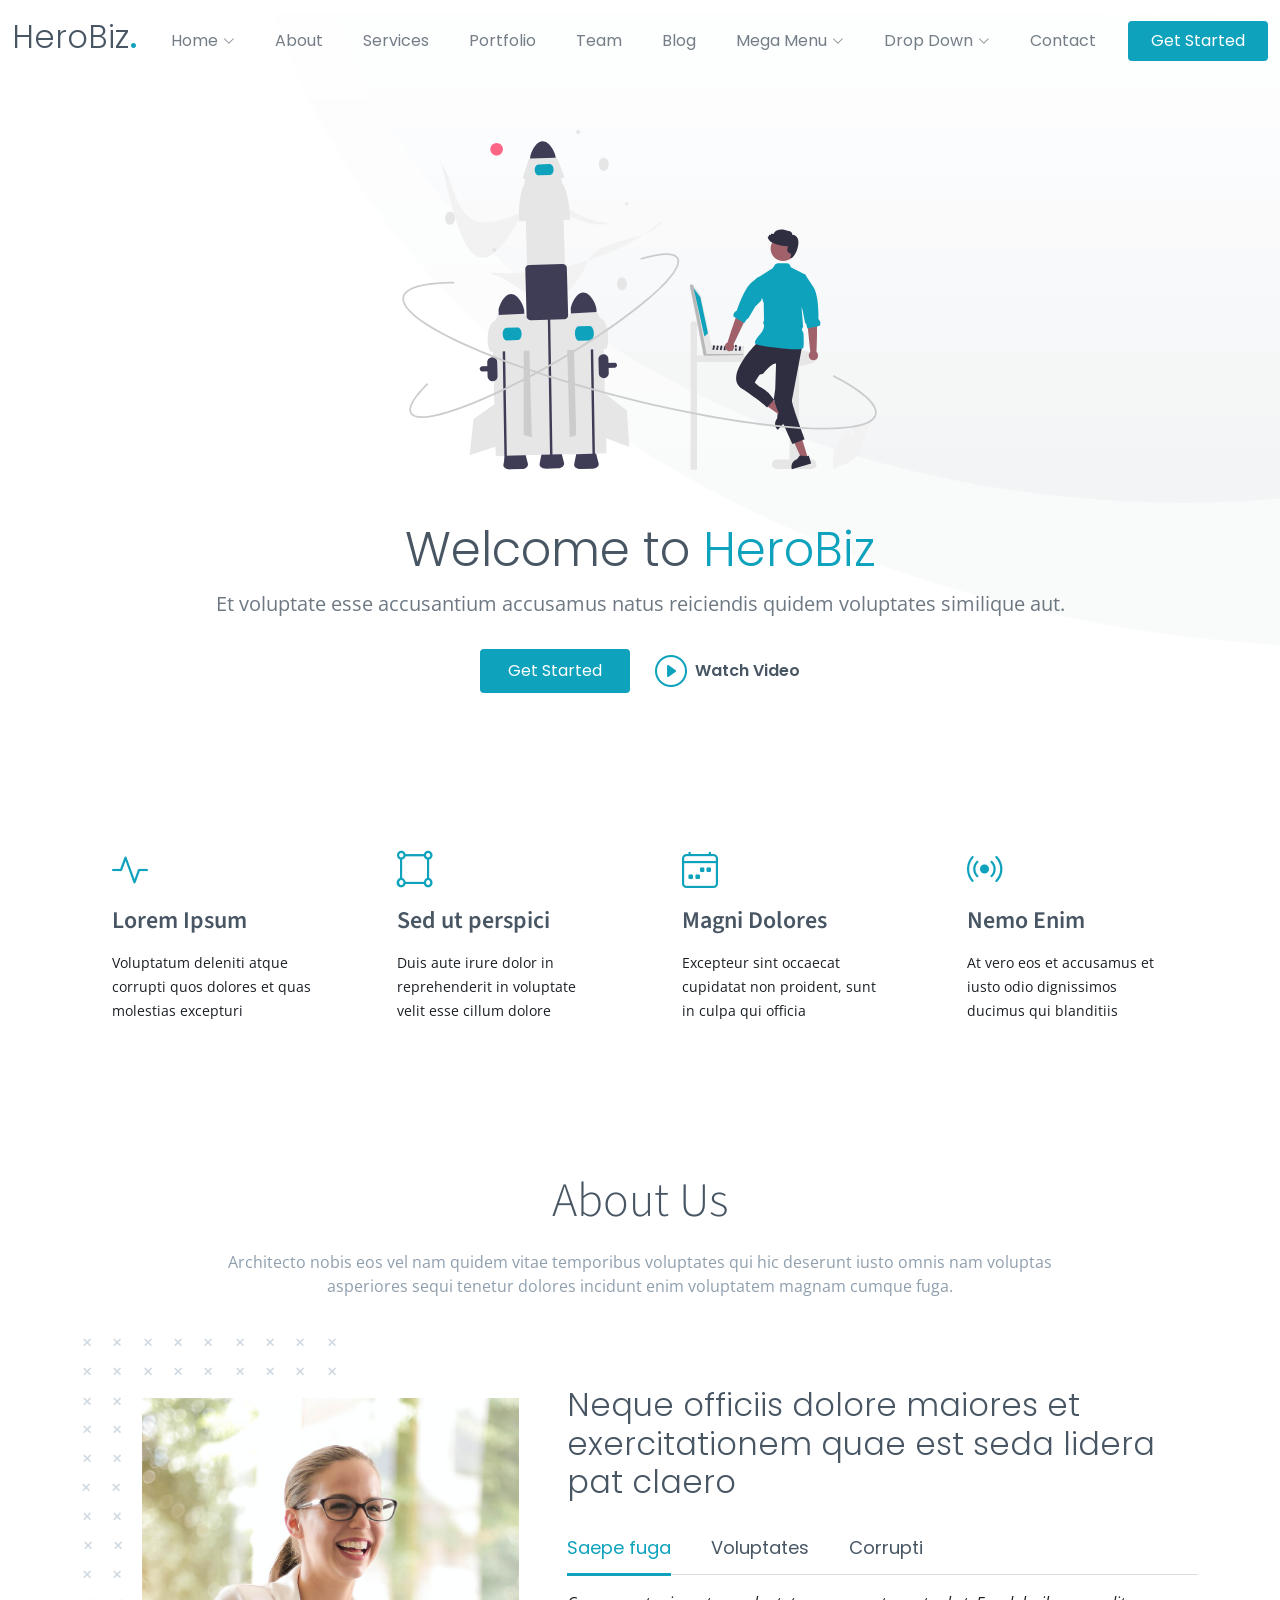
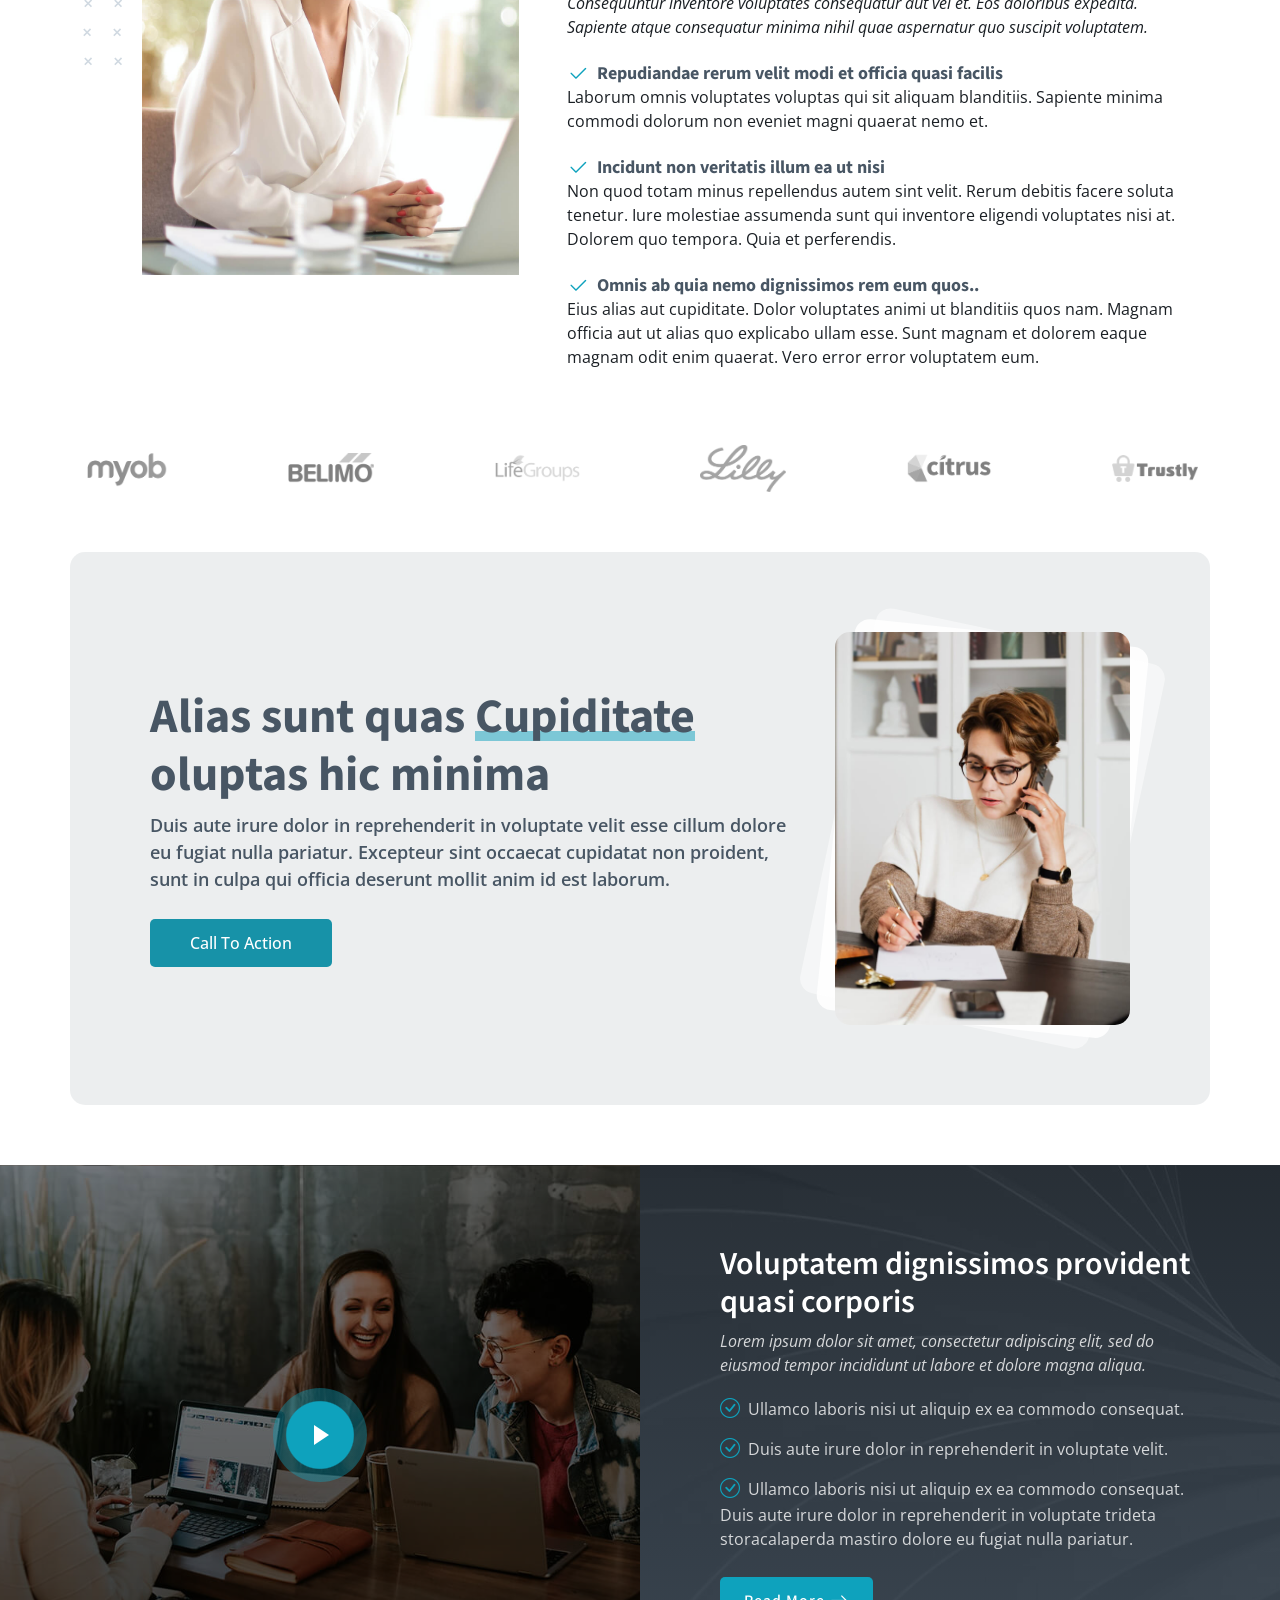
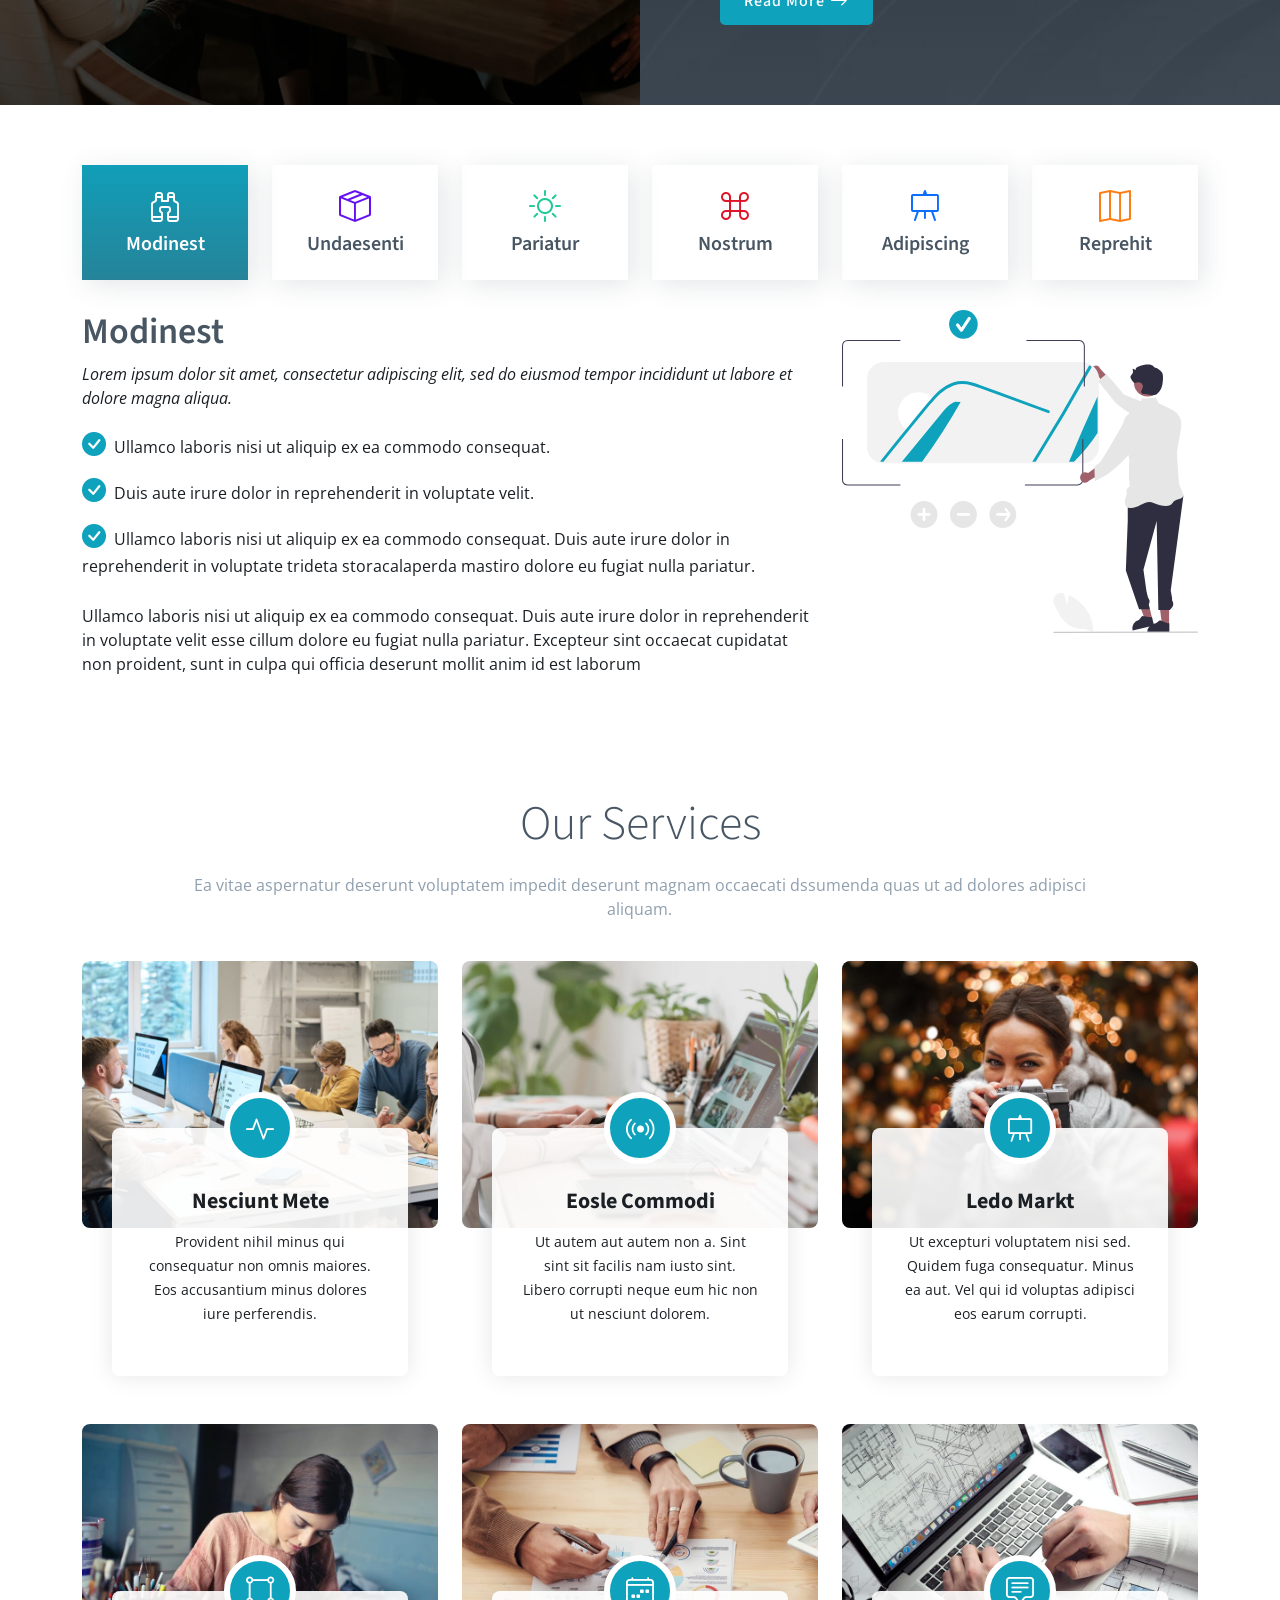
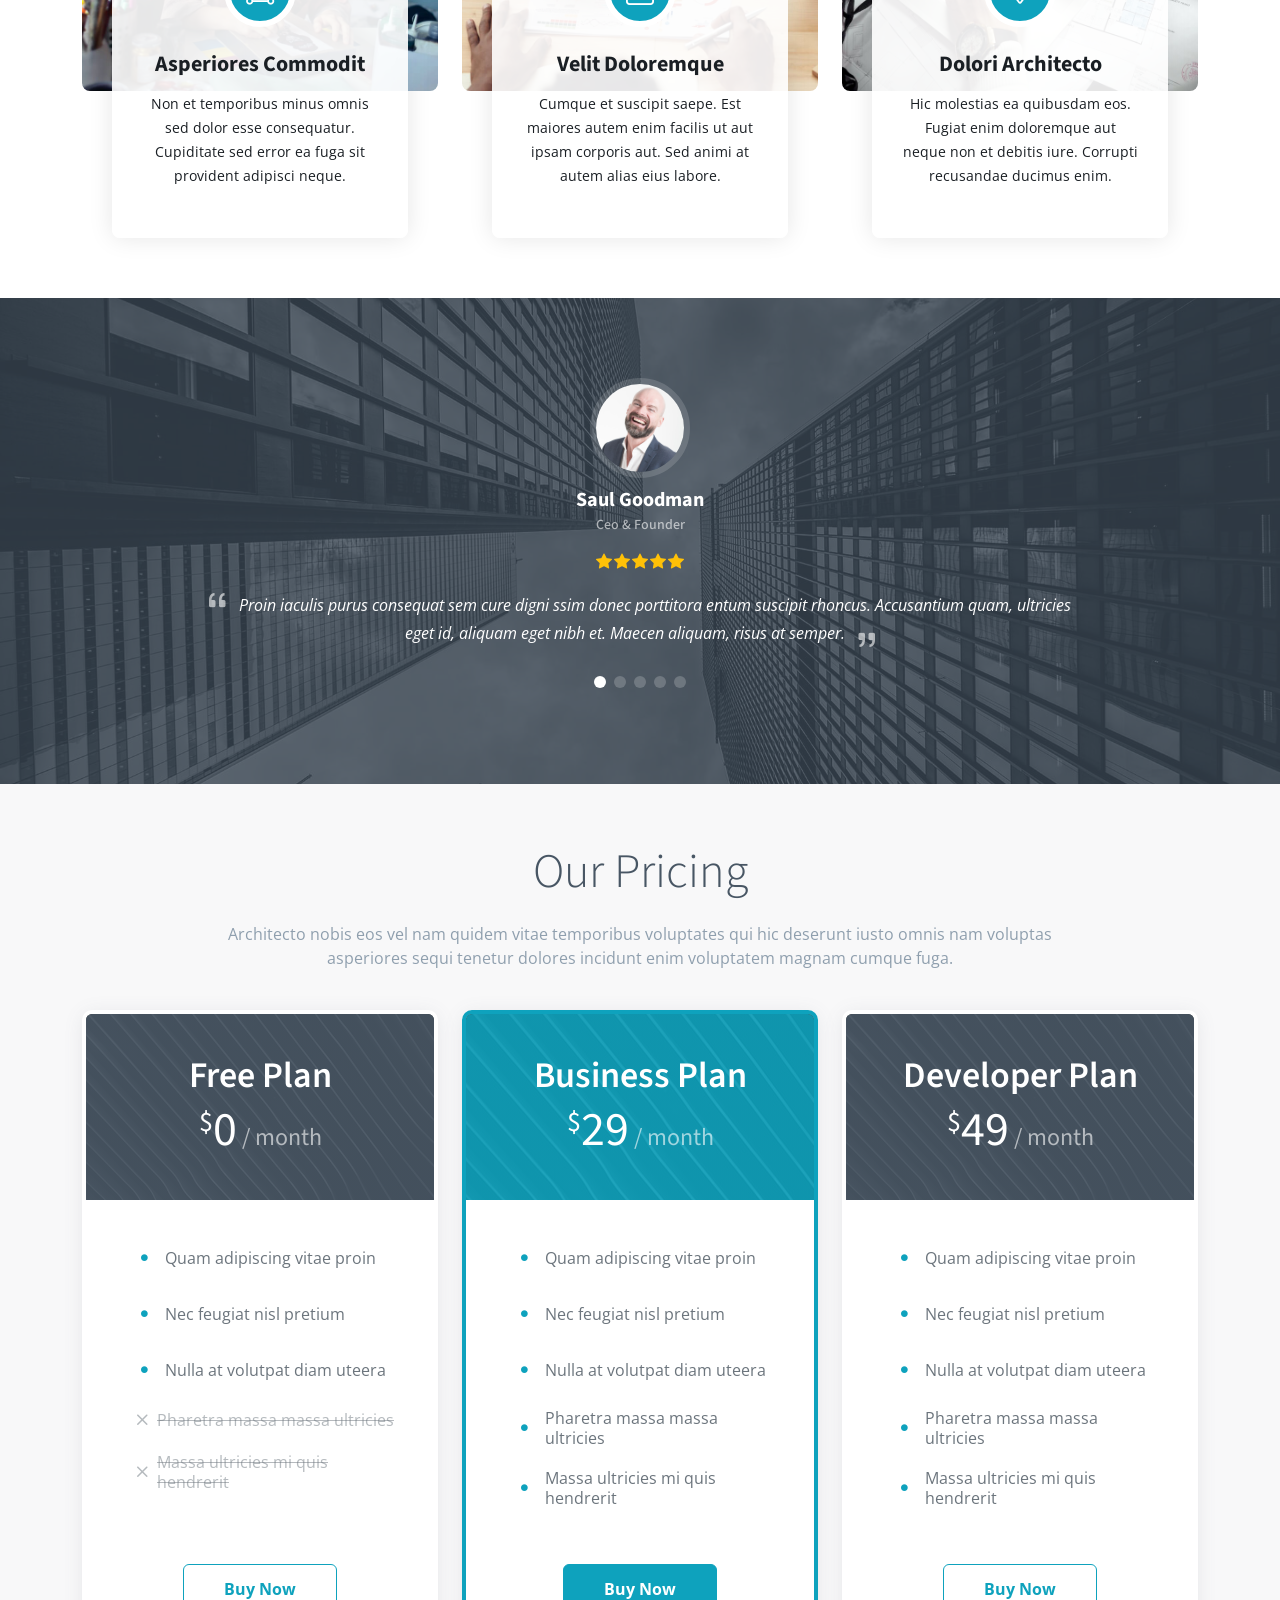
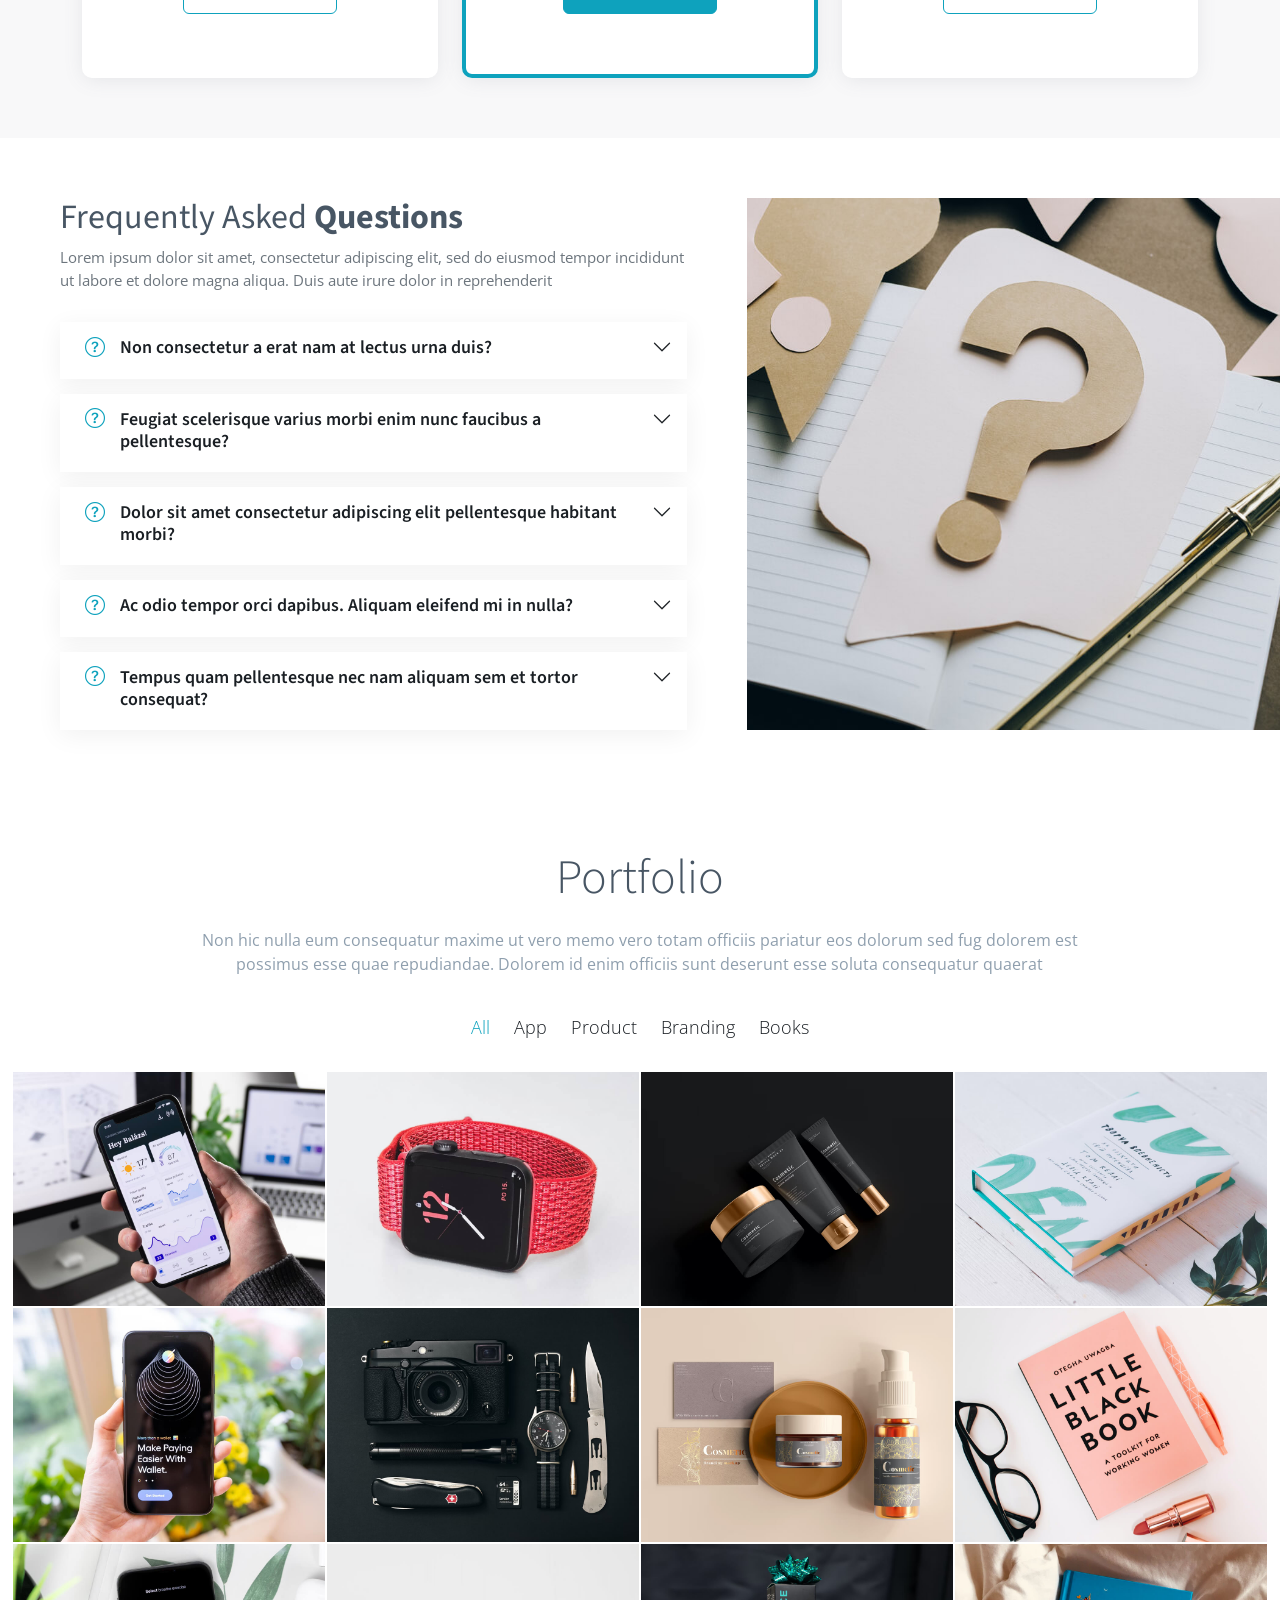
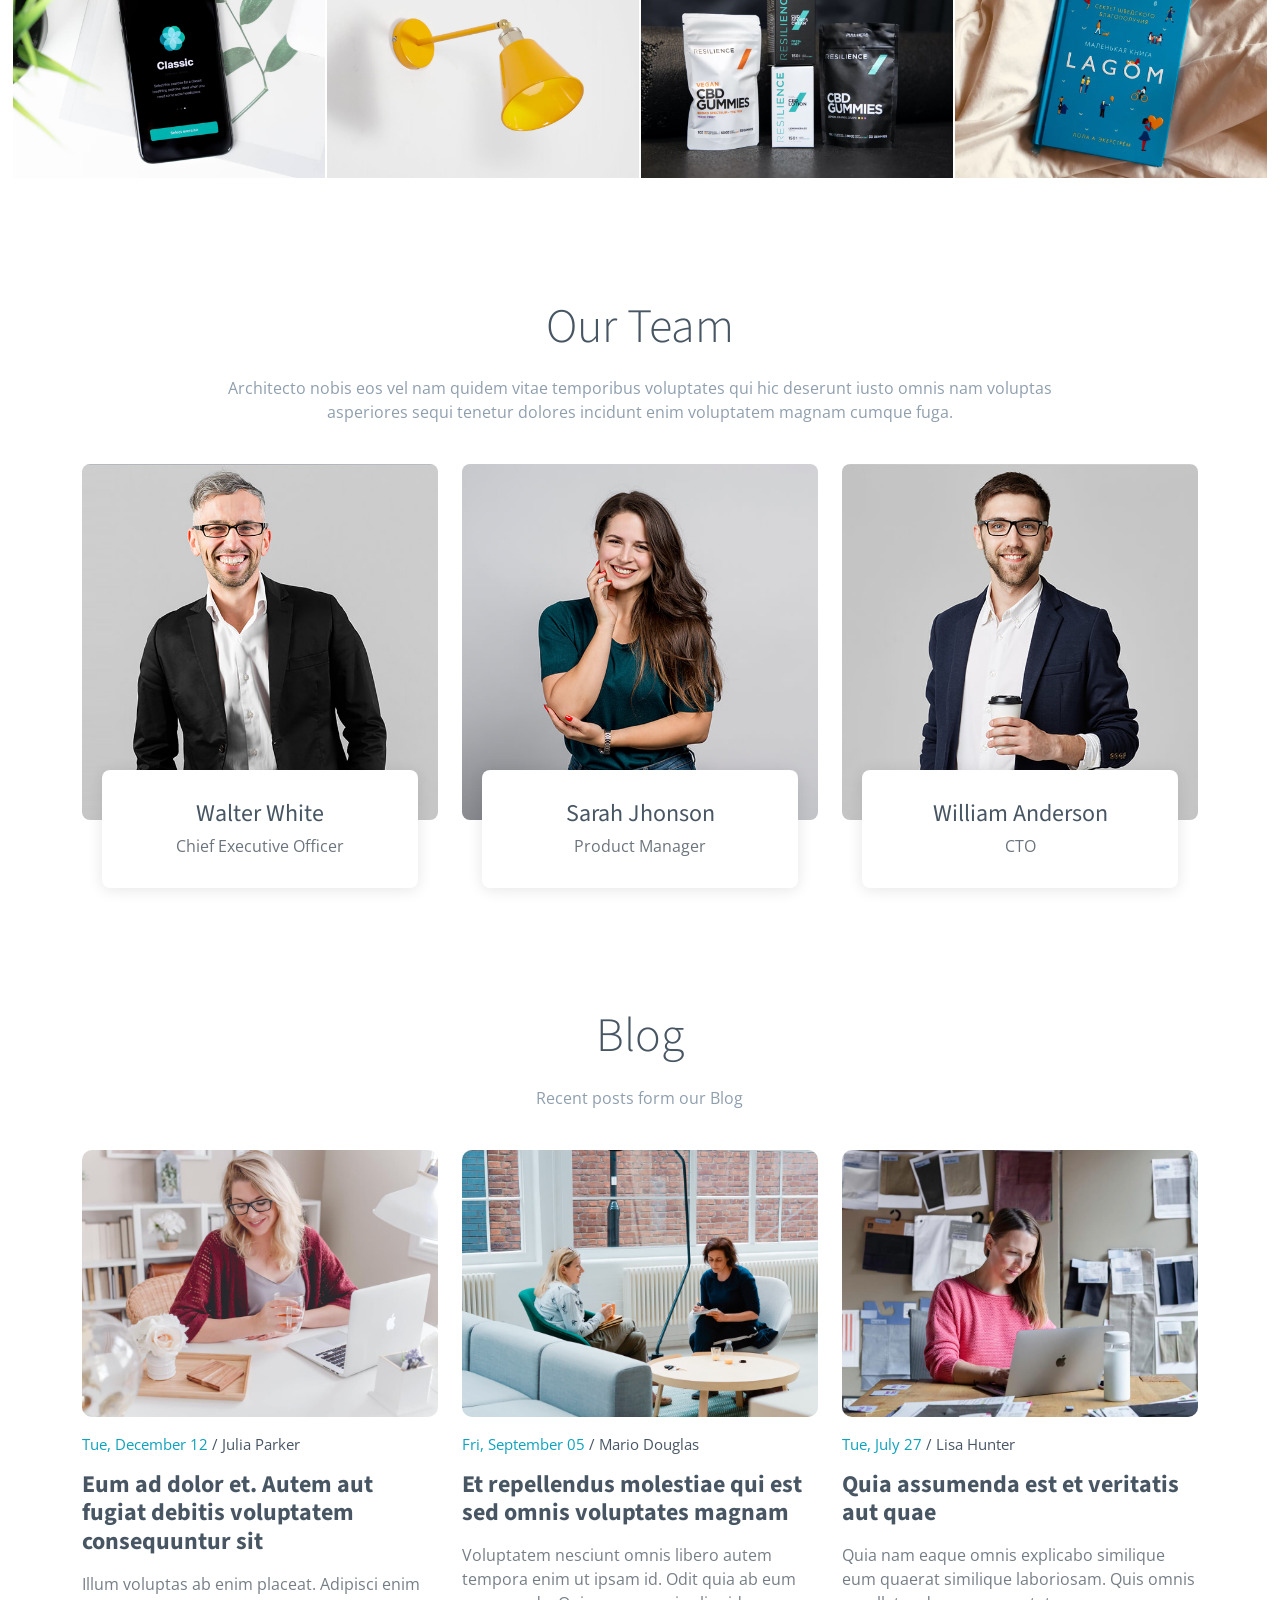
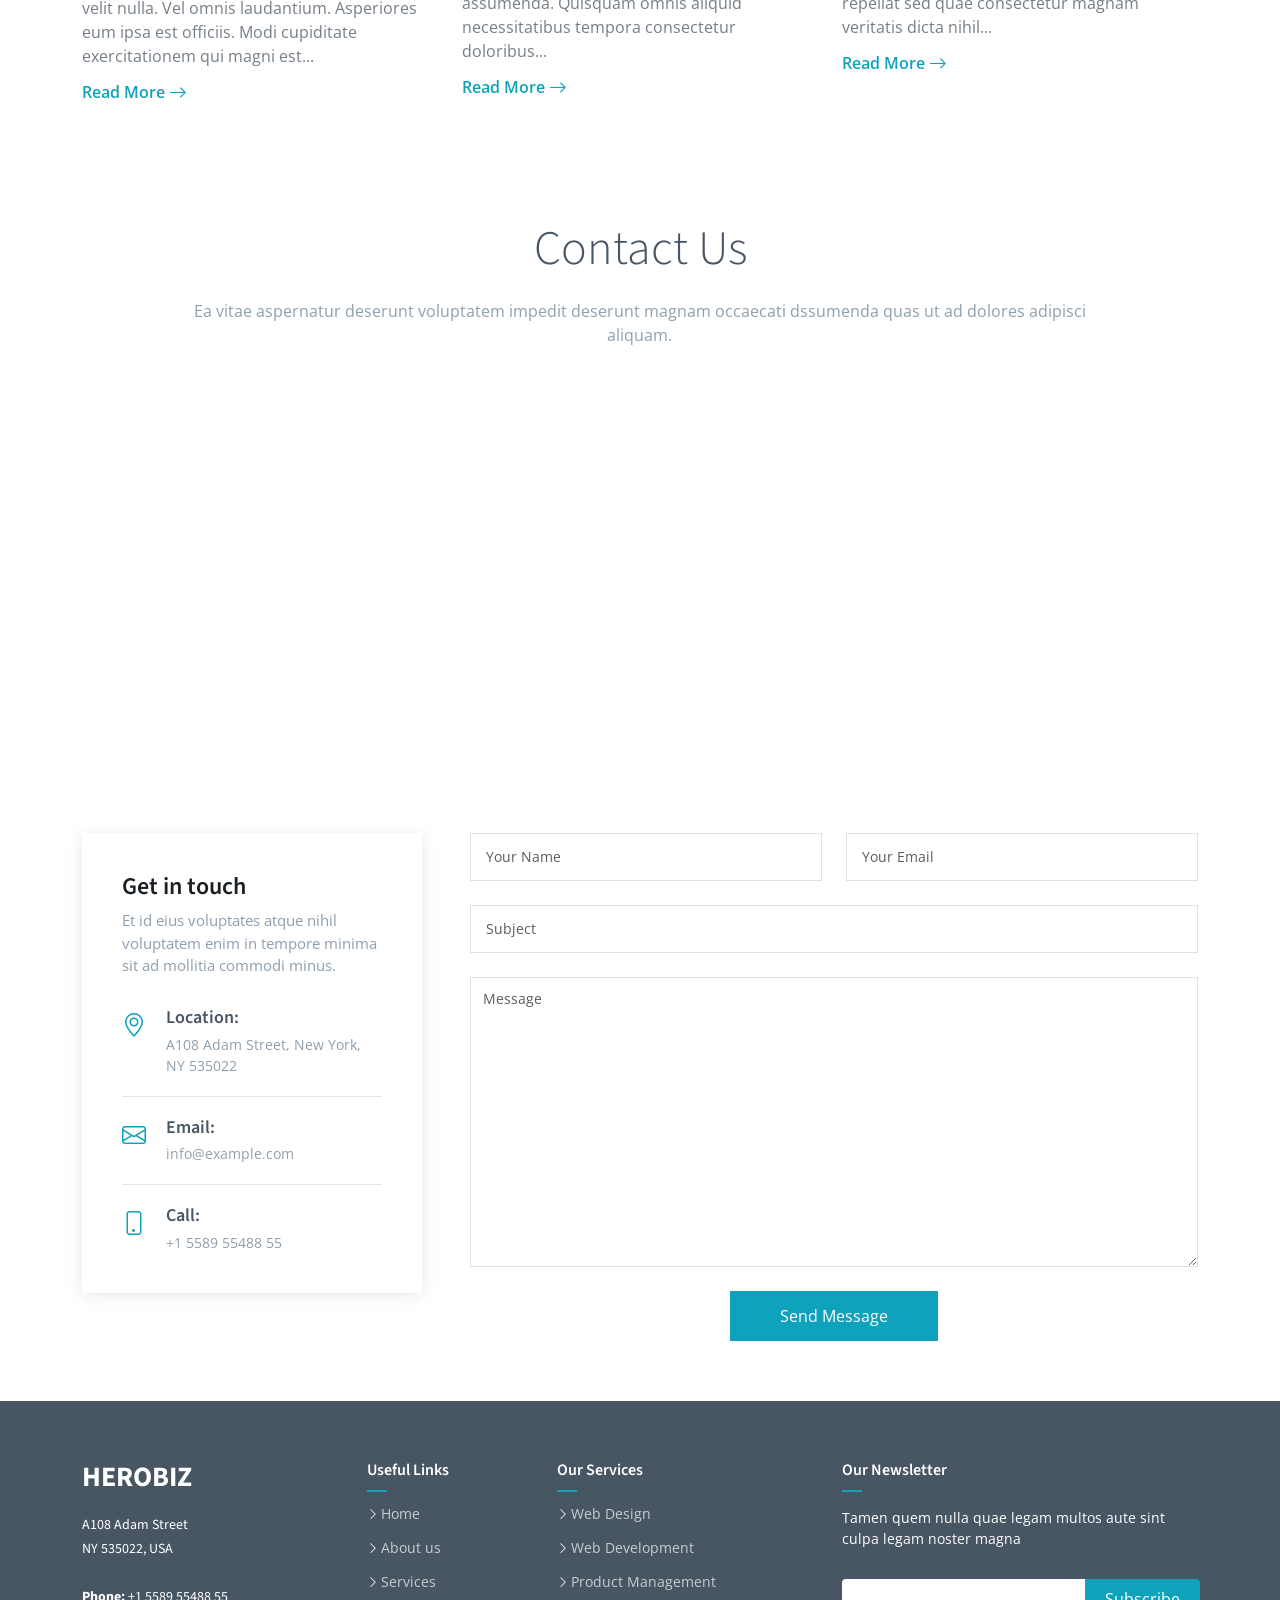
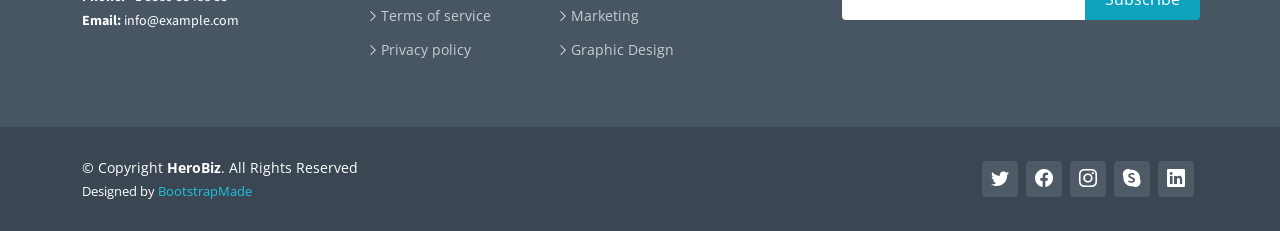
<file: files/HeroBiz/index.html>
<!DOCTYPE html>
<html lang="en">

<head>
  <meta charset="utf-8">
  <meta content="width=device-width, initial-scale=1.0" name="viewport">

  <title>HeroBiz Bootstrap Template - Home 1</title>
  <meta content="" name="description">
  <meta content="" name="keywords">

  <!-- Favicons -->
  <link href="assets/img/favicon.png" rel="icon">
  <link href="assets/img/apple-touch-icon.png" rel="apple-touch-icon">

  <!-- Google Fonts -->
  <link rel="preconnect" href="https://fonts.googleapis.com">
  <link rel="preconnect" href="https://fonts.gstatic.com" crossorigin>
  <link href="https://fonts.googleapis.com/css2?family=Open+Sans:ital,wght@0,300;0,400;0,500;0,600;0,700;1,300;1,400;1,500;1,600;1,700&family=Poppins:ital,wght@0,300;0,400;0,500;0,600;0,700;1,300;1,400;1,500;1,600;1,700&family=Source+Sans+Pro:ital,wght@0,300;0,400;0,600;0,700;1,300;1,400;1,600;1,700&display=swap" rel="stylesheet">

  <!-- Vendor CSS Files -->
  <link href="assets/vendor/bootstrap/css/bootstrap.min.css" rel="stylesheet">
  <link href="assets/vendor/bootstrap-icons/bootstrap-icons.css" rel="stylesheet">
  <link href="assets/vendor/aos/aos.css" rel="stylesheet">
  <link href="assets/vendor/glightbox/css/glightbox.min.css" rel="stylesheet">
  <link href="assets/vendor/swiper/swiper-bundle.min.css" rel="stylesheet">

  <!-- Variables CSS Files. Uncomment your preferred color scheme -->
  <link href="assets/css/variables.css" rel="stylesheet">
  <!-- <link href="assets/css/variables-blue.css" rel="stylesheet"> -->
  <!-- <link href="assets/css/variables-green.css" rel="stylesheet"> -->
  <!-- <link href="assets/css/variables-orange.css" rel="stylesheet"> -->
  <!-- <link href="assets/css/variables-purple.css" rel="stylesheet"> -->
  <!-- <link href="assets/css/variables-red.css" rel="stylesheet"> -->
  <!-- <link href="assets/css/variables-pink.css" rel="stylesheet"> -->

  <!-- Template Main CSS File -->
  <link href="assets/css/main.css" rel="stylesheet">

  <!-- =======================================================
  * Template Name: HeroBiz
  * Updated: May 30 2023 with Bootstrap v5.3.0
  * Template URL: https://bootstrapmade.com/herobiz-bootstrap-business-template/
  * Author: BootstrapMade.com
  * License: https://bootstrapmade.com/license/
  ======================================================== -->
</head>

<body>

  <!-- ======= Header ======= -->
  <header id="header" class="header fixed-top" data-scrollto-offset="0">
    <div class="container-fluid d-flex align-items-center justify-content-between">

      <a href="index.html" class="logo d-flex align-items-center scrollto me-auto me-lg-0">
        <!-- Uncomment the line below if you also wish to use an image logo -->
        <!-- <img src="assets/img/logo.png" alt=""> -->
        <h1>HeroBiz<span>.</span></h1>
      </a>

      <nav id="navbar" class="navbar">
        <ul>

          <li class="dropdown"><a href="#"><span>Home</span> <i class="bi bi-chevron-down dropdown-indicator"></i></a>
            <ul>
              <li><a href="index.html" class="active">Home 1 - index.html</a></li>
              <li><a href="index-2.html">Home 2 - index-2.html</a></li>
              <li><a href="index-3.html">Home 3 - index-3.html</a></li>
              <li><a href="index-4.html">Home 4 - index-4.html</a></li>
            </ul>
          </li>

          <li><a class="nav-link scrollto" href="index.html#about">About</a></li>
          <li><a class="nav-link scrollto" href="index.html#services">Services</a></li>
          <li><a class="nav-link scrollto" href="index.html#portfolio">Portfolio</a></li>
          <li><a class="nav-link scrollto" href="index.html#team">Team</a></li>
          <li><a href="blog.html">Blog</a></li>
          <li class="dropdown megamenu"><a href="#"><span>Mega Menu</span> <i class="bi bi-chevron-down dropdown-indicator"></i></a>
            <ul>
              <li>
                <a href="#">Column 1 link 1</a>
                <a href="#">Column 1 link 2</a>
                <a href="#">Column 1 link 3</a>
              </li>
              <li>
                <a href="#">Column 2 link 1</a>
                <a href="#">Column 2 link 2</a>
                <a href="#">Column 3 link 3</a>
              </li>
              <li>
                <a href="#">Column 3 link 1</a>
                <a href="#">Column 3 link 2</a>
                <a href="#">Column 3 link 3</a>
              </li>
              <li>
                <a href="#">Column 4 link 1</a>
                <a href="#">Column 4 link 2</a>
                <a href="#">Column 4 link 3</a>
              </li>
            </ul>
          </li>
          <li class="dropdown"><a href="#"><span>Drop Down</span> <i class="bi bi-chevron-down dropdown-indicator"></i></a>
            <ul>
              <li><a href="#">Drop Down 1</a></li>
              <li class="dropdown"><a href="#"><span>Deep Drop Down</span> <i class="bi bi-chevron-down dropdown-indicator"></i></a>
                <ul>
                  <li><a href="#">Deep Drop Down 1</a></li>
                  <li><a href="#">Deep Drop Down 2</a></li>
                  <li><a href="#">Deep Drop Down 3</a></li>
                  <li><a href="#">Deep Drop Down 4</a></li>
                  <li><a href="#">Deep Drop Down 5</a></li>
                </ul>
              </li>
              <li><a href="#">Drop Down 2</a></li>
              <li><a href="#">Drop Down 3</a></li>
              <li><a href="#">Drop Down 4</a></li>
            </ul>
          </li>
          <li><a class="nav-link scrollto" href="index.html#contact">Contact</a></li>
        </ul>
        <i class="bi bi-list mobile-nav-toggle d-none"></i>
      </nav><!-- .navbar -->

      <a class="btn-getstarted scrollto" href="index.html#about">Get Started</a>

    </div>
  </header><!-- End Header -->

  <section id="hero-animated" class="hero-animated d-flex align-items-center">
    <div class="container d-flex flex-column justify-content-center align-items-center text-center position-relative" data-aos="zoom-out">
      <img src="assets/img/hero-carousel/hero-carousel-3.svg" class="img-fluid animated">
      <h2>Welcome to <span>HeroBiz</span></h2>
      <p>Et voluptate esse accusantium accusamus natus reiciendis quidem voluptates similique aut.</p>
      <div class="d-flex">
        <a href="#about" class="btn-get-started scrollto">Get Started</a>
        <a href="https://www.youtube.com/watch?v=LXb3EKWsInQ" class="glightbox btn-watch-video d-flex align-items-center"><i class="bi bi-play-circle"></i><span>Watch Video</span></a>
      </div>
    </div>
  </section>

  <main id="main">

    <!-- ======= Featured Services Section ======= -->
    <section id="featured-services" class="featured-services">
      <div class="container">

        <div class="row gy-4">

          <div class="col-xl-3 col-md-6 d-flex" data-aos="zoom-out">
            <div class="service-item position-relative">
              <div class="icon"><i class="bi bi-activity icon"></i></div>
              <h4><a href="" class="stretched-link">Lorem Ipsum</a></h4>
              <p>Voluptatum deleniti atque corrupti quos dolores et quas molestias excepturi</p>
            </div>
          </div><!-- End Service Item -->

          <div class="col-xl-3 col-md-6 d-flex" data-aos="zoom-out" data-aos-delay="200">
            <div class="service-item position-relative">
              <div class="icon"><i class="bi bi-bounding-box-circles icon"></i></div>
              <h4><a href="" class="stretched-link">Sed ut perspici</a></h4>
              <p>Duis aute irure dolor in reprehenderit in voluptate velit esse cillum dolore</p>
            </div>
          </div><!-- End Service Item -->

          <div class="col-xl-3 col-md-6 d-flex" data-aos="zoom-out" data-aos-delay="400">
            <div class="service-item position-relative">
              <div class="icon"><i class="bi bi-calendar4-week icon"></i></div>
              <h4><a href="" class="stretched-link">Magni Dolores</a></h4>
              <p>Excepteur sint occaecat cupidatat non proident, sunt in culpa qui officia</p>
            </div>
          </div><!-- End Service Item -->

          <div class="col-xl-3 col-md-6 d-flex" data-aos="zoom-out" data-aos-delay="600">
            <div class="service-item position-relative">
              <div class="icon"><i class="bi bi-broadcast icon"></i></div>
              <h4><a href="" class="stretched-link">Nemo Enim</a></h4>
              <p>At vero eos et accusamus et iusto odio dignissimos ducimus qui blanditiis</p>
            </div>
          </div><!-- End Service Item -->

        </div>

      </div>
    </section><!-- End Featured Services Section -->

    <!-- ======= About Section ======= -->
    <section id="about" class="about">
      <div class="container" data-aos="fade-up">

        <div class="section-header">
          <h2>About Us</h2>
          <p>Architecto nobis eos vel nam quidem vitae temporibus voluptates qui hic deserunt iusto omnis nam voluptas asperiores sequi tenetur dolores incidunt enim voluptatem magnam cumque fuga.</p>
        </div>

        <div class="row g-4 g-lg-5" data-aos="fade-up" data-aos-delay="200">

          <div class="col-lg-5">
            <div class="about-img">
              <img src="assets/img/about.jpg" class="img-fluid" alt="">
            </div>
          </div>

          <div class="col-lg-7">
            <h3 class="pt-0 pt-lg-5">Neque officiis dolore maiores et exercitationem quae est seda lidera pat claero</h3>

            <!-- Tabs -->
            <ul class="nav nav-pills mb-3">
              <li><a class="nav-link active" data-bs-toggle="pill" href="#tab1">Saepe fuga</a></li>
              <li><a class="nav-link" data-bs-toggle="pill" href="#tab2">Voluptates</a></li>
              <li><a class="nav-link" data-bs-toggle="pill" href="#tab3">Corrupti</a></li>
            </ul><!-- End Tabs -->

            <!-- Tab Content -->
            <div class="tab-content">

              <div class="tab-pane fade show active" id="tab1">

                <p class="fst-italic">Consequuntur inventore voluptates consequatur aut vel et. Eos doloribus expedita. Sapiente atque consequatur minima nihil quae aspernatur quo suscipit voluptatem.</p>

                <div class="d-flex align-items-center mt-4">
                  <i class="bi bi-check2"></i>
                  <h4>Repudiandae rerum velit modi et officia quasi facilis</h4>
                </div>
                <p>Laborum omnis voluptates voluptas qui sit aliquam blanditiis. Sapiente minima commodi dolorum non eveniet magni quaerat nemo et.</p>

                <div class="d-flex align-items-center mt-4">
                  <i class="bi bi-check2"></i>
                  <h4>Incidunt non veritatis illum ea ut nisi</h4>
                </div>
                <p>Non quod totam minus repellendus autem sint velit. Rerum debitis facere soluta tenetur. Iure molestiae assumenda sunt qui inventore eligendi voluptates nisi at. Dolorem quo tempora. Quia et perferendis.</p>

                <div class="d-flex align-items-center mt-4">
                  <i class="bi bi-check2"></i>
                  <h4>Omnis ab quia nemo dignissimos rem eum quos..</h4>
                </div>
                <p>Eius alias aut cupiditate. Dolor voluptates animi ut blanditiis quos nam. Magnam officia aut ut alias quo explicabo ullam esse. Sunt magnam et dolorem eaque magnam odit enim quaerat. Vero error error voluptatem eum.</p>

              </div><!-- End Tab 1 Content -->

              <div class="tab-pane fade show" id="tab2">

                <p class="fst-italic">Consequuntur inventore voluptates consequatur aut vel et. Eos doloribus expedita. Sapiente atque consequatur minima nihil quae aspernatur quo suscipit voluptatem.</p>

                <div class="d-flex align-items-center mt-4">
                  <i class="bi bi-check2"></i>
                  <h4>Repudiandae rerum velit modi et officia quasi facilis</h4>
                </div>
                <p>Laborum omnis voluptates voluptas qui sit aliquam blanditiis. Sapiente minima commodi dolorum non eveniet magni quaerat nemo et.</p>

                <div class="d-flex align-items-center mt-4">
                  <i class="bi bi-check2"></i>
                  <h4>Incidunt non veritatis illum ea ut nisi</h4>
                </div>
                <p>Non quod totam minus repellendus autem sint velit. Rerum debitis facere soluta tenetur. Iure molestiae assumenda sunt qui inventore eligendi voluptates nisi at. Dolorem quo tempora. Quia et perferendis.</p>

                <div class="d-flex align-items-center mt-4">
                  <i class="bi bi-check2"></i>
                  <h4>Omnis ab quia nemo dignissimos rem eum quos..</h4>
                </div>
                <p>Eius alias aut cupiditate. Dolor voluptates animi ut blanditiis quos nam. Magnam officia aut ut alias quo explicabo ullam esse. Sunt magnam et dolorem eaque magnam odit enim quaerat. Vero error error voluptatem eum.</p>

              </div><!-- End Tab 2 Content -->

              <div class="tab-pane fade show" id="tab3">

                <p class="fst-italic">Consequuntur inventore voluptates consequatur aut vel et. Eos doloribus expedita. Sapiente atque consequatur minima nihil quae aspernatur quo suscipit voluptatem.</p>

                <div class="d-flex align-items-center mt-4">
                  <i class="bi bi-check2"></i>
                  <h4>Repudiandae rerum velit modi et officia quasi facilis</h4>
                </div>
                <p>Laborum omnis voluptates voluptas qui sit aliquam blanditiis. Sapiente minima commodi dolorum non eveniet magni quaerat nemo et.</p>

                <div class="d-flex align-items-center mt-4">
                  <i class="bi bi-check2"></i>
                  <h4>Incidunt non veritatis illum ea ut nisi</h4>
                </div>
                <p>Non quod totam minus repellendus autem sint velit. Rerum debitis facere soluta tenetur. Iure molestiae assumenda sunt qui inventore eligendi voluptates nisi at. Dolorem quo tempora. Quia et perferendis.</p>

                <div class="d-flex align-items-center mt-4">
                  <i class="bi bi-check2"></i>
                  <h4>Omnis ab quia nemo dignissimos rem eum quos..</h4>
                </div>
                <p>Eius alias aut cupiditate. Dolor voluptates animi ut blanditiis quos nam. Magnam officia aut ut alias quo explicabo ullam esse. Sunt magnam et dolorem eaque magnam odit enim quaerat. Vero error error voluptatem eum.</p>

              </div><!-- End Tab 3 Content -->

            </div>

          </div>

        </div>

      </div>
    </section><!-- End About Section -->

    <!-- ======= Clients Section ======= -->
    <section id="clients" class="clients">
      <div class="container" data-aos="zoom-out">

        <div class="clients-slider swiper">
          <div class="swiper-wrapper align-items-center">
            <div class="swiper-slide"><img src="assets/img/clients/client-1.png" class="img-fluid" alt=""></div>
            <div class="swiper-slide"><img src="assets/img/clients/client-2.png" class="img-fluid" alt=""></div>
            <div class="swiper-slide"><img src="assets/img/clients/client-3.png" class="img-fluid" alt=""></div>
            <div class="swiper-slide"><img src="assets/img/clients/client-4.png" class="img-fluid" alt=""></div>
            <div class="swiper-slide"><img src="assets/img/clients/client-5.png" class="img-fluid" alt=""></div>
            <div class="swiper-slide"><img src="assets/img/clients/client-6.png" class="img-fluid" alt=""></div>
            <div class="swiper-slide"><img src="assets/img/clients/client-7.png" class="img-fluid" alt=""></div>
            <div class="swiper-slide"><img src="assets/img/clients/client-8.png" class="img-fluid" alt=""></div>
          </div>
        </div>

      </div>
    </section><!-- End Clients Section -->

    <!-- ======= Call To Action Section ======= -->
    <section id="cta" class="cta">
      <div class="container" data-aos="zoom-out">

        <div class="row g-5">

          <div class="col-lg-8 col-md-6 content d-flex flex-column justify-content-center order-last order-md-first">
            <h3>Alias sunt quas <em>Cupiditate</em> oluptas hic minima</h3>
            <p> Duis aute irure dolor in reprehenderit in voluptate velit esse cillum dolore eu fugiat nulla pariatur. Excepteur sint occaecat cupidatat non proident, sunt in culpa qui officia deserunt mollit anim id est laborum.</p>
            <a class="cta-btn align-self-start" href="#">Call To Action</a>
          </div>

          <div class="col-lg-4 col-md-6 order-first order-md-last d-flex align-items-center">
            <div class="img">
              <img src="assets/img/cta.jpg" alt="" class="img-fluid">
            </div>
          </div>

        </div>

      </div>
    </section><!-- End Call To Action Section -->

    <!-- ======= On Focus Section ======= -->
    <section id="onfocus" class="onfocus">
      <div class="container-fluid p-0" data-aos="fade-up">

        <div class="row g-0">
          <div class="col-lg-6 video-play position-relative">
            <a href="https://www.youtube.com/watch?v=LXb3EKWsInQ" class="glightbox play-btn"></a>
          </div>
          <div class="col-lg-6">
            <div class="content d-flex flex-column justify-content-center h-100">
              <h3>Voluptatem dignissimos provident quasi corporis</h3>
              <p class="fst-italic">
                Lorem ipsum dolor sit amet, consectetur adipiscing elit, sed do eiusmod tempor incididunt ut labore et dolore
                magna aliqua.
              </p>
              <ul>
                <li><i class="bi bi-check-circle"></i> Ullamco laboris nisi ut aliquip ex ea commodo consequat.</li>
                <li><i class="bi bi-check-circle"></i> Duis aute irure dolor in reprehenderit in voluptate velit.</li>
                <li><i class="bi bi-check-circle"></i> Ullamco laboris nisi ut aliquip ex ea commodo consequat. Duis aute irure dolor in reprehenderit in voluptate trideta storacalaperda mastiro dolore eu fugiat nulla pariatur.</li>
              </ul>
              <a href="#" class="read-more align-self-start"><span>Read More</span><i class="bi bi-arrow-right"></i></a>
            </div>
          </div>
        </div>

      </div>
    </section><!-- End On Focus Section -->

    <!-- ======= Features Section ======= -->
    <section id="features" class="features">
      <div class="container" data-aos="fade-up">

        <ul class="nav nav-tabs row gy-4 d-flex">

          <li class="nav-item col-6 col-md-4 col-lg-2">
            <a class="nav-link active show" data-bs-toggle="tab" data-bs-target="#tab-1">
              <i class="bi bi-binoculars color-cyan"></i>
              <h4>Modinest</h4>
            </a>
          </li><!-- End Tab 1 Nav -->

          <li class="nav-item col-6 col-md-4 col-lg-2">
            <a class="nav-link" data-bs-toggle="tab" data-bs-target="#tab-2">
              <i class="bi bi-box-seam color-indigo"></i>
              <h4>Undaesenti</h4>
            </a>
          </li><!-- End Tab 2 Nav -->

          <li class="nav-item col-6 col-md-4 col-lg-2">
            <a class="nav-link" data-bs-toggle="tab" data-bs-target="#tab-3">
              <i class="bi bi-brightness-high color-teal"></i>
              <h4>Pariatur</h4>
            </a>
          </li><!-- End Tab 3 Nav -->

          <li class="nav-item col-6 col-md-4 col-lg-2">
            <a class="nav-link" data-bs-toggle="tab" data-bs-target="#tab-4">
              <i class="bi bi-command color-red"></i>
              <h4>Nostrum</h4>
            </a>
          </li><!-- End Tab 4 Nav -->

          <li class="nav-item col-6 col-md-4 col-lg-2">
            <a class="nav-link" data-bs-toggle="tab" data-bs-target="#tab-5">
              <i class="bi bi-easel color-blue"></i>
              <h4>Adipiscing</h4>
            </a>
          </li><!-- End Tab 5 Nav -->

          <li class="nav-item col-6 col-md-4 col-lg-2">
            <a class="nav-link" data-bs-toggle="tab" data-bs-target="#tab-6">
              <i class="bi bi-map color-orange"></i>
              <h4>Reprehit</h4>
            </a>
          </li><!-- End Tab 6 Nav -->

        </ul>

        <div class="tab-content">

          <div class="tab-pane active show" id="tab-1">
            <div class="row gy-4">
              <div class="col-lg-8 order-2 order-lg-1" data-aos="fade-up" data-aos-delay="100">
                <h3>Modinest</h3>
                <p class="fst-italic">
                  Lorem ipsum dolor sit amet, consectetur adipiscing elit, sed do eiusmod tempor incididunt ut labore et dolore
                  magna aliqua.
                </p>
                <ul>
                  <li><i class="bi bi-check-circle-fill"></i> Ullamco laboris nisi ut aliquip ex ea commodo consequat.</li>
                  <li><i class="bi bi-check-circle-fill"></i> Duis aute irure dolor in reprehenderit in voluptate velit.</li>
                  <li><i class="bi bi-check-circle-fill"></i> Ullamco laboris nisi ut aliquip ex ea commodo consequat. Duis aute irure dolor in reprehenderit in voluptate trideta storacalaperda mastiro dolore eu fugiat nulla pariatur.</li>
                </ul>
                <p>
                  Ullamco laboris nisi ut aliquip ex ea commodo consequat. Duis aute irure dolor in reprehenderit in voluptate
                  velit esse cillum dolore eu fugiat nulla pariatur. Excepteur sint occaecat cupidatat non proident, sunt in
                  culpa qui officia deserunt mollit anim id est laborum
                </p>
              </div>
              <div class="col-lg-4 order-1 order-lg-2 text-center" data-aos="fade-up" data-aos-delay="200">
                <img src="assets/img/features-1.svg" alt="" class="img-fluid">
              </div>
            </div>
          </div><!-- End Tab Content 1 -->

          <div class="tab-pane" id="tab-2">
            <div class="row gy-4">
              <div class="col-lg-8 order-2 order-lg-1">
                <h3>Undaesenti</h3>
                <p>
                  Ullamco laboris nisi ut aliquip ex ea commodo consequat. Duis aute irure dolor in reprehenderit in voluptate
                  velit esse cillum dolore eu fugiat nulla pariatur. Excepteur sint occaecat cupidatat non proident, sunt in
                  culpa qui officia deserunt mollit anim id est laborum
                </p>
                <p class="fst-italic">
                  Lorem ipsum dolor sit amet, consectetur adipiscing elit, sed do eiusmod tempor incididunt ut labore et dolore
                  magna aliqua.
                </p>
                <ul>
                  <li><i class="bi bi-check-circle-fill"></i> Ullamco laboris nisi ut aliquip ex ea commodo consequat.</li>
                  <li><i class="bi bi-check-circle-fill"></i> Duis aute irure dolor in reprehenderit in voluptate velit.</li>
                  <li><i class="bi bi-check-circle-fill"></i> Provident mollitia neque rerum asperiores dolores quos qui a. Ipsum neque dolor voluptate nisi sed.</li>
                  <li><i class="bi bi-check-circle-fill"></i> Ullamco laboris nisi ut aliquip ex ea commodo consequat. Duis aute irure dolor in reprehenderit in voluptate trideta storacalaperda mastiro dolore eu fugiat nulla pariatur.</li>
                </ul>
              </div>
              <div class="col-lg-4 order-1 order-lg-2 text-center">
                <img src="assets/img/features-2.svg" alt="" class="img-fluid">
              </div>
            </div>
          </div><!-- End Tab Content 2 -->

          <div class="tab-pane" id="tab-3">
            <div class="row gy-4">
              <div class="col-lg-8 order-2 order-lg-1">
                <h3>Pariatur</h3>
                <p>
                  Ullamco laboris nisi ut aliquip ex ea commodo consequat. Duis aute irure dolor in reprehenderit in voluptate
                  velit esse cillum dolore eu fugiat nulla pariatur. Excepteur sint occaecat cupidatat non proident, sunt in
                  culpa qui officia deserunt mollit anim id est laborum
                </p>
                <ul>
                  <li><i class="bi bi-check-circle-fill"></i> Ullamco laboris nisi ut aliquip ex ea commodo consequat.</li>
                  <li><i class="bi bi-check-circle-fill"></i> Duis aute irure dolor in reprehenderit in voluptate velit.</li>
                  <li><i class="bi bi-check-circle-fill"></i> Provident mollitia neque rerum asperiores dolores quos qui a. Ipsum neque dolor voluptate nisi sed.</li>
                </ul>
                <p class="fst-italic">
                  Lorem ipsum dolor sit amet, consectetur adipiscing elit, sed do eiusmod tempor incididunt ut labore et dolore
                  magna aliqua.
                </p>
              </div>
              <div class="col-lg-4 order-1 order-lg-2 text-center">
                <img src="assets/img/features-3.svg" alt="" class="img-fluid">
              </div>
            </div>
          </div><!-- End Tab Content 3 -->

          <div class="tab-pane" id="tab-4">
            <div class="row gy-4">
              <div class="col-lg-8 order-2 order-lg-1">
                <h3>Nostrum</h3>
                <p>
                  Ullamco laboris nisi ut aliquip ex ea commodo consequat. Duis aute irure dolor in reprehenderit in voluptate
                  velit esse cillum dolore eu fugiat nulla pariatur. Excepteur sint occaecat cupidatat non proident, sunt in
                  culpa qui officia deserunt mollit anim id est laborum
                </p>
                <p class="fst-italic">
                  Lorem ipsum dolor sit amet, consectetur adipiscing elit, sed do eiusmod tempor incididunt ut labore et dolore
                  magna aliqua.
                </p>
                <ul>
                  <li><i class="bi bi-check-circle-fill"></i> Ullamco laboris nisi ut aliquip ex ea commodo consequat.</li>
                  <li><i class="bi bi-check-circle-fill"></i> Duis aute irure dolor in reprehenderit in voluptate velit.</li>
                  <li><i class="bi bi-check-circle-fill"></i> Ullamco laboris nisi ut aliquip ex ea commodo consequat. Duis aute irure dolor in reprehenderit in voluptate trideta storacalaperda mastiro dolore eu fugiat nulla pariatur.</li>
                </ul>
              </div>
              <div class="col-lg-4 order-1 order-lg-2 text-center">
                <img src="assets/img/features-4.svg" alt="" class="img-fluid">
              </div>
            </div>
          </div><!-- End Tab Content 4 -->

          <div class="tab-pane" id="tab-5">
            <div class="row gy-4">
              <div class="col-lg-8 order-2 order-lg-1">
                <h3>Adipiscing</h3>
                <p>
                  Ullamco laboris nisi ut aliquip ex ea commodo consequat. Duis aute irure dolor in reprehenderit in voluptate
                  velit esse cillum dolore eu fugiat nulla pariatur. Excepteur sint occaecat cupidatat non proident, sunt in
                  culpa qui officia deserunt mollit anim id est laborum
                </p>
                <p class="fst-italic">
                  Lorem ipsum dolor sit amet, consectetur adipiscing elit, sed do eiusmod tempor incididunt ut labore et dolore
                  magna aliqua.
                </p>
                <ul>
                  <li><i class="bi bi-check-circle-fill"></i> Ullamco laboris nisi ut aliquip ex ea commodo consequat.</li>
                  <li><i class="bi bi-check-circle-fill"></i> Duis aute irure dolor in reprehenderit in voluptate velit.</li>
                  <li><i class="bi bi-check-circle-fill"></i> Ullamco laboris nisi ut aliquip ex ea commodo consequat. Duis aute irure dolor in reprehenderit in voluptate trideta storacalaperda mastiro dolore eu fugiat nulla pariatur.</li>
                </ul>
              </div>
              <div class="col-lg-4 order-1 order-lg-2 text-center">
                <img src="assets/img/features-5.svg" alt="" class="img-fluid">
              </div>
            </div>
          </div><!-- End Tab Content 5 -->

          <div class="tab-pane" id="tab-6">
            <div class="row gy-4">
              <div class="col-lg-8 order-2 order-lg-1">
                <h3>Reprehit</h3>
                <p>
                  Ullamco laboris nisi ut aliquip ex ea commodo consequat. Duis aute irure dolor in reprehenderit in voluptate
                  velit esse cillum dolore eu fugiat nulla pariatur. Excepteur sint occaecat cupidatat non proident, sunt in
                  culpa qui officia deserunt mollit anim id est laborum
                </p>
                <p class="fst-italic">
                  Lorem ipsum dolor sit amet, consectetur adipiscing elit, sed do eiusmod tempor incididunt ut labore et dolore
                  magna aliqua.
                </p>
                <ul>
                  <li><i class="bi bi-check-circle-fill"></i> Ullamco laboris nisi ut aliquip ex ea commodo consequat.</li>
                  <li><i class="bi bi-check-circle-fill"></i> Duis aute irure dolor in reprehenderit in voluptate velit.</li>
                  <li><i class="bi bi-check-circle-fill"></i> Ullamco laboris nisi ut aliquip ex ea commodo consequat. Duis aute irure dolor in reprehenderit in voluptate trideta storacalaperda mastiro dolore eu fugiat nulla pariatur.</li>
                </ul>
              </div>
              <div class="col-lg-4 order-1 order-lg-2 text-center">
                <img src="assets/img/features-6.svg" alt="" class="img-fluid">
              </div>
            </div>
          </div><!-- End Tab Content 6 -->

        </div>

      </div>
    </section><!-- End Features Section -->

    <!-- ======= Services Section ======= -->
    <section id="services" class="services">
      <div class="container" data-aos="fade-up">

        <div class="section-header">
          <h2>Our Services</h2>
          <p>Ea vitae aspernatur deserunt voluptatem impedit deserunt magnam occaecati dssumenda quas ut ad dolores adipisci aliquam.</p>
        </div>

        <div class="row gy-5">

          <div class="col-xl-4 col-md-6" data-aos="zoom-in" data-aos-delay="200">
            <div class="service-item">
              <div class="img">
                <img src="assets/img/services-1.jpg" class="img-fluid" alt="">
              </div>
              <div class="details position-relative">
                <div class="icon">
                  <i class="bi bi-activity"></i>
                </div>
                <a href="#" class="stretched-link">
                  <h3>Nesciunt Mete</h3>
                </a>
                <p>Provident nihil minus qui consequatur non omnis maiores. Eos accusantium minus dolores iure perferendis.</p>
              </div>
            </div>
          </div><!-- End Service Item -->

          <div class="col-xl-4 col-md-6" data-aos="zoom-in" data-aos-delay="300">
            <div class="service-item">
              <div class="img">
                <img src="assets/img/services-2.jpg" class="img-fluid" alt="">
              </div>
              <div class="details position-relative">
                <div class="icon">
                  <i class="bi bi-broadcast"></i>
                </div>
                <a href="#" class="stretched-link">
                  <h3>Eosle Commodi</h3>
                </a>
                <p>Ut autem aut autem non a. Sint sint sit facilis nam iusto sint. Libero corrupti neque eum hic non ut nesciunt dolorem.</p>
              </div>
            </div>
          </div><!-- End Service Item -->

          <div class="col-xl-4 col-md-6" data-aos="zoom-in" data-aos-delay="400">
            <div class="service-item">
              <div class="img">
                <img src="assets/img/services-3.jpg" class="img-fluid" alt="">
              </div>
              <div class="details position-relative">
                <div class="icon">
                  <i class="bi bi-easel"></i>
                </div>
                <a href="#" class="stretched-link">
                  <h3>Ledo Markt</h3>
                </a>
                <p>Ut excepturi voluptatem nisi sed. Quidem fuga consequatur. Minus ea aut. Vel qui id voluptas adipisci eos earum corrupti.</p>
              </div>
            </div>
          </div><!-- End Service Item -->

          <div class="col-xl-4 col-md-6" data-aos="zoom-in" data-aos-delay="500">
            <div class="service-item">
              <div class="img">
                <img src="assets/img/services-4.jpg" class="img-fluid" alt="">
              </div>
              <div class="details position-relative">
                <div class="icon">
                  <i class="bi bi-bounding-box-circles"></i>
                </div>
                <a href="#" class="stretched-link">
                  <h3>Asperiores Commodit</h3>
                </a>
                <p>Non et temporibus minus omnis sed dolor esse consequatur. Cupiditate sed error ea fuga sit provident adipisci neque.</p>
                <a href="#" class="stretched-link"></a>
              </div>
            </div>
          </div><!-- End Service Item -->

          <div class="col-xl-4 col-md-6" data-aos="zoom-in" data-aos-delay="600">
            <div class="service-item">
              <div class="img">
                <img src="assets/img/services-5.jpg" class="img-fluid" alt="">
              </div>
              <div class="details position-relative">
                <div class="icon">
                  <i class="bi bi-calendar4-week"></i>
                </div>
                <a href="#" class="stretched-link">
                  <h3>Velit Doloremque</h3>
                </a>
                <p>Cumque et suscipit saepe. Est maiores autem enim facilis ut aut ipsam corporis aut. Sed animi at autem alias eius labore.</p>
                <a href="#" class="stretched-link"></a>
              </div>
            </div>
          </div><!-- End Service Item -->

          <div class="col-xl-4 col-md-6" data-aos="zoom-in" data-aos-delay="700">
            <div class="service-item">
              <div class="img">
                <img src="assets/img/services-6.jpg" class="img-fluid" alt="">
              </div>
              <div class="details position-relative">
                <div class="icon">
                  <i class="bi bi-chat-square-text"></i>
                </div>
                <a href="#" class="stretched-link">
                  <h3>Dolori Architecto</h3>
                </a>
                <p>Hic molestias ea quibusdam eos. Fugiat enim doloremque aut neque non et debitis iure. Corrupti recusandae ducimus enim.</p>
                <a href="#" class="stretched-link"></a>
              </div>
            </div>
          </div><!-- End Service Item -->

        </div>

      </div>
    </section><!-- End Services Section -->

    <!-- ======= Testimonials Section ======= -->
    <section id="testimonials" class="testimonials">
      <div class="container" data-aos="fade-up">

        <div class="testimonials-slider swiper">
          <div class="swiper-wrapper">

            <div class="swiper-slide">
              <div class="testimonial-item">
                <img src="assets/img/testimonials/testimonials-1.jpg" class="testimonial-img" alt="">
                <h3>Saul Goodman</h3>
                <h4>Ceo &amp; Founder</h4>
                <div class="stars">
                  <i class="bi bi-star-fill"></i><i class="bi bi-star-fill"></i><i class="bi bi-star-fill"></i><i class="bi bi-star-fill"></i><i class="bi bi-star-fill"></i>
                </div>
                <p>
                  <i class="bi bi-quote quote-icon-left"></i>
                  Proin iaculis purus consequat sem cure digni ssim donec porttitora entum suscipit rhoncus. Accusantium quam, ultricies eget id, aliquam eget nibh et. Maecen aliquam, risus at semper.
                  <i class="bi bi-quote quote-icon-right"></i>
                </p>
              </div>
            </div><!-- End testimonial item -->

            <div class="swiper-slide">
              <div class="testimonial-item">
                <img src="assets/img/testimonials/testimonials-2.jpg" class="testimonial-img" alt="">
                <h3>Sara Wilsson</h3>
                <h4>Designer</h4>
                <div class="stars">
                  <i class="bi bi-star-fill"></i><i class="bi bi-star-fill"></i><i class="bi bi-star-fill"></i><i class="bi bi-star-fill"></i><i class="bi bi-star-fill"></i>
                </div>
                <p>
                  <i class="bi bi-quote quote-icon-left"></i>
                  Export tempor illum tamen malis malis eram quae irure esse labore quem cillum quid cillum eram malis quorum velit fore eram velit sunt aliqua noster fugiat irure amet legam anim culpa.
                  <i class="bi bi-quote quote-icon-right"></i>
                </p>
              </div>
            </div><!-- End testimonial item -->

            <div class="swiper-slide">
              <div class="testimonial-item">
                <img src="assets/img/testimonials/testimonials-3.jpg" class="testimonial-img" alt="">
                <h3>Jena Karlis</h3>
                <h4>Store Owner</h4>
                <div class="stars">
                  <i class="bi bi-star-fill"></i><i class="bi bi-star-fill"></i><i class="bi bi-star-fill"></i><i class="bi bi-star-fill"></i><i class="bi bi-star-fill"></i>
                </div>
                <p>
                  <i class="bi bi-quote quote-icon-left"></i>
                  Enim nisi quem export duis labore cillum quae magna enim sint quorum nulla quem veniam duis minim tempor labore quem eram duis noster aute amet eram fore quis sint minim.
                  <i class="bi bi-quote quote-icon-right"></i>
                </p>
              </div>
            </div><!-- End testimonial item -->

            <div class="swiper-slide">
              <div class="testimonial-item">
                <img src="assets/img/testimonials/testimonials-4.jpg" class="testimonial-img" alt="">
                <h3>Matt Brandon</h3>
                <h4>Freelancer</h4>
                <div class="stars">
                  <i class="bi bi-star-fill"></i><i class="bi bi-star-fill"></i><i class="bi bi-star-fill"></i><i class="bi bi-star-fill"></i><i class="bi bi-star-fill"></i>
                </div>
                <p>
                  <i class="bi bi-quote quote-icon-left"></i>
                  Fugiat enim eram quae cillum dolore dolor amet nulla culpa multos export minim fugiat minim velit minim dolor enim duis veniam ipsum anim magna sunt elit fore quem dolore labore illum veniam.
                  <i class="bi bi-quote quote-icon-right"></i>
                </p>
              </div>
            </div><!-- End testimonial item -->

            <div class="swiper-slide">
              <div class="testimonial-item">
                <img src="assets/img/testimonials/testimonials-5.jpg" class="testimonial-img" alt="">
                <h3>John Larson</h3>
                <h4>Entrepreneur</h4>
                <div class="stars">
                  <i class="bi bi-star-fill"></i><i class="bi bi-star-fill"></i><i class="bi bi-star-fill"></i><i class="bi bi-star-fill"></i><i class="bi bi-star-fill"></i>
                </div>
                <p>
                  <i class="bi bi-quote quote-icon-left"></i>
                  Quis quorum aliqua sint quem legam fore sunt eram irure aliqua veniam tempor noster veniam enim culpa labore duis sunt culpa nulla illum cillum fugiat legam esse veniam culpa fore nisi cillum quid.
                  <i class="bi bi-quote quote-icon-right"></i>
                </p>
              </div>
            </div><!-- End testimonial item -->

          </div>
          <div class="swiper-pagination"></div>
        </div>

      </div>
    </section><!-- End Testimonials Section -->

    <!-- ======= Pricing Section ======= -->
    <section id="pricing" class="pricing">
      <div class="container" data-aos="fade-up">

        <div class="section-header">
          <h2>Our Pricing</h2>
          <p>Architecto nobis eos vel nam quidem vitae temporibus voluptates qui hic deserunt iusto omnis nam voluptas asperiores sequi tenetur dolores incidunt enim voluptatem magnam cumque fuga.</p>
        </div>

        <div class="row gy-4">

          <div class="col-lg-4" data-aos="zoom-in" data-aos-delay="200">
            <div class="pricing-item">

              <div class="pricing-header">
                <h3>Free Plan</h3>
                <h4><sup>$</sup>0<span> / month</span></h4>
              </div>

              <ul>
                <li><i class="bi bi-dot"></i> <span>Quam adipiscing vitae proin</span></li>
                <li><i class="bi bi-dot"></i> <span>Nec feugiat nisl pretium</span></li>
                <li><i class="bi bi-dot"></i> <span>Nulla at volutpat diam uteera</span></li>
                <li class="na"><i class="bi bi-x"></i> <span>Pharetra massa massa ultricies</span></li>
                <li class="na"><i class="bi bi-x"></i> <span>Massa ultricies mi quis hendrerit</span></li>
              </ul>

              <div class="text-center mt-auto">
                <a href="#" class="buy-btn">Buy Now</a>
              </div>

            </div>
          </div><!-- End Pricing Item -->

          <div class="col-lg-4" data-aos="zoom-in" data-aos-delay="400">
            <div class="pricing-item featured">

              <div class="pricing-header">
                <h3>Business Plan</h3>
                <h4><sup>$</sup>29<span> / month</span></h4>
              </div>

              <ul>
                <li><i class="bi bi-dot"></i> <span>Quam adipiscing vitae proin</span></li>
                <li><i class="bi bi-dot"></i> <span>Nec feugiat nisl pretium</span></li>
                <li><i class="bi bi-dot"></i> <span>Nulla at volutpat diam uteera</spa>
                </li>
                <li><i class="bi bi-dot"></i> <span>Pharetra massa massa ultricies</spa>
                </li>
                <li><i class="bi bi-dot"></i> <span>Massa ultricies mi quis hendrerit</span></li>
              </ul>

              <div class="text-center mt-auto">
                <a href="#" class="buy-btn">Buy Now</a>
              </div>

            </div>
          </div><!-- End Pricing Item -->

          <div class="col-lg-4" data-aos="zoom-in" data-aos-delay="600">
            <div class="pricing-item">

              <div class="pricing-header">
                <h3>Developer Plan</h3>
                <h4><sup>$</sup>49<span> / month</span></h4>
              </div>

              <ul>
                <li><i class="bi bi-dot"></i> <span>Quam adipiscing vitae proin</span></li>
                <li><i class="bi bi-dot"></i> <span>Nec feugiat nisl pretium</span></li>
                <li><i class="bi bi-dot"></i> <span>Nulla at volutpat diam uteera</span></li>
                <li><i class="bi bi-dot"></i> <span>Pharetra massa massa ultricies</span></li>
                <li><i class="bi bi-dot"></i> <span>Massa ultricies mi quis hendrerit</span></li>
              </ul>

              <div class="text-center mt-auto">
                <a href="#" class="buy-btn">Buy Now</a>
              </div>

            </div>
          </div><!-- End Pricing Item -->

        </div>

      </div>
    </section><!-- End Pricing Section -->

    <!-- ======= F.A.Q Section ======= -->
    <section id="faq" class="faq">
      <div class="container-fluid" data-aos="fade-up">

        <div class="row gy-4">

          <div class="col-lg-7 d-flex flex-column justify-content-center align-items-stretch  order-2 order-lg-1">

            <div class="content px-xl-5">
              <h3>Frequently Asked <strong>Questions</strong></h3>
              <p>
                Lorem ipsum dolor sit amet, consectetur adipiscing elit, sed do eiusmod tempor incididunt ut labore et dolore magna aliqua. Duis aute irure dolor in reprehenderit
              </p>
            </div>

            <div class="accordion accordion-flush px-xl-5" id="faqlist">

              <div class="accordion-item" data-aos="fade-up" data-aos-delay="200">
                <h3 class="accordion-header">
                  <button class="accordion-button collapsed" type="button" data-bs-toggle="collapse" data-bs-target="#faq-content-1">
                    <i class="bi bi-question-circle question-icon"></i>
                    Non consectetur a erat nam at lectus urna duis?
                  </button>
                </h3>
                <div id="faq-content-1" class="accordion-collapse collapse" data-bs-parent="#faqlist">
                  <div class="accordion-body">
                    Feugiat pretium nibh ipsum consequat. Tempus iaculis urna id volutpat lacus laoreet non curabitur gravida. Venenatis lectus magna fringilla urna porttitor rhoncus dolor purus non.
                  </div>
                </div>
              </div><!-- # Faq item-->

              <div class="accordion-item" data-aos="fade-up" data-aos-delay="300">
                <h3 class="accordion-header">
                  <button class="accordion-button collapsed" type="button" data-bs-toggle="collapse" data-bs-target="#faq-content-2">
                    <i class="bi bi-question-circle question-icon"></i>
                    Feugiat scelerisque varius morbi enim nunc faucibus a pellentesque?
                  </button>
                </h3>
                <div id="faq-content-2" class="accordion-collapse collapse" data-bs-parent="#faqlist">
                  <div class="accordion-body">
                    Dolor sit amet consectetur adipiscing elit pellentesque habitant morbi. Id interdum velit laoreet id donec ultrices. Fringilla phasellus faucibus scelerisque eleifend donec pretium. Est pellentesque elit ullamcorper dignissim. Mauris ultrices eros in cursus turpis massa tincidunt dui.
                  </div>
                </div>
              </div><!-- # Faq item-->

              <div class="accordion-item" data-aos="fade-up" data-aos-delay="400">
                <h3 class="accordion-header">
                  <button class="accordion-button collapsed" type="button" data-bs-toggle="collapse" data-bs-target="#faq-content-3">
                    <i class="bi bi-question-circle question-icon"></i>
                    Dolor sit amet consectetur adipiscing elit pellentesque habitant morbi?
                  </button>
                </h3>
                <div id="faq-content-3" class="accordion-collapse collapse" data-bs-parent="#faqlist">
                  <div class="accordion-body">
                    Eleifend mi in nulla posuere sollicitudin aliquam ultrices sagittis orci. Faucibus pulvinar elementum integer enim. Sem nulla pharetra diam sit amet nisl suscipit. Rutrum tellus pellentesque eu tincidunt. Lectus urna duis convallis convallis tellus. Urna molestie at elementum eu facilisis sed odio morbi quis
                  </div>
                </div>
              </div><!-- # Faq item-->

              <div class="accordion-item" data-aos="fade-up" data-aos-delay="500">
                <h3 class="accordion-header">
                  <button class="accordion-button collapsed" type="button" data-bs-toggle="collapse" data-bs-target="#faq-content-4">
                    <i class="bi bi-question-circle question-icon"></i>
                    Ac odio tempor orci dapibus. Aliquam eleifend mi in nulla?
                  </button>
                </h3>
                <div id="faq-content-4" class="accordion-collapse collapse" data-bs-parent="#faqlist">
                  <div class="accordion-body">
                    <i class="bi bi-question-circle question-icon"></i>
                    Dolor sit amet consectetur adipiscing elit pellentesque habitant morbi. Id interdum velit laoreet id donec ultrices. Fringilla phasellus faucibus scelerisque eleifend donec pretium. Est pellentesque elit ullamcorper dignissim. Mauris ultrices eros in cursus turpis massa tincidunt dui.
                  </div>
                </div>
              </div><!-- # Faq item-->

              <div class="accordion-item" data-aos="fade-up" data-aos-delay="600">
                <h3 class="accordion-header">
                  <button class="accordion-button collapsed" type="button" data-bs-toggle="collapse" data-bs-target="#faq-content-5">
                    <i class="bi bi-question-circle question-icon"></i>
                    Tempus quam pellentesque nec nam aliquam sem et tortor consequat?
                  </button>
                </h3>
                <div id="faq-content-5" class="accordion-collapse collapse" data-bs-parent="#faqlist">
                  <div class="accordion-body">
                    Molestie a iaculis at erat pellentesque adipiscing commodo. Dignissim suspendisse in est ante in. Nunc vel risus commodo viverra maecenas accumsan. Sit amet nisl suscipit adipiscing bibendum est. Purus gravida quis blandit turpis cursus in
                  </div>
                </div>
              </div><!-- # Faq item-->

            </div>

          </div>

          <div class="col-lg-5 align-items-stretch order-1 order-lg-2 img" style='background-image: url("assets/img/faq.jpg");'>&nbsp;</div>
        </div>

      </div>
    </section><!-- End F.A.Q Section -->

    <!-- ======= Portfolio Section ======= -->
    <section id="portfolio" class="portfolio" data-aos="fade-up">

      <div class="container">

        <div class="section-header">
          <h2>Portfolio</h2>
          <p>Non hic nulla eum consequatur maxime ut vero memo vero totam officiis pariatur eos dolorum sed fug dolorem est possimus esse quae repudiandae. Dolorem id enim officiis sunt deserunt esse soluta consequatur quaerat</p>
        </div>

      </div>

      <div class="container-fluid" data-aos="fade-up" data-aos-delay="200">

        <div class="portfolio-isotope" data-portfolio-filter="*" data-portfolio-layout="masonry" data-portfolio-sort="original-order">

          <ul class="portfolio-flters">
            <li data-filter="*" class="filter-active">All</li>
            <li data-filter=".filter-app">App</li>
            <li data-filter=".filter-product">Product</li>
            <li data-filter=".filter-branding">Branding</li>
            <li data-filter=".filter-books">Books</li>
          </ul><!-- End Portfolio Filters -->

          <div class="row g-0 portfolio-container">

            <div class="col-xl-3 col-lg-4 col-md-6 portfolio-item filter-app">
              <img src="assets/img/portfolio/app-1.jpg" class="img-fluid" alt="">
              <div class="portfolio-info">
                <h4>App 1</h4>
                <a href="assets/img/portfolio/app-1.jpg" title="App 1" data-gallery="portfolio-gallery" class="glightbox preview-link"><i class="bi bi-zoom-in"></i></a>
                <a href="portfolio-details.html" title="More Details" class="details-link"><i class="bi bi-link-45deg"></i></a>
              </div>
            </div><!-- End Portfolio Item -->

            <div class="col-xl-3 col-lg-4 col-md-6 portfolio-item filter-product">
              <img src="assets/img/portfolio/product-1.jpg" class="img-fluid" alt="">
              <div class="portfolio-info">
                <h4>Product 1</h4>
                <a href="assets/img/portfolio/product-1.jpg" title="Product 1" data-gallery="portfolio-gallery" class="glightbox preview-link"><i class="bi bi-zoom-in"></i></a>
                <a href="portfolio-details.html" title="More Details" class="details-link"><i class="bi bi-link-45deg"></i></a>
              </div>
            </div><!-- End Portfolio Item -->

            <div class="col-xl-3 col-lg-4 col-md-6 portfolio-item filter-branding">
              <img src="assets/img/portfolio/branding-1.jpg" class="img-fluid" alt="">
              <div class="portfolio-info">
                <h4>Branding 1</h4>
                <a href="assets/img/portfolio/branding-1.jpg" title="Branding 1" data-gallery="portfolio-gallery" class="glightbox preview-link"><i class="bi bi-zoom-in"></i></a>
                <a href="portfolio-details.html" title="More Details" class="details-link"><i class="bi bi-link-45deg"></i></a>
              </div>
            </div><!-- End Portfolio Item -->

            <div class="col-xl-3 col-lg-4 col-md-6 portfolio-item filter-books">
              <img src="assets/img/portfolio/books-1.jpg" class="img-fluid" alt="">
              <div class="portfolio-info">
                <h4>Books 1</h4>
                <a href="assets/img/portfolio/books-1.jpg" title="Branding 1" data-gallery="portfolio-gallery" class="glightbox preview-link"><i class="bi bi-zoom-in"></i></a>
                <a href="portfolio-details.html" title="More Details" class="details-link"><i class="bi bi-link-45deg"></i></a>
              </div>
            </div><!-- End Portfolio Item -->

            <div class="col-xl-3 col-lg-4 col-md-6 portfolio-item filter-app">
              <img src="assets/img/portfolio/app-2.jpg" class="img-fluid" alt="">
              <div class="portfolio-info">
                <h4>App 2</h4>
                <a href="assets/img/portfolio/app-2.jpg" title="App 2" data-gallery="portfolio-gallery" class="glightbox preview-link"><i class="bi bi-zoom-in"></i></a>
                <a href="portfolio-details.html" title="More Details" class="details-link"><i class="bi bi-link-45deg"></i></a>
              </div>
            </div><!-- End Portfolio Item -->

            <div class="col-xl-3 col-lg-4 col-md-6 portfolio-item filter-product">
              <img src="assets/img/portfolio/product-2.jpg" class="img-fluid" alt="">
              <div class="portfolio-info">
                <h4>Product 2</h4>
                <a href="assets/img/portfolio/product-2.jpg" title="Product 2" data-gallery="portfolio-gallery" class="glightbox preview-link"><i class="bi bi-zoom-in"></i></a>
                <a href="portfolio-details.html" title="More Details" class="details-link"><i class="bi bi-link-45deg"></i></a>
              </div>
            </div><!-- End Portfolio Item -->

            <div class="col-xl-3 col-lg-4 col-md-6 portfolio-item filter-branding">
              <img src="assets/img/portfolio/branding-2.jpg" class="img-fluid" alt="">
              <div class="portfolio-info">
                <h4>Branding 2</h4>
                <a href="assets/img/portfolio/branding-2.jpg" title="Branding 2" data-gallery="portfolio-gallery" class="glightbox preview-link"><i class="bi bi-zoom-in"></i></a>
                <a href="portfolio-details.html" title="More Details" class="details-link"><i class="bi bi-link-45deg"></i></a>
              </div>
            </div><!-- End Portfolio Item -->

            <div class="col-xl-3 col-lg-4 col-md-6 portfolio-item filter-books">
              <img src="assets/img/portfolio/books-2.jpg" class="img-fluid" alt="">
              <div class="portfolio-info">
                <h4>Books 2</h4>
                <a href="assets/img/portfolio/books-2.jpg" title="Branding 2" data-gallery="portfolio-gallery" class="glightbox preview-link"><i class="bi bi-zoom-in"></i></a>
                <a href="portfolio-details.html" title="More Details" class="details-link"><i class="bi bi-link-45deg"></i></a>
              </div>
            </div><!-- End Portfolio Item -->

            <div class="col-xl-3 col-lg-4 col-md-6 portfolio-item filter-app">
              <img src="assets/img/portfolio/app-3.jpg" class="img-fluid" alt="">
              <div class="portfolio-info">
                <h4>App 3</h4>
                <a href="assets/img/portfolio/app-3.jpg" title="App 3" data-gallery="portfolio-gallery" class="glightbox preview-link"><i class="bi bi-zoom-in"></i></a>
                <a href="portfolio-details.html" title="More Details" class="details-link"><i class="bi bi-link-45deg"></i></a>
              </div>
            </div><!-- End Portfolio Item -->

            <div class="col-xl-3 col-lg-4 col-md-6 portfolio-item filter-product">
              <img src="assets/img/portfolio/product-3.jpg" class="img-fluid" alt="">
              <div class="portfolio-info">
                <h4>Product 3</h4>
                <a href="assets/img/portfolio/product-3.jpg" title="Product 3" data-gallery="portfolio-gallery" class="glightbox preview-link"><i class="bi bi-zoom-in"></i></a>
                <a href="portfolio-details.html" title="More Details" class="details-link"><i class="bi bi-link-45deg"></i></a>
              </div>
            </div><!-- End Portfolio Item -->

            <div class="col-xl-3 col-lg-4 col-md-6 portfolio-item filter-branding">
              <img src="assets/img/portfolio/branding-3.jpg" class="img-fluid" alt="">
              <div class="portfolio-info">
                <h4>Branding 3</h4>
                <a href="assets/img/portfolio/branding-3.jpg" title="Branding 2" data-gallery="portfolio-gallery" class="glightbox preview-link"><i class="bi bi-zoom-in"></i></a>
                <a href="portfolio-details.html" title="More Details" class="details-link"><i class="bi bi-link-45deg"></i></a>
              </div>
            </div><!-- End Portfolio Item -->

            <div class="col-xl-3 col-lg-4 col-md-6 portfolio-item filter-books">
              <img src="assets/img/portfolio/books-3.jpg" class="img-fluid" alt="">
              <div class="portfolio-info">
                <h4>Books 3</h4>
                <a href="assets/img/portfolio/books-3.jpg" title="Branding 3" data-gallery="portfolio-gallery" class="glightbox preview-link"><i class="bi bi-zoom-in"></i></a>
                <a href="portfolio-details.html" title="More Details" class="details-link"><i class="bi bi-link-45deg"></i></a>
              </div>
            </div><!-- End Portfolio Item -->

          </div><!-- End Portfolio Container -->

        </div>

      </div>
    </section><!-- End Portfolio Section -->

    <!-- ======= Team Section ======= -->
    <section id="team" class="team">
      <div class="container" data-aos="fade-up">

        <div class="section-header">
          <h2>Our Team</h2>
          <p>Architecto nobis eos vel nam quidem vitae temporibus voluptates qui hic deserunt iusto omnis nam voluptas asperiores sequi tenetur dolores incidunt enim voluptatem magnam cumque fuga.</p>
        </div>

        <div class="row gy-5">

          <div class="col-xl-4 col-md-6 d-flex" data-aos="zoom-in" data-aos-delay="200">
            <div class="team-member">
              <div class="member-img">
                <img src="assets/img/team/team-1.jpg" class="img-fluid" alt="">
              </div>
              <div class="member-info">
                <div class="social">
                  <a href=""><i class="bi bi-twitter"></i></a>
                  <a href=""><i class="bi bi-facebook"></i></a>
                  <a href=""><i class="bi bi-instagram"></i></a>
                  <a href=""><i class="bi bi-linkedin"></i></a>
                </div>
                <h4>Walter White</h4>
                <span>Chief Executive Officer</span>
              </div>
            </div>
          </div><!-- End Team Member -->

          <div class="col-xl-4 col-md-6 d-flex" data-aos="zoom-in" data-aos-delay="400">
            <div class="team-member">
              <div class="member-img">
                <img src="assets/img/team/team-2.jpg" class="img-fluid" alt="">
              </div>
              <div class="member-info">
                <div class="social">
                  <a href=""><i class="bi bi-twitter"></i></a>
                  <a href=""><i class="bi bi-facebook"></i></a>
                  <a href=""><i class="bi bi-instagram"></i></a>
                  <a href=""><i class="bi bi-linkedin"></i></a>
                </div>
                <h4>Sarah Jhonson</h4>
                <span>Product Manager</span>
              </div>
            </div>
          </div><!-- End Team Member -->

          <div class="col-xl-4 col-md-6 d-flex" data-aos="zoom-in" data-aos-delay="600">
            <div class="team-member">
              <div class="member-img">
                <img src="assets/img/team/team-3.jpg" class="img-fluid" alt="">
              </div>
              <div class="member-info">
                <div class="social">
                  <a href=""><i class="bi bi-twitter"></i></a>
                  <a href=""><i class="bi bi-facebook"></i></a>
                  <a href=""><i class="bi bi-instagram"></i></a>
                  <a href=""><i class="bi bi-linkedin"></i></a>
                </div>
                <h4>William Anderson</h4>
                <span>CTO</span>
              </div>
            </div>
          </div><!-- End Team Member -->

        </div>

      </div>
    </section><!-- End Team Section -->

    <!-- ======= Recent Blog Posts Section ======= -->
    <section id="recent-blog-posts" class="recent-blog-posts">

      <div class="container" data-aos="fade-up">

        <div class="section-header">
          <h2>Blog</h2>
          <p>Recent posts form our Blog</p>
        </div>

        <div class="row">

          <div class="col-lg-4" data-aos="fade-up" data-aos-delay="200">
            <div class="post-box">
              <div class="post-img"><img src="assets/img/blog/blog-1.jpg" class="img-fluid" alt=""></div>
              <div class="meta">
                <span class="post-date">Tue, December 12</span>
                <span class="post-author"> / Julia Parker</span>
              </div>
              <h3 class="post-title">Eum ad dolor et. Autem aut fugiat debitis voluptatem consequuntur sit</h3>
              <p>Illum voluptas ab enim placeat. Adipisci enim velit nulla. Vel omnis laudantium. Asperiores eum ipsa est officiis. Modi cupiditate exercitationem qui magni est...</p>
              <a href="blog-details.html" class="readmore stretched-link"><span>Read More</span><i class="bi bi-arrow-right"></i></a>
            </div>
          </div>

          <div class="col-lg-4" data-aos="fade-up" data-aos-delay="400">
            <div class="post-box">
              <div class="post-img"><img src="assets/img/blog/blog-2.jpg" class="img-fluid" alt=""></div>
              <div class="meta">
                <span class="post-date">Fri, September 05</span>
                <span class="post-author"> / Mario Douglas</span>
              </div>
              <h3 class="post-title">Et repellendus molestiae qui est sed omnis voluptates magnam</h3>
              <p>Voluptatem nesciunt omnis libero autem tempora enim ut ipsam id. Odit quia ab eum assumenda. Quisquam omnis aliquid necessitatibus tempora consectetur doloribus...</p>
              <a href="blog-details.html" class="readmore stretched-link"><span>Read More</span><i class="bi bi-arrow-right"></i></a>
            </div>
          </div>

          <div class="col-lg-4" data-aos="fade-up" data-aos-delay="600">
            <div class="post-box">
              <div class="post-img"><img src="assets/img/blog/blog-3.jpg" class="img-fluid" alt=""></div>
              <div class="meta">
                <span class="post-date">Tue, July 27</span>
                <span class="post-author"> / Lisa Hunter</span>
              </div>
              <h3 class="post-title">Quia assumenda est et veritatis aut quae</h3>
              <p>Quia nam eaque omnis explicabo similique eum quaerat similique laboriosam. Quis omnis repellat sed quae consectetur magnam veritatis dicta nihil...</p>
              <a href="blog-details.html" class="readmore stretched-link"><span>Read More</span><i class="bi bi-arrow-right"></i></a>
            </div>
          </div>

        </div>

      </div>

    </section><!-- End Recent Blog Posts Section -->

    <!-- ======= Contact Section ======= -->
    <section id="contact" class="contact">
      <div class="container">

        <div class="section-header">
          <h2>Contact Us</h2>
          <p>Ea vitae aspernatur deserunt voluptatem impedit deserunt magnam occaecati dssumenda quas ut ad dolores adipisci aliquam.</p>
        </div>

      </div>

      <div class="map">
        <iframe src="https://www.google.com/maps/embed?pb=!1m14!1m8!1m3!1d12097.433213460943!2d-74.0062269!3d40.7101282!3m2!1i1024!2i768!4f13.1!3m3!1m2!1s0x0%3A0xb89d1fe6bc499443!2sDowntown+Conference+Center!5e0!3m2!1smk!2sbg!4v1539943755621" frameborder="0" allowfullscreen></iframe>
      </div><!-- End Google Maps -->

      <div class="container">

        <div class="row gy-5 gx-lg-5">

          <div class="col-lg-4">

            <div class="info">
              <h3>Get in touch</h3>
              <p>Et id eius voluptates atque nihil voluptatem enim in tempore minima sit ad mollitia commodi minus.</p>

              <div class="info-item d-flex">
                <i class="bi bi-geo-alt flex-shrink-0"></i>
                <div>
                  <h4>Location:</h4>
                  <p>A108 Adam Street, New York, NY 535022</p>
                </div>
              </div><!-- End Info Item -->

              <div class="info-item d-flex">
                <i class="bi bi-envelope flex-shrink-0"></i>
                <div>
                  <h4>Email:</h4>
                  <p>info@example.com</p>
                </div>
              </div><!-- End Info Item -->

              <div class="info-item d-flex">
                <i class="bi bi-phone flex-shrink-0"></i>
                <div>
                  <h4>Call:</h4>
                  <p>+1 5589 55488 55</p>
                </div>
              </div><!-- End Info Item -->

            </div>

          </div>

          <div class="col-lg-8">
            <form action="forms/contact.php" method="post" role="form" class="php-email-form">
              <div class="row">
                <div class="col-md-6 form-group">
                  <input type="text" name="name" class="form-control" id="name" placeholder="Your Name" required>
                </div>
                <div class="col-md-6 form-group mt-3 mt-md-0">
                  <input type="email" class="form-control" name="email" id="email" placeholder="Your Email" required>
                </div>
              </div>
              <div class="form-group mt-3">
                <input type="text" class="form-control" name="subject" id="subject" placeholder="Subject" required>
              </div>
              <div class="form-group mt-3">
                <textarea class="form-control" name="message" placeholder="Message" required></textarea>
              </div>
              <div class="my-3">
                <div class="loading">Loading</div>
                <div class="error-message"></div>
                <div class="sent-message">Your message has been sent. Thank you!</div>
              </div>
              <div class="text-center"><button type="submit">Send Message</button></div>
            </form>
          </div><!-- End Contact Form -->

        </div>

      </div>
    </section><!-- End Contact Section -->

  </main><!-- End #main -->

  <!-- ======= Footer ======= -->
  <footer id="footer" class="footer">

    <div class="footer-content">
      <div class="container">
        <div class="row">

          <div class="col-lg-3 col-md-6">
            <div class="footer-info">
              <h3>HeroBiz</h3>
              <p>
                A108 Adam Street <br>
                NY 535022, USA<br><br>
                <strong>Phone:</strong> +1 5589 55488 55<br>
                <strong>Email:</strong> info@example.com<br>
              </p>
            </div>
          </div>

          <div class="col-lg-2 col-md-6 footer-links">
            <h4>Useful Links</h4>
            <ul>
              <li><i class="bi bi-chevron-right"></i> <a href="#">Home</a></li>
              <li><i class="bi bi-chevron-right"></i> <a href="#">About us</a></li>
              <li><i class="bi bi-chevron-right"></i> <a href="#">Services</a></li>
              <li><i class="bi bi-chevron-right"></i> <a href="#">Terms of service</a></li>
              <li><i class="bi bi-chevron-right"></i> <a href="#">Privacy policy</a></li>
            </ul>
          </div>

          <div class="col-lg-3 col-md-6 footer-links">
            <h4>Our Services</h4>
            <ul>
              <li><i class="bi bi-chevron-right"></i> <a href="#">Web Design</a></li>
              <li><i class="bi bi-chevron-right"></i> <a href="#">Web Development</a></li>
              <li><i class="bi bi-chevron-right"></i> <a href="#">Product Management</a></li>
              <li><i class="bi bi-chevron-right"></i> <a href="#">Marketing</a></li>
              <li><i class="bi bi-chevron-right"></i> <a href="#">Graphic Design</a></li>
            </ul>
          </div>

          <div class="col-lg-4 col-md-6 footer-newsletter">
            <h4>Our Newsletter</h4>
            <p>Tamen quem nulla quae legam multos aute sint culpa legam noster magna</p>
            <form action="" method="post">
              <input type="email" name="email"><input type="submit" value="Subscribe">
            </form>

          </div>

        </div>
      </div>
    </div>

    <div class="footer-legal text-center">
      <div class="container d-flex flex-column flex-lg-row justify-content-center justify-content-lg-between align-items-center">

        <div class="d-flex flex-column align-items-center align-items-lg-start">
          <div class="copyright">
            &copy; Copyright <strong><span>HeroBiz</span></strong>. All Rights Reserved
          </div>
          <div class="credits">
            <!-- All the links in the footer should remain intact. -->
            <!-- You can delete the links only if you purchased the pro version. -->
            <!-- Licensing information: https://bootstrapmade.com/license/ -->
            <!-- Purchase the pro version with working PHP/AJAX contact form: https://bootstrapmade.com/herobiz-bootstrap-business-template/ -->
            Designed by <a href="https://bootstrapmade.com/">BootstrapMade</a>
          </div>
        </div>

        <div class="social-links order-first order-lg-last mb-3 mb-lg-0">
          <a href="#" class="twitter"><i class="bi bi-twitter"></i></a>
          <a href="#" class="facebook"><i class="bi bi-facebook"></i></a>
          <a href="#" class="instagram"><i class="bi bi-instagram"></i></a>
          <a href="#" class="google-plus"><i class="bi bi-skype"></i></a>
          <a href="#" class="linkedin"><i class="bi bi-linkedin"></i></a>
        </div>

      </div>
    </div>

  </footer><!-- End Footer -->

  <a href="#" class="scroll-top d-flex align-items-center justify-content-center"><i class="bi bi-arrow-up-short"></i></a>

  <div id="preloader"></div>

  <!-- Vendor JS Files -->
  <script src="assets/vendor/bootstrap/js/bootstrap.bundle.min.js"></script>
  <script src="assets/vendor/aos/aos.js"></script>
  <script src="assets/vendor/glightbox/js/glightbox.min.js"></script>
  <script src="assets/vendor/isotope-layout/isotope.pkgd.min.js"></script>
  <script src="assets/vendor/swiper/swiper-bundle.min.js"></script>
  <script src="assets/vendor/php-email-form/validate.js"></script>

  <!-- Template Main JS File -->
  <script src="assets/js/main.js"></script>

</body>

</html>
</file>
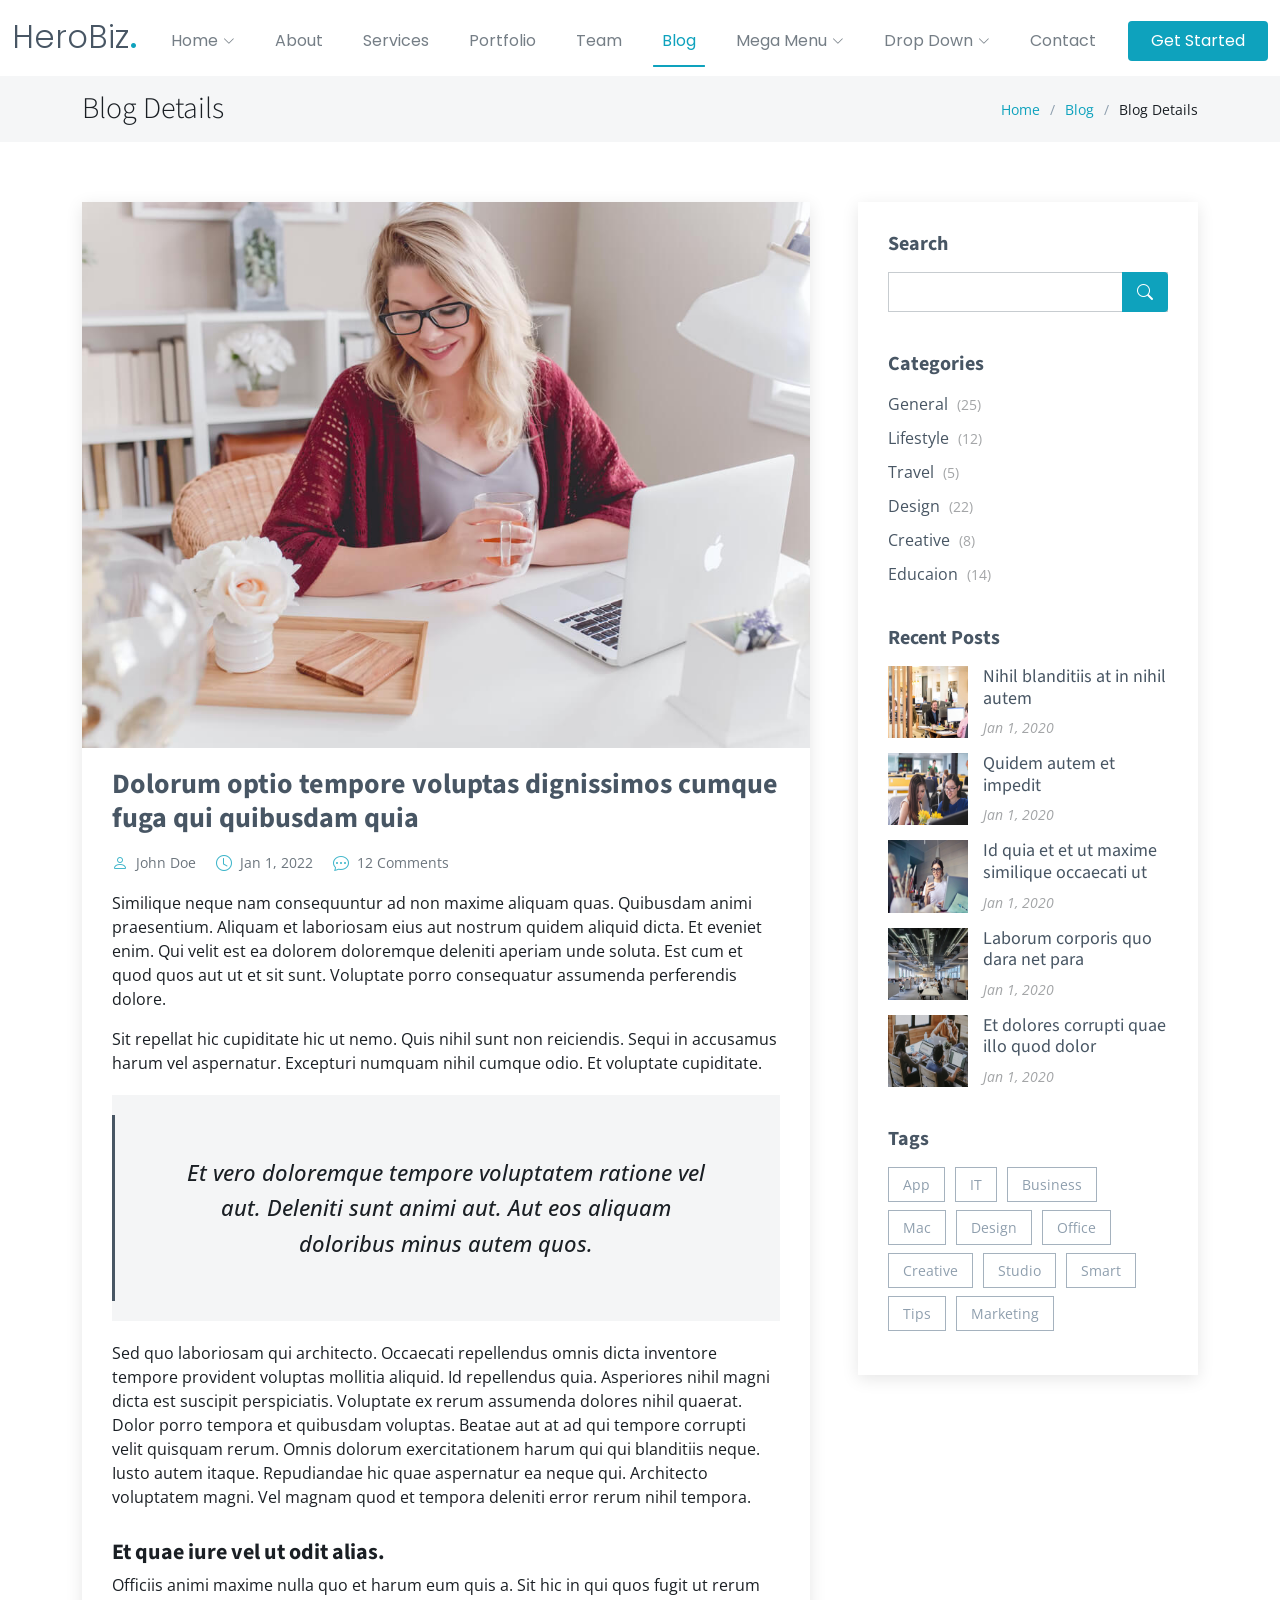
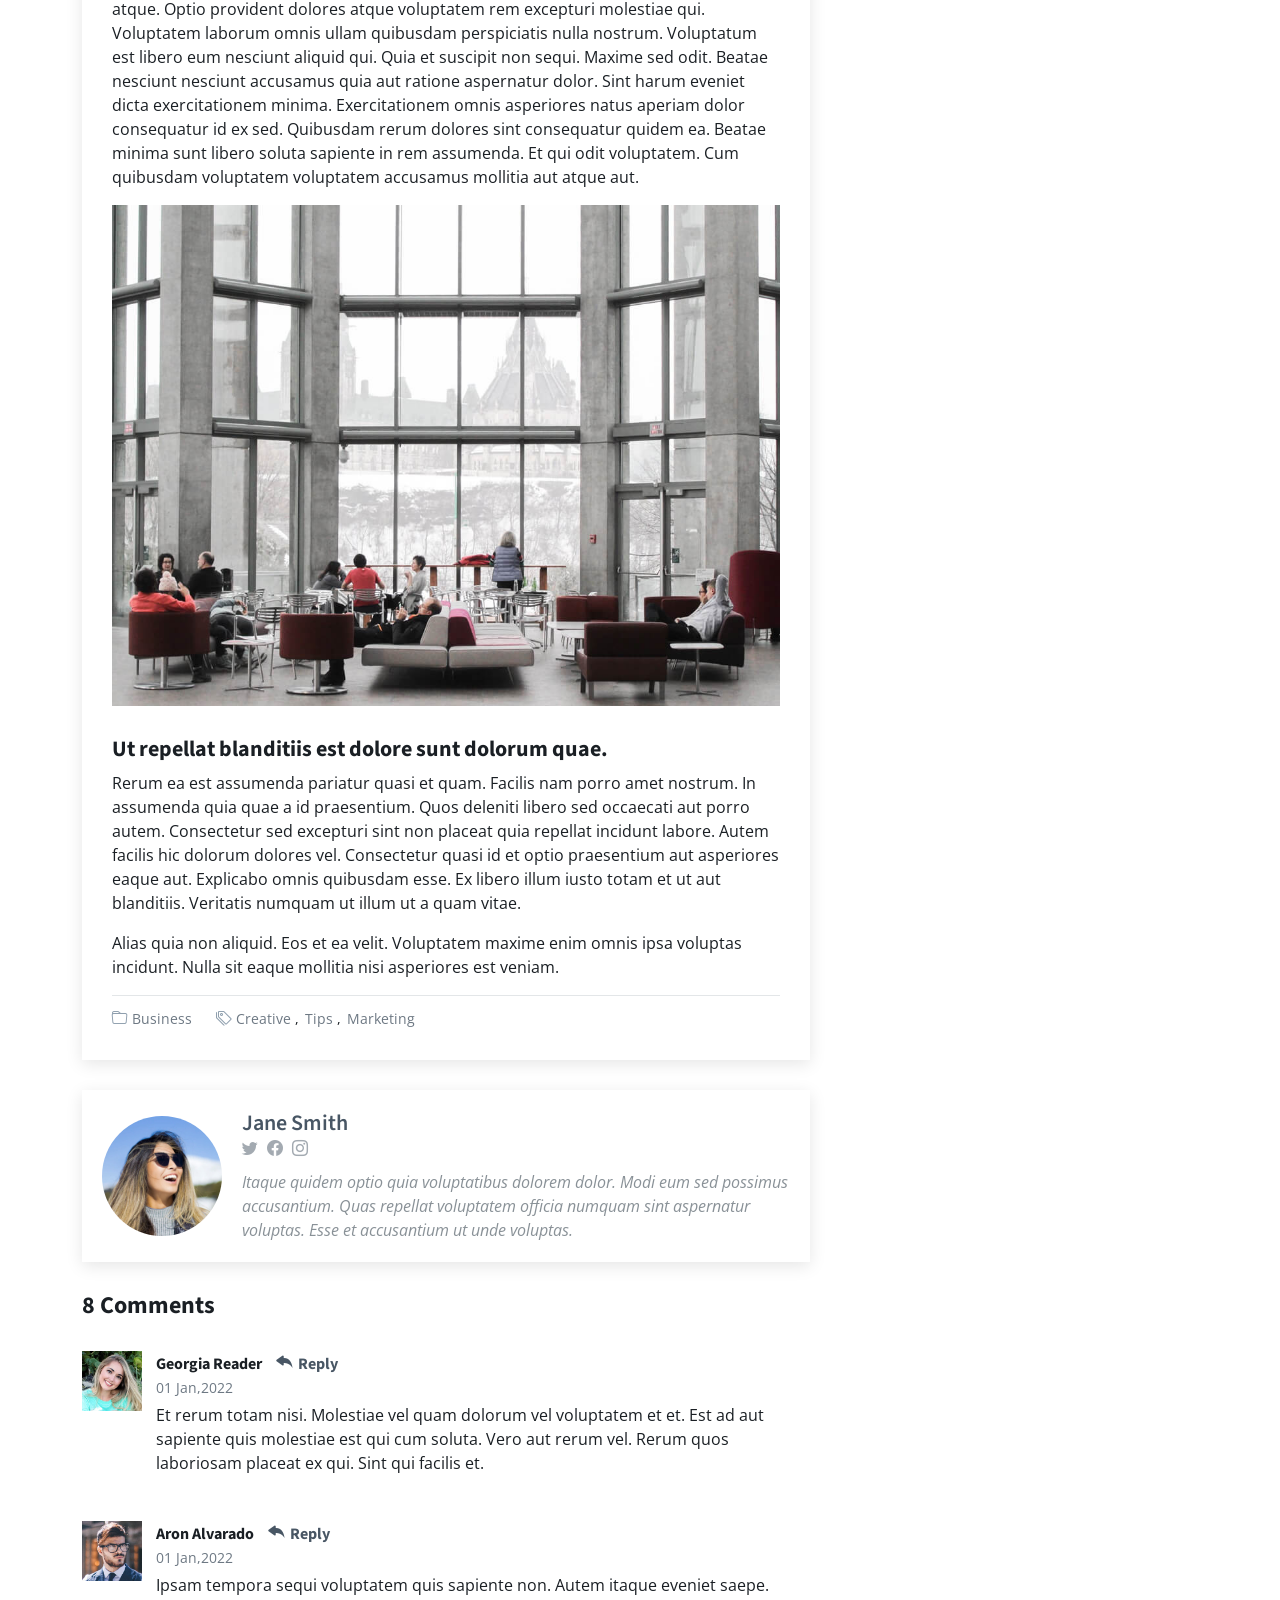
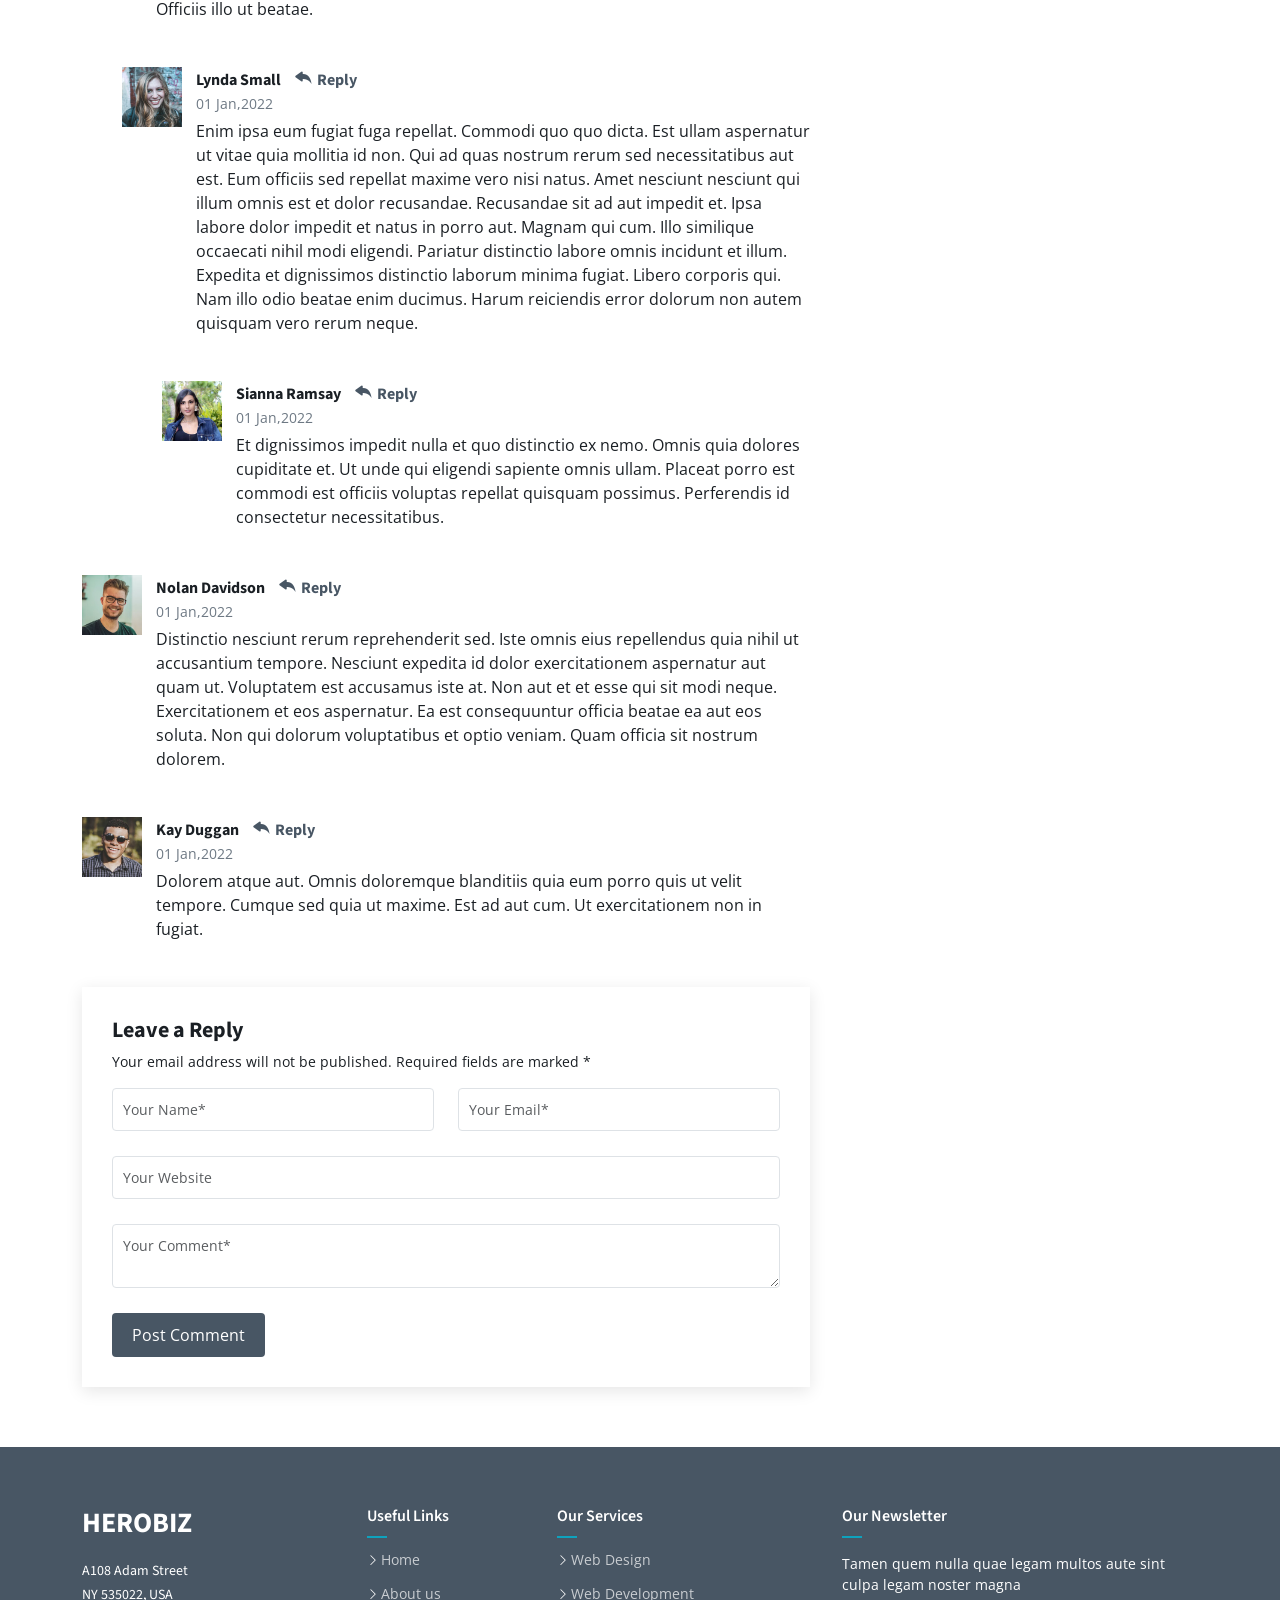
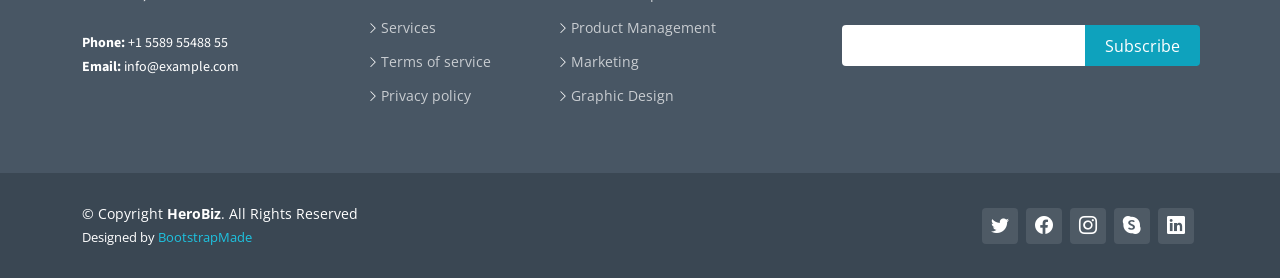
<file: files/HeroBiz/blog-details.html>
<!DOCTYPE html>
<html lang="en">

<head>
  <meta charset="utf-8">
  <meta content="width=device-width, initial-scale=1.0" name="viewport">

  <title>Blog Details - HeroBiz Bootstrap Template</title>
  <meta content="" name="description">
  <meta content="" name="keywords">

  <!-- Favicons -->
  <link href="assets/img/favicon.png" rel="icon">
  <link href="assets/img/apple-touch-icon.png" rel="apple-touch-icon">

  <!-- Google Fonts -->
  <link rel="preconnect" href="https://fonts.googleapis.com">
  <link rel="preconnect" href="https://fonts.gstatic.com" crossorigin>
  <link href="https://fonts.googleapis.com/css2?family=Open+Sans:ital,wght@0,300;0,400;0,500;0,600;0,700;1,300;1,400;1,500;1,600;1,700&family=Poppins:ital,wght@0,300;0,400;0,500;0,600;0,700;1,300;1,400;1,500;1,600;1,700&family=Source+Sans+Pro:ital,wght@0,300;0,400;0,600;0,700;1,300;1,400;1,600;1,700&display=swap" rel="stylesheet">

  <!-- Vendor CSS Files -->
  <link href="assets/vendor/bootstrap/css/bootstrap.min.css" rel="stylesheet">
  <link href="assets/vendor/bootstrap-icons/bootstrap-icons.css" rel="stylesheet">
  <link href="assets/vendor/aos/aos.css" rel="stylesheet">
  <link href="assets/vendor/glightbox/css/glightbox.min.css" rel="stylesheet">
  <link href="assets/vendor/swiper/swiper-bundle.min.css" rel="stylesheet">

  <!-- Variables CSS Files. Uncomment your preferred color scheme -->
  <link href="assets/css/variables.css" rel="stylesheet">
  <!-- <link href="assets/css/variables-blue.css" rel="stylesheet"> -->
  <!-- <link href="assets/css/variables-green.css" rel="stylesheet"> -->
  <!-- <link href="assets/css/variables-orange.css" rel="stylesheet"> -->
  <!-- <link href="assets/css/variables-purple.css" rel="stylesheet"> -->
  <!-- <link href="assets/css/variables-red.css" rel="stylesheet"> -->
  <!-- <link href="assets/css/variables-pink.css" rel="stylesheet"> -->

  <!-- Template Main CSS File -->
  <link href="assets/css/main.css" rel="stylesheet">

  <!-- =======================================================
  * Template Name: HeroBiz
  * Updated: May 30 2023 with Bootstrap v5.3.0
  * Template URL: https://bootstrapmade.com/herobiz-bootstrap-business-template/
  * Author: BootstrapMade.com
  * License: https://bootstrapmade.com/license/
  ======================================================== -->
</head>

<body>

  <!-- ======= Header ======= -->
  <header id="header" class="header fixed-top" data-scrollto-offset="0">
    <div class="container-fluid d-flex align-items-center justify-content-between">

      <a href="index.html" class="logo d-flex align-items-center scrollto me-auto me-lg-0">
        <!-- Uncomment the line below if you also wish to use an image logo -->
        <!-- <img src="assets/img/logo.png" alt=""> -->
        <h1>HeroBiz<span>.</span></h1>
      </a>

      <nav id="navbar" class="navbar">
        <ul>

          <li class="dropdown"><a href="#"><span>Home</span> <i class="bi bi-chevron-down dropdown-indicator"></i></a>
            <ul>
              <li><a href="index.html">Home 1 - index.html</a></li>
              <li><a href="index-2.html">Home 2 - index-2.html</a></li>
              <li><a href="index-3.html">Home 3 - index-3.html</a></li>
              <li><a href="index-4.html">Home 4 - index-4.html</a></li>
            </ul>
          </li>

          <li><a class="nav-link scrollto" href="index.html#about">About</a></li>
          <li><a class="nav-link scrollto" href="index.html#services">Services</a></li>
          <li><a class="nav-link scrollto" href="index.html#portfolio">Portfolio</a></li>
          <li><a class="nav-link scrollto" href="index.html#team">Team</a></li>
          <li><a href="blog.html" class="active">Blog</a></li>
          <li class="dropdown megamenu"><a href="#"><span>Mega Menu</span> <i class="bi bi-chevron-down dropdown-indicator"></i></a>
            <ul>
              <li>
                <a href="#">Column 1 link 1</a>
                <a href="#">Column 1 link 2</a>
                <a href="#">Column 1 link 3</a>
              </li>
              <li>
                <a href="#">Column 2 link 1</a>
                <a href="#">Column 2 link 2</a>
                <a href="#">Column 3 link 3</a>
              </li>
              <li>
                <a href="#">Column 3 link 1</a>
                <a href="#">Column 3 link 2</a>
                <a href="#">Column 3 link 3</a>
              </li>
              <li>
                <a href="#">Column 4 link 1</a>
                <a href="#">Column 4 link 2</a>
                <a href="#">Column 4 link 3</a>
              </li>
            </ul>
          </li>
          <li class="dropdown"><a href="#"><span>Drop Down</span> <i class="bi bi-chevron-down dropdown-indicator"></i></a>
            <ul>
              <li><a href="#">Drop Down 1</a></li>
              <li class="dropdown"><a href="#"><span>Deep Drop Down</span> <i class="bi bi-chevron-down dropdown-indicator"></i></a>
                <ul>
                  <li><a href="#">Deep Drop Down 1</a></li>
                  <li><a href="#">Deep Drop Down 2</a></li>
                  <li><a href="#">Deep Drop Down 3</a></li>
                  <li><a href="#">Deep Drop Down 4</a></li>
                  <li><a href="#">Deep Drop Down 5</a></li>
                </ul>
              </li>
              <li><a href="#">Drop Down 2</a></li>
              <li><a href="#">Drop Down 3</a></li>
              <li><a href="#">Drop Down 4</a></li>
            </ul>
          </li>
          <li><a class="nav-link scrollto" href="index.html#contact">Contact</a></li>
        </ul>
        <i class="bi bi-list mobile-nav-toggle d-none"></i>
      </nav><!-- .navbar -->

      <a class="btn-getstarted scrollto" href="index.html#about">Get Started</a>

    </div>
  </header><!-- End Header -->

  <main id="main">

    <!-- ======= Breadcrumbs ======= -->
    <div class="breadcrumbs">
      <div class="container">

        <div class="d-flex justify-content-between align-items-center">
          <h2>Blog Details</h2>
          <ol>
            <li><a href="index.html">Home</a></li>
            <li><a href="blog.html">Blog</a></li>
            <li>Blog Details</li>
          </ol>
        </div>

      </div>
    </div><!-- End Breadcrumbs -->

    <!-- ======= Blog Details Section ======= -->
    <section id="blog" class="blog">
      <div class="container" data-aos="fade-up">

        <div class="row g-5">

          <div class="col-lg-8">

            <article class="blog-details">

              <div class="post-img">
                <img src="assets/img/blog/blog-1.jpg" alt="" class="img-fluid">
              </div>

              <h2 class="title">Dolorum optio tempore voluptas dignissimos cumque fuga qui quibusdam quia</h2>

              <div class="meta-top">
                <ul>
                  <li class="d-flex align-items-center"><i class="bi bi-person"></i> <a href="blog-details.html">John Doe</a></li>
                  <li class="d-flex align-items-center"><i class="bi bi-clock"></i> <a href="blog-details.html"><time datetime="2020-01-01">Jan 1, 2022</time></a></li>
                  <li class="d-flex align-items-center"><i class="bi bi-chat-dots"></i> <a href="blog-details.html">12 Comments</a></li>
                </ul>
              </div><!-- End meta top -->

              <div class="content">
                <p>
                  Similique neque nam consequuntur ad non maxime aliquam quas. Quibusdam animi praesentium. Aliquam et laboriosam eius aut nostrum quidem aliquid dicta.
                  Et eveniet enim. Qui velit est ea dolorem doloremque deleniti aperiam unde soluta. Est cum et quod quos aut ut et sit sunt. Voluptate porro consequatur assumenda perferendis dolore.
                </p>

                <p>
                  Sit repellat hic cupiditate hic ut nemo. Quis nihil sunt non reiciendis. Sequi in accusamus harum vel aspernatur. Excepturi numquam nihil cumque odio. Et voluptate cupiditate.
                </p>

                <blockquote>
                  <p>
                    Et vero doloremque tempore voluptatem ratione vel aut. Deleniti sunt animi aut. Aut eos aliquam doloribus minus autem quos.
                  </p>
                </blockquote>

                <p>
                  Sed quo laboriosam qui architecto. Occaecati repellendus omnis dicta inventore tempore provident voluptas mollitia aliquid. Id repellendus quia. Asperiores nihil magni dicta est suscipit perspiciatis. Voluptate ex rerum assumenda dolores nihil quaerat.
                  Dolor porro tempora et quibusdam voluptas. Beatae aut at ad qui tempore corrupti velit quisquam rerum. Omnis dolorum exercitationem harum qui qui blanditiis neque.
                  Iusto autem itaque. Repudiandae hic quae aspernatur ea neque qui. Architecto voluptatem magni. Vel magnam quod et tempora deleniti error rerum nihil tempora.
                </p>

                <h3>Et quae iure vel ut odit alias.</h3>
                <p>
                  Officiis animi maxime nulla quo et harum eum quis a. Sit hic in qui quos fugit ut rerum atque. Optio provident dolores atque voluptatem rem excepturi molestiae qui. Voluptatem laborum omnis ullam quibusdam perspiciatis nulla nostrum. Voluptatum est libero eum nesciunt aliquid qui.
                  Quia et suscipit non sequi. Maxime sed odit. Beatae nesciunt nesciunt accusamus quia aut ratione aspernatur dolor. Sint harum eveniet dicta exercitationem minima. Exercitationem omnis asperiores natus aperiam dolor consequatur id ex sed. Quibusdam rerum dolores sint consequatur quidem ea.
                  Beatae minima sunt libero soluta sapiente in rem assumenda. Et qui odit voluptatem. Cum quibusdam voluptatem voluptatem accusamus mollitia aut atque aut.
                </p>
                <img src="assets/img/blog/blog-inside-post.jpg" class="img-fluid" alt="">

                <h3>Ut repellat blanditiis est dolore sunt dolorum quae.</h3>
                <p>
                  Rerum ea est assumenda pariatur quasi et quam. Facilis nam porro amet nostrum. In assumenda quia quae a id praesentium. Quos deleniti libero sed occaecati aut porro autem. Consectetur sed excepturi sint non placeat quia repellat incidunt labore. Autem facilis hic dolorum dolores vel.
                  Consectetur quasi id et optio praesentium aut asperiores eaque aut. Explicabo omnis quibusdam esse. Ex libero illum iusto totam et ut aut blanditiis. Veritatis numquam ut illum ut a quam vitae.
                </p>
                <p>
                  Alias quia non aliquid. Eos et ea velit. Voluptatem maxime enim omnis ipsa voluptas incidunt. Nulla sit eaque mollitia nisi asperiores est veniam.
                </p>

              </div><!-- End post content -->

              <div class="meta-bottom">
                <i class="bi bi-folder"></i>
                <ul class="cats">
                  <li><a href="#">Business</a></li>
                </ul>

                <i class="bi bi-tags"></i>
                <ul class="tags">
                  <li><a href="#">Creative</a></li>
                  <li><a href="#">Tips</a></li>
                  <li><a href="#">Marketing</a></li>
                </ul>
              </div><!-- End meta bottom -->

            </article><!-- End blog post -->

            <div class="post-author d-flex align-items-center">
              <img src="assets/img/blog/blog-author.jpg" class="rounded-circle flex-shrink-0" alt="">
              <div>
                <h4>Jane Smith</h4>
                <div class="social-links">
                  <a href="https://twitters.com/#"><i class="bi bi-twitter"></i></a>
                  <a href="https://facebook.com/#"><i class="bi bi-facebook"></i></a>
                  <a href="https://instagram.com/#"><i class="biu bi-instagram"></i></a>
                </div>
                <p>
                  Itaque quidem optio quia voluptatibus dolorem dolor. Modi eum sed possimus accusantium. Quas repellat voluptatem officia numquam sint aspernatur voluptas. Esse et accusantium ut unde voluptas.
                </p>
              </div>
            </div><!-- End post author -->

            <div class="comments">

              <h4 class="comments-count">8 Comments</h4>

              <div id="comment-1" class="comment">
                <div class="d-flex">
                  <div class="comment-img"><img src="assets/img/blog/comments-1.jpg" alt=""></div>
                  <div>
                    <h5><a href="">Georgia Reader</a> <a href="#" class="reply"><i class="bi bi-reply-fill"></i> Reply</a></h5>
                    <time datetime="2020-01-01">01 Jan,2022</time>
                    <p>
                      Et rerum totam nisi. Molestiae vel quam dolorum vel voluptatem et et. Est ad aut sapiente quis molestiae est qui cum soluta.
                      Vero aut rerum vel. Rerum quos laboriosam placeat ex qui. Sint qui facilis et.
                    </p>
                  </div>
                </div>
              </div><!-- End comment #1 -->

              <div id="comment-2" class="comment">
                <div class="d-flex">
                  <div class="comment-img"><img src="assets/img/blog/comments-2.jpg" alt=""></div>
                  <div>
                    <h5><a href="">Aron Alvarado</a> <a href="#" class="reply"><i class="bi bi-reply-fill"></i> Reply</a></h5>
                    <time datetime="2020-01-01">01 Jan,2022</time>
                    <p>
                      Ipsam tempora sequi voluptatem quis sapiente non. Autem itaque eveniet saepe. Officiis illo ut beatae.
                    </p>
                  </div>
                </div>

                <div id="comment-reply-1" class="comment comment-reply">
                  <div class="d-flex">
                    <div class="comment-img"><img src="assets/img/blog/comments-3.jpg" alt=""></div>
                    <div>
                      <h5><a href="">Lynda Small</a> <a href="#" class="reply"><i class="bi bi-reply-fill"></i> Reply</a></h5>
                      <time datetime="2020-01-01">01 Jan,2022</time>
                      <p>
                        Enim ipsa eum fugiat fuga repellat. Commodi quo quo dicta. Est ullam aspernatur ut vitae quia mollitia id non. Qui ad quas nostrum rerum sed necessitatibus aut est. Eum officiis sed repellat maxime vero nisi natus. Amet nesciunt nesciunt qui illum omnis est et dolor recusandae.

                        Recusandae sit ad aut impedit et. Ipsa labore dolor impedit et natus in porro aut. Magnam qui cum. Illo similique occaecati nihil modi eligendi. Pariatur distinctio labore omnis incidunt et illum. Expedita et dignissimos distinctio laborum minima fugiat.

                        Libero corporis qui. Nam illo odio beatae enim ducimus. Harum reiciendis error dolorum non autem quisquam vero rerum neque.
                      </p>
                    </div>
                  </div>

                  <div id="comment-reply-2" class="comment comment-reply">
                    <div class="d-flex">
                      <div class="comment-img"><img src="assets/img/blog/comments-4.jpg" alt=""></div>
                      <div>
                        <h5><a href="">Sianna Ramsay</a> <a href="#" class="reply"><i class="bi bi-reply-fill"></i> Reply</a></h5>
                        <time datetime="2020-01-01">01 Jan,2022</time>
                        <p>
                          Et dignissimos impedit nulla et quo distinctio ex nemo. Omnis quia dolores cupiditate et. Ut unde qui eligendi sapiente omnis ullam. Placeat porro est commodi est officiis voluptas repellat quisquam possimus. Perferendis id consectetur necessitatibus.
                        </p>
                      </div>
                    </div>

                  </div><!-- End comment reply #2-->

                </div><!-- End comment reply #1-->

              </div><!-- End comment #2-->

              <div id="comment-3" class="comment">
                <div class="d-flex">
                  <div class="comment-img"><img src="assets/img/blog/comments-5.jpg" alt=""></div>
                  <div>
                    <h5><a href="">Nolan Davidson</a> <a href="#" class="reply"><i class="bi bi-reply-fill"></i> Reply</a></h5>
                    <time datetime="2020-01-01">01 Jan,2022</time>
                    <p>
                      Distinctio nesciunt rerum reprehenderit sed. Iste omnis eius repellendus quia nihil ut accusantium tempore. Nesciunt expedita id dolor exercitationem aspernatur aut quam ut. Voluptatem est accusamus iste at.
                      Non aut et et esse qui sit modi neque. Exercitationem et eos aspernatur. Ea est consequuntur officia beatae ea aut eos soluta. Non qui dolorum voluptatibus et optio veniam. Quam officia sit nostrum dolorem.
                    </p>
                  </div>
                </div>

              </div><!-- End comment #3 -->

              <div id="comment-4" class="comment">
                <div class="d-flex">
                  <div class="comment-img"><img src="assets/img/blog/comments-6.jpg" alt=""></div>
                  <div>
                    <h5><a href="">Kay Duggan</a> <a href="#" class="reply"><i class="bi bi-reply-fill"></i> Reply</a></h5>
                    <time datetime="2020-01-01">01 Jan,2022</time>
                    <p>
                      Dolorem atque aut. Omnis doloremque blanditiis quia eum porro quis ut velit tempore. Cumque sed quia ut maxime. Est ad aut cum. Ut exercitationem non in fugiat.
                    </p>
                  </div>
                </div>

              </div><!-- End comment #4 -->

              <div class="reply-form">

                <h4>Leave a Reply</h4>
                <p>Your email address will not be published. Required fields are marked * </p>
                <form action="">
                  <div class="row">
                    <div class="col-md-6 form-group">
                      <input name="name" type="text" class="form-control" placeholder="Your Name*">
                    </div>
                    <div class="col-md-6 form-group">
                      <input name="email" type="text" class="form-control" placeholder="Your Email*">
                    </div>
                  </div>
                  <div class="row">
                    <div class="col form-group">
                      <input name="website" type="text" class="form-control" placeholder="Your Website">
                    </div>
                  </div>
                  <div class="row">
                    <div class="col form-group">
                      <textarea name="comment" class="form-control" placeholder="Your Comment*"></textarea>
                    </div>
                  </div>
                  <button type="submit" class="btn btn-primary">Post Comment</button>

                </form>

              </div>

            </div><!-- End blog comments -->

          </div>

          <div class="col-lg-4">

            <div class="sidebar">

              <div class="sidebar-item search-form">
                <h3 class="sidebar-title">Search</h3>
                <form action="" class="mt-3">
                  <input type="text">
                  <button type="submit"><i class="bi bi-search"></i></button>
                </form>
              </div><!-- End sidebar search formn-->

              <div class="sidebar-item categories">
                <h3 class="sidebar-title">Categories</h3>
                <ul class="mt-3">
                  <li><a href="#">General <span>(25)</span></a></li>
                  <li><a href="#">Lifestyle <span>(12)</span></a></li>
                  <li><a href="#">Travel <span>(5)</span></a></li>
                  <li><a href="#">Design <span>(22)</span></a></li>
                  <li><a href="#">Creative <span>(8)</span></a></li>
                  <li><a href="#">Educaion <span>(14)</span></a></li>
                </ul>
              </div><!-- End sidebar categories-->

              <div class="sidebar-item recent-posts">
                <h3 class="sidebar-title">Recent Posts</h3>

                <div class="mt-3">

                  <div class="post-item mt-3">
                    <img src="assets/img/blog/blog-recent-1.jpg" alt="" class="flex-shrink-0">
                    <div>
                      <h4><a href="blog-post.html">Nihil blanditiis at in nihil autem</a></h4>
                      <time datetime="2020-01-01">Jan 1, 2020</time>
                    </div>
                  </div><!-- End recent post item-->

                  <div class="post-item">
                    <img src="assets/img/blog/blog-recent-2.jpg" alt="" class="flex-shrink-0">
                    <div>
                      <h4><a href="blog-post.html">Quidem autem et impedit</a></h4>
                      <time datetime="2020-01-01">Jan 1, 2020</time>
                    </div>
                  </div><!-- End recent post item-->

                  <div class="post-item">
                    <img src="assets/img/blog/blog-recent-3.jpg" alt="" class="flex-shrink-0">
                    <div>
                      <h4><a href="blog-post.html">Id quia et et ut maxime similique occaecati ut</a></h4>
                      <time datetime="2020-01-01">Jan 1, 2020</time>
                    </div>
                  </div><!-- End recent post item-->

                  <div class="post-item">
                    <img src="assets/img/blog/blog-recent-4.jpg" alt="" class="flex-shrink-0">
                    <div>
                      <h4><a href="blog-post.html">Laborum corporis quo dara net para</a></h4>
                      <time datetime="2020-01-01">Jan 1, 2020</time>
                    </div>
                  </div><!-- End recent post item-->

                  <div class="post-item">
                    <img src="assets/img/blog/blog-recent-5.jpg" alt="" class="flex-shrink-0">
                    <div>
                      <h4><a href="blog-post.html">Et dolores corrupti quae illo quod dolor</a></h4>
                      <time datetime="2020-01-01">Jan 1, 2020</time>
                    </div>
                  </div><!-- End recent post item-->

                </div>

              </div><!-- End sidebar recent posts-->

              <div class="sidebar-item tags">
                <h3 class="sidebar-title">Tags</h3>
                <ul class="mt-3">
                  <li><a href="#">App</a></li>
                  <li><a href="#">IT</a></li>
                  <li><a href="#">Business</a></li>
                  <li><a href="#">Mac</a></li>
                  <li><a href="#">Design</a></li>
                  <li><a href="#">Office</a></li>
                  <li><a href="#">Creative</a></li>
                  <li><a href="#">Studio</a></li>
                  <li><a href="#">Smart</a></li>
                  <li><a href="#">Tips</a></li>
                  <li><a href="#">Marketing</a></li>
                </ul>
              </div><!-- End sidebar tags-->

            </div><!-- End Blog Sidebar -->

          </div>
        </div>

      </div>
    </section><!-- End Blog Details Section -->

  </main><!-- End #main -->

  <!-- ======= Footer ======= -->
  <footer id="footer" class="footer">

    <div class="footer-content">
      <div class="container">
        <div class="row">

          <div class="col-lg-3 col-md-6">
            <div class="footer-info">
              <h3>HeroBiz</h3>
              <p>
                A108 Adam Street <br>
                NY 535022, USA<br><br>
                <strong>Phone:</strong> +1 5589 55488 55<br>
                <strong>Email:</strong> info@example.com<br>
              </p>
            </div>
          </div>

          <div class="col-lg-2 col-md-6 footer-links">
            <h4>Useful Links</h4>
            <ul>
              <li><i class="bi bi-chevron-right"></i> <a href="#">Home</a></li>
              <li><i class="bi bi-chevron-right"></i> <a href="#">About us</a></li>
              <li><i class="bi bi-chevron-right"></i> <a href="#">Services</a></li>
              <li><i class="bi bi-chevron-right"></i> <a href="#">Terms of service</a></li>
              <li><i class="bi bi-chevron-right"></i> <a href="#">Privacy policy</a></li>
            </ul>
          </div>

          <div class="col-lg-3 col-md-6 footer-links">
            <h4>Our Services</h4>
            <ul>
              <li><i class="bi bi-chevron-right"></i> <a href="#">Web Design</a></li>
              <li><i class="bi bi-chevron-right"></i> <a href="#">Web Development</a></li>
              <li><i class="bi bi-chevron-right"></i> <a href="#">Product Management</a></li>
              <li><i class="bi bi-chevron-right"></i> <a href="#">Marketing</a></li>
              <li><i class="bi bi-chevron-right"></i> <a href="#">Graphic Design</a></li>
            </ul>
          </div>

          <div class="col-lg-4 col-md-6 footer-newsletter">
            <h4>Our Newsletter</h4>
            <p>Tamen quem nulla quae legam multos aute sint culpa legam noster magna</p>
            <form action="" method="post">
              <input type="email" name="email"><input type="submit" value="Subscribe">
            </form>

          </div>

        </div>
      </div>
    </div>

    <div class="footer-legal text-center">
      <div class="container d-flex flex-column flex-lg-row justify-content-center justify-content-lg-between align-items-center">

        <div class="d-flex flex-column align-items-center align-items-lg-start">
          <div class="copyright">
            &copy; Copyright <strong><span>HeroBiz</span></strong>. All Rights Reserved
          </div>
          <div class="credits">
            <!-- All the links in the footer should remain intact. -->
            <!-- You can delete the links only if you purchased the pro version. -->
            <!-- Licensing information: https://bootstrapmade.com/license/ -->
            <!-- Purchase the pro version with working PHP/AJAX contact form: https://bootstrapmade.com/herobiz-bootstrap-business-template/ -->
            Designed by <a href="https://bootstrapmade.com/">BootstrapMade</a>
          </div>
        </div>

        <div class="social-links order-first order-lg-last mb-3 mb-lg-0">
          <a href="#" class="twitter"><i class="bi bi-twitter"></i></a>
          <a href="#" class="facebook"><i class="bi bi-facebook"></i></a>
          <a href="#" class="instagram"><i class="bi bi-instagram"></i></a>
          <a href="#" class="google-plus"><i class="bi bi-skype"></i></a>
          <a href="#" class="linkedin"><i class="bi bi-linkedin"></i></a>
        </div>

      </div>
    </div>

  </footer><!-- End Footer -->

  <a href="#" class="scroll-top d-flex align-items-center justify-content-center"><i class="bi bi-arrow-up-short"></i></a>

  <div id="preloader"></div>

  <!-- Vendor JS Files -->
  <script src="assets/vendor/bootstrap/js/bootstrap.bundle.min.js"></script>
  <script src="assets/vendor/aos/aos.js"></script>
  <script src="assets/vendor/glightbox/js/glightbox.min.js"></script>
  <script src="assets/vendor/isotope-layout/isotope.pkgd.min.js"></script>
  <script src="assets/vendor/swiper/swiper-bundle.min.js"></script>
  <script src="assets/vendor/php-email-form/validate.js"></script>

  <!-- Template Main JS File -->
  <script src="assets/js/main.js"></script>

</body>

</html>
</file>
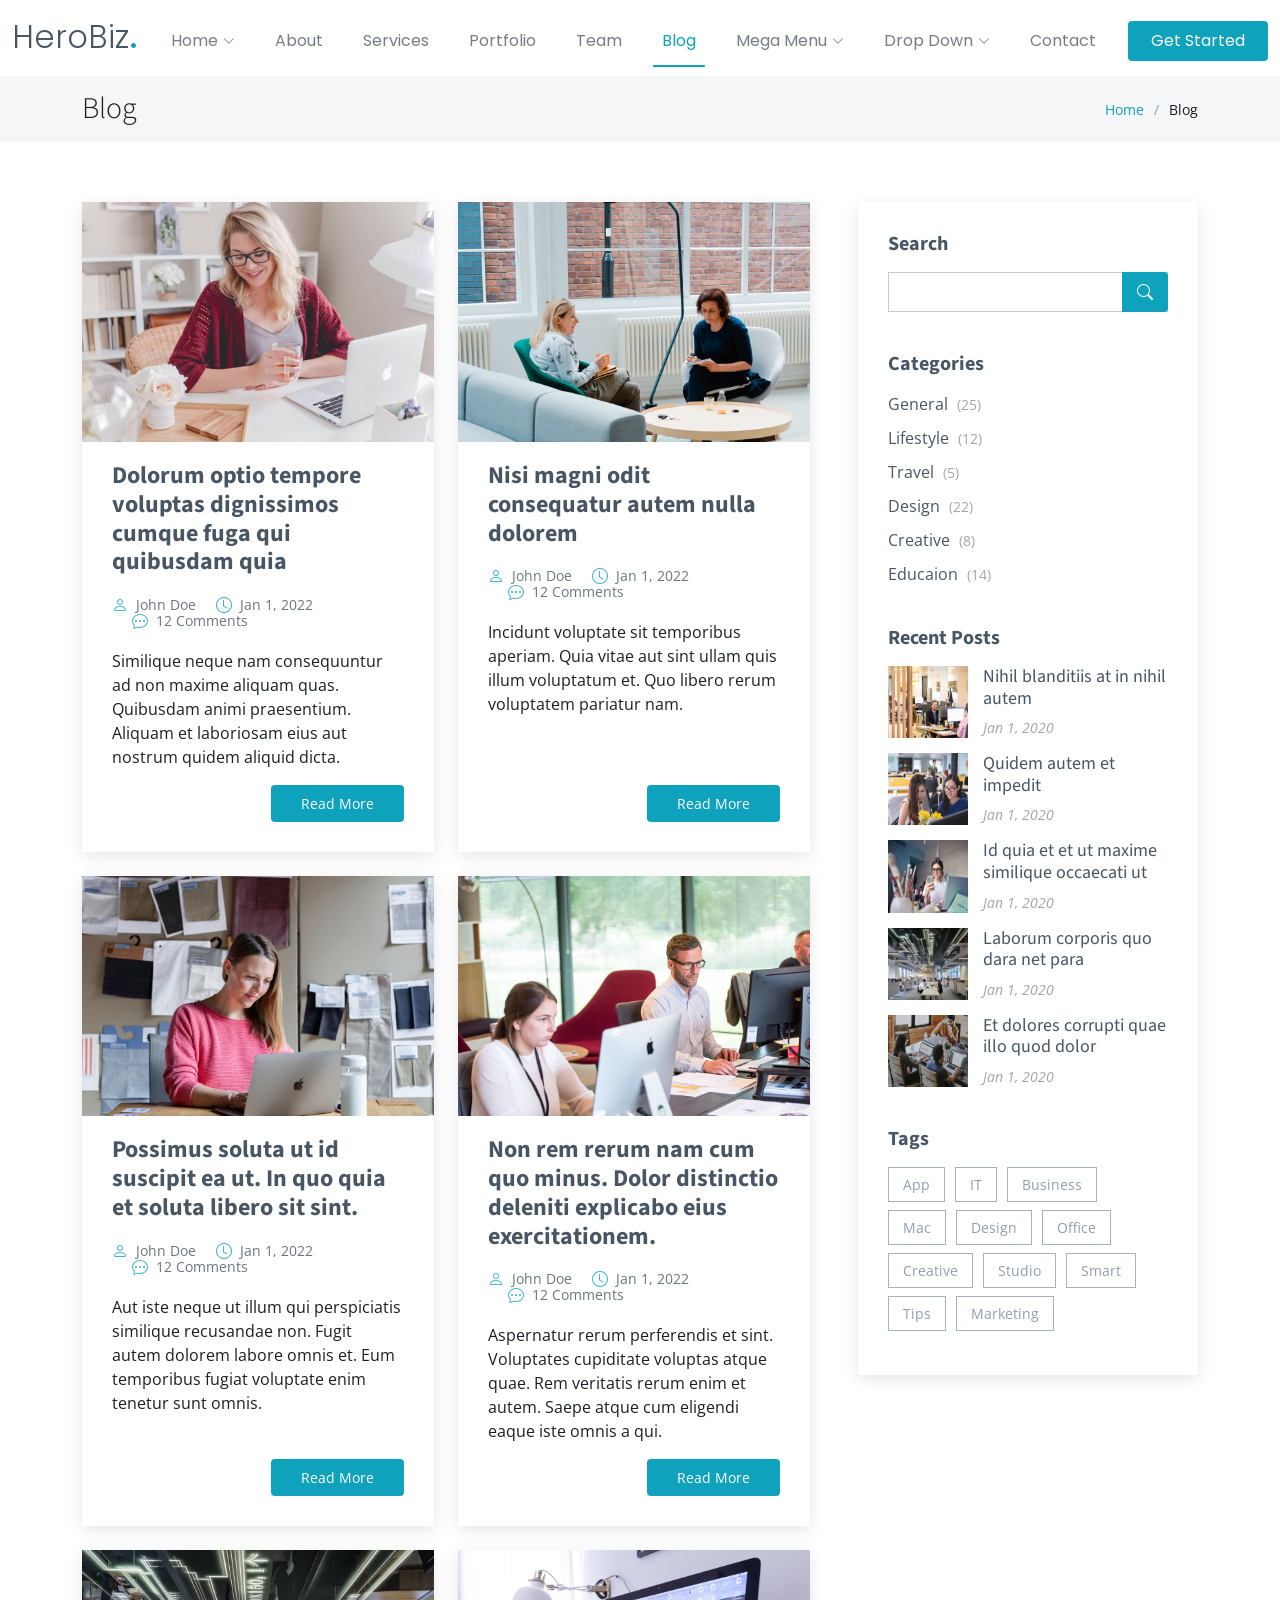
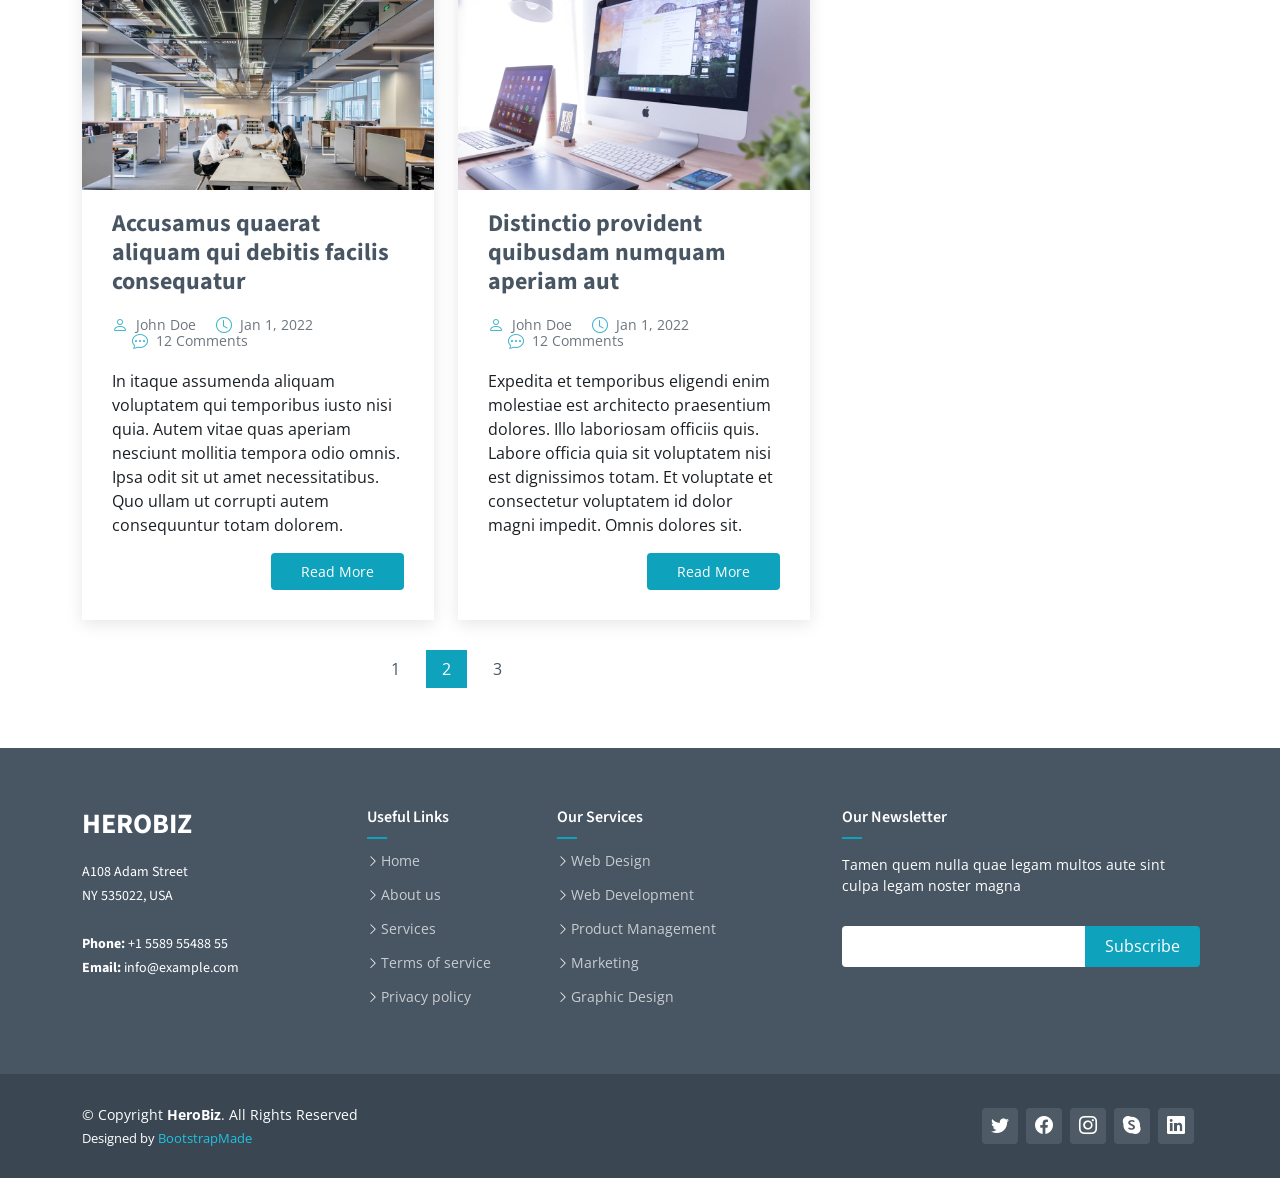
<file: files/HeroBiz/blog.html>
<!DOCTYPE html>
<html lang="en">

<head>
  <meta charset="utf-8">
  <meta content="width=device-width, initial-scale=1.0" name="viewport">

  <title>Blog - HeroBiz Bootstrap Template</title>
  <meta content="" name="description">
  <meta content="" name="keywords">

  <!-- Favicons -->
  <link href="assets/img/favicon.png" rel="icon">
  <link href="assets/img/apple-touch-icon.png" rel="apple-touch-icon">

  <!-- Google Fonts -->
  <link rel="preconnect" href="https://fonts.googleapis.com">
  <link rel="preconnect" href="https://fonts.gstatic.com" crossorigin>
  <link href="https://fonts.googleapis.com/css2?family=Open+Sans:ital,wght@0,300;0,400;0,500;0,600;0,700;1,300;1,400;1,500;1,600;1,700&family=Poppins:ital,wght@0,300;0,400;0,500;0,600;0,700;1,300;1,400;1,500;1,600;1,700&family=Source+Sans+Pro:ital,wght@0,300;0,400;0,600;0,700;1,300;1,400;1,600;1,700&display=swap" rel="stylesheet">

  <!-- Vendor CSS Files -->
  <link href="assets/vendor/bootstrap/css/bootstrap.min.css" rel="stylesheet">
  <link href="assets/vendor/bootstrap-icons/bootstrap-icons.css" rel="stylesheet">
  <link href="assets/vendor/aos/aos.css" rel="stylesheet">
  <link href="assets/vendor/glightbox/css/glightbox.min.css" rel="stylesheet">
  <link href="assets/vendor/swiper/swiper-bundle.min.css" rel="stylesheet">

  <!-- Variables CSS Files. Uncomment your preferred color scheme -->
  <link href="assets/css/variables.css" rel="stylesheet">
  <!-- <link href="assets/css/variables-blue.css" rel="stylesheet"> -->
  <!-- <link href="assets/css/variables-green.css" rel="stylesheet"> -->
  <!-- <link href="assets/css/variables-orange.css" rel="stylesheet"> -->
  <!-- <link href="assets/css/variables-purple.css" rel="stylesheet"> -->
  <!-- <link href="assets/css/variables-red.css" rel="stylesheet"> -->
  <!-- <link href="assets/css/variables-pink.css" rel="stylesheet"> -->

  <!-- Template Main CSS File -->
  <link href="assets/css/main.css" rel="stylesheet">

  <!-- =======================================================
  * Template Name: HeroBiz
  * Updated: May 30 2023 with Bootstrap v5.3.0
  * Template URL: https://bootstrapmade.com/herobiz-bootstrap-business-template/
  * Author: BootstrapMade.com
  * License: https://bootstrapmade.com/license/
  ======================================================== -->
</head>

<body>

  <!-- ======= Header ======= -->
  <header id="header" class="header fixed-top" data-scrollto-offset="0">
    <div class="container-fluid d-flex align-items-center justify-content-between">

      <a href="index.html" class="logo d-flex align-items-center scrollto me-auto me-lg-0">
        <!-- Uncomment the line below if you also wish to use an image logo -->
        <!-- <img src="assets/img/logo.png" alt=""> -->
        <h1>HeroBiz<span>.</span></h1>
      </a>

      <nav id="navbar" class="navbar">
        <ul>

          <li class="dropdown"><a href="#"><span>Home</span> <i class="bi bi-chevron-down dropdown-indicator"></i></a>
            <ul>
              <li><a href="index.html">Home 1 - index.html</a></li>
              <li><a href="index-2.html">Home 2 - index-2.html</a></li>
              <li><a href="index-3.html">Home 3 - index-3.html</a></li>
              <li><a href="index-4.html">Home 4 - index-4.html</a></li>
            </ul>
          </li>

          <li><a class="nav-link scrollto" href="index.html#about">About</a></li>
          <li><a class="nav-link scrollto" href="index.html#services">Services</a></li>
          <li><a class="nav-link scrollto" href="index.html#portfolio">Portfolio</a></li>
          <li><a class="nav-link scrollto" href="index.html#team">Team</a></li>
          <li><a href="blog.html" class="active">Blog</a></li>
          <li class="dropdown megamenu"><a href="#"><span>Mega Menu</span> <i class="bi bi-chevron-down dropdown-indicator"></i></a>
            <ul>
              <li>
                <a href="#">Column 1 link 1</a>
                <a href="#">Column 1 link 2</a>
                <a href="#">Column 1 link 3</a>
              </li>
              <li>
                <a href="#">Column 2 link 1</a>
                <a href="#">Column 2 link 2</a>
                <a href="#">Column 3 link 3</a>
              </li>
              <li>
                <a href="#">Column 3 link 1</a>
                <a href="#">Column 3 link 2</a>
                <a href="#">Column 3 link 3</a>
              </li>
              <li>
                <a href="#">Column 4 link 1</a>
                <a href="#">Column 4 link 2</a>
                <a href="#">Column 4 link 3</a>
              </li>
            </ul>
          </li>
          <li class="dropdown"><a href="#"><span>Drop Down</span> <i class="bi bi-chevron-down dropdown-indicator"></i></a>
            <ul>
              <li><a href="#">Drop Down 1</a></li>
              <li class="dropdown"><a href="#"><span>Deep Drop Down</span> <i class="bi bi-chevron-down dropdown-indicator"></i></a>
                <ul>
                  <li><a href="#">Deep Drop Down 1</a></li>
                  <li><a href="#">Deep Drop Down 2</a></li>
                  <li><a href="#">Deep Drop Down 3</a></li>
                  <li><a href="#">Deep Drop Down 4</a></li>
                  <li><a href="#">Deep Drop Down 5</a></li>
                </ul>
              </li>
              <li><a href="#">Drop Down 2</a></li>
              <li><a href="#">Drop Down 3</a></li>
              <li><a href="#">Drop Down 4</a></li>
            </ul>
          </li>
          <li><a class="nav-link scrollto" href="index.html#contact">Contact</a></li>
        </ul>
        <i class="bi bi-list mobile-nav-toggle d-none"></i>
      </nav><!-- .navbar -->

      <a class="btn-getstarted scrollto" href="index.html#about">Get Started</a>

    </div>
  </header><!-- End Header -->

  <main id="main">

    <!-- ======= Breadcrumbs ======= -->
    <div class="breadcrumbs">
      <div class="container">

        <div class="d-flex justify-content-between align-items-center">
          <h2>Blog</h2>
          <ol>
            <li><a href="index.html">Home</a></li>
            <li>Blog</li>
          </ol>
        </div>

      </div>
    </div><!-- End Breadcrumbs -->

    <!-- ======= Blog Section ======= -->
    <section id="blog" class="blog">
      <div class="container" data-aos="fade-up">

        <div class="row g-5">

          <div class="col-lg-8">

            <div class="row gy-4 posts-list">

              <div class="col-lg-6">
                <article class="d-flex flex-column">

                  <div class="post-img">
                    <img src="assets/img/blog/blog-1.jpg" alt="" class="img-fluid">
                  </div>

                  <h2 class="title">
                    <a href="blog-details.html">Dolorum optio tempore voluptas dignissimos cumque fuga qui quibusdam quia</a>
                  </h2>

                  <div class="meta-top">
                    <ul>
                      <li class="d-flex align-items-center"><i class="bi bi-person"></i> <a href="blog-details.html">John Doe</a></li>
                      <li class="d-flex align-items-center"><i class="bi bi-clock"></i> <a href="blog-details.html"><time datetime="2022-01-01">Jan 1, 2022</time></a></li>
                      <li class="d-flex align-items-center"><i class="bi bi-chat-dots"></i> <a href="blog-details.html">12 Comments</a></li>
                    </ul>
                  </div>

                  <div class="content">
                    <p>
                      Similique neque nam consequuntur ad non maxime aliquam quas. Quibusdam animi praesentium. Aliquam et laboriosam eius aut nostrum quidem aliquid dicta.
                    </p>
                  </div>

                  <div class="read-more mt-auto align-self-end">
                    <a href="blog-details.html">Read More</a>
                  </div>

                </article>
              </div><!-- End post list item -->

              <div class="col-lg-6">
                <article class="d-flex flex-column">

                  <div class="post-img">
                    <img src="assets/img/blog/blog-2.jpg" alt="" class="img-fluid">
                  </div>

                  <h2 class="title">
                    <a href="blog-details.html">Nisi magni odit consequatur autem nulla dolorem</a>
                  </h2>

                  <div class="meta-top">
                    <ul>
                      <li class="d-flex align-items-center"><i class="bi bi-person"></i> <a href="blog-details.html">John Doe</a></li>
                      <li class="d-flex align-items-center"><i class="bi bi-clock"></i> <a href="blog-details.html"><time datetime="2022-01-01">Jan 1, 2022</time></a></li>
                      <li class="d-flex align-items-center"><i class="bi bi-chat-dots"></i> <a href="blog-details.html">12 Comments</a></li>
                    </ul>
                  </div>

                  <div class="content">
                    <p>
                      Incidunt voluptate sit temporibus aperiam. Quia vitae aut sint ullam quis illum voluptatum et. Quo libero rerum voluptatem pariatur nam.
                    </p>
                  </div>

                  <div class="read-more mt-auto align-self-end">
                    <a href="blog-details.html">Read More</a>
                  </div>

                </article>
              </div><!-- End post list item -->

              <div class="col-lg-6">
                <article class="d-flex flex-column">

                  <div class="post-img">
                    <img src="assets/img/blog/blog-3.jpg" alt="" class="img-fluid">
                  </div>

                  <h2 class="title">
                    <a href="blog-details.html">Possimus soluta ut id suscipit ea ut. In quo quia et soluta libero sit sint.</a>
                  </h2>

                  <div class="meta-top">
                    <ul>
                      <li class="d-flex align-items-center"><i class="bi bi-person"></i> <a href="blog-details.html">John Doe</a></li>
                      <li class="d-flex align-items-center"><i class="bi bi-clock"></i> <a href="blog-details.html"><time datetime="2022-01-01">Jan 1, 2022</time></a></li>
                      <li class="d-flex align-items-center"><i class="bi bi-chat-dots"></i> <a href="blog-details.html">12 Comments</a></li>
                    </ul>
                  </div>

                  <div class="content">
                    <p>
                      Aut iste neque ut illum qui perspiciatis similique recusandae non. Fugit autem dolorem labore omnis et. Eum temporibus fugiat voluptate enim tenetur sunt omnis.
                    </p>
                  </div>

                  <div class="read-more mt-auto align-self-end">
                    <a href="blog-details.html">Read More</a>
                  </div>

                </article>
              </div><!-- End post list item -->

              <div class="col-lg-6">
                <article class="d-flex flex-column">

                  <div class="post-img">
                    <img src="assets/img/blog/blog-4.jpg" alt="" class="img-fluid">
                  </div>

                  <h2 class="title">
                    <a href="blog-details.html">Non rem rerum nam cum quo minus. Dolor distinctio deleniti explicabo eius exercitationem.</a>
                  </h2>

                  <div class="meta-top">
                    <ul>
                      <li class="d-flex align-items-center"><i class="bi bi-person"></i> <a href="blog-details.html">John Doe</a></li>
                      <li class="d-flex align-items-center"><i class="bi bi-clock"></i> <a href="blog-details.html"><time datetime="2022-01-01">Jan 1, 2022</time></a></li>
                      <li class="d-flex align-items-center"><i class="bi bi-chat-dots"></i> <a href="blog-details.html">12 Comments</a></li>
                    </ul>
                  </div>

                  <div class="content">
                    <p>
                      Aspernatur rerum perferendis et sint. Voluptates cupiditate voluptas atque quae. Rem veritatis rerum enim et autem. Saepe atque cum eligendi eaque iste omnis a qui.
                    </p>
                  </div>

                  <div class="read-more mt-auto align-self-end">
                    <a href="blog-details.html">Read More</a>
                  </div>

                </article>
              </div><!-- End post list item -->

              <div class="col-lg-6">
                <article class="d-flex flex-column">

                  <div class="post-img">
                    <img src="assets/img/blog/blog-5.jpg" alt="" class="img-fluid">
                  </div>

                  <h2 class="title">
                    <a href="blog-details.html">Accusamus quaerat aliquam qui debitis facilis consequatur</a>
                  </h2>

                  <div class="meta-top">
                    <ul>
                      <li class="d-flex align-items-center"><i class="bi bi-person"></i> <a href="blog-details.html">John Doe</a></li>
                      <li class="d-flex align-items-center"><i class="bi bi-clock"></i> <a href="blog-details.html"><time datetime="2022-01-01">Jan 1, 2022</time></a></li>
                      <li class="d-flex align-items-center"><i class="bi bi-chat-dots"></i> <a href="blog-details.html">12 Comments</a></li>
                    </ul>
                  </div>

                  <div class="content">
                    <p>
                      In itaque assumenda aliquam voluptatem qui temporibus iusto nisi quia. Autem vitae quas aperiam nesciunt mollitia tempora odio omnis. Ipsa odit sit ut amet necessitatibus. Quo ullam ut corrupti autem consequuntur totam dolorem.
                    </p>
                  </div>

                  <div class="read-more mt-auto align-self-end">
                    <a href="blog-details.html">Read More</a>
                  </div>

                </article>
              </div><!-- End post list item -->

              <div class="col-lg-6">
                <article class="d-flex flex-column">

                  <div class="post-img">
                    <img src="assets/img/blog/blog-6.jpg" alt="" class="img-fluid">
                  </div>

                  <h2 class="title">
                    <a href="blog-details.html">Distinctio provident quibusdam numquam aperiam aut</a>
                  </h2>

                  <div class="meta-top">
                    <ul>
                      <li class="d-flex align-items-center"><i class="bi bi-person"></i> <a href="blog-details.html">John Doe</a></li>
                      <li class="d-flex align-items-center"><i class="bi bi-clock"></i> <a href="blog-details.html"><time datetime="2022-01-01">Jan 1, 2022</time></a></li>
                      <li class="d-flex align-items-center"><i class="bi bi-chat-dots"></i> <a href="blog-details.html">12 Comments</a></li>
                    </ul>
                  </div>

                  <div class="content">
                    <p>
                      Expedita et temporibus eligendi enim molestiae est architecto praesentium dolores. Illo laboriosam officiis quis. Labore officia quia sit voluptatem nisi est dignissimos totam. Et voluptate et consectetur voluptatem id dolor magni impedit. Omnis dolores sit.
                    </p>
                  </div>

                  <div class="read-more mt-auto align-self-end">
                    <a href="blog-details.html">Read More</a>
                  </div>

                </article>
              </div><!-- End post list item -->

            </div><!-- End blog posts list -->

            <div class="blog-pagination">
              <ul class="justify-content-center">
                <li><a href="#">1</a></li>
                <li class="active"><a href="#">2</a></li>
                <li><a href="#">3</a></li>
              </ul>
            </div><!-- End blog pagination -->

          </div>

          <div class="col-lg-4">

            <div class="sidebar">

              <div class="sidebar-item search-form">
                <h3 class="sidebar-title">Search</h3>
                <form action="" class="mt-3">
                  <input type="text">
                  <button type="submit"><i class="bi bi-search"></i></button>
                </form>
              </div><!-- End sidebar search formn-->

              <div class="sidebar-item categories">
                <h3 class="sidebar-title">Categories</h3>
                <ul class="mt-3">
                  <li><a href="#">General <span>(25)</span></a></li>
                  <li><a href="#">Lifestyle <span>(12)</span></a></li>
                  <li><a href="#">Travel <span>(5)</span></a></li>
                  <li><a href="#">Design <span>(22)</span></a></li>
                  <li><a href="#">Creative <span>(8)</span></a></li>
                  <li><a href="#">Educaion <span>(14)</span></a></li>
                </ul>
              </div><!-- End sidebar categories-->

              <div class="sidebar-item recent-posts">
                <h3 class="sidebar-title">Recent Posts</h3>

                <div class="mt-3">

                  <div class="post-item mt-3">
                    <img src="assets/img/blog/blog-recent-1.jpg" alt="" class="flex-shrink-0">
                    <div>
                      <h4><a href="blog-post.html">Nihil blanditiis at in nihil autem</a></h4>
                      <time datetime="2020-01-01">Jan 1, 2020</time>
                    </div>
                  </div><!-- End recent post item-->

                  <div class="post-item">
                    <img src="assets/img/blog/blog-recent-2.jpg" alt="" class="flex-shrink-0">
                    <div>
                      <h4><a href="blog-post.html">Quidem autem et impedit</a></h4>
                      <time datetime="2020-01-01">Jan 1, 2020</time>
                    </div>
                  </div><!-- End recent post item-->

                  <div class="post-item">
                    <img src="assets/img/blog/blog-recent-3.jpg" alt="" class="flex-shrink-0">
                    <div>
                      <h4><a href="blog-post.html">Id quia et et ut maxime similique occaecati ut</a></h4>
                      <time datetime="2020-01-01">Jan 1, 2020</time>
                    </div>
                  </div><!-- End recent post item-->

                  <div class="post-item">
                    <img src="assets/img/blog/blog-recent-4.jpg" alt="" class="flex-shrink-0">
                    <div>
                      <h4><a href="blog-post.html">Laborum corporis quo dara net para</a></h4>
                      <time datetime="2020-01-01">Jan 1, 2020</time>
                    </div>
                  </div><!-- End recent post item-->

                  <div class="post-item">
                    <img src="assets/img/blog/blog-recent-5.jpg" alt="" class="flex-shrink-0">
                    <div>
                      <h4><a href="blog-post.html">Et dolores corrupti quae illo quod dolor</a></h4>
                      <time datetime="2020-01-01">Jan 1, 2020</time>
                    </div>
                  </div><!-- End recent post item-->

                </div>

              </div><!-- End sidebar recent posts-->

              <div class="sidebar-item tags">
                <h3 class="sidebar-title">Tags</h3>
                <ul class="mt-3">
                  <li><a href="#">App</a></li>
                  <li><a href="#">IT</a></li>
                  <li><a href="#">Business</a></li>
                  <li><a href="#">Mac</a></li>
                  <li><a href="#">Design</a></li>
                  <li><a href="#">Office</a></li>
                  <li><a href="#">Creative</a></li>
                  <li><a href="#">Studio</a></li>
                  <li><a href="#">Smart</a></li>
                  <li><a href="#">Tips</a></li>
                  <li><a href="#">Marketing</a></li>
                </ul>
              </div><!-- End sidebar tags-->

            </div><!-- End Blog Sidebar -->

          </div>

        </div>

      </div>
    </section><!-- End Blog Section -->

  </main><!-- End #main -->

  <!-- ======= Footer ======= -->
  <footer id="footer" class="footer">

    <div class="footer-content">
      <div class="container">
        <div class="row">

          <div class="col-lg-3 col-md-6">
            <div class="footer-info">
              <h3>HeroBiz</h3>
              <p>
                A108 Adam Street <br>
                NY 535022, USA<br><br>
                <strong>Phone:</strong> +1 5589 55488 55<br>
                <strong>Email:</strong> info@example.com<br>
              </p>
            </div>
          </div>

          <div class="col-lg-2 col-md-6 footer-links">
            <h4>Useful Links</h4>
            <ul>
              <li><i class="bi bi-chevron-right"></i> <a href="#">Home</a></li>
              <li><i class="bi bi-chevron-right"></i> <a href="#">About us</a></li>
              <li><i class="bi bi-chevron-right"></i> <a href="#">Services</a></li>
              <li><i class="bi bi-chevron-right"></i> <a href="#">Terms of service</a></li>
              <li><i class="bi bi-chevron-right"></i> <a href="#">Privacy policy</a></li>
            </ul>
          </div>

          <div class="col-lg-3 col-md-6 footer-links">
            <h4>Our Services</h4>
            <ul>
              <li><i class="bi bi-chevron-right"></i> <a href="#">Web Design</a></li>
              <li><i class="bi bi-chevron-right"></i> <a href="#">Web Development</a></li>
              <li><i class="bi bi-chevron-right"></i> <a href="#">Product Management</a></li>
              <li><i class="bi bi-chevron-right"></i> <a href="#">Marketing</a></li>
              <li><i class="bi bi-chevron-right"></i> <a href="#">Graphic Design</a></li>
            </ul>
          </div>

          <div class="col-lg-4 col-md-6 footer-newsletter">
            <h4>Our Newsletter</h4>
            <p>Tamen quem nulla quae legam multos aute sint culpa legam noster magna</p>
            <form action="" method="post">
              <input type="email" name="email"><input type="submit" value="Subscribe">
            </form>

          </div>

        </div>
      </div>
    </div>

    <div class="footer-legal text-center">
      <div class="container d-flex flex-column flex-lg-row justify-content-center justify-content-lg-between align-items-center">

        <div class="d-flex flex-column align-items-center align-items-lg-start">
          <div class="copyright">
            &copy; Copyright <strong><span>HeroBiz</span></strong>. All Rights Reserved
          </div>
          <div class="credits">
            <!-- All the links in the footer should remain intact. -->
            <!-- You can delete the links only if you purchased the pro version. -->
            <!-- Licensing information: https://bootstrapmade.com/license/ -->
            <!-- Purchase the pro version with working PHP/AJAX contact form: https://bootstrapmade.com/herobiz-bootstrap-business-template/ -->
            Designed by <a href="https://bootstrapmade.com/">BootstrapMade</a>
          </div>
        </div>

        <div class="social-links order-first order-lg-last mb-3 mb-lg-0">
          <a href="#" class="twitter"><i class="bi bi-twitter"></i></a>
          <a href="#" class="facebook"><i class="bi bi-facebook"></i></a>
          <a href="#" class="instagram"><i class="bi bi-instagram"></i></a>
          <a href="#" class="google-plus"><i class="bi bi-skype"></i></a>
          <a href="#" class="linkedin"><i class="bi bi-linkedin"></i></a>
        </div>

      </div>
    </div>

  </footer><!-- End Footer -->

  <a href="#" class="scroll-top d-flex align-items-center justify-content-center"><i class="bi bi-arrow-up-short"></i></a>

  <div id="preloader"></div>

  <!-- Vendor JS Files -->
  <script src="assets/vendor/bootstrap/js/bootstrap.bundle.min.js"></script>
  <script src="assets/vendor/aos/aos.js"></script>
  <script src="assets/vendor/glightbox/js/glightbox.min.js"></script>
  <script src="assets/vendor/isotope-layout/isotope.pkgd.min.js"></script>
  <script src="assets/vendor/swiper/swiper-bundle.min.js"></script>
  <script src="assets/vendor/php-email-form/validate.js"></script>

  <!-- Template Main JS File -->
  <script src="assets/js/main.js"></script>

</body>

</html>
</file>
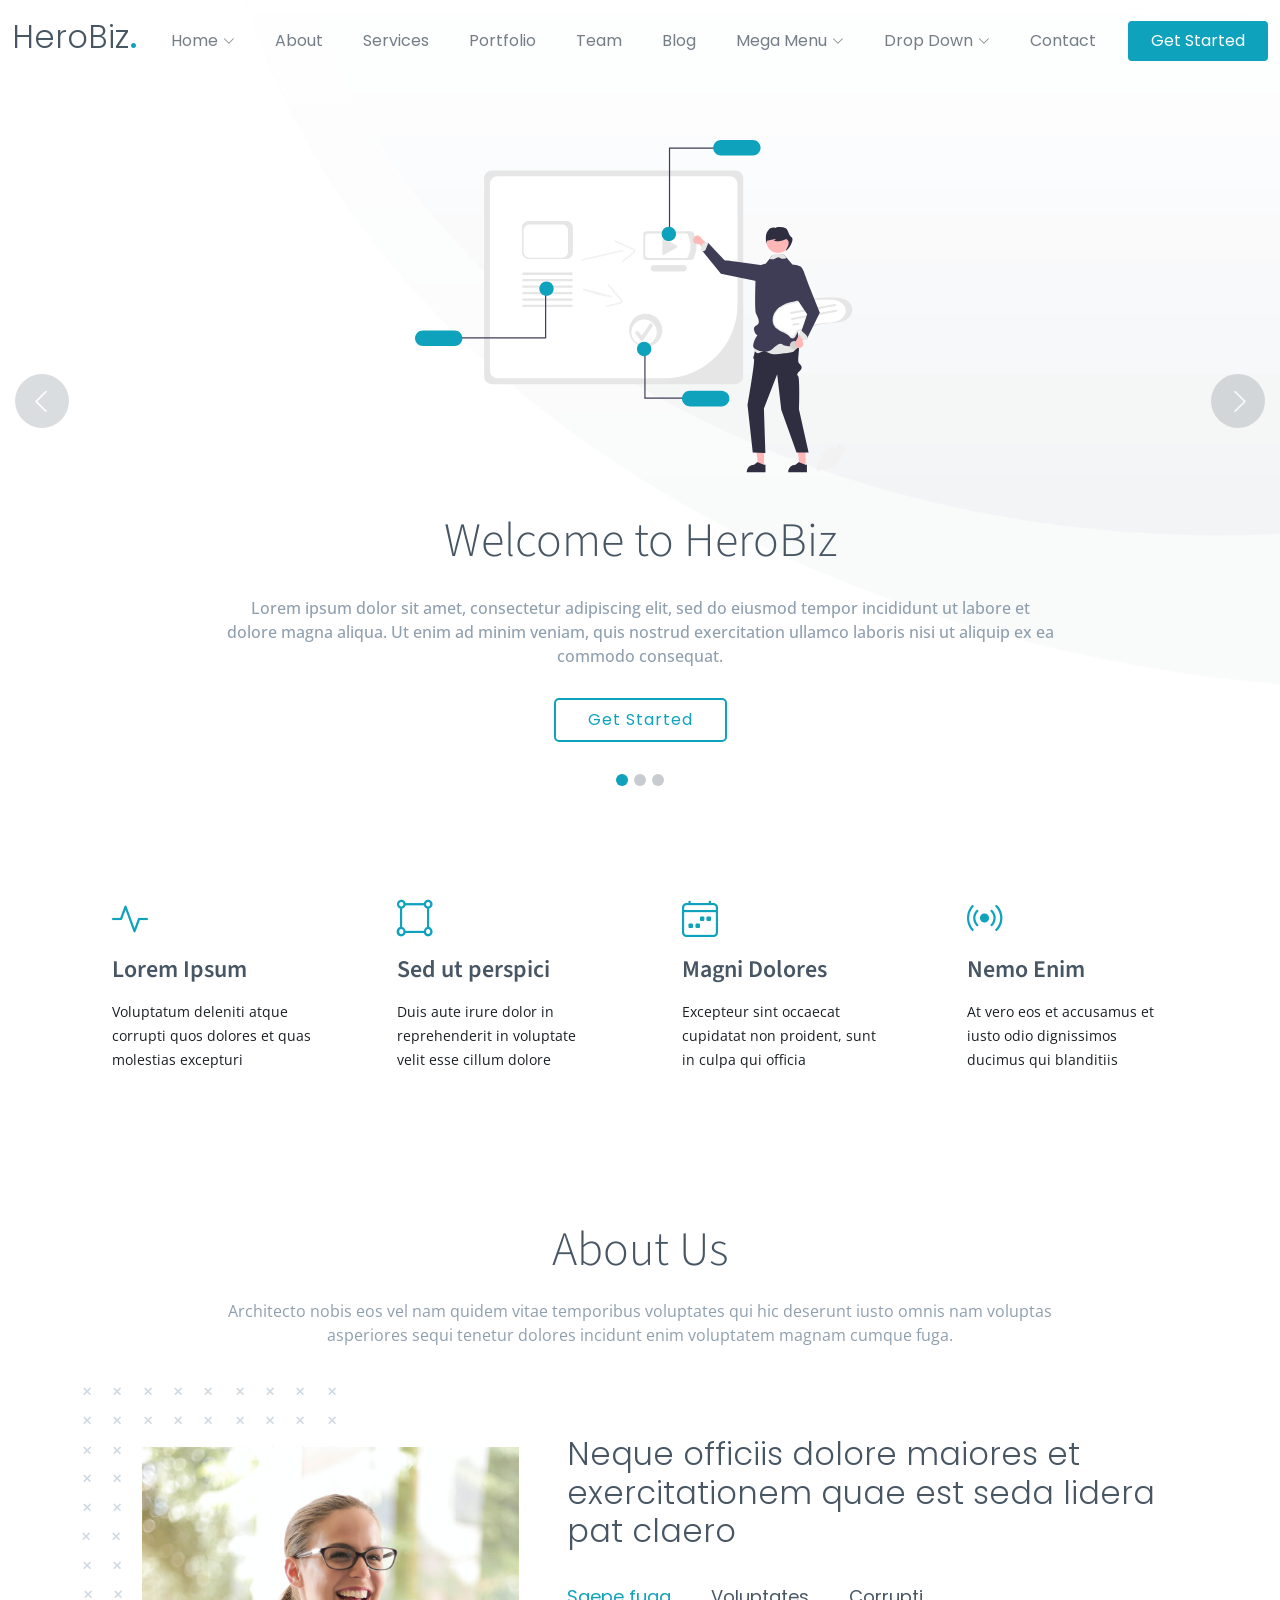
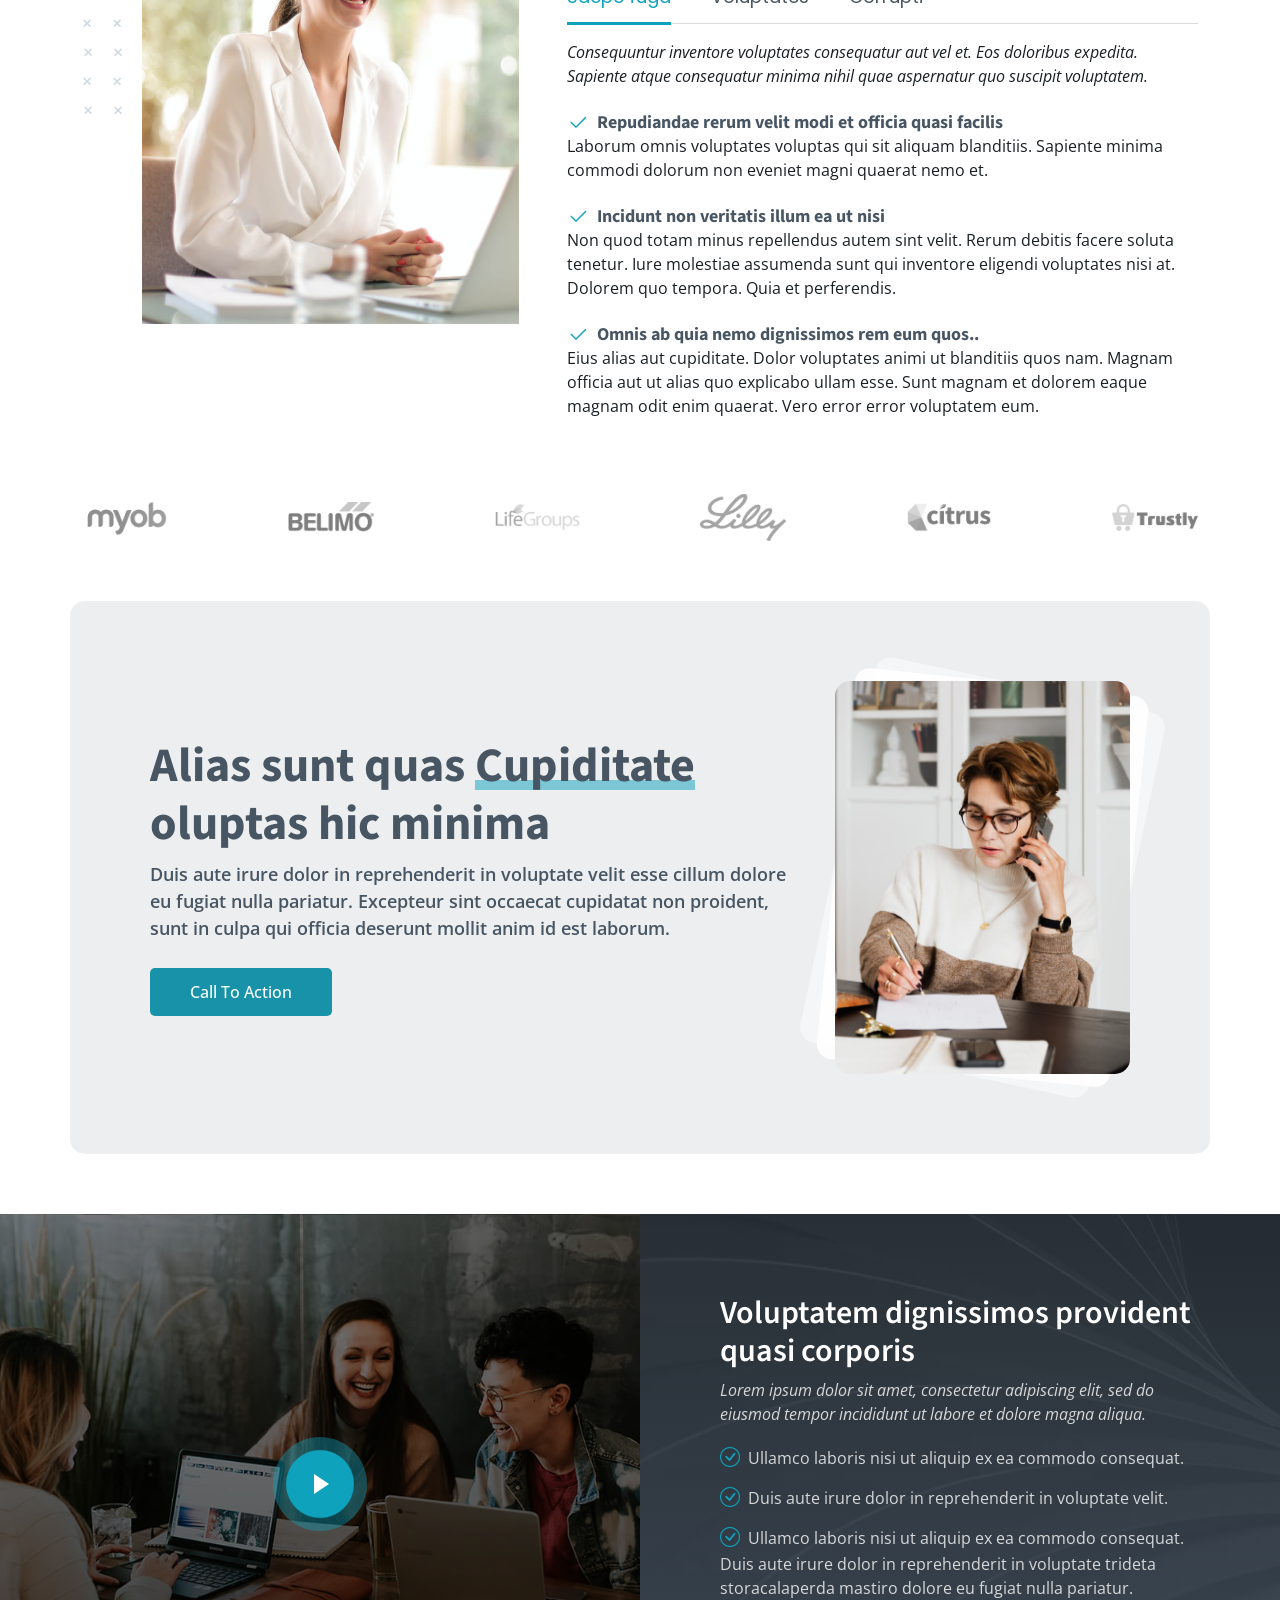
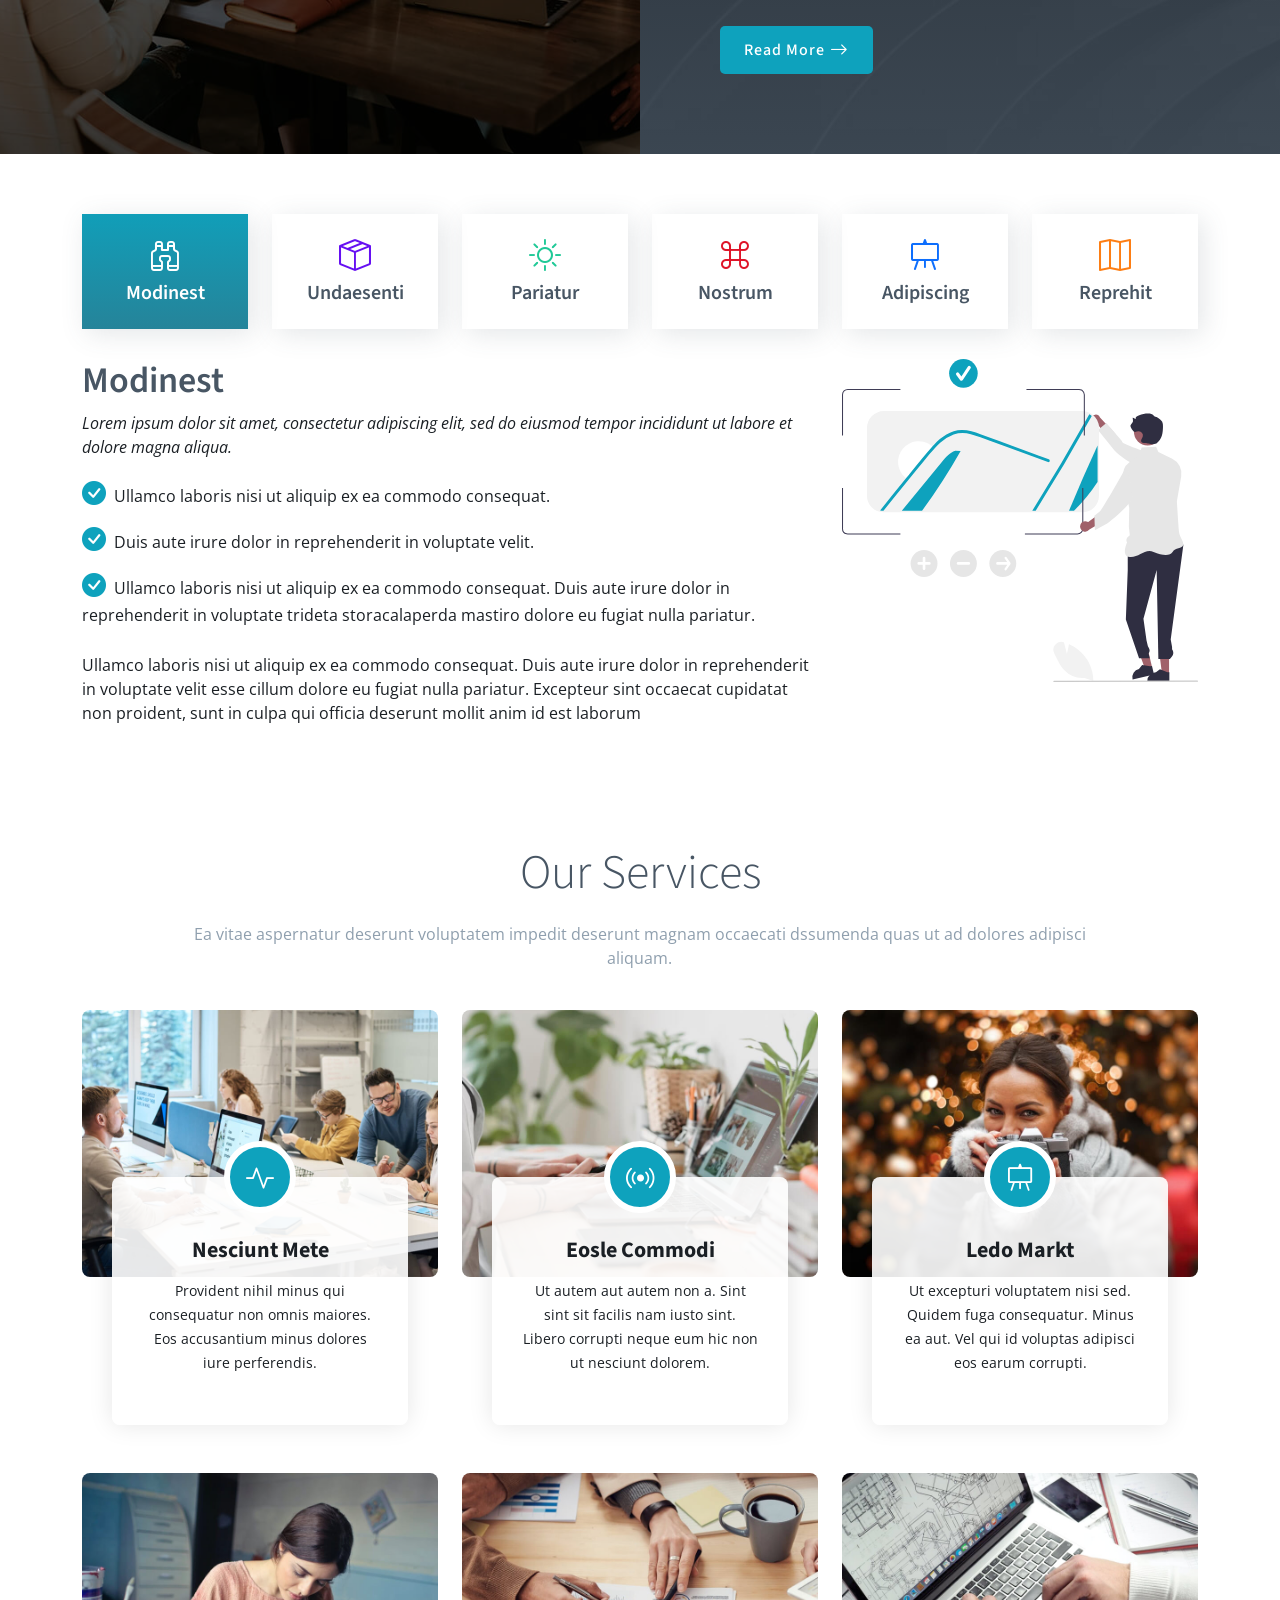
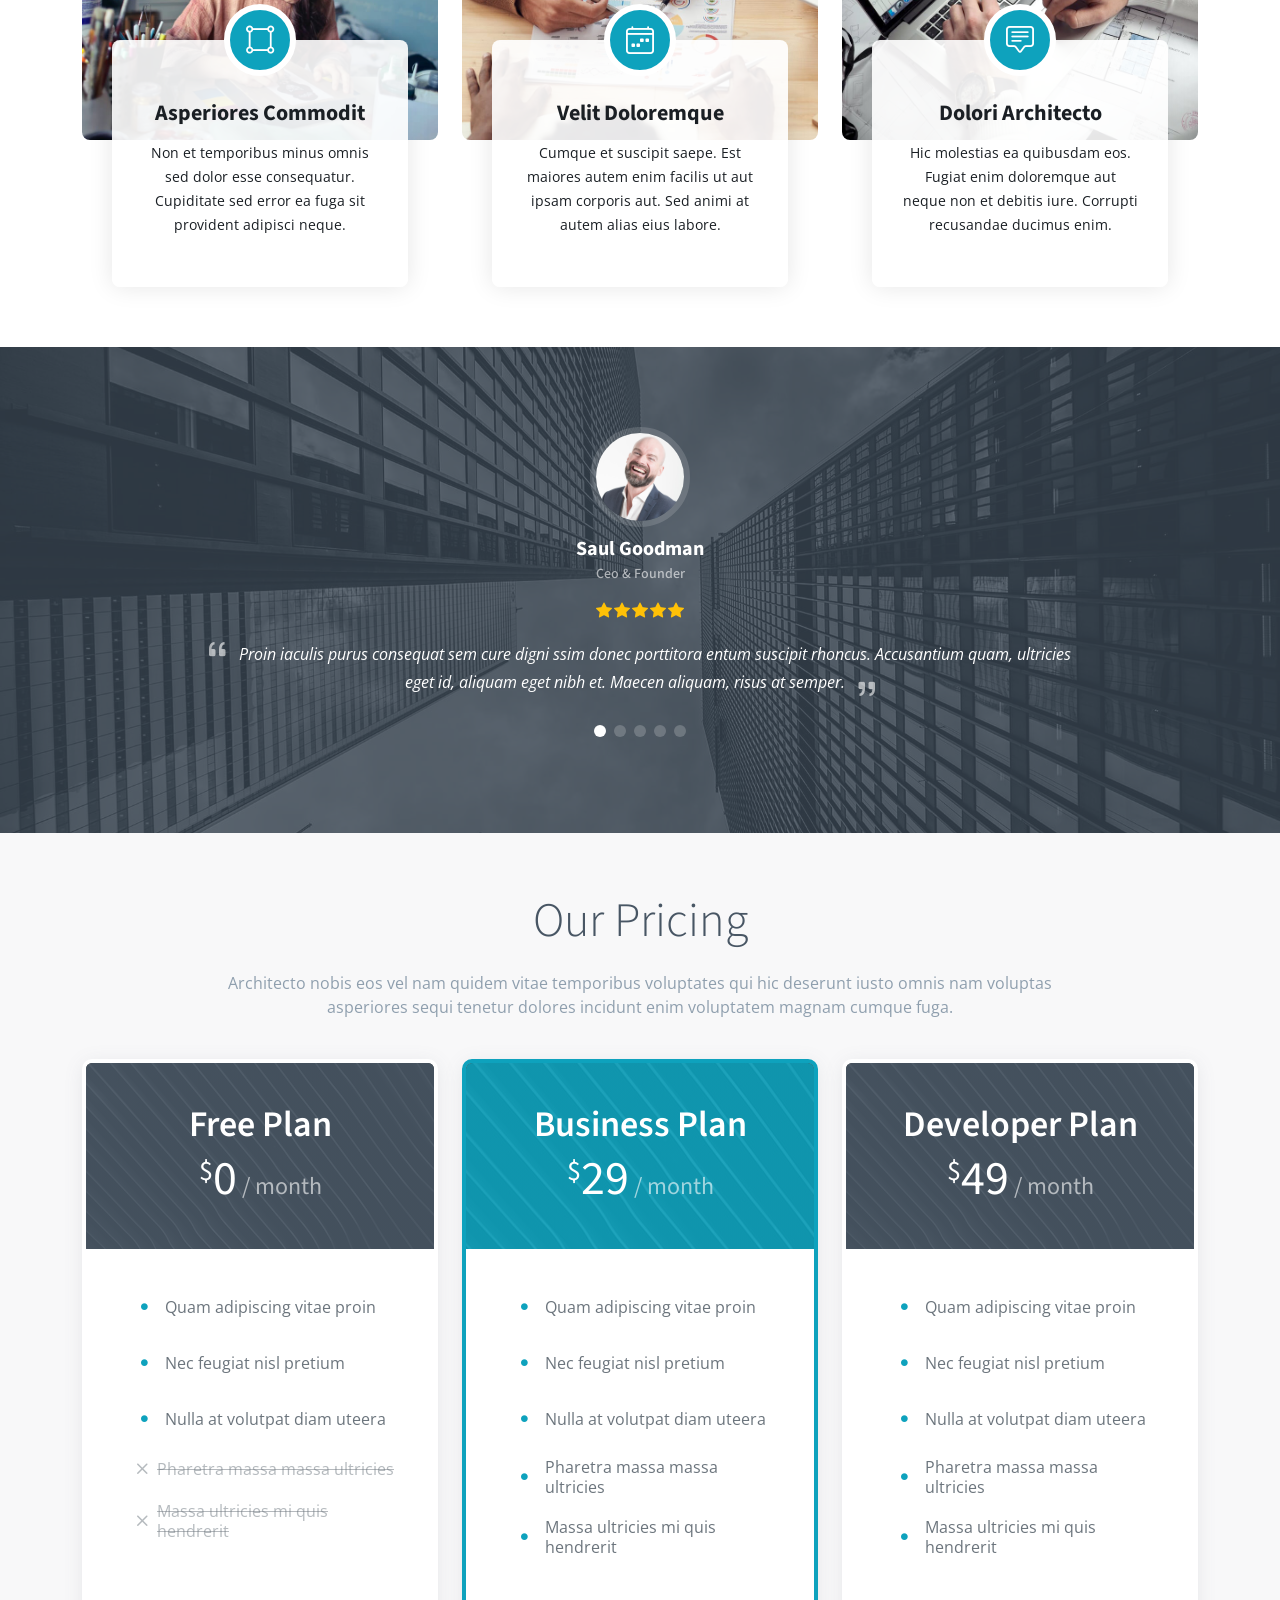
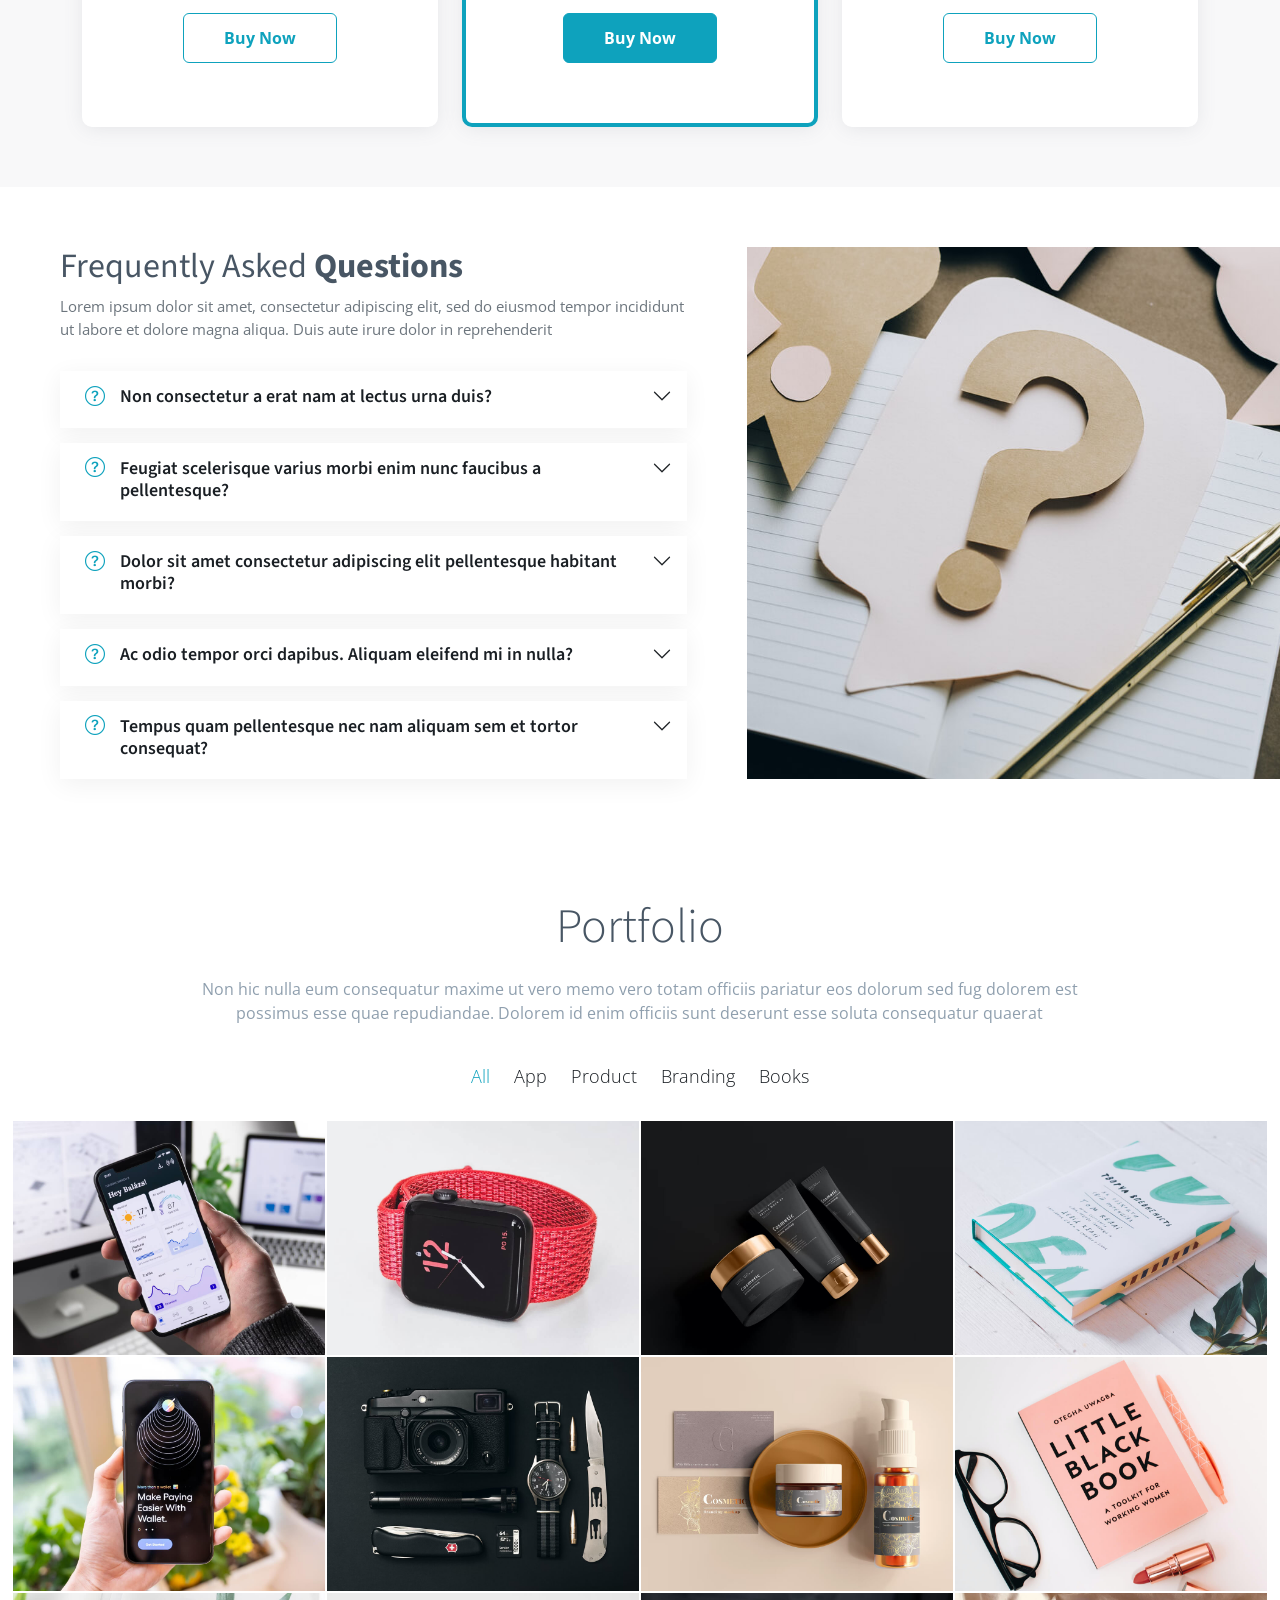
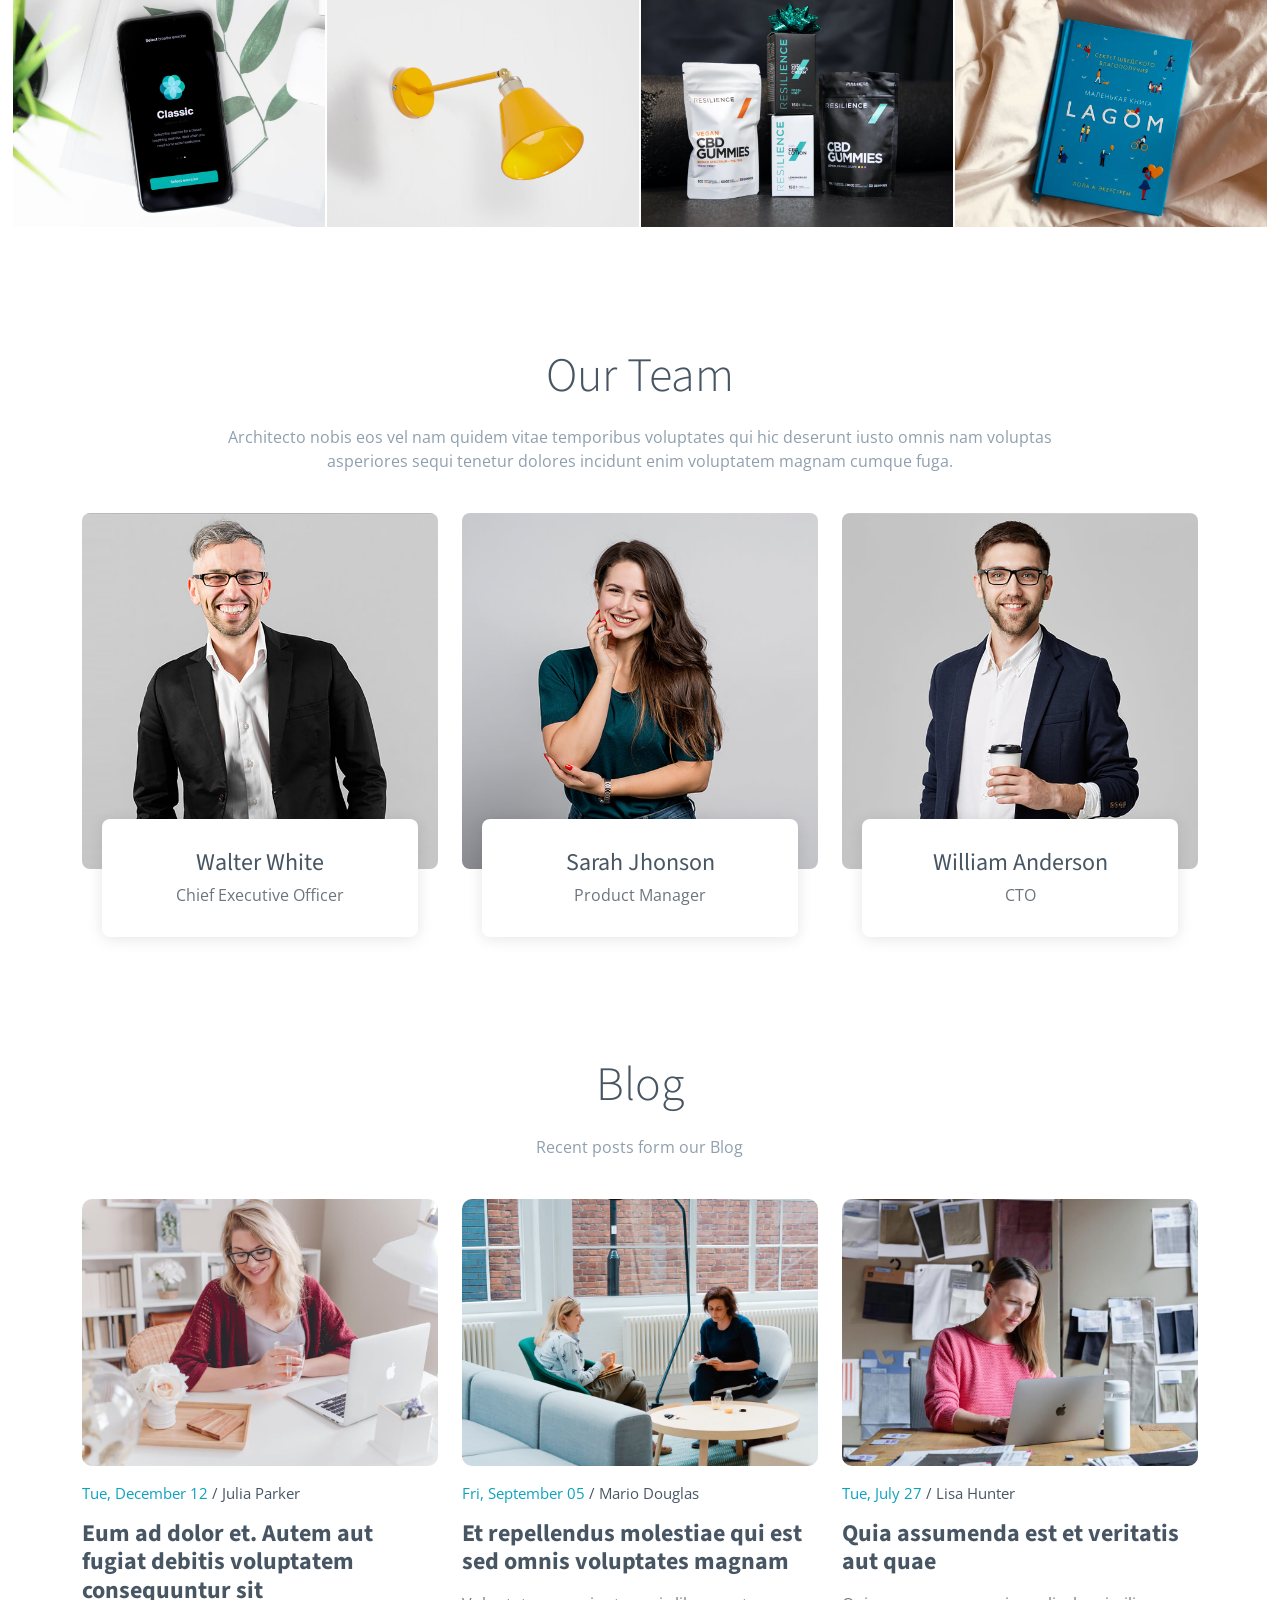
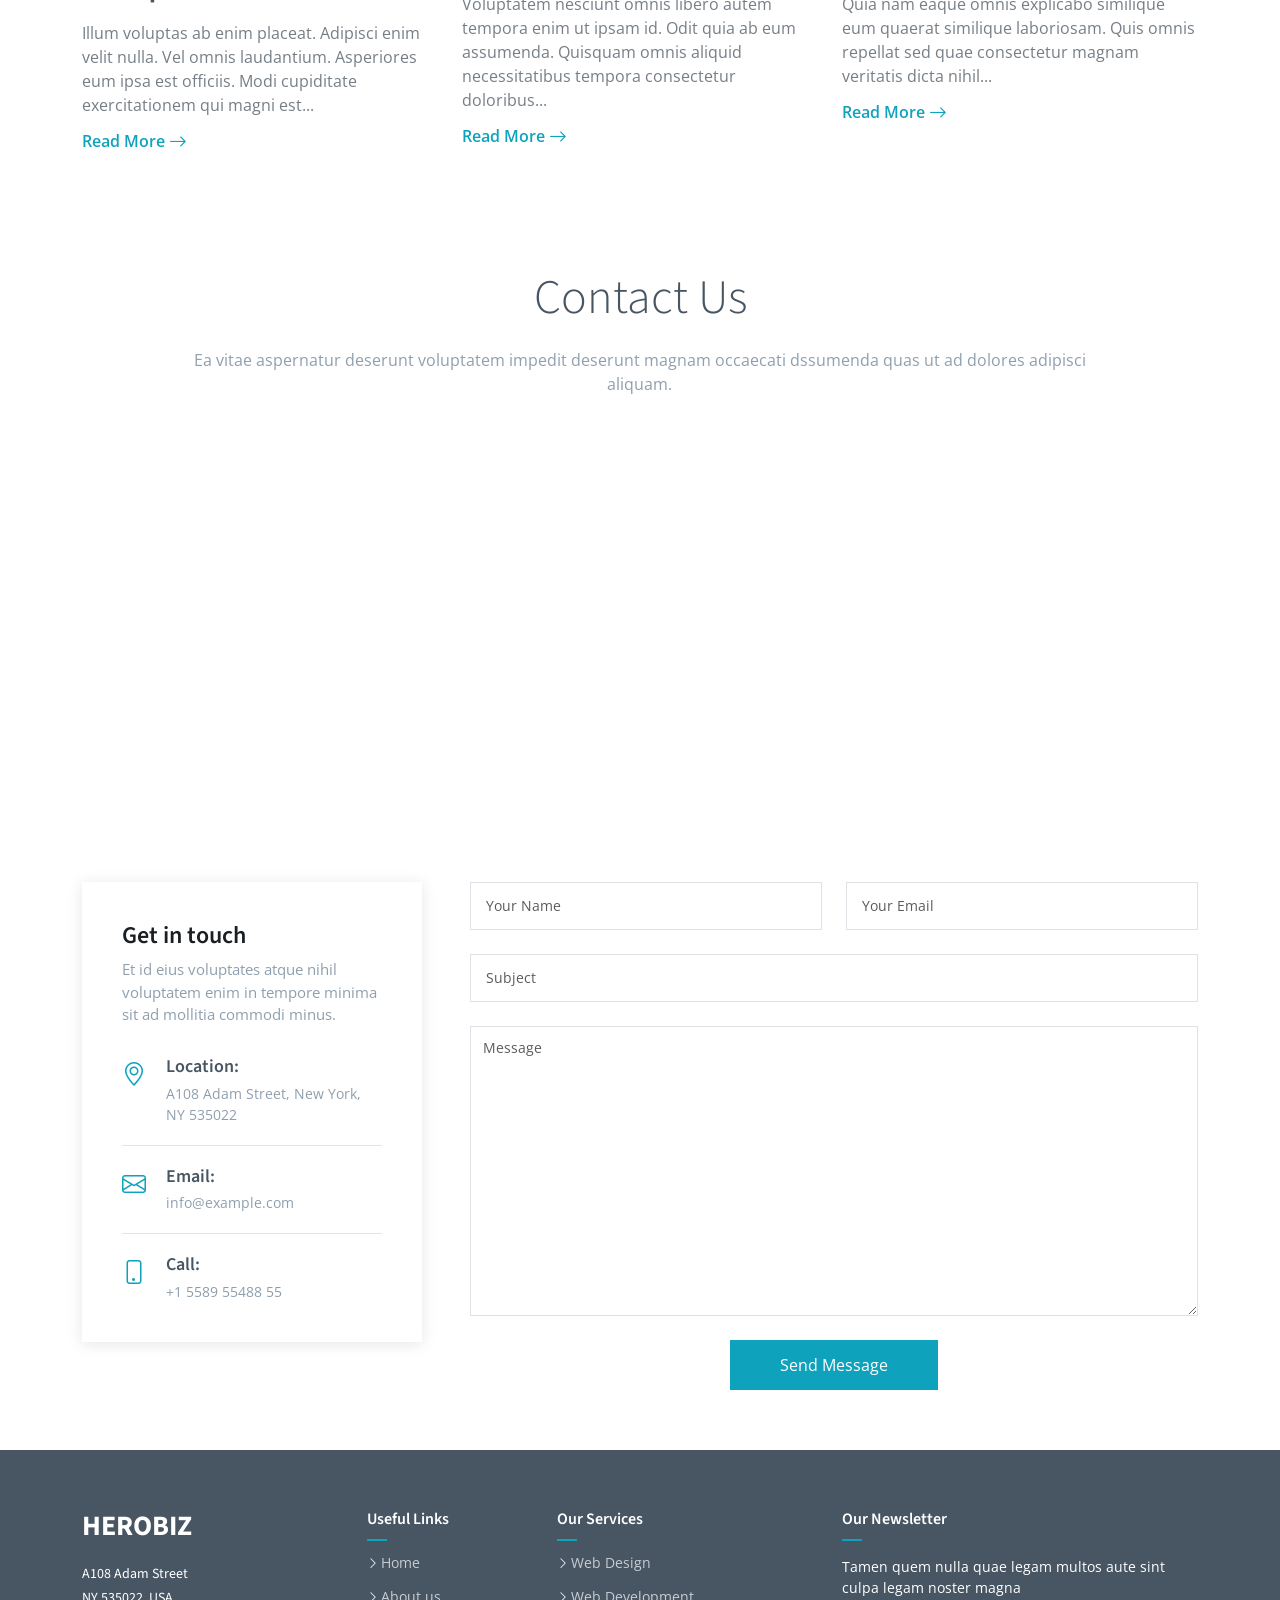
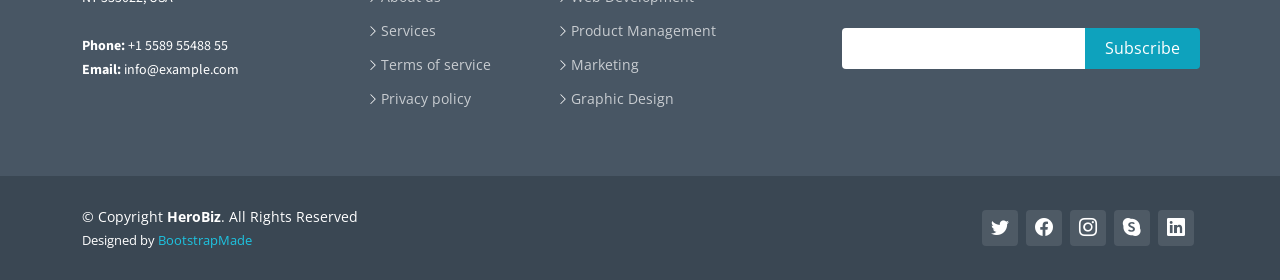
<file: files/HeroBiz/index-2.html>
<!DOCTYPE html>
<html lang="en">

<head>
  <meta charset="utf-8">
  <meta content="width=device-width, initial-scale=1.0" name="viewport">

  <title>HeroBiz Bootstrap Template - Home 2</title>
  <meta content="" name="description">
  <meta content="" name="keywords">

  <!-- Favicons -->
  <link href="assets/img/favicon.png" rel="icon">
  <link href="assets/img/apple-touch-icon.png" rel="apple-touch-icon">

  <!-- Google Fonts -->
  <link rel="preconnect" href="https://fonts.googleapis.com">
  <link rel="preconnect" href="https://fonts.gstatic.com" crossorigin>
  <link href="https://fonts.googleapis.com/css2?family=Open+Sans:ital,wght@0,300;0,400;0,500;0,600;0,700;1,300;1,400;1,500;1,600;1,700&family=Poppins:ital,wght@0,300;0,400;0,500;0,600;0,700;1,300;1,400;1,500;1,600;1,700&family=Source+Sans+Pro:ital,wght@0,300;0,400;0,600;0,700;1,300;1,400;1,600;1,700&display=swap" rel="stylesheet">

  <!-- Vendor CSS Files -->
  <link href="assets/vendor/bootstrap/css/bootstrap.min.css" rel="stylesheet">
  <link href="assets/vendor/bootstrap-icons/bootstrap-icons.css" rel="stylesheet">
  <link href="assets/vendor/aos/aos.css" rel="stylesheet">
  <link href="assets/vendor/glightbox/css/glightbox.min.css" rel="stylesheet">
  <link href="assets/vendor/swiper/swiper-bundle.min.css" rel="stylesheet">

  <!-- Variables CSS Files. Uncomment your preferred color scheme -->
  <link href="assets/css/variables.css" rel="stylesheet">
  <!-- <link href="assets/css/variables-blue.css" rel="stylesheet"> -->
  <!-- <link href="assets/css/variables-green.css" rel="stylesheet"> -->
  <!-- <link href="assets/css/variables-orange.css" rel="stylesheet"> -->
  <!-- <link href="assets/css/variables-purple.css" rel="stylesheet"> -->
  <!-- <link href="assets/css/variables-red.css" rel="stylesheet"> -->
  <!-- <link href="assets/css/variables-pink.css" rel="stylesheet"> -->

  <!-- Template Main CSS File -->
  <link href="assets/css/main.css" rel="stylesheet">

  <!-- =======================================================
  * Template Name: HeroBiz
  * Updated: May 30 2023 with Bootstrap v5.3.0
  * Template URL: https://bootstrapmade.com/herobiz-bootstrap-business-template/
  * Author: BootstrapMade.com
  * License: https://bootstrapmade.com/license/
  ======================================================== -->
</head>

<body>

  <!-- ======= Header ======= -->
  <header id="header" class="header fixed-top" data-scrollto-offset="0">
    <div class="container-fluid d-flex align-items-center justify-content-between">

      <a href="index.html" class="logo d-flex align-items-center scrollto me-auto me-lg-0">
        <!-- Uncomment the line below if you also wish to use an image logo -->
        <!-- <img src="assets/img/logo.png" alt=""> -->
        <h1>HeroBiz<span>.</span></h1>
      </a>

      <nav id="navbar" class="navbar">
        <ul>

          <li class="dropdown"><a href="#"><span>Home</span> <i class="bi bi-chevron-down dropdown-indicator"></i></a>
            <ul>
              <li><a href="index.html">Home 1 - index.html</a></li>
              <li><a href="index-2.html" class="active">Home 2 - index-2.html</a></li>
              <li><a href="index-3.html">Home 3 - index-3.html</a></li>
              <li><a href="index-4.html">Home 4 - index-4.html</a></li>
            </ul>
          </li>

          <li><a class="nav-link scrollto" href="index.html#about">About</a></li>
          <li><a class="nav-link scrollto" href="index.html#services">Services</a></li>
          <li><a class="nav-link scrollto" href="index.html#portfolio">Portfolio</a></li>
          <li><a class="nav-link scrollto" href="index.html#team">Team</a></li>
          <li><a href="blog.html">Blog</a></li>
          <li class="dropdown megamenu"><a href="#"><span>Mega Menu</span> <i class="bi bi-chevron-down dropdown-indicator"></i></a>
            <ul>
              <li>
                <a href="#">Column 1 link 1</a>
                <a href="#">Column 1 link 2</a>
                <a href="#">Column 1 link 3</a>
              </li>
              <li>
                <a href="#">Column 2 link 1</a>
                <a href="#">Column 2 link 2</a>
                <a href="#">Column 3 link 3</a>
              </li>
              <li>
                <a href="#">Column 3 link 1</a>
                <a href="#">Column 3 link 2</a>
                <a href="#">Column 3 link 3</a>
              </li>
              <li>
                <a href="#">Column 4 link 1</a>
                <a href="#">Column 4 link 2</a>
                <a href="#">Column 4 link 3</a>
              </li>
            </ul>
          </li>
          <li class="dropdown"><a href="#"><span>Drop Down</span> <i class="bi bi-chevron-down dropdown-indicator"></i></a>
            <ul>
              <li><a href="#">Drop Down 1</a></li>
              <li class="dropdown"><a href="#"><span>Deep Drop Down</span> <i class="bi bi-chevron-down dropdown-indicator"></i></a>
                <ul>
                  <li><a href="#">Deep Drop Down 1</a></li>
                  <li><a href="#">Deep Drop Down 2</a></li>
                  <li><a href="#">Deep Drop Down 3</a></li>
                  <li><a href="#">Deep Drop Down 4</a></li>
                  <li><a href="#">Deep Drop Down 5</a></li>
                </ul>
              </li>
              <li><a href="#">Drop Down 2</a></li>
              <li><a href="#">Drop Down 3</a></li>
              <li><a href="#">Drop Down 4</a></li>
            </ul>
          </li>
          <li><a class="nav-link scrollto" href="index.html#contact">Contact</a></li>
        </ul>
        <i class="bi bi-list mobile-nav-toggle d-none"></i>
      </nav><!-- .navbar -->

      <a class="btn-getstarted scrollto" href="index.html#about">Get Started</a>

    </div>
  </header><!-- End Header -->

  <!-- ======= Hero Section ======= -->
  <section id="hero" class="hero carousel  carousel-fade" data-bs-ride="carousel" data-bs-interval="5000">

    <div class="carousel-inner">
      <div class="carousel-item active">
        <div class="container">
          <div class="row justify-content-center gy-6">

            <div class="col-lg-5 col-md-8">
              <img src="assets/img/hero-carousel/hero-carousel-1.svg" alt="" class="img-fluid img">
            </div>

            <div class="col-lg-9 text-center">
              <h2>Welcome to HeroBiz</h2>
              <p>Lorem ipsum dolor sit amet, consectetur adipiscing elit, sed do eiusmod tempor incididunt ut labore et dolore magna aliqua. Ut enim ad minim veniam, quis nostrud exercitation ullamco laboris nisi ut aliquip ex ea commodo consequat.</p>
              <a href="#featured-services" class="btn-get-started scrollto ">Get Started</a>
            </div>

          </div>
        </div>
      </div><!-- End Carousel Item -->

      <div class="carousel-item">
        <div class="container">
          <div class="row justify-content-center gy-6">

            <div class="col-lg-5 col-md-8">
              <img src="assets/img/hero-carousel/hero-carousel-2.svg" alt="" class="img-fluid img">
            </div>

            <div class="col-lg-9 text-center">
              <h2>At vero eos et accusamus</h2>
              <p>Nam libero tempore, cum soluta nobis est eligendi optio cumque nihil impedit quo minus id quod maxime placeat facere possimus, omnis voluptas assumenda est, omnis dolor repellendus. Temporibus autem quibusdam et aut officiis debitis aut.</p>
              <a href="#featured-services" class="btn-get-started scrollto ">Get Started</a>
            </div>

          </div>
        </div>
      </div><!-- End Carousel Item -->

      <div class="carousel-item">
        <div class="container">
          <div class="row justify-content-center gy-6">

            <div class="col-lg-5 col-md-8">
              <img src="assets/img/hero-carousel/hero-carousel-3.svg" alt="" class="img-fluid img">
            </div>

            <div class="col-lg-9 text-center">
              <h2>Temporibus autem quibusdam</h2>
              <p>Beatae vitae dicta sunt explicabo. Nemo enim ipsam voluptatem quia voluptas sit aspernatur aut odit aut fugit, sed quia consequuntur magni dolores eos qui ratione voluptatem sequi nesciunt omnis iste natus error sit voluptatem accusantium.</p>
              <a href="#featured-services" class="btn-get-started scrollto ">Get Started</a>
            </div>

          </div>
        </div>
      </div><!-- End Carousel Item -->
    </div>

    <a class="carousel-control-prev" href="#hero" role="button" data-bs-slide="prev">
      <span class="carousel-control-prev-icon bi bi-chevron-left" aria-hidden="true"></span>
    </a>

    <a class="carousel-control-next" href="#hero" role="button" data-bs-slide="next">
      <span class="carousel-control-next-icon bi bi-chevron-right" aria-hidden="true"></span>
    </a>

    <ol class="carousel-indicators"></ol>

  </section><!-- End Hero Section -->

  <main id="main">

    <!-- ======= Featured Services Section ======= -->
    <section id="featured-services" class="featured-services">
      <div class="container">

        <div class="row gy-4">

          <div class="col-xl-3 col-md-6 d-flex" data-aos="zoom-out">
            <div class="service-item position-relative">
              <div class="icon"><i class="bi bi-activity icon"></i></div>
              <h4><a href="" class="stretched-link">Lorem Ipsum</a></h4>
              <p>Voluptatum deleniti atque corrupti quos dolores et quas molestias excepturi</p>
            </div>
          </div><!-- End Service Item -->

          <div class="col-xl-3 col-md-6 d-flex" data-aos="zoom-out" data-aos-delay="200">
            <div class="service-item position-relative">
              <div class="icon"><i class="bi bi-bounding-box-circles icon"></i></div>
              <h4><a href="" class="stretched-link">Sed ut perspici</a></h4>
              <p>Duis aute irure dolor in reprehenderit in voluptate velit esse cillum dolore</p>
            </div>
          </div><!-- End Service Item -->

          <div class="col-xl-3 col-md-6 d-flex" data-aos="zoom-out" data-aos-delay="400">
            <div class="service-item position-relative">
              <div class="icon"><i class="bi bi-calendar4-week icon"></i></div>
              <h4><a href="" class="stretched-link">Magni Dolores</a></h4>
              <p>Excepteur sint occaecat cupidatat non proident, sunt in culpa qui officia</p>
            </div>
          </div><!-- End Service Item -->

          <div class="col-xl-3 col-md-6 d-flex" data-aos="zoom-out" data-aos-delay="600">
            <div class="service-item position-relative">
              <div class="icon"><i class="bi bi-broadcast icon"></i></div>
              <h4><a href="" class="stretched-link">Nemo Enim</a></h4>
              <p>At vero eos et accusamus et iusto odio dignissimos ducimus qui blanditiis</p>
            </div>
          </div><!-- End Service Item -->

        </div>

      </div>
    </section><!-- End Featured Services Section -->

    <!-- ======= About Section ======= -->
    <section id="about" class="about">
      <div class="container" data-aos="fade-up">

        <div class="section-header">
          <h2>About Us</h2>
          <p>Architecto nobis eos vel nam quidem vitae temporibus voluptates qui hic deserunt iusto omnis nam voluptas asperiores sequi tenetur dolores incidunt enim voluptatem magnam cumque fuga.</p>
        </div>

        <div class="row g-4 g-lg-5" data-aos="fade-up" data-aos-delay="200">

          <div class="col-lg-5">
            <div class="about-img">
              <img src="assets/img/about.jpg" class="img-fluid" alt="">
            </div>
          </div>

          <div class="col-lg-7">
            <h3 class="pt-0 pt-lg-5">Neque officiis dolore maiores et exercitationem quae est seda lidera pat claero</h3>

            <!-- Tabs -->
            <ul class="nav nav-pills mb-3">
              <li><a class="nav-link active" data-bs-toggle="pill" href="#tab1">Saepe fuga</a></li>
              <li><a class="nav-link" data-bs-toggle="pill" href="#tab2">Voluptates</a></li>
              <li><a class="nav-link" data-bs-toggle="pill" href="#tab3">Corrupti</a></li>
            </ul><!-- End Tabs -->

            <!-- Tab Content -->
            <div class="tab-content">

              <div class="tab-pane fade show active" id="tab1">

                <p class="fst-italic">Consequuntur inventore voluptates consequatur aut vel et. Eos doloribus expedita. Sapiente atque consequatur minima nihil quae aspernatur quo suscipit voluptatem.</p>

                <div class="d-flex align-items-center mt-4">
                  <i class="bi bi-check2"></i>
                  <h4>Repudiandae rerum velit modi et officia quasi facilis</h4>
                </div>
                <p>Laborum omnis voluptates voluptas qui sit aliquam blanditiis. Sapiente minima commodi dolorum non eveniet magni quaerat nemo et.</p>

                <div class="d-flex align-items-center mt-4">
                  <i class="bi bi-check2"></i>
                  <h4>Incidunt non veritatis illum ea ut nisi</h4>
                </div>
                <p>Non quod totam minus repellendus autem sint velit. Rerum debitis facere soluta tenetur. Iure molestiae assumenda sunt qui inventore eligendi voluptates nisi at. Dolorem quo tempora. Quia et perferendis.</p>

                <div class="d-flex align-items-center mt-4">
                  <i class="bi bi-check2"></i>
                  <h4>Omnis ab quia nemo dignissimos rem eum quos..</h4>
                </div>
                <p>Eius alias aut cupiditate. Dolor voluptates animi ut blanditiis quos nam. Magnam officia aut ut alias quo explicabo ullam esse. Sunt magnam et dolorem eaque magnam odit enim quaerat. Vero error error voluptatem eum.</p>

              </div><!-- End Tab 1 Content -->

              <div class="tab-pane fade show" id="tab2">

                <p class="fst-italic">Consequuntur inventore voluptates consequatur aut vel et. Eos doloribus expedita. Sapiente atque consequatur minima nihil quae aspernatur quo suscipit voluptatem.</p>

                <div class="d-flex align-items-center mt-4">
                  <i class="bi bi-check2"></i>
                  <h4>Repudiandae rerum velit modi et officia quasi facilis</h4>
                </div>
                <p>Laborum omnis voluptates voluptas qui sit aliquam blanditiis. Sapiente minima commodi dolorum non eveniet magni quaerat nemo et.</p>

                <div class="d-flex align-items-center mt-4">
                  <i class="bi bi-check2"></i>
                  <h4>Incidunt non veritatis illum ea ut nisi</h4>
                </div>
                <p>Non quod totam minus repellendus autem sint velit. Rerum debitis facere soluta tenetur. Iure molestiae assumenda sunt qui inventore eligendi voluptates nisi at. Dolorem quo tempora. Quia et perferendis.</p>

                <div class="d-flex align-items-center mt-4">
                  <i class="bi bi-check2"></i>
                  <h4>Omnis ab quia nemo dignissimos rem eum quos..</h4>
                </div>
                <p>Eius alias aut cupiditate. Dolor voluptates animi ut blanditiis quos nam. Magnam officia aut ut alias quo explicabo ullam esse. Sunt magnam et dolorem eaque magnam odit enim quaerat. Vero error error voluptatem eum.</p>

              </div><!-- End Tab 2 Content -->

              <div class="tab-pane fade show" id="tab3">

                <p class="fst-italic">Consequuntur inventore voluptates consequatur aut vel et. Eos doloribus expedita. Sapiente atque consequatur minima nihil quae aspernatur quo suscipit voluptatem.</p>

                <div class="d-flex align-items-center mt-4">
                  <i class="bi bi-check2"></i>
                  <h4>Repudiandae rerum velit modi et officia quasi facilis</h4>
                </div>
                <p>Laborum omnis voluptates voluptas qui sit aliquam blanditiis. Sapiente minima commodi dolorum non eveniet magni quaerat nemo et.</p>

                <div class="d-flex align-items-center mt-4">
                  <i class="bi bi-check2"></i>
                  <h4>Incidunt non veritatis illum ea ut nisi</h4>
                </div>
                <p>Non quod totam minus repellendus autem sint velit. Rerum debitis facere soluta tenetur. Iure molestiae assumenda sunt qui inventore eligendi voluptates nisi at. Dolorem quo tempora. Quia et perferendis.</p>

                <div class="d-flex align-items-center mt-4">
                  <i class="bi bi-check2"></i>
                  <h4>Omnis ab quia nemo dignissimos rem eum quos..</h4>
                </div>
                <p>Eius alias aut cupiditate. Dolor voluptates animi ut blanditiis quos nam. Magnam officia aut ut alias quo explicabo ullam esse. Sunt magnam et dolorem eaque magnam odit enim quaerat. Vero error error voluptatem eum.</p>

              </div><!-- End Tab 3 Content -->

            </div>

          </div>

        </div>

      </div>
    </section><!-- End About Section -->

    <!-- ======= Clients Section ======= -->
    <section id="clients" class="clients">
      <div class="container" data-aos="zoom-out">

        <div class="clients-slider swiper">
          <div class="swiper-wrapper align-items-center">
            <div class="swiper-slide"><img src="assets/img/clients/client-1.png" class="img-fluid" alt=""></div>
            <div class="swiper-slide"><img src="assets/img/clients/client-2.png" class="img-fluid" alt=""></div>
            <div class="swiper-slide"><img src="assets/img/clients/client-3.png" class="img-fluid" alt=""></div>
            <div class="swiper-slide"><img src="assets/img/clients/client-4.png" class="img-fluid" alt=""></div>
            <div class="swiper-slide"><img src="assets/img/clients/client-5.png" class="img-fluid" alt=""></div>
            <div class="swiper-slide"><img src="assets/img/clients/client-6.png" class="img-fluid" alt=""></div>
            <div class="swiper-slide"><img src="assets/img/clients/client-7.png" class="img-fluid" alt=""></div>
            <div class="swiper-slide"><img src="assets/img/clients/client-8.png" class="img-fluid" alt=""></div>
          </div>
        </div>

      </div>
    </section><!-- End Clients Section -->

    <!-- ======= Call To Action Section ======= -->
    <section id="cta" class="cta">
      <div class="container" data-aos="zoom-out">

        <div class="row g-5">

          <div class="col-lg-8 col-md-6 content d-flex flex-column justify-content-center order-last order-md-first">
            <h3>Alias sunt quas <em>Cupiditate</em> oluptas hic minima</h3>
            <p> Duis aute irure dolor in reprehenderit in voluptate velit esse cillum dolore eu fugiat nulla pariatur. Excepteur sint occaecat cupidatat non proident, sunt in culpa qui officia deserunt mollit anim id est laborum.</p>
            <a class="cta-btn align-self-start" href="#">Call To Action</a>
          </div>

          <div class="col-lg-4 col-md-6 order-first order-md-last d-flex align-items-center">
            <div class="img">
              <img src="assets/img/cta.jpg" alt="" class="img-fluid">
            </div>
          </div>

        </div>

      </div>
    </section><!-- End Call To Action Section -->

    <!-- ======= On Focus Section ======= -->
    <section id="onfocus" class="onfocus">
      <div class="container-fluid p-0" data-aos="fade-up">

        <div class="row g-0">
          <div class="col-lg-6 video-play position-relative">
            <a href="https://www.youtube.com/watch?v=LXb3EKWsInQ" class="glightbox play-btn"></a>
          </div>
          <div class="col-lg-6">
            <div class="content d-flex flex-column justify-content-center h-100">
              <h3>Voluptatem dignissimos provident quasi corporis</h3>
              <p class="fst-italic">
                Lorem ipsum dolor sit amet, consectetur adipiscing elit, sed do eiusmod tempor incididunt ut labore et dolore
                magna aliqua.
              </p>
              <ul>
                <li><i class="bi bi-check-circle"></i> Ullamco laboris nisi ut aliquip ex ea commodo consequat.</li>
                <li><i class="bi bi-check-circle"></i> Duis aute irure dolor in reprehenderit in voluptate velit.</li>
                <li><i class="bi bi-check-circle"></i> Ullamco laboris nisi ut aliquip ex ea commodo consequat. Duis aute irure dolor in reprehenderit in voluptate trideta storacalaperda mastiro dolore eu fugiat nulla pariatur.</li>
              </ul>
              <a href="#" class="read-more align-self-start"><span>Read More</span><i class="bi bi-arrow-right"></i></a>
            </div>
          </div>
        </div>

      </div>
    </section><!-- End On Focus Section -->

    <!-- ======= Features Section ======= -->
    <section id="features" class="features">
      <div class="container" data-aos="fade-up">

        <ul class="nav nav-tabs row gy-4 d-flex">

          <li class="nav-item col-6 col-md-4 col-lg-2">
            <a class="nav-link active show" data-bs-toggle="tab" data-bs-target="#tab-1">
              <i class="bi bi-binoculars color-cyan"></i>
              <h4>Modinest</h4>
            </a>
          </li><!-- End Tab 1 Nav -->

          <li class="nav-item col-6 col-md-4 col-lg-2">
            <a class="nav-link" data-bs-toggle="tab" data-bs-target="#tab-2">
              <i class="bi bi-box-seam color-indigo"></i>
              <h4>Undaesenti</h4>
            </a>
          </li><!-- End Tab 2 Nav -->

          <li class="nav-item col-6 col-md-4 col-lg-2">
            <a class="nav-link" data-bs-toggle="tab" data-bs-target="#tab-3">
              <i class="bi bi-brightness-high color-teal"></i>
              <h4>Pariatur</h4>
            </a>
          </li><!-- End Tab 3 Nav -->

          <li class="nav-item col-6 col-md-4 col-lg-2">
            <a class="nav-link" data-bs-toggle="tab" data-bs-target="#tab-4">
              <i class="bi bi-command color-red"></i>
              <h4>Nostrum</h4>
            </a>
          </li><!-- End Tab 4 Nav -->

          <li class="nav-item col-6 col-md-4 col-lg-2">
            <a class="nav-link" data-bs-toggle="tab" data-bs-target="#tab-5">
              <i class="bi bi-easel color-blue"></i>
              <h4>Adipiscing</h4>
            </a>
          </li><!-- End Tab 5 Nav -->

          <li class="nav-item col-6 col-md-4 col-lg-2">
            <a class="nav-link" data-bs-toggle="tab" data-bs-target="#tab-6">
              <i class="bi bi-map color-orange"></i>
              <h4>Reprehit</h4>
            </a>
          </li><!-- End Tab 6 Nav -->

        </ul>

        <div class="tab-content">

          <div class="tab-pane active show" id="tab-1">
            <div class="row gy-4">
              <div class="col-lg-8 order-2 order-lg-1" data-aos="fade-up" data-aos-delay="100">
                <h3>Modinest</h3>
                <p class="fst-italic">
                  Lorem ipsum dolor sit amet, consectetur adipiscing elit, sed do eiusmod tempor incididunt ut labore et dolore
                  magna aliqua.
                </p>
                <ul>
                  <li><i class="bi bi-check-circle-fill"></i> Ullamco laboris nisi ut aliquip ex ea commodo consequat.</li>
                  <li><i class="bi bi-check-circle-fill"></i> Duis aute irure dolor in reprehenderit in voluptate velit.</li>
                  <li><i class="bi bi-check-circle-fill"></i> Ullamco laboris nisi ut aliquip ex ea commodo consequat. Duis aute irure dolor in reprehenderit in voluptate trideta storacalaperda mastiro dolore eu fugiat nulla pariatur.</li>
                </ul>
                <p>
                  Ullamco laboris nisi ut aliquip ex ea commodo consequat. Duis aute irure dolor in reprehenderit in voluptate
                  velit esse cillum dolore eu fugiat nulla pariatur. Excepteur sint occaecat cupidatat non proident, sunt in
                  culpa qui officia deserunt mollit anim id est laborum
                </p>
              </div>
              <div class="col-lg-4 order-1 order-lg-2 text-center" data-aos="fade-up" data-aos-delay="200">
                <img src="assets/img/features-1.svg" alt="" class="img-fluid">
              </div>
            </div>
          </div><!-- End Tab Content 1 -->

          <div class="tab-pane" id="tab-2">
            <div class="row gy-4">
              <div class="col-lg-8 order-2 order-lg-1">
                <h3>Undaesenti</h3>
                <p>
                  Ullamco laboris nisi ut aliquip ex ea commodo consequat. Duis aute irure dolor in reprehenderit in voluptate
                  velit esse cillum dolore eu fugiat nulla pariatur. Excepteur sint occaecat cupidatat non proident, sunt in
                  culpa qui officia deserunt mollit anim id est laborum
                </p>
                <p class="fst-italic">
                  Lorem ipsum dolor sit amet, consectetur adipiscing elit, sed do eiusmod tempor incididunt ut labore et dolore
                  magna aliqua.
                </p>
                <ul>
                  <li><i class="bi bi-check-circle-fill"></i> Ullamco laboris nisi ut aliquip ex ea commodo consequat.</li>
                  <li><i class="bi bi-check-circle-fill"></i> Duis aute irure dolor in reprehenderit in voluptate velit.</li>
                  <li><i class="bi bi-check-circle-fill"></i> Provident mollitia neque rerum asperiores dolores quos qui a. Ipsum neque dolor voluptate nisi sed.</li>
                  <li><i class="bi bi-check-circle-fill"></i> Ullamco laboris nisi ut aliquip ex ea commodo consequat. Duis aute irure dolor in reprehenderit in voluptate trideta storacalaperda mastiro dolore eu fugiat nulla pariatur.</li>
                </ul>
              </div>
              <div class="col-lg-4 order-1 order-lg-2 text-center">
                <img src="assets/img/features-2.svg" alt="" class="img-fluid">
              </div>
            </div>
          </div><!-- End Tab Content 2 -->

          <div class="tab-pane" id="tab-3">
            <div class="row gy-4">
              <div class="col-lg-8 order-2 order-lg-1">
                <h3>Pariatur</h3>
                <p>
                  Ullamco laboris nisi ut aliquip ex ea commodo consequat. Duis aute irure dolor in reprehenderit in voluptate
                  velit esse cillum dolore eu fugiat nulla pariatur. Excepteur sint occaecat cupidatat non proident, sunt in
                  culpa qui officia deserunt mollit anim id est laborum
                </p>
                <ul>
                  <li><i class="bi bi-check-circle-fill"></i> Ullamco laboris nisi ut aliquip ex ea commodo consequat.</li>
                  <li><i class="bi bi-check-circle-fill"></i> Duis aute irure dolor in reprehenderit in voluptate velit.</li>
                  <li><i class="bi bi-check-circle-fill"></i> Provident mollitia neque rerum asperiores dolores quos qui a. Ipsum neque dolor voluptate nisi sed.</li>
                </ul>
                <p class="fst-italic">
                  Lorem ipsum dolor sit amet, consectetur adipiscing elit, sed do eiusmod tempor incididunt ut labore et dolore
                  magna aliqua.
                </p>
              </div>
              <div class="col-lg-4 order-1 order-lg-2 text-center">
                <img src="assets/img/features-3.svg" alt="" class="img-fluid">
              </div>
            </div>
          </div><!-- End Tab Content 3 -->

          <div class="tab-pane" id="tab-4">
            <div class="row gy-4">
              <div class="col-lg-8 order-2 order-lg-1">
                <h3>Nostrum</h3>
                <p>
                  Ullamco laboris nisi ut aliquip ex ea commodo consequat. Duis aute irure dolor in reprehenderit in voluptate
                  velit esse cillum dolore eu fugiat nulla pariatur. Excepteur sint occaecat cupidatat non proident, sunt in
                  culpa qui officia deserunt mollit anim id est laborum
                </p>
                <p class="fst-italic">
                  Lorem ipsum dolor sit amet, consectetur adipiscing elit, sed do eiusmod tempor incididunt ut labore et dolore
                  magna aliqua.
                </p>
                <ul>
                  <li><i class="bi bi-check-circle-fill"></i> Ullamco laboris nisi ut aliquip ex ea commodo consequat.</li>
                  <li><i class="bi bi-check-circle-fill"></i> Duis aute irure dolor in reprehenderit in voluptate velit.</li>
                  <li><i class="bi bi-check-circle-fill"></i> Ullamco laboris nisi ut aliquip ex ea commodo consequat. Duis aute irure dolor in reprehenderit in voluptate trideta storacalaperda mastiro dolore eu fugiat nulla pariatur.</li>
                </ul>
              </div>
              <div class="col-lg-4 order-1 order-lg-2 text-center">
                <img src="assets/img/features-4.svg" alt="" class="img-fluid">
              </div>
            </div>
          </div><!-- End Tab Content 4 -->

          <div class="tab-pane" id="tab-5">
            <div class="row gy-4">
              <div class="col-lg-8 order-2 order-lg-1">
                <h3>Adipiscing</h3>
                <p>
                  Ullamco laboris nisi ut aliquip ex ea commodo consequat. Duis aute irure dolor in reprehenderit in voluptate
                  velit esse cillum dolore eu fugiat nulla pariatur. Excepteur sint occaecat cupidatat non proident, sunt in
                  culpa qui officia deserunt mollit anim id est laborum
                </p>
                <p class="fst-italic">
                  Lorem ipsum dolor sit amet, consectetur adipiscing elit, sed do eiusmod tempor incididunt ut labore et dolore
                  magna aliqua.
                </p>
                <ul>
                  <li><i class="bi bi-check-circle-fill"></i> Ullamco laboris nisi ut aliquip ex ea commodo consequat.</li>
                  <li><i class="bi bi-check-circle-fill"></i> Duis aute irure dolor in reprehenderit in voluptate velit.</li>
                  <li><i class="bi bi-check-circle-fill"></i> Ullamco laboris nisi ut aliquip ex ea commodo consequat. Duis aute irure dolor in reprehenderit in voluptate trideta storacalaperda mastiro dolore eu fugiat nulla pariatur.</li>
                </ul>
              </div>
              <div class="col-lg-4 order-1 order-lg-2 text-center">
                <img src="assets/img/features-5.svg" alt="" class="img-fluid">
              </div>
            </div>
          </div><!-- End Tab Content 5 -->

          <div class="tab-pane" id="tab-6">
            <div class="row gy-4">
              <div class="col-lg-8 order-2 order-lg-1">
                <h3>Reprehit</h3>
                <p>
                  Ullamco laboris nisi ut aliquip ex ea commodo consequat. Duis aute irure dolor in reprehenderit in voluptate
                  velit esse cillum dolore eu fugiat nulla pariatur. Excepteur sint occaecat cupidatat non proident, sunt in
                  culpa qui officia deserunt mollit anim id est laborum
                </p>
                <p class="fst-italic">
                  Lorem ipsum dolor sit amet, consectetur adipiscing elit, sed do eiusmod tempor incididunt ut labore et dolore
                  magna aliqua.
                </p>
                <ul>
                  <li><i class="bi bi-check-circle-fill"></i> Ullamco laboris nisi ut aliquip ex ea commodo consequat.</li>
                  <li><i class="bi bi-check-circle-fill"></i> Duis aute irure dolor in reprehenderit in voluptate velit.</li>
                  <li><i class="bi bi-check-circle-fill"></i> Ullamco laboris nisi ut aliquip ex ea commodo consequat. Duis aute irure dolor in reprehenderit in voluptate trideta storacalaperda mastiro dolore eu fugiat nulla pariatur.</li>
                </ul>
              </div>
              <div class="col-lg-4 order-1 order-lg-2 text-center">
                <img src="assets/img/features-6.svg" alt="" class="img-fluid">
              </div>
            </div>
          </div><!-- End Tab Content 6 -->

        </div>

      </div>
    </section><!-- End Features Section -->

    <!-- ======= Services Section ======= -->
    <section id="services" class="services">
      <div class="container" data-aos="fade-up">

        <div class="section-header">
          <h2>Our Services</h2>
          <p>Ea vitae aspernatur deserunt voluptatem impedit deserunt magnam occaecati dssumenda quas ut ad dolores adipisci aliquam.</p>
        </div>

        <div class="row gy-5">

          <div class="col-xl-4 col-md-6" data-aos="zoom-in" data-aos-delay="200">
            <div class="service-item">
              <div class="img">
                <img src="assets/img/services-1.jpg" class="img-fluid" alt="">
              </div>
              <div class="details position-relative">
                <div class="icon">
                  <i class="bi bi-activity"></i>
                </div>
                <a href="#" class="stretched-link">
                  <h3>Nesciunt Mete</h3>
                </a>
                <p>Provident nihil minus qui consequatur non omnis maiores. Eos accusantium minus dolores iure perferendis.</p>
              </div>
            </div>
          </div><!-- End Service Item -->

          <div class="col-xl-4 col-md-6" data-aos="zoom-in" data-aos-delay="300">
            <div class="service-item">
              <div class="img">
                <img src="assets/img/services-2.jpg" class="img-fluid" alt="">
              </div>
              <div class="details position-relative">
                <div class="icon">
                  <i class="bi bi-broadcast"></i>
                </div>
                <a href="#" class="stretched-link">
                  <h3>Eosle Commodi</h3>
                </a>
                <p>Ut autem aut autem non a. Sint sint sit facilis nam iusto sint. Libero corrupti neque eum hic non ut nesciunt dolorem.</p>
              </div>
            </div>
          </div><!-- End Service Item -->

          <div class="col-xl-4 col-md-6" data-aos="zoom-in" data-aos-delay="400">
            <div class="service-item">
              <div class="img">
                <img src="assets/img/services-3.jpg" class="img-fluid" alt="">
              </div>
              <div class="details position-relative">
                <div class="icon">
                  <i class="bi bi-easel"></i>
                </div>
                <a href="#" class="stretched-link">
                  <h3>Ledo Markt</h3>
                </a>
                <p>Ut excepturi voluptatem nisi sed. Quidem fuga consequatur. Minus ea aut. Vel qui id voluptas adipisci eos earum corrupti.</p>
              </div>
            </div>
          </div><!-- End Service Item -->

          <div class="col-xl-4 col-md-6" data-aos="zoom-in" data-aos-delay="500">
            <div class="service-item">
              <div class="img">
                <img src="assets/img/services-4.jpg" class="img-fluid" alt="">
              </div>
              <div class="details position-relative">
                <div class="icon">
                  <i class="bi bi-bounding-box-circles"></i>
                </div>
                <a href="#" class="stretched-link">
                  <h3>Asperiores Commodit</h3>
                </a>
                <p>Non et temporibus minus omnis sed dolor esse consequatur. Cupiditate sed error ea fuga sit provident adipisci neque.</p>
                <a href="#" class="stretched-link"></a>
              </div>
            </div>
          </div><!-- End Service Item -->

          <div class="col-xl-4 col-md-6" data-aos="zoom-in" data-aos-delay="600">
            <div class="service-item">
              <div class="img">
                <img src="assets/img/services-5.jpg" class="img-fluid" alt="">
              </div>
              <div class="details position-relative">
                <div class="icon">
                  <i class="bi bi-calendar4-week"></i>
                </div>
                <a href="#" class="stretched-link">
                  <h3>Velit Doloremque</h3>
                </a>
                <p>Cumque et suscipit saepe. Est maiores autem enim facilis ut aut ipsam corporis aut. Sed animi at autem alias eius labore.</p>
                <a href="#" class="stretched-link"></a>
              </div>
            </div>
          </div><!-- End Service Item -->

          <div class="col-xl-4 col-md-6" data-aos="zoom-in" data-aos-delay="700">
            <div class="service-item">
              <div class="img">
                <img src="assets/img/services-6.jpg" class="img-fluid" alt="">
              </div>
              <div class="details position-relative">
                <div class="icon">
                  <i class="bi bi-chat-square-text"></i>
                </div>
                <a href="#" class="stretched-link">
                  <h3>Dolori Architecto</h3>
                </a>
                <p>Hic molestias ea quibusdam eos. Fugiat enim doloremque aut neque non et debitis iure. Corrupti recusandae ducimus enim.</p>
                <a href="#" class="stretched-link"></a>
              </div>
            </div>
          </div><!-- End Service Item -->

        </div>

      </div>
    </section><!-- End Services Section -->

    <!-- ======= Testimonials Section ======= -->
    <section id="testimonials" class="testimonials">
      <div class="container" data-aos="fade-up">

        <div class="testimonials-slider swiper">
          <div class="swiper-wrapper">

            <div class="swiper-slide">
              <div class="testimonial-item">
                <img src="assets/img/testimonials/testimonials-1.jpg" class="testimonial-img" alt="">
                <h3>Saul Goodman</h3>
                <h4>Ceo &amp; Founder</h4>
                <div class="stars">
                  <i class="bi bi-star-fill"></i><i class="bi bi-star-fill"></i><i class="bi bi-star-fill"></i><i class="bi bi-star-fill"></i><i class="bi bi-star-fill"></i>
                </div>
                <p>
                  <i class="bi bi-quote quote-icon-left"></i>
                  Proin iaculis purus consequat sem cure digni ssim donec porttitora entum suscipit rhoncus. Accusantium quam, ultricies eget id, aliquam eget nibh et. Maecen aliquam, risus at semper.
                  <i class="bi bi-quote quote-icon-right"></i>
                </p>
              </div>
            </div><!-- End testimonial item -->

            <div class="swiper-slide">
              <div class="testimonial-item">
                <img src="assets/img/testimonials/testimonials-2.jpg" class="testimonial-img" alt="">
                <h3>Sara Wilsson</h3>
                <h4>Designer</h4>
                <div class="stars">
                  <i class="bi bi-star-fill"></i><i class="bi bi-star-fill"></i><i class="bi bi-star-fill"></i><i class="bi bi-star-fill"></i><i class="bi bi-star-fill"></i>
                </div>
                <p>
                  <i class="bi bi-quote quote-icon-left"></i>
                  Export tempor illum tamen malis malis eram quae irure esse labore quem cillum quid cillum eram malis quorum velit fore eram velit sunt aliqua noster fugiat irure amet legam anim culpa.
                  <i class="bi bi-quote quote-icon-right"></i>
                </p>
              </div>
            </div><!-- End testimonial item -->

            <div class="swiper-slide">
              <div class="testimonial-item">
                <img src="assets/img/testimonials/testimonials-3.jpg" class="testimonial-img" alt="">
                <h3>Jena Karlis</h3>
                <h4>Store Owner</h4>
                <div class="stars">
                  <i class="bi bi-star-fill"></i><i class="bi bi-star-fill"></i><i class="bi bi-star-fill"></i><i class="bi bi-star-fill"></i><i class="bi bi-star-fill"></i>
                </div>
                <p>
                  <i class="bi bi-quote quote-icon-left"></i>
                  Enim nisi quem export duis labore cillum quae magna enim sint quorum nulla quem veniam duis minim tempor labore quem eram duis noster aute amet eram fore quis sint minim.
                  <i class="bi bi-quote quote-icon-right"></i>
                </p>
              </div>
            </div><!-- End testimonial item -->

            <div class="swiper-slide">
              <div class="testimonial-item">
                <img src="assets/img/testimonials/testimonials-4.jpg" class="testimonial-img" alt="">
                <h3>Matt Brandon</h3>
                <h4>Freelancer</h4>
                <div class="stars">
                  <i class="bi bi-star-fill"></i><i class="bi bi-star-fill"></i><i class="bi bi-star-fill"></i><i class="bi bi-star-fill"></i><i class="bi bi-star-fill"></i>
                </div>
                <p>
                  <i class="bi bi-quote quote-icon-left"></i>
                  Fugiat enim eram quae cillum dolore dolor amet nulla culpa multos export minim fugiat minim velit minim dolor enim duis veniam ipsum anim magna sunt elit fore quem dolore labore illum veniam.
                  <i class="bi bi-quote quote-icon-right"></i>
                </p>
              </div>
            </div><!-- End testimonial item -->

            <div class="swiper-slide">
              <div class="testimonial-item">
                <img src="assets/img/testimonials/testimonials-5.jpg" class="testimonial-img" alt="">
                <h3>John Larson</h3>
                <h4>Entrepreneur</h4>
                <div class="stars">
                  <i class="bi bi-star-fill"></i><i class="bi bi-star-fill"></i><i class="bi bi-star-fill"></i><i class="bi bi-star-fill"></i><i class="bi bi-star-fill"></i>
                </div>
                <p>
                  <i class="bi bi-quote quote-icon-left"></i>
                  Quis quorum aliqua sint quem legam fore sunt eram irure aliqua veniam tempor noster veniam enim culpa labore duis sunt culpa nulla illum cillum fugiat legam esse veniam culpa fore nisi cillum quid.
                  <i class="bi bi-quote quote-icon-right"></i>
                </p>
              </div>
            </div><!-- End testimonial item -->

          </div>
          <div class="swiper-pagination"></div>
        </div>

      </div>
    </section><!-- End Testimonials Section -->

    <!-- ======= Pricing Section ======= -->
    <section id="pricing" class="pricing">
      <div class="container" data-aos="fade-up">

        <div class="section-header">
          <h2>Our Pricing</h2>
          <p>Architecto nobis eos vel nam quidem vitae temporibus voluptates qui hic deserunt iusto omnis nam voluptas asperiores sequi tenetur dolores incidunt enim voluptatem magnam cumque fuga.</p>
        </div>

        <div class="row gy-4">

          <div class="col-lg-4" data-aos="zoom-in" data-aos-delay="200">
            <div class="pricing-item">

              <div class="pricing-header">
                <h3>Free Plan</h3>
                <h4><sup>$</sup>0<span> / month</span></h4>
              </div>

              <ul>
                <li><i class="bi bi-dot"></i> <span>Quam adipiscing vitae proin</span></li>
                <li><i class="bi bi-dot"></i> <span>Nec feugiat nisl pretium</span></li>
                <li><i class="bi bi-dot"></i> <span>Nulla at volutpat diam uteera</span></li>
                <li class="na"><i class="bi bi-x"></i> <span>Pharetra massa massa ultricies</span></li>
                <li class="na"><i class="bi bi-x"></i> <span>Massa ultricies mi quis hendrerit</span></li>
              </ul>

              <div class="text-center mt-auto">
                <a href="#" class="buy-btn">Buy Now</a>
              </div>

            </div>
          </div><!-- End Pricing Item -->

          <div class="col-lg-4" data-aos="zoom-in" data-aos-delay="400">
            <div class="pricing-item featured">

              <div class="pricing-header">
                <h3>Business Plan</h3>
                <h4><sup>$</sup>29<span> / month</span></h4>
              </div>

              <ul>
                <li><i class="bi bi-dot"></i> <span>Quam adipiscing vitae proin</span></li>
                <li><i class="bi bi-dot"></i> <span>Nec feugiat nisl pretium</span></li>
                <li><i class="bi bi-dot"></i> <span>Nulla at volutpat diam uteera</spa>
                </li>
                <li><i class="bi bi-dot"></i> <span>Pharetra massa massa ultricies</spa>
                </li>
                <li><i class="bi bi-dot"></i> <span>Massa ultricies mi quis hendrerit</span></li>
              </ul>

              <div class="text-center mt-auto">
                <a href="#" class="buy-btn">Buy Now</a>
              </div>

            </div>
          </div><!-- End Pricing Item -->

          <div class="col-lg-4" data-aos="zoom-in" data-aos-delay="600">
            <div class="pricing-item">

              <div class="pricing-header">
                <h3>Developer Plan</h3>
                <h4><sup>$</sup>49<span> / month</span></h4>
              </div>

              <ul>
                <li><i class="bi bi-dot"></i> <span>Quam adipiscing vitae proin</span></li>
                <li><i class="bi bi-dot"></i> <span>Nec feugiat nisl pretium</span></li>
                <li><i class="bi bi-dot"></i> <span>Nulla at volutpat diam uteera</span></li>
                <li><i class="bi bi-dot"></i> <span>Pharetra massa massa ultricies</span></li>
                <li><i class="bi bi-dot"></i> <span>Massa ultricies mi quis hendrerit</span></li>
              </ul>

              <div class="text-center mt-auto">
                <a href="#" class="buy-btn">Buy Now</a>
              </div>

            </div>
          </div><!-- End Pricing Item -->

        </div>

      </div>
    </section><!-- End Pricing Section -->

    <!-- ======= F.A.Q Section ======= -->
    <section id="faq" class="faq">
      <div class="container-fluid" data-aos="fade-up">

        <div class="row gy-4">

          <div class="col-lg-7 d-flex flex-column justify-content-center align-items-stretch  order-2 order-lg-1">

            <div class="content px-xl-5">
              <h3>Frequently Asked <strong>Questions</strong></h3>
              <p>
                Lorem ipsum dolor sit amet, consectetur adipiscing elit, sed do eiusmod tempor incididunt ut labore et dolore magna aliqua. Duis aute irure dolor in reprehenderit
              </p>
            </div>

            <div class="accordion accordion-flush px-xl-5" id="faqlist">

              <div class="accordion-item" data-aos="fade-up" data-aos-delay="200">
                <h3 class="accordion-header">
                  <button class="accordion-button collapsed" type="button" data-bs-toggle="collapse" data-bs-target="#faq-content-1">
                    <i class="bi bi-question-circle question-icon"></i>
                    Non consectetur a erat nam at lectus urna duis?
                  </button>
                </h3>
                <div id="faq-content-1" class="accordion-collapse collapse" data-bs-parent="#faqlist">
                  <div class="accordion-body">
                    Feugiat pretium nibh ipsum consequat. Tempus iaculis urna id volutpat lacus laoreet non curabitur gravida. Venenatis lectus magna fringilla urna porttitor rhoncus dolor purus non.
                  </div>
                </div>
              </div><!-- # Faq item-->

              <div class="accordion-item" data-aos="fade-up" data-aos-delay="300">
                <h3 class="accordion-header">
                  <button class="accordion-button collapsed" type="button" data-bs-toggle="collapse" data-bs-target="#faq-content-2">
                    <i class="bi bi-question-circle question-icon"></i>
                    Feugiat scelerisque varius morbi enim nunc faucibus a pellentesque?
                  </button>
                </h3>
                <div id="faq-content-2" class="accordion-collapse collapse" data-bs-parent="#faqlist">
                  <div class="accordion-body">
                    Dolor sit amet consectetur adipiscing elit pellentesque habitant morbi. Id interdum velit laoreet id donec ultrices. Fringilla phasellus faucibus scelerisque eleifend donec pretium. Est pellentesque elit ullamcorper dignissim. Mauris ultrices eros in cursus turpis massa tincidunt dui.
                  </div>
                </div>
              </div><!-- # Faq item-->

              <div class="accordion-item" data-aos="fade-up" data-aos-delay="400">
                <h3 class="accordion-header">
                  <button class="accordion-button collapsed" type="button" data-bs-toggle="collapse" data-bs-target="#faq-content-3">
                    <i class="bi bi-question-circle question-icon"></i>
                    Dolor sit amet consectetur adipiscing elit pellentesque habitant morbi?
                  </button>
                </h3>
                <div id="faq-content-3" class="accordion-collapse collapse" data-bs-parent="#faqlist">
                  <div class="accordion-body">
                    Eleifend mi in nulla posuere sollicitudin aliquam ultrices sagittis orci. Faucibus pulvinar elementum integer enim. Sem nulla pharetra diam sit amet nisl suscipit. Rutrum tellus pellentesque eu tincidunt. Lectus urna duis convallis convallis tellus. Urna molestie at elementum eu facilisis sed odio morbi quis
                  </div>
                </div>
              </div><!-- # Faq item-->

              <div class="accordion-item" data-aos="fade-up" data-aos-delay="500">
                <h3 class="accordion-header">
                  <button class="accordion-button collapsed" type="button" data-bs-toggle="collapse" data-bs-target="#faq-content-4">
                    <i class="bi bi-question-circle question-icon"></i>
                    Ac odio tempor orci dapibus. Aliquam eleifend mi in nulla?
                  </button>
                </h3>
                <div id="faq-content-4" class="accordion-collapse collapse" data-bs-parent="#faqlist">
                  <div class="accordion-body">
                    <i class="bi bi-question-circle question-icon"></i>
                    Dolor sit amet consectetur adipiscing elit pellentesque habitant morbi. Id interdum velit laoreet id donec ultrices. Fringilla phasellus faucibus scelerisque eleifend donec pretium. Est pellentesque elit ullamcorper dignissim. Mauris ultrices eros in cursus turpis massa tincidunt dui.
                  </div>
                </div>
              </div><!-- # Faq item-->

              <div class="accordion-item" data-aos="fade-up" data-aos-delay="600">
                <h3 class="accordion-header">
                  <button class="accordion-button collapsed" type="button" data-bs-toggle="collapse" data-bs-target="#faq-content-5">
                    <i class="bi bi-question-circle question-icon"></i>
                    Tempus quam pellentesque nec nam aliquam sem et tortor consequat?
                  </button>
                </h3>
                <div id="faq-content-5" class="accordion-collapse collapse" data-bs-parent="#faqlist">
                  <div class="accordion-body">
                    Molestie a iaculis at erat pellentesque adipiscing commodo. Dignissim suspendisse in est ante in. Nunc vel risus commodo viverra maecenas accumsan. Sit amet nisl suscipit adipiscing bibendum est. Purus gravida quis blandit turpis cursus in
                  </div>
                </div>
              </div><!-- # Faq item-->

            </div>

          </div>

          <div class="col-lg-5 align-items-stretch order-1 order-lg-2 img" style='background-image: url("assets/img/faq.jpg");'>&nbsp;</div>
        </div>

      </div>
    </section><!-- End F.A.Q Section -->

    <!-- ======= Portfolio Section ======= -->
    <section id="portfolio" class="portfolio" data-aos="fade-up">

      <div class="container">

        <div class="section-header">
          <h2>Portfolio</h2>
          <p>Non hic nulla eum consequatur maxime ut vero memo vero totam officiis pariatur eos dolorum sed fug dolorem est possimus esse quae repudiandae. Dolorem id enim officiis sunt deserunt esse soluta consequatur quaerat</p>
        </div>

      </div>

      <div class="container-fluid" data-aos="fade-up" data-aos-delay="200">

        <div class="portfolio-isotope" data-portfolio-filter="*" data-portfolio-layout="masonry" data-portfolio-sort="original-order">

          <ul class="portfolio-flters">
            <li data-filter="*" class="filter-active">All</li>
            <li data-filter=".filter-app">App</li>
            <li data-filter=".filter-product">Product</li>
            <li data-filter=".filter-branding">Branding</li>
            <li data-filter=".filter-books">Books</li>
          </ul><!-- End Portfolio Filters -->

          <div class="row g-0 portfolio-container">

            <div class="col-xl-3 col-lg-4 col-md-6 portfolio-item filter-app">
              <img src="assets/img/portfolio/app-1.jpg" class="img-fluid" alt="">
              <div class="portfolio-info">
                <h4>App 1</h4>
                <a href="assets/img/portfolio/app-1.jpg" title="App 1" data-gallery="portfolio-gallery" class="glightbox preview-link"><i class="bi bi-zoom-in"></i></a>
                <a href="portfolio-details.html" title="More Details" class="details-link"><i class="bi bi-link-45deg"></i></a>
              </div>
            </div><!-- End Portfolio Item -->

            <div class="col-xl-3 col-lg-4 col-md-6 portfolio-item filter-product">
              <img src="assets/img/portfolio/product-1.jpg" class="img-fluid" alt="">
              <div class="portfolio-info">
                <h4>Product 1</h4>
                <a href="assets/img/portfolio/product-1.jpg" title="Product 1" data-gallery="portfolio-gallery" class="glightbox preview-link"><i class="bi bi-zoom-in"></i></a>
                <a href="portfolio-details.html" title="More Details" class="details-link"><i class="bi bi-link-45deg"></i></a>
              </div>
            </div><!-- End Portfolio Item -->

            <div class="col-xl-3 col-lg-4 col-md-6 portfolio-item filter-branding">
              <img src="assets/img/portfolio/branding-1.jpg" class="img-fluid" alt="">
              <div class="portfolio-info">
                <h4>Branding 1</h4>
                <a href="assets/img/portfolio/branding-1.jpg" title="Branding 1" data-gallery="portfolio-gallery" class="glightbox preview-link"><i class="bi bi-zoom-in"></i></a>
                <a href="portfolio-details.html" title="More Details" class="details-link"><i class="bi bi-link-45deg"></i></a>
              </div>
            </div><!-- End Portfolio Item -->

            <div class="col-xl-3 col-lg-4 col-md-6 portfolio-item filter-books">
              <img src="assets/img/portfolio/books-1.jpg" class="img-fluid" alt="">
              <div class="portfolio-info">
                <h4>Books 1</h4>
                <a href="assets/img/portfolio/books-1.jpg" title="Branding 1" data-gallery="portfolio-gallery" class="glightbox preview-link"><i class="bi bi-zoom-in"></i></a>
                <a href="portfolio-details.html" title="More Details" class="details-link"><i class="bi bi-link-45deg"></i></a>
              </div>
            </div><!-- End Portfolio Item -->

            <div class="col-xl-3 col-lg-4 col-md-6 portfolio-item filter-app">
              <img src="assets/img/portfolio/app-2.jpg" class="img-fluid" alt="">
              <div class="portfolio-info">
                <h4>App 2</h4>
                <a href="assets/img/portfolio/app-2.jpg" title="App 2" data-gallery="portfolio-gallery" class="glightbox preview-link"><i class="bi bi-zoom-in"></i></a>
                <a href="portfolio-details.html" title="More Details" class="details-link"><i class="bi bi-link-45deg"></i></a>
              </div>
            </div><!-- End Portfolio Item -->

            <div class="col-xl-3 col-lg-4 col-md-6 portfolio-item filter-product">
              <img src="assets/img/portfolio/product-2.jpg" class="img-fluid" alt="">
              <div class="portfolio-info">
                <h4>Product 2</h4>
                <a href="assets/img/portfolio/product-2.jpg" title="Product 2" data-gallery="portfolio-gallery" class="glightbox preview-link"><i class="bi bi-zoom-in"></i></a>
                <a href="portfolio-details.html" title="More Details" class="details-link"><i class="bi bi-link-45deg"></i></a>
              </div>
            </div><!-- End Portfolio Item -->

            <div class="col-xl-3 col-lg-4 col-md-6 portfolio-item filter-branding">
              <img src="assets/img/portfolio/branding-2.jpg" class="img-fluid" alt="">
              <div class="portfolio-info">
                <h4>Branding 2</h4>
                <a href="assets/img/portfolio/branding-2.jpg" title="Branding 2" data-gallery="portfolio-gallery" class="glightbox preview-link"><i class="bi bi-zoom-in"></i></a>
                <a href="portfolio-details.html" title="More Details" class="details-link"><i class="bi bi-link-45deg"></i></a>
              </div>
            </div><!-- End Portfolio Item -->

            <div class="col-xl-3 col-lg-4 col-md-6 portfolio-item filter-books">
              <img src="assets/img/portfolio/books-2.jpg" class="img-fluid" alt="">
              <div class="portfolio-info">
                <h4>Books 2</h4>
                <a href="assets/img/portfolio/books-2.jpg" title="Branding 2" data-gallery="portfolio-gallery" class="glightbox preview-link"><i class="bi bi-zoom-in"></i></a>
                <a href="portfolio-details.html" title="More Details" class="details-link"><i class="bi bi-link-45deg"></i></a>
              </div>
            </div><!-- End Portfolio Item -->

            <div class="col-xl-3 col-lg-4 col-md-6 portfolio-item filter-app">
              <img src="assets/img/portfolio/app-3.jpg" class="img-fluid" alt="">
              <div class="portfolio-info">
                <h4>App 3</h4>
                <a href="assets/img/portfolio/app-3.jpg" title="App 3" data-gallery="portfolio-gallery" class="glightbox preview-link"><i class="bi bi-zoom-in"></i></a>
                <a href="portfolio-details.html" title="More Details" class="details-link"><i class="bi bi-link-45deg"></i></a>
              </div>
            </div><!-- End Portfolio Item -->

            <div class="col-xl-3 col-lg-4 col-md-6 portfolio-item filter-product">
              <img src="assets/img/portfolio/product-3.jpg" class="img-fluid" alt="">
              <div class="portfolio-info">
                <h4>Product 3</h4>
                <a href="assets/img/portfolio/product-3.jpg" title="Product 3" data-gallery="portfolio-gallery" class="glightbox preview-link"><i class="bi bi-zoom-in"></i></a>
                <a href="portfolio-details.html" title="More Details" class="details-link"><i class="bi bi-link-45deg"></i></a>
              </div>
            </div><!-- End Portfolio Item -->

            <div class="col-xl-3 col-lg-4 col-md-6 portfolio-item filter-branding">
              <img src="assets/img/portfolio/branding-3.jpg" class="img-fluid" alt="">
              <div class="portfolio-info">
                <h4>Branding 3</h4>
                <a href="assets/img/portfolio/branding-3.jpg" title="Branding 2" data-gallery="portfolio-gallery" class="glightbox preview-link"><i class="bi bi-zoom-in"></i></a>
                <a href="portfolio-details.html" title="More Details" class="details-link"><i class="bi bi-link-45deg"></i></a>
              </div>
            </div><!-- End Portfolio Item -->

            <div class="col-xl-3 col-lg-4 col-md-6 portfolio-item filter-books">
              <img src="assets/img/portfolio/books-3.jpg" class="img-fluid" alt="">
              <div class="portfolio-info">
                <h4>Books 3</h4>
                <a href="assets/img/portfolio/books-3.jpg" title="Branding 3" data-gallery="portfolio-gallery" class="glightbox preview-link"><i class="bi bi-zoom-in"></i></a>
                <a href="portfolio-details.html" title="More Details" class="details-link"><i class="bi bi-link-45deg"></i></a>
              </div>
            </div><!-- End Portfolio Item -->

          </div><!-- End Portfolio Container -->

        </div>

      </div>
    </section><!-- End Portfolio Section -->

    <!-- ======= Team Section ======= -->
    <section id="team" class="team">
      <div class="container" data-aos="fade-up">

        <div class="section-header">
          <h2>Our Team</h2>
          <p>Architecto nobis eos vel nam quidem vitae temporibus voluptates qui hic deserunt iusto omnis nam voluptas asperiores sequi tenetur dolores incidunt enim voluptatem magnam cumque fuga.</p>
        </div>

        <div class="row gy-5">

          <div class="col-xl-4 col-md-6 d-flex" data-aos="zoom-in" data-aos-delay="200">
            <div class="team-member">
              <div class="member-img">
                <img src="assets/img/team/team-1.jpg" class="img-fluid" alt="">
              </div>
              <div class="member-info">
                <div class="social">
                  <a href=""><i class="bi bi-twitter"></i></a>
                  <a href=""><i class="bi bi-facebook"></i></a>
                  <a href=""><i class="bi bi-instagram"></i></a>
                  <a href=""><i class="bi bi-linkedin"></i></a>
                </div>
                <h4>Walter White</h4>
                <span>Chief Executive Officer</span>
              </div>
            </div>
          </div><!-- End Team Member -->

          <div class="col-xl-4 col-md-6 d-flex" data-aos="zoom-in" data-aos-delay="400">
            <div class="team-member">
              <div class="member-img">
                <img src="assets/img/team/team-2.jpg" class="img-fluid" alt="">
              </div>
              <div class="member-info">
                <div class="social">
                  <a href=""><i class="bi bi-twitter"></i></a>
                  <a href=""><i class="bi bi-facebook"></i></a>
                  <a href=""><i class="bi bi-instagram"></i></a>
                  <a href=""><i class="bi bi-linkedin"></i></a>
                </div>
                <h4>Sarah Jhonson</h4>
                <span>Product Manager</span>
              </div>
            </div>
          </div><!-- End Team Member -->

          <div class="col-xl-4 col-md-6 d-flex" data-aos="zoom-in" data-aos-delay="600">
            <div class="team-member">
              <div class="member-img">
                <img src="assets/img/team/team-3.jpg" class="img-fluid" alt="">
              </div>
              <div class="member-info">
                <div class="social">
                  <a href=""><i class="bi bi-twitter"></i></a>
                  <a href=""><i class="bi bi-facebook"></i></a>
                  <a href=""><i class="bi bi-instagram"></i></a>
                  <a href=""><i class="bi bi-linkedin"></i></a>
                </div>
                <h4>William Anderson</h4>
                <span>CTO</span>
              </div>
            </div>
          </div><!-- End Team Member -->

        </div>

      </div>
    </section><!-- End Team Section -->

    <!-- ======= Recent Blog Posts Section ======= -->
    <section id="recent-blog-posts" class="recent-blog-posts">

      <div class="container" data-aos="fade-up">

        <div class="section-header">
          <h2>Blog</h2>
          <p>Recent posts form our Blog</p>
        </div>

        <div class="row">

          <div class="col-lg-4" data-aos="fade-up" data-aos-delay="200">
            <div class="post-box">
              <div class="post-img"><img src="assets/img/blog/blog-1.jpg" class="img-fluid" alt=""></div>
              <div class="meta">
                <span class="post-date">Tue, December 12</span>
                <span class="post-author"> / Julia Parker</span>
              </div>
              <h3 class="post-title">Eum ad dolor et. Autem aut fugiat debitis voluptatem consequuntur sit</h3>
              <p>Illum voluptas ab enim placeat. Adipisci enim velit nulla. Vel omnis laudantium. Asperiores eum ipsa est officiis. Modi cupiditate exercitationem qui magni est...</p>
              <a href="blog-details.html" class="readmore stretched-link"><span>Read More</span><i class="bi bi-arrow-right"></i></a>
            </div>
          </div>

          <div class="col-lg-4" data-aos="fade-up" data-aos-delay="400">
            <div class="post-box">
              <div class="post-img"><img src="assets/img/blog/blog-2.jpg" class="img-fluid" alt=""></div>
              <div class="meta">
                <span class="post-date">Fri, September 05</span>
                <span class="post-author"> / Mario Douglas</span>
              </div>
              <h3 class="post-title">Et repellendus molestiae qui est sed omnis voluptates magnam</h3>
              <p>Voluptatem nesciunt omnis libero autem tempora enim ut ipsam id. Odit quia ab eum assumenda. Quisquam omnis aliquid necessitatibus tempora consectetur doloribus...</p>
              <a href="blog-details.html" class="readmore stretched-link"><span>Read More</span><i class="bi bi-arrow-right"></i></a>
            </div>
          </div>

          <div class="col-lg-4" data-aos="fade-up" data-aos-delay="600">
            <div class="post-box">
              <div class="post-img"><img src="assets/img/blog/blog-3.jpg" class="img-fluid" alt=""></div>
              <div class="meta">
                <span class="post-date">Tue, July 27</span>
                <span class="post-author"> / Lisa Hunter</span>
              </div>
              <h3 class="post-title">Quia assumenda est et veritatis aut quae</h3>
              <p>Quia nam eaque omnis explicabo similique eum quaerat similique laboriosam. Quis omnis repellat sed quae consectetur magnam veritatis dicta nihil...</p>
              <a href="blog-details.html" class="readmore stretched-link"><span>Read More</span><i class="bi bi-arrow-right"></i></a>
            </div>
          </div>

        </div>

      </div>

    </section><!-- End Recent Blog Posts Section -->

    <!-- ======= Contact Section ======= -->
    <section id="contact" class="contact">
      <div class="container">

        <div class="section-header">
          <h2>Contact Us</h2>
          <p>Ea vitae aspernatur deserunt voluptatem impedit deserunt magnam occaecati dssumenda quas ut ad dolores adipisci aliquam.</p>
        </div>

      </div>

      <div class="map">
        <iframe src="https://www.google.com/maps/embed?pb=!1m14!1m8!1m3!1d12097.433213460943!2d-74.0062269!3d40.7101282!3m2!1i1024!2i768!4f13.1!3m3!1m2!1s0x0%3A0xb89d1fe6bc499443!2sDowntown+Conference+Center!5e0!3m2!1smk!2sbg!4v1539943755621" frameborder="0" allowfullscreen></iframe>
      </div><!-- End Google Maps -->

      <div class="container">

        <div class="row gy-5 gx-lg-5">

          <div class="col-lg-4">

            <div class="info">
              <h3>Get in touch</h3>
              <p>Et id eius voluptates atque nihil voluptatem enim in tempore minima sit ad mollitia commodi minus.</p>

              <div class="info-item d-flex">
                <i class="bi bi-geo-alt flex-shrink-0"></i>
                <div>
                  <h4>Location:</h4>
                  <p>A108 Adam Street, New York, NY 535022</p>
                </div>
              </div><!-- End Info Item -->

              <div class="info-item d-flex">
                <i class="bi bi-envelope flex-shrink-0"></i>
                <div>
                  <h4>Email:</h4>
                  <p>info@example.com</p>
                </div>
              </div><!-- End Info Item -->

              <div class="info-item d-flex">
                <i class="bi bi-phone flex-shrink-0"></i>
                <div>
                  <h4>Call:</h4>
                  <p>+1 5589 55488 55</p>
                </div>
              </div><!-- End Info Item -->

            </div>

          </div>

          <div class="col-lg-8">
            <form action="forms/contact.php" method="post" role="form" class="php-email-form">
              <div class="row">
                <div class="col-md-6 form-group">
                  <input type="text" name="name" class="form-control" id="name" placeholder="Your Name" required>
                </div>
                <div class="col-md-6 form-group mt-3 mt-md-0">
                  <input type="email" class="form-control" name="email" id="email" placeholder="Your Email" required>
                </div>
              </div>
              <div class="form-group mt-3">
                <input type="text" class="form-control" name="subject" id="subject" placeholder="Subject" required>
              </div>
              <div class="form-group mt-3">
                <textarea class="form-control" name="message" placeholder="Message" required></textarea>
              </div>
              <div class="my-3">
                <div class="loading">Loading</div>
                <div class="error-message"></div>
                <div class="sent-message">Your message has been sent. Thank you!</div>
              </div>
              <div class="text-center"><button type="submit">Send Message</button></div>
            </form>
          </div><!-- End Contact Form -->

        </div>

      </div>
    </section><!-- End Contact Section -->

  </main><!-- End #main -->

  <!-- ======= Footer ======= -->
  <footer id="footer" class="footer">

    <div class="footer-content">
      <div class="container">
        <div class="row">

          <div class="col-lg-3 col-md-6">
            <div class="footer-info">
              <h3>HeroBiz</h3>
              <p>
                A108 Adam Street <br>
                NY 535022, USA<br><br>
                <strong>Phone:</strong> +1 5589 55488 55<br>
                <strong>Email:</strong> info@example.com<br>
              </p>
            </div>
          </div>

          <div class="col-lg-2 col-md-6 footer-links">
            <h4>Useful Links</h4>
            <ul>
              <li><i class="bi bi-chevron-right"></i> <a href="#">Home</a></li>
              <li><i class="bi bi-chevron-right"></i> <a href="#">About us</a></li>
              <li><i class="bi bi-chevron-right"></i> <a href="#">Services</a></li>
              <li><i class="bi bi-chevron-right"></i> <a href="#">Terms of service</a></li>
              <li><i class="bi bi-chevron-right"></i> <a href="#">Privacy policy</a></li>
            </ul>
          </div>

          <div class="col-lg-3 col-md-6 footer-links">
            <h4>Our Services</h4>
            <ul>
              <li><i class="bi bi-chevron-right"></i> <a href="#">Web Design</a></li>
              <li><i class="bi bi-chevron-right"></i> <a href="#">Web Development</a></li>
              <li><i class="bi bi-chevron-right"></i> <a href="#">Product Management</a></li>
              <li><i class="bi bi-chevron-right"></i> <a href="#">Marketing</a></li>
              <li><i class="bi bi-chevron-right"></i> <a href="#">Graphic Design</a></li>
            </ul>
          </div>

          <div class="col-lg-4 col-md-6 footer-newsletter">
            <h4>Our Newsletter</h4>
            <p>Tamen quem nulla quae legam multos aute sint culpa legam noster magna</p>
            <form action="" method="post">
              <input type="email" name="email"><input type="submit" value="Subscribe">
            </form>

          </div>

        </div>
      </div>
    </div>

    <div class="footer-legal text-center">
      <div class="container d-flex flex-column flex-lg-row justify-content-center justify-content-lg-between align-items-center">

        <div class="d-flex flex-column align-items-center align-items-lg-start">
          <div class="copyright">
            &copy; Copyright <strong><span>HeroBiz</span></strong>. All Rights Reserved
          </div>
          <div class="credits">
            <!-- All the links in the footer should remain intact. -->
            <!-- You can delete the links only if you purchased the pro version. -->
            <!-- Licensing information: https://bootstrapmade.com/license/ -->
            <!-- Purchase the pro version with working PHP/AJAX contact form: https://bootstrapmade.com/herobiz-bootstrap-business-template/ -->
            Designed by <a href="https://bootstrapmade.com/">BootstrapMade</a>
          </div>
        </div>

        <div class="social-links order-first order-lg-last mb-3 mb-lg-0">
          <a href="#" class="twitter"><i class="bi bi-twitter"></i></a>
          <a href="#" class="facebook"><i class="bi bi-facebook"></i></a>
          <a href="#" class="instagram"><i class="bi bi-instagram"></i></a>
          <a href="#" class="google-plus"><i class="bi bi-skype"></i></a>
          <a href="#" class="linkedin"><i class="bi bi-linkedin"></i></a>
        </div>

      </div>
    </div>

  </footer><!-- End Footer -->

  <a href="#" class="scroll-top d-flex align-items-center justify-content-center"><i class="bi bi-arrow-up-short"></i></a>

  <div id="preloader"></div>

  <!-- Vendor JS Files -->
  <script src="assets/vendor/bootstrap/js/bootstrap.bundle.min.js"></script>
  <script src="assets/vendor/aos/aos.js"></script>
  <script src="assets/vendor/glightbox/js/glightbox.min.js"></script>
  <script src="assets/vendor/isotope-layout/isotope.pkgd.min.js"></script>
  <script src="assets/vendor/swiper/swiper-bundle.min.js"></script>
  <script src="assets/vendor/php-email-form/validate.js"></script>

  <!-- Template Main JS File -->
  <script src="assets/js/main.js"></script>

</body>

</html>
</file>
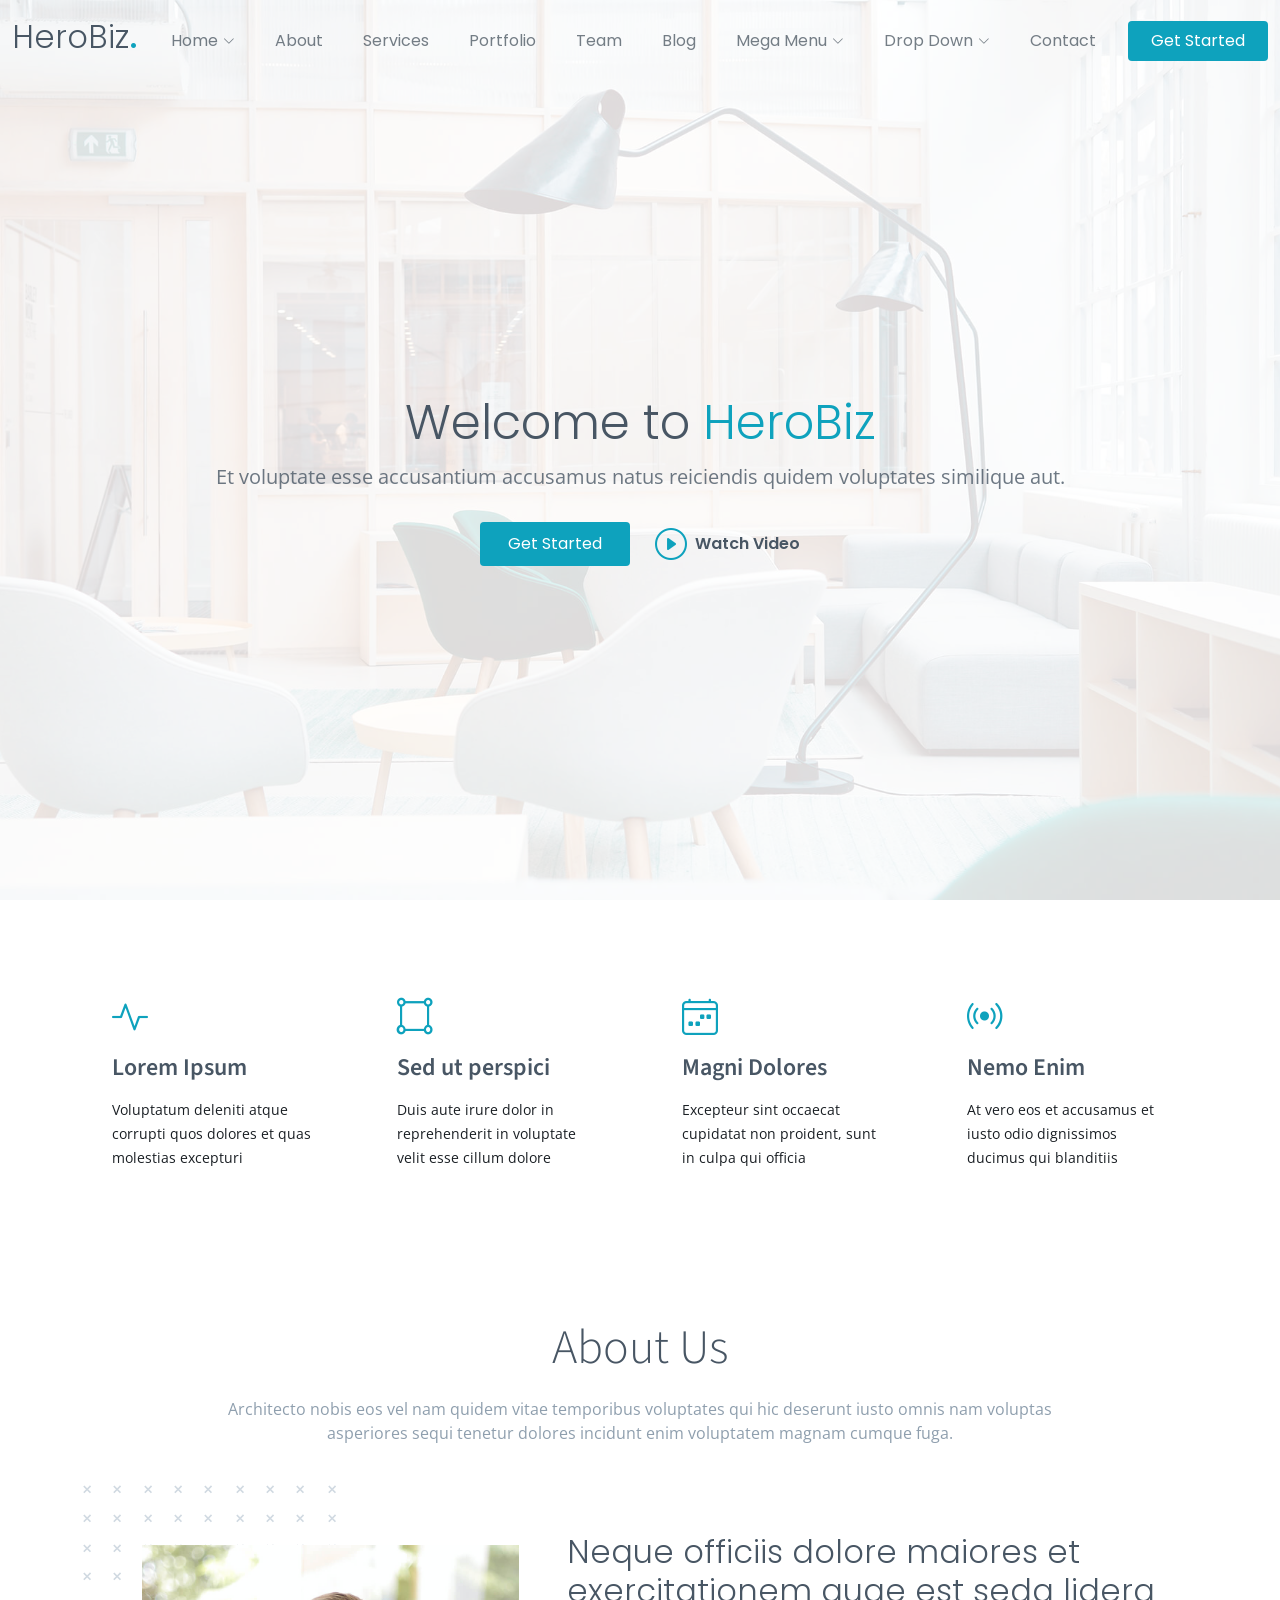
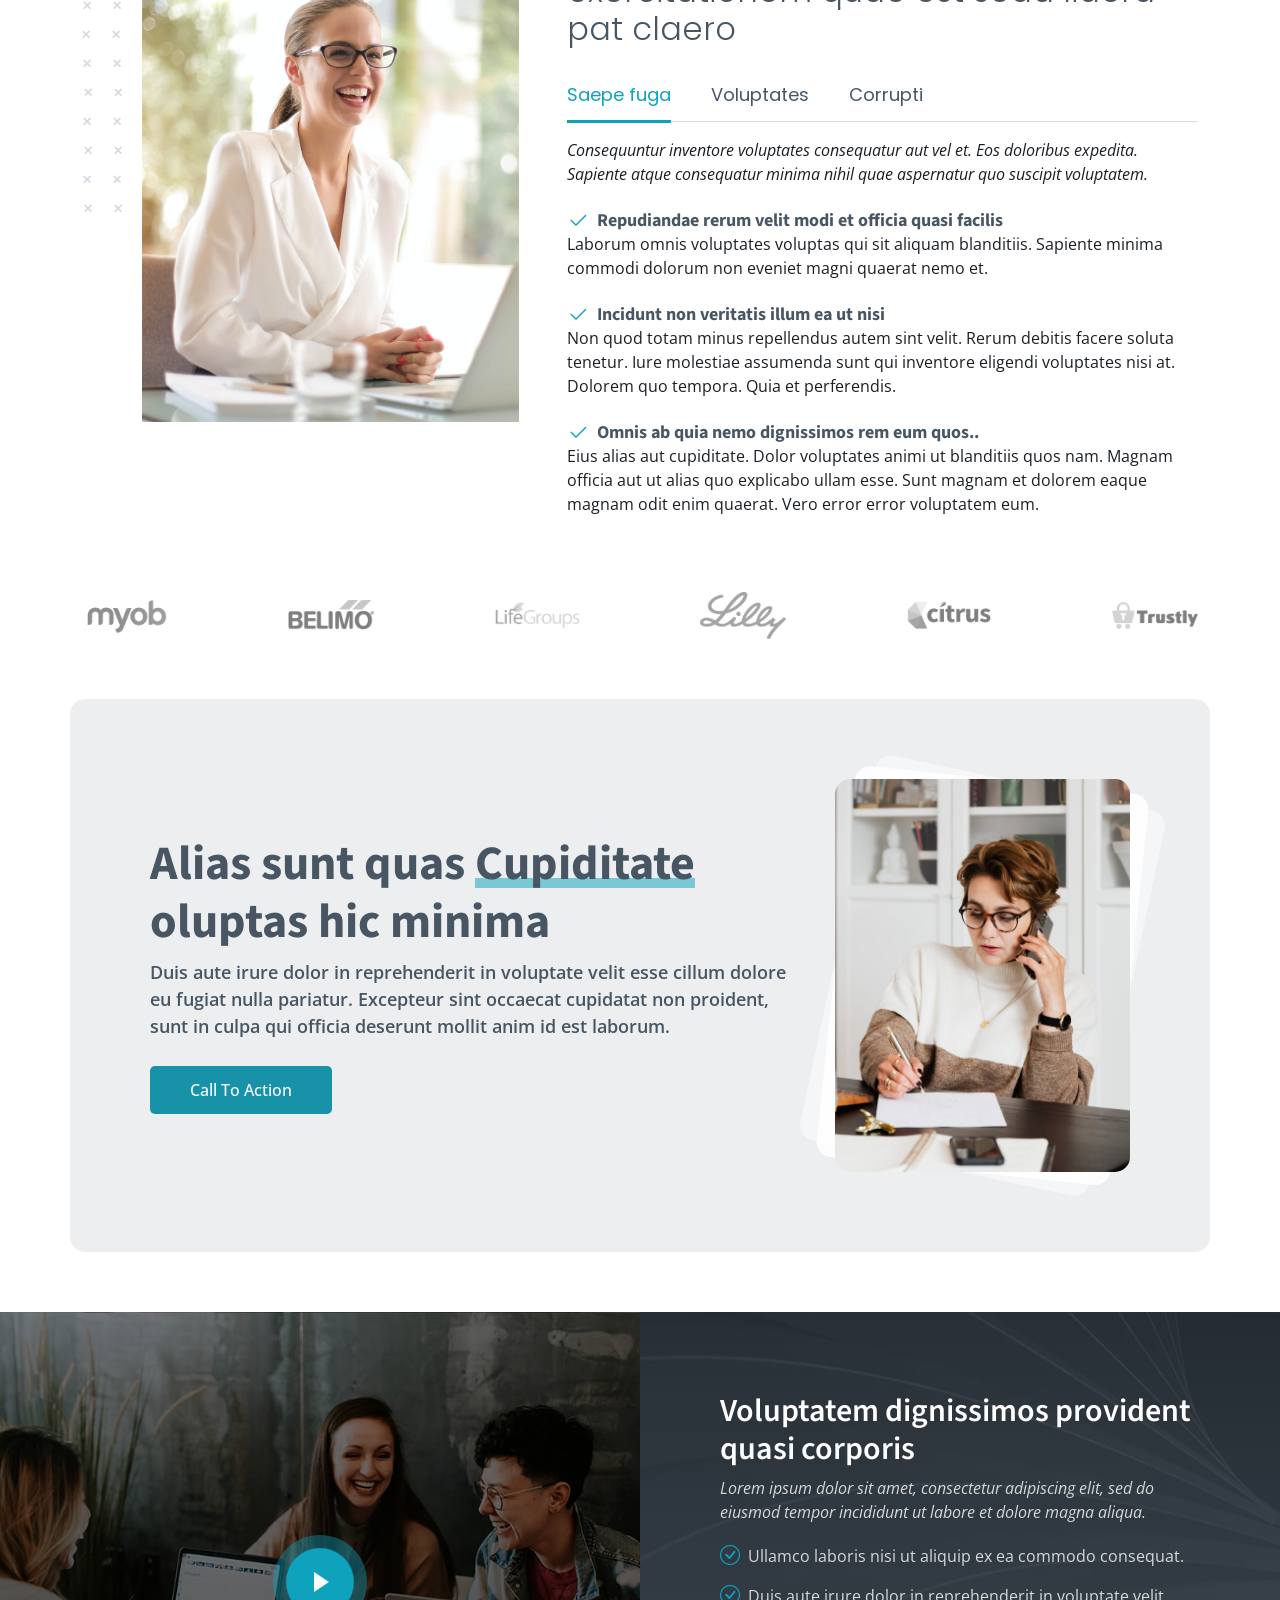
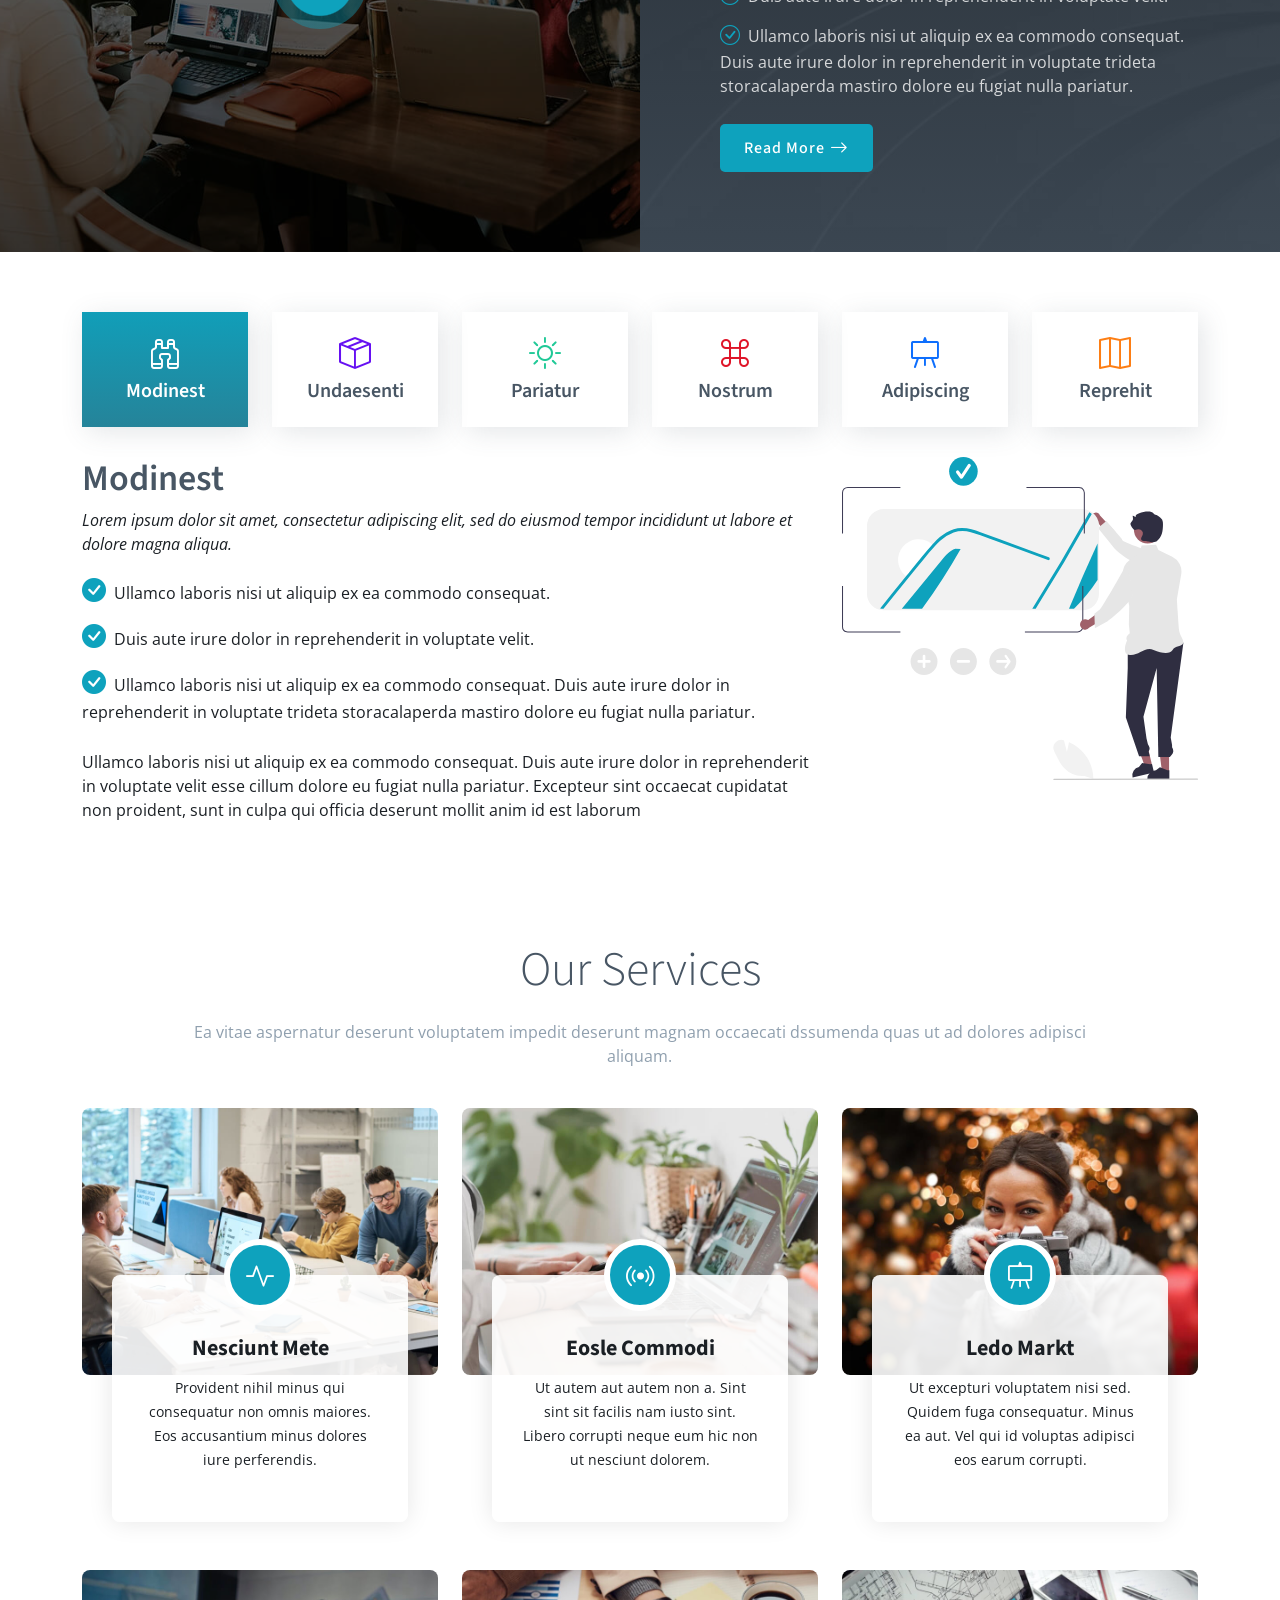
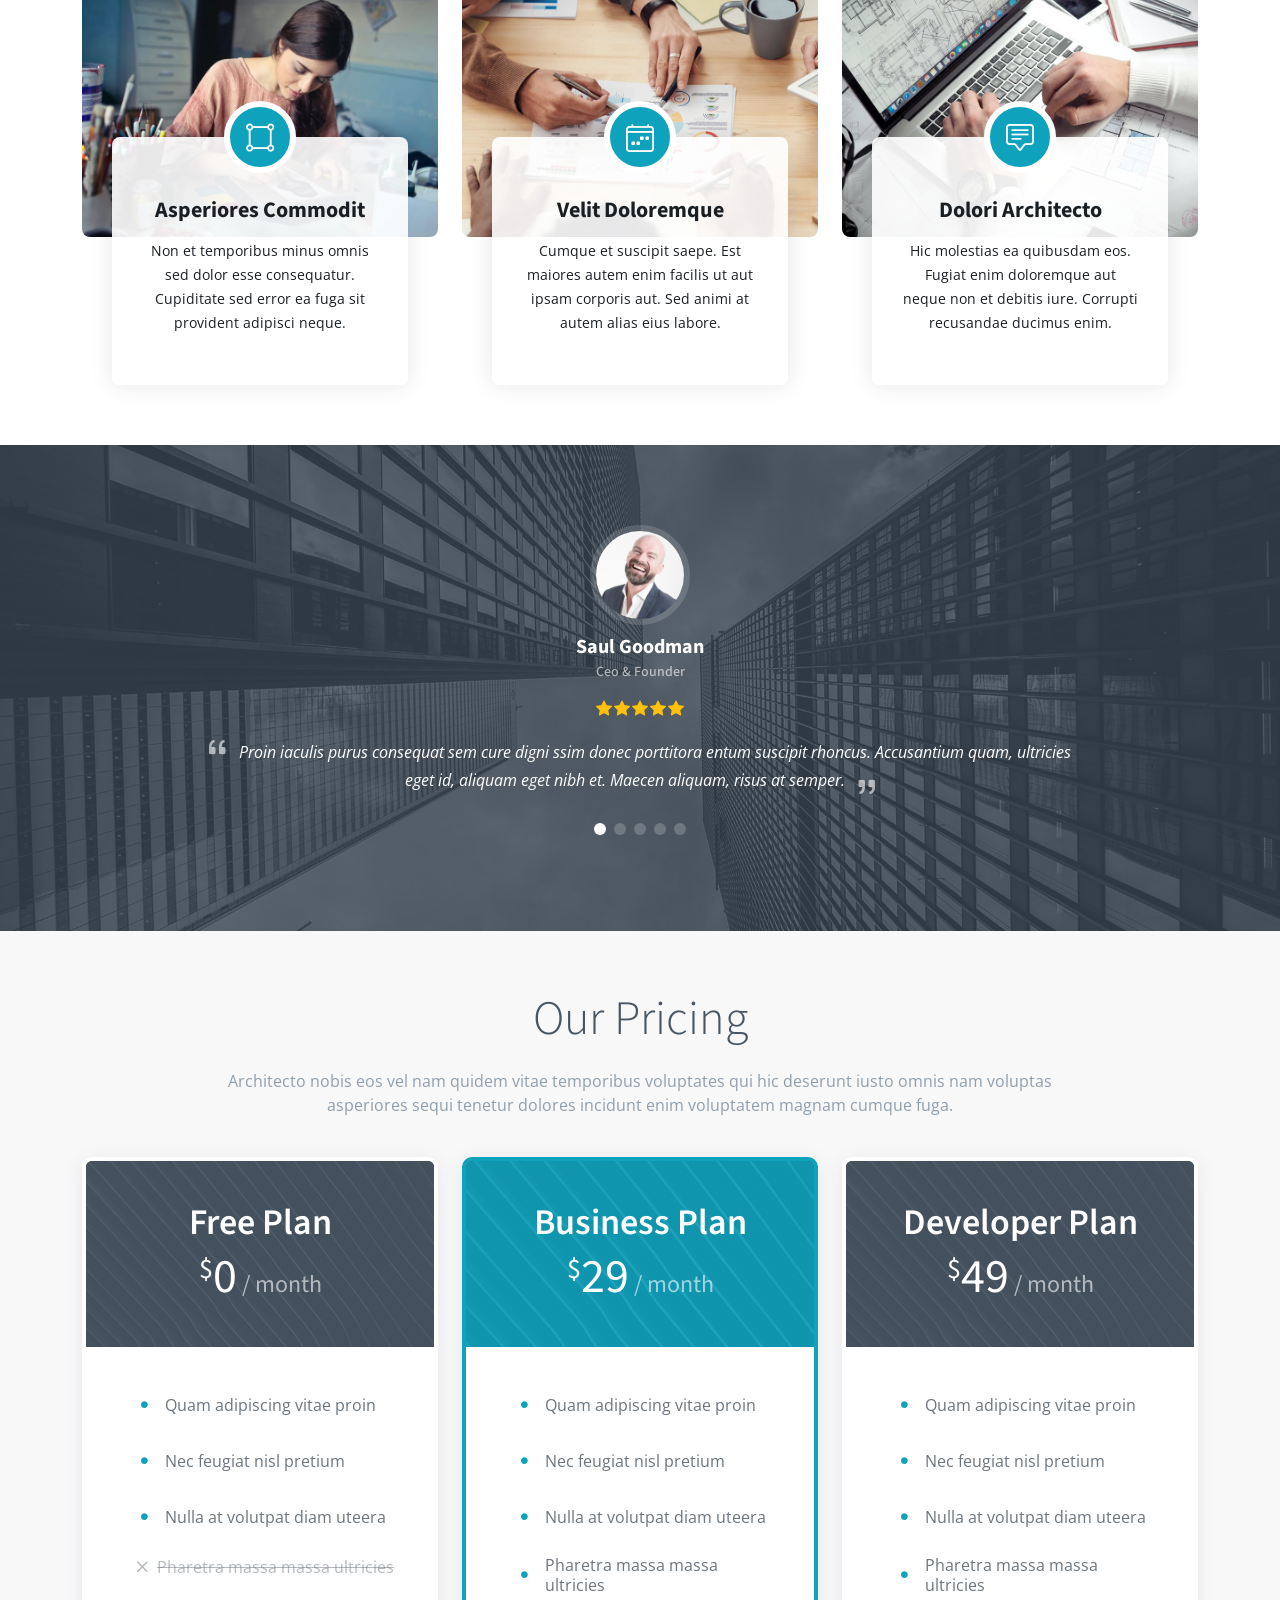
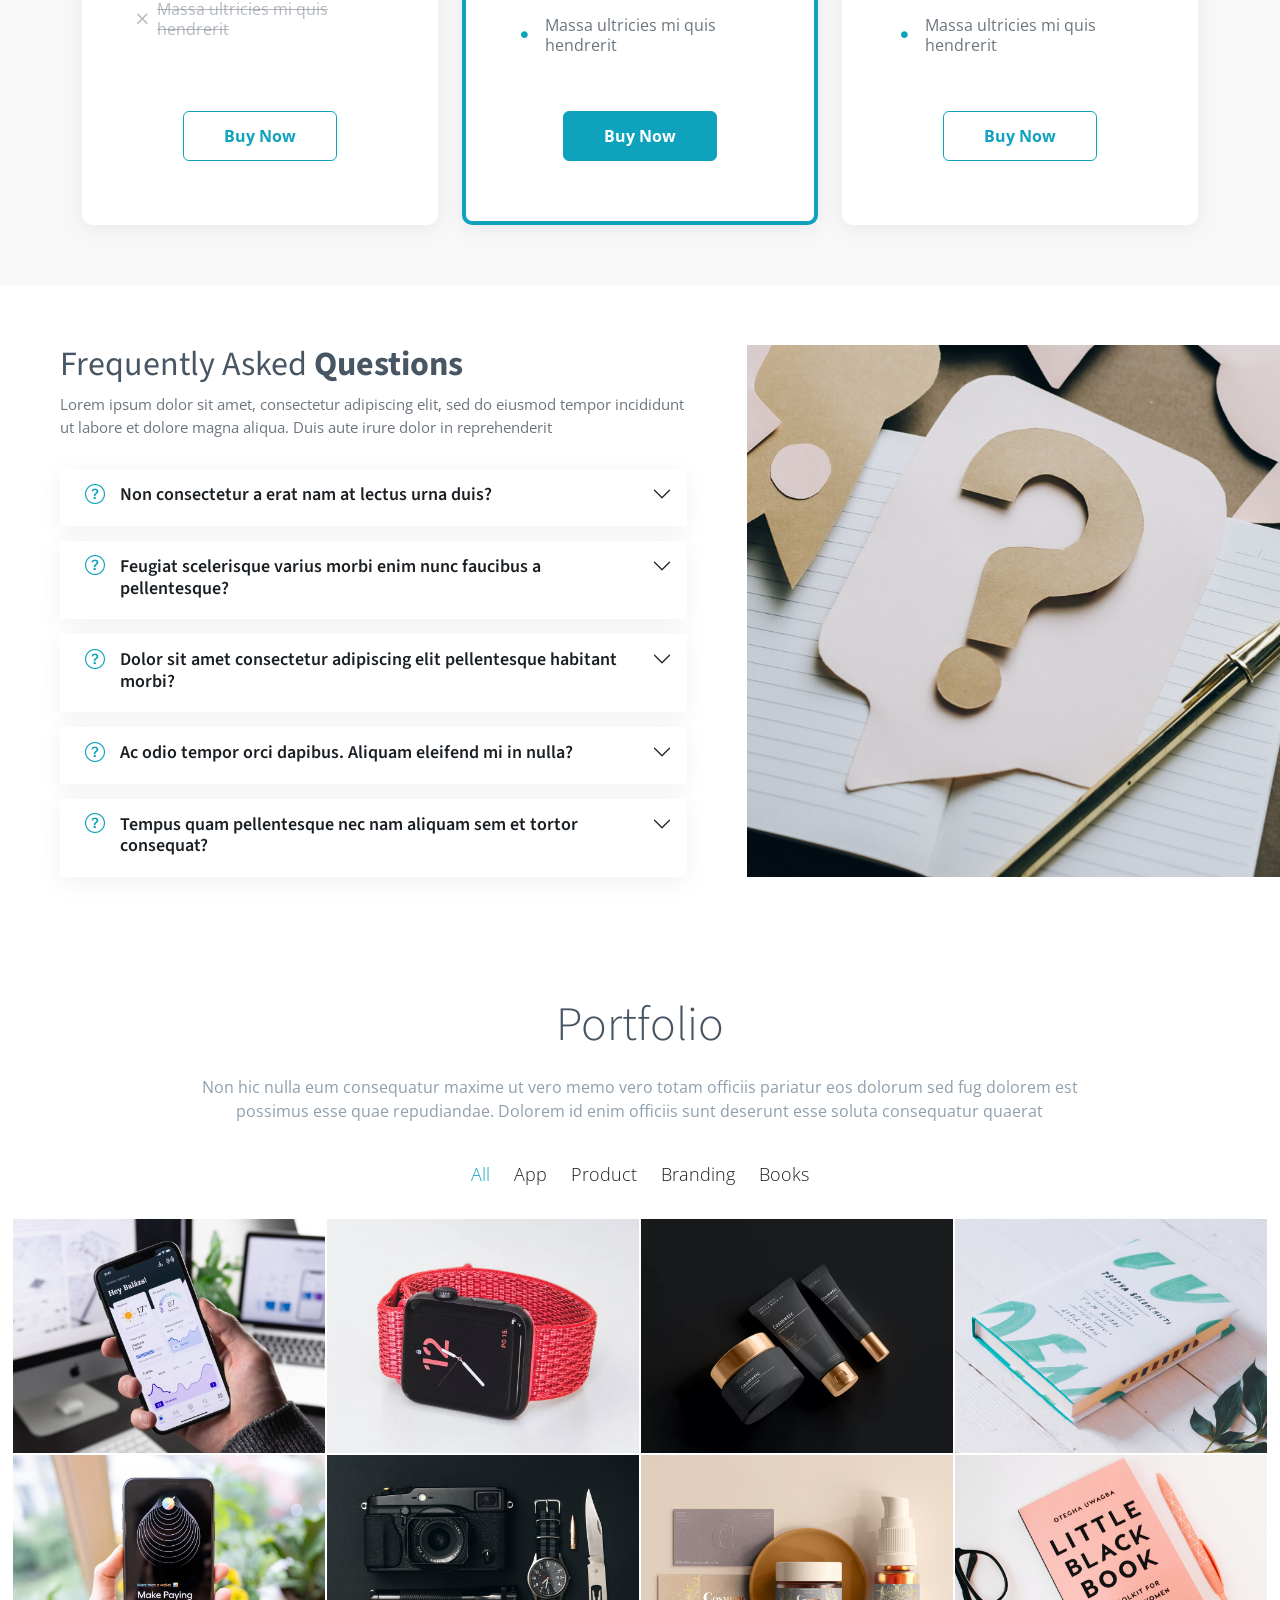
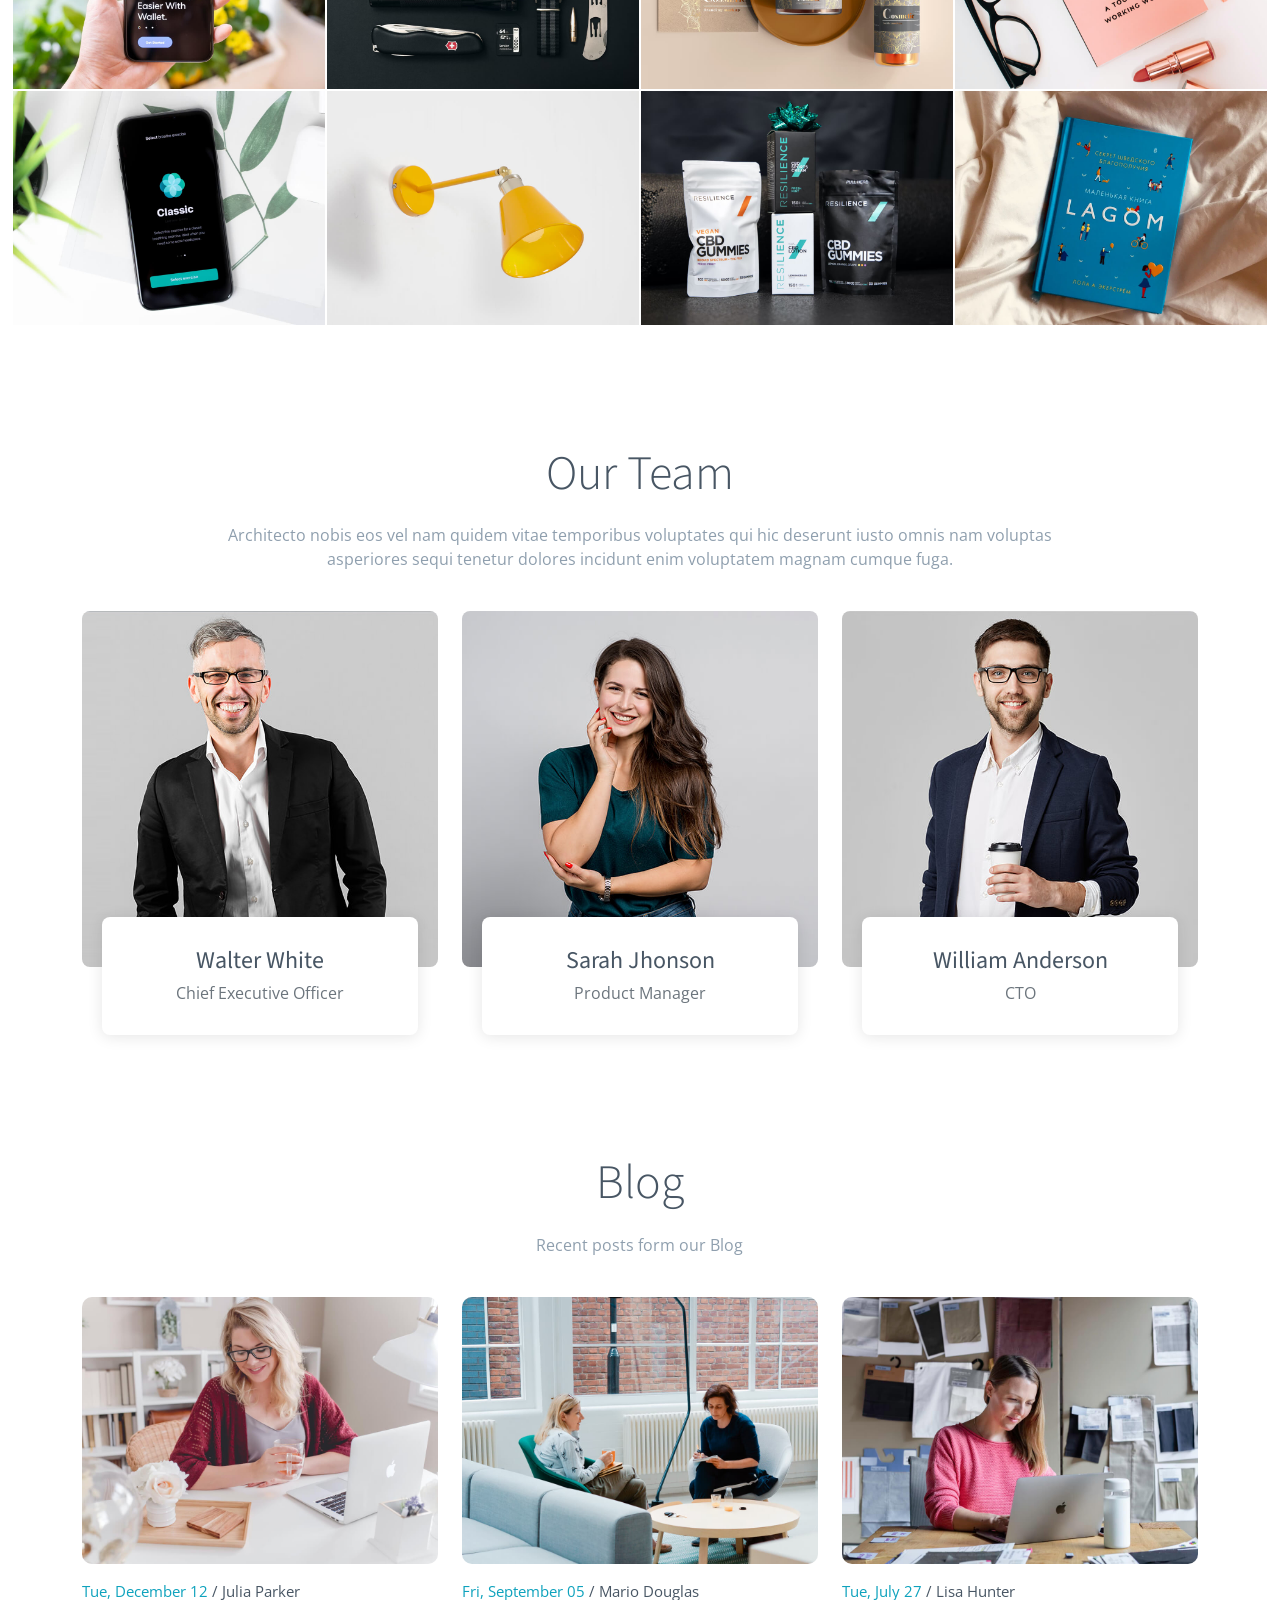
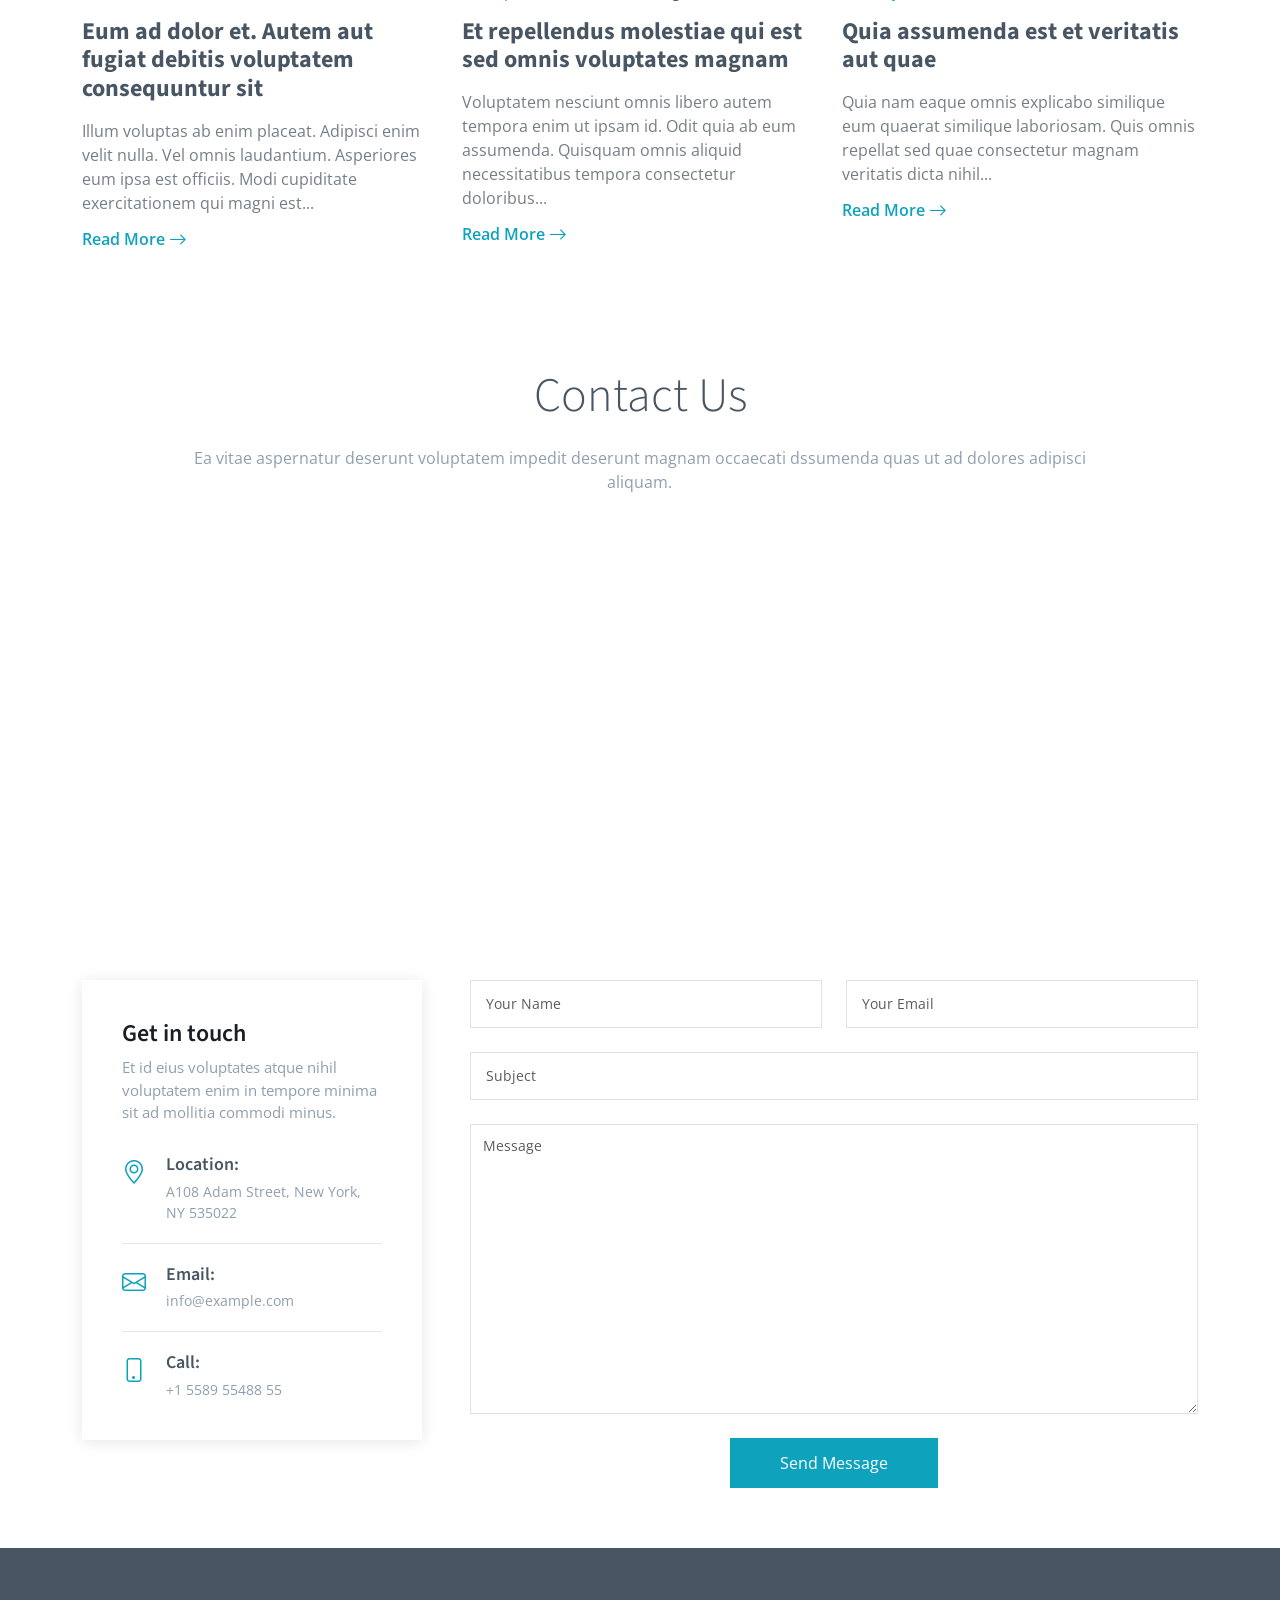
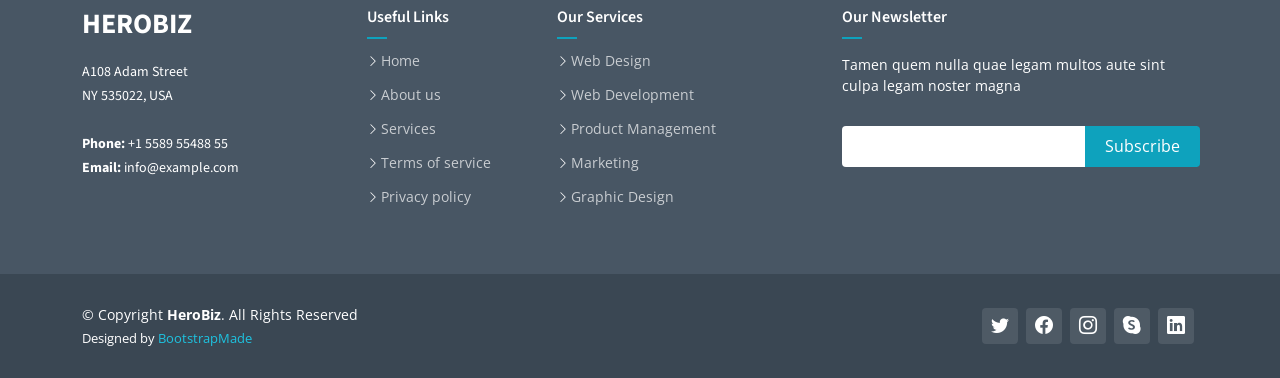
<file: files/HeroBiz/index-3.html>
<!DOCTYPE html>
<html lang="en">

<head>
  <meta charset="utf-8">
  <meta content="width=device-width, initial-scale=1.0" name="viewport">

  <title>HeroBiz Bootstrap Template - Home 3</title>
  <meta content="" name="description">
  <meta content="" name="keywords">

  <!-- Favicons -->
  <link href="assets/img/favicon.png" rel="icon">
  <link href="assets/img/apple-touch-icon.png" rel="apple-touch-icon">

  <!-- Google Fonts -->
  <link rel="preconnect" href="https://fonts.googleapis.com">
  <link rel="preconnect" href="https://fonts.gstatic.com" crossorigin>
  <link href="https://fonts.googleapis.com/css2?family=Open+Sans:ital,wght@0,300;0,400;0,500;0,600;0,700;1,300;1,400;1,500;1,600;1,700&family=Poppins:ital,wght@0,300;0,400;0,500;0,600;0,700;1,300;1,400;1,500;1,600;1,700&family=Source+Sans+Pro:ital,wght@0,300;0,400;0,600;0,700;1,300;1,400;1,600;1,700&display=swap" rel="stylesheet">

  <!-- Vendor CSS Files -->
  <link href="assets/vendor/bootstrap/css/bootstrap.min.css" rel="stylesheet">
  <link href="assets/vendor/bootstrap-icons/bootstrap-icons.css" rel="stylesheet">
  <link href="assets/vendor/aos/aos.css" rel="stylesheet">
  <link href="assets/vendor/glightbox/css/glightbox.min.css" rel="stylesheet">
  <link href="assets/vendor/swiper/swiper-bundle.min.css" rel="stylesheet">

  <!-- Variables CSS Files. Uncomment your preferred color scheme -->
  <link href="assets/css/variables.css" rel="stylesheet">
  <!-- <link href="assets/css/variables-blue.css" rel="stylesheet"> -->
  <!-- <link href="assets/css/variables-green.css" rel="stylesheet"> -->
  <!-- <link href="assets/css/variables-orange.css" rel="stylesheet"> -->
  <!-- <link href="assets/css/variables-purple.css" rel="stylesheet"> -->
  <!-- <link href="assets/css/variables-red.css" rel="stylesheet"> -->
  <!-- <link href="assets/css/variables-pink.css" rel="stylesheet"> -->

  <!-- Template Main CSS File -->
  <link href="assets/css/main.css" rel="stylesheet">

  <!-- =======================================================
  * Template Name: HeroBiz
  * Updated: May 30 2023 with Bootstrap v5.3.0
  * Template URL: https://bootstrapmade.com/herobiz-bootstrap-business-template/
  * Author: BootstrapMade.com
  * License: https://bootstrapmade.com/license/
  ======================================================== -->
</head>

<body>

  <!-- ======= Header ======= -->
  <header id="header" class="header fixed-top" data-scrollto-offset="0">
    <div class="container-fluid d-flex align-items-center justify-content-between">

      <a href="index.html" class="logo d-flex align-items-center scrollto me-auto me-lg-0">
        <!-- Uncomment the line below if you also wish to use an image logo -->
        <!-- <img src="assets/img/logo.png" alt=""> -->
        <h1>HeroBiz<span>.</span></h1>
      </a>

      <nav id="navbar" class="navbar">
        <ul>

          <li class="dropdown"><a href="#"><span>Home</span> <i class="bi bi-chevron-down dropdown-indicator"></i></a>
            <ul>
              <li><a href="index.html">Home 1 - index.html</a></li>
              <li><a href="index-2.html">Home 2 - index-2.html</a></li>
              <li><a href="index-3.html" class="active">Home 3 - index-3.html</a></li>
              <li><a href="index-4.html">Home 4 - index-4.html</a></li>
            </ul>
          </li>

          <li><a class="nav-link scrollto" href="index.html#about">About</a></li>
          <li><a class="nav-link scrollto" href="index.html#services">Services</a></li>
          <li><a class="nav-link scrollto" href="index.html#portfolio">Portfolio</a></li>
          <li><a class="nav-link scrollto" href="index.html#team">Team</a></li>
          <li><a href="blog.html">Blog</a></li>
          <li class="dropdown megamenu"><a href="#"><span>Mega Menu</span> <i class="bi bi-chevron-down dropdown-indicator"></i></a>
            <ul>
              <li>
                <a href="#">Column 1 link 1</a>
                <a href="#">Column 1 link 2</a>
                <a href="#">Column 1 link 3</a>
              </li>
              <li>
                <a href="#">Column 2 link 1</a>
                <a href="#">Column 2 link 2</a>
                <a href="#">Column 3 link 3</a>
              </li>
              <li>
                <a href="#">Column 3 link 1</a>
                <a href="#">Column 3 link 2</a>
                <a href="#">Column 3 link 3</a>
              </li>
              <li>
                <a href="#">Column 4 link 1</a>
                <a href="#">Column 4 link 2</a>
                <a href="#">Column 4 link 3</a>
              </li>
            </ul>
          </li>
          <li class="dropdown"><a href="#"><span>Drop Down</span> <i class="bi bi-chevron-down dropdown-indicator"></i></a>
            <ul>
              <li><a href="#">Drop Down 1</a></li>
              <li class="dropdown"><a href="#"><span>Deep Drop Down</span> <i class="bi bi-chevron-down dropdown-indicator"></i></a>
                <ul>
                  <li><a href="#">Deep Drop Down 1</a></li>
                  <li><a href="#">Deep Drop Down 2</a></li>
                  <li><a href="#">Deep Drop Down 3</a></li>
                  <li><a href="#">Deep Drop Down 4</a></li>
                  <li><a href="#">Deep Drop Down 5</a></li>
                </ul>
              </li>
              <li><a href="#">Drop Down 2</a></li>
              <li><a href="#">Drop Down 3</a></li>
              <li><a href="#">Drop Down 4</a></li>
            </ul>
          </li>
          <li><a class="nav-link scrollto" href="index.html#contact">Contact</a></li>
        </ul>
        <i class="bi bi-list mobile-nav-toggle d-none"></i>
      </nav><!-- .navbar -->

      <a class="btn-getstarted scrollto" href="index.html#about">Get Started</a>

    </div>
  </header><!-- End Header -->

  <section id="hero-fullscreen" class="hero-fullscreen d-flex align-items-center">
    <div class="container d-flex flex-column align-items-center position-relative" data-aos="zoom-out">
      <h2>Welcome to <span>HeroBiz</span></h2>
      <p>Et voluptate esse accusantium accusamus natus reiciendis quidem voluptates similique aut.</p>
      <div class="d-flex">
        <a href="#about" class="btn-get-started scrollto">Get Started</a>
        <a href="https://www.youtube.com/watch?v=LXb3EKWsInQ" class="glightbox btn-watch-video d-flex align-items-center"><i class="bi bi-play-circle"></i><span>Watch Video</span></a>
      </div>
    </div>
  </section>

  <main id="main">

    <!-- ======= Featured Services Section ======= -->
    <section id="featured-services" class="featured-services">
      <div class="container">

        <div class="row gy-4">

          <div class="col-xl-3 col-md-6 d-flex" data-aos="zoom-out">
            <div class="service-item position-relative">
              <div class="icon"><i class="bi bi-activity icon"></i></div>
              <h4><a href="" class="stretched-link">Lorem Ipsum</a></h4>
              <p>Voluptatum deleniti atque corrupti quos dolores et quas molestias excepturi</p>
            </div>
          </div><!-- End Service Item -->

          <div class="col-xl-3 col-md-6 d-flex" data-aos="zoom-out" data-aos-delay="200">
            <div class="service-item position-relative">
              <div class="icon"><i class="bi bi-bounding-box-circles icon"></i></div>
              <h4><a href="" class="stretched-link">Sed ut perspici</a></h4>
              <p>Duis aute irure dolor in reprehenderit in voluptate velit esse cillum dolore</p>
            </div>
          </div><!-- End Service Item -->

          <div class="col-xl-3 col-md-6 d-flex" data-aos="zoom-out" data-aos-delay="400">
            <div class="service-item position-relative">
              <div class="icon"><i class="bi bi-calendar4-week icon"></i></div>
              <h4><a href="" class="stretched-link">Magni Dolores</a></h4>
              <p>Excepteur sint occaecat cupidatat non proident, sunt in culpa qui officia</p>
            </div>
          </div><!-- End Service Item -->

          <div class="col-xl-3 col-md-6 d-flex" data-aos="zoom-out" data-aos-delay="600">
            <div class="service-item position-relative">
              <div class="icon"><i class="bi bi-broadcast icon"></i></div>
              <h4><a href="" class="stretched-link">Nemo Enim</a></h4>
              <p>At vero eos et accusamus et iusto odio dignissimos ducimus qui blanditiis</p>
            </div>
          </div><!-- End Service Item -->

        </div>

      </div>
    </section><!-- End Featured Services Section -->

    <!-- ======= About Section ======= -->
    <section id="about" class="about">
      <div class="container" data-aos="fade-up">

        <div class="section-header">
          <h2>About Us</h2>
          <p>Architecto nobis eos vel nam quidem vitae temporibus voluptates qui hic deserunt iusto omnis nam voluptas asperiores sequi tenetur dolores incidunt enim voluptatem magnam cumque fuga.</p>
        </div>

        <div class="row g-4 g-lg-5" data-aos="fade-up" data-aos-delay="200">

          <div class="col-lg-5">
            <div class="about-img">
              <img src="assets/img/about.jpg" class="img-fluid" alt="">
            </div>
          </div>

          <div class="col-lg-7">
            <h3 class="pt-0 pt-lg-5">Neque officiis dolore maiores et exercitationem quae est seda lidera pat claero</h3>

            <!-- Tabs -->
            <ul class="nav nav-pills mb-3">
              <li><a class="nav-link active" data-bs-toggle="pill" href="#tab1">Saepe fuga</a></li>
              <li><a class="nav-link" data-bs-toggle="pill" href="#tab2">Voluptates</a></li>
              <li><a class="nav-link" data-bs-toggle="pill" href="#tab3">Corrupti</a></li>
            </ul><!-- End Tabs -->

            <!-- Tab Content -->
            <div class="tab-content">

              <div class="tab-pane fade show active" id="tab1">

                <p class="fst-italic">Consequuntur inventore voluptates consequatur aut vel et. Eos doloribus expedita. Sapiente atque consequatur minima nihil quae aspernatur quo suscipit voluptatem.</p>

                <div class="d-flex align-items-center mt-4">
                  <i class="bi bi-check2"></i>
                  <h4>Repudiandae rerum velit modi et officia quasi facilis</h4>
                </div>
                <p>Laborum omnis voluptates voluptas qui sit aliquam blanditiis. Sapiente minima commodi dolorum non eveniet magni quaerat nemo et.</p>

                <div class="d-flex align-items-center mt-4">
                  <i class="bi bi-check2"></i>
                  <h4>Incidunt non veritatis illum ea ut nisi</h4>
                </div>
                <p>Non quod totam minus repellendus autem sint velit. Rerum debitis facere soluta tenetur. Iure molestiae assumenda sunt qui inventore eligendi voluptates nisi at. Dolorem quo tempora. Quia et perferendis.</p>

                <div class="d-flex align-items-center mt-4">
                  <i class="bi bi-check2"></i>
                  <h4>Omnis ab quia nemo dignissimos rem eum quos..</h4>
                </div>
                <p>Eius alias aut cupiditate. Dolor voluptates animi ut blanditiis quos nam. Magnam officia aut ut alias quo explicabo ullam esse. Sunt magnam et dolorem eaque magnam odit enim quaerat. Vero error error voluptatem eum.</p>

              </div><!-- End Tab 1 Content -->

              <div class="tab-pane fade show" id="tab2">

                <p class="fst-italic">Consequuntur inventore voluptates consequatur aut vel et. Eos doloribus expedita. Sapiente atque consequatur minima nihil quae aspernatur quo suscipit voluptatem.</p>

                <div class="d-flex align-items-center mt-4">
                  <i class="bi bi-check2"></i>
                  <h4>Repudiandae rerum velit modi et officia quasi facilis</h4>
                </div>
                <p>Laborum omnis voluptates voluptas qui sit aliquam blanditiis. Sapiente minima commodi dolorum non eveniet magni quaerat nemo et.</p>

                <div class="d-flex align-items-center mt-4">
                  <i class="bi bi-check2"></i>
                  <h4>Incidunt non veritatis illum ea ut nisi</h4>
                </div>
                <p>Non quod totam minus repellendus autem sint velit. Rerum debitis facere soluta tenetur. Iure molestiae assumenda sunt qui inventore eligendi voluptates nisi at. Dolorem quo tempora. Quia et perferendis.</p>

                <div class="d-flex align-items-center mt-4">
                  <i class="bi bi-check2"></i>
                  <h4>Omnis ab quia nemo dignissimos rem eum quos..</h4>
                </div>
                <p>Eius alias aut cupiditate. Dolor voluptates animi ut blanditiis quos nam. Magnam officia aut ut alias quo explicabo ullam esse. Sunt magnam et dolorem eaque magnam odit enim quaerat. Vero error error voluptatem eum.</p>

              </div><!-- End Tab 2 Content -->

              <div class="tab-pane fade show" id="tab3">

                <p class="fst-italic">Consequuntur inventore voluptates consequatur aut vel et. Eos doloribus expedita. Sapiente atque consequatur minima nihil quae aspernatur quo suscipit voluptatem.</p>

                <div class="d-flex align-items-center mt-4">
                  <i class="bi bi-check2"></i>
                  <h4>Repudiandae rerum velit modi et officia quasi facilis</h4>
                </div>
                <p>Laborum omnis voluptates voluptas qui sit aliquam blanditiis. Sapiente minima commodi dolorum non eveniet magni quaerat nemo et.</p>

                <div class="d-flex align-items-center mt-4">
                  <i class="bi bi-check2"></i>
                  <h4>Incidunt non veritatis illum ea ut nisi</h4>
                </div>
                <p>Non quod totam minus repellendus autem sint velit. Rerum debitis facere soluta tenetur. Iure molestiae assumenda sunt qui inventore eligendi voluptates nisi at. Dolorem quo tempora. Quia et perferendis.</p>

                <div class="d-flex align-items-center mt-4">
                  <i class="bi bi-check2"></i>
                  <h4>Omnis ab quia nemo dignissimos rem eum quos..</h4>
                </div>
                <p>Eius alias aut cupiditate. Dolor voluptates animi ut blanditiis quos nam. Magnam officia aut ut alias quo explicabo ullam esse. Sunt magnam et dolorem eaque magnam odit enim quaerat. Vero error error voluptatem eum.</p>

              </div><!-- End Tab 3 Content -->

            </div>

          </div>

        </div>

      </div>
    </section><!-- End About Section -->

    <!-- ======= Clients Section ======= -->
    <section id="clients" class="clients">
      <div class="container" data-aos="zoom-out">

        <div class="clients-slider swiper">
          <div class="swiper-wrapper align-items-center">
            <div class="swiper-slide"><img src="assets/img/clients/client-1.png" class="img-fluid" alt=""></div>
            <div class="swiper-slide"><img src="assets/img/clients/client-2.png" class="img-fluid" alt=""></div>
            <div class="swiper-slide"><img src="assets/img/clients/client-3.png" class="img-fluid" alt=""></div>
            <div class="swiper-slide"><img src="assets/img/clients/client-4.png" class="img-fluid" alt=""></div>
            <div class="swiper-slide"><img src="assets/img/clients/client-5.png" class="img-fluid" alt=""></div>
            <div class="swiper-slide"><img src="assets/img/clients/client-6.png" class="img-fluid" alt=""></div>
            <div class="swiper-slide"><img src="assets/img/clients/client-7.png" class="img-fluid" alt=""></div>
            <div class="swiper-slide"><img src="assets/img/clients/client-8.png" class="img-fluid" alt=""></div>
          </div>
        </div>

      </div>
    </section><!-- End Clients Section -->

    <!-- ======= Call To Action Section ======= -->
    <section id="cta" class="cta">
      <div class="container" data-aos="zoom-out">

        <div class="row g-5">

          <div class="col-lg-8 col-md-6 content d-flex flex-column justify-content-center order-last order-md-first">
            <h3>Alias sunt quas <em>Cupiditate</em> oluptas hic minima</h3>
            <p> Duis aute irure dolor in reprehenderit in voluptate velit esse cillum dolore eu fugiat nulla pariatur. Excepteur sint occaecat cupidatat non proident, sunt in culpa qui officia deserunt mollit anim id est laborum.</p>
            <a class="cta-btn align-self-start" href="#">Call To Action</a>
          </div>

          <div class="col-lg-4 col-md-6 order-first order-md-last d-flex align-items-center">
            <div class="img">
              <img src="assets/img/cta.jpg" alt="" class="img-fluid">
            </div>
          </div>

        </div>

      </div>
    </section><!-- End Call To Action Section -->

    <!-- ======= On Focus Section ======= -->
    <section id="onfocus" class="onfocus">
      <div class="container-fluid p-0" data-aos="fade-up">

        <div class="row g-0">
          <div class="col-lg-6 video-play position-relative">
            <a href="https://www.youtube.com/watch?v=LXb3EKWsInQ" class="glightbox play-btn"></a>
          </div>
          <div class="col-lg-6">
            <div class="content d-flex flex-column justify-content-center h-100">
              <h3>Voluptatem dignissimos provident quasi corporis</h3>
              <p class="fst-italic">
                Lorem ipsum dolor sit amet, consectetur adipiscing elit, sed do eiusmod tempor incididunt ut labore et dolore
                magna aliqua.
              </p>
              <ul>
                <li><i class="bi bi-check-circle"></i> Ullamco laboris nisi ut aliquip ex ea commodo consequat.</li>
                <li><i class="bi bi-check-circle"></i> Duis aute irure dolor in reprehenderit in voluptate velit.</li>
                <li><i class="bi bi-check-circle"></i> Ullamco laboris nisi ut aliquip ex ea commodo consequat. Duis aute irure dolor in reprehenderit in voluptate trideta storacalaperda mastiro dolore eu fugiat nulla pariatur.</li>
              </ul>
              <a href="#" class="read-more align-self-start"><span>Read More</span><i class="bi bi-arrow-right"></i></a>
            </div>
          </div>
        </div>

      </div>
    </section><!-- End On Focus Section -->

    <!-- ======= Features Section ======= -->
    <section id="features" class="features">
      <div class="container" data-aos="fade-up">

        <ul class="nav nav-tabs row gy-4 d-flex">

          <li class="nav-item col-6 col-md-4 col-lg-2">
            <a class="nav-link active show" data-bs-toggle="tab" data-bs-target="#tab-1">
              <i class="bi bi-binoculars color-cyan"></i>
              <h4>Modinest</h4>
            </a>
          </li><!-- End Tab 1 Nav -->

          <li class="nav-item col-6 col-md-4 col-lg-2">
            <a class="nav-link" data-bs-toggle="tab" data-bs-target="#tab-2">
              <i class="bi bi-box-seam color-indigo"></i>
              <h4>Undaesenti</h4>
            </a>
          </li><!-- End Tab 2 Nav -->

          <li class="nav-item col-6 col-md-4 col-lg-2">
            <a class="nav-link" data-bs-toggle="tab" data-bs-target="#tab-3">
              <i class="bi bi-brightness-high color-teal"></i>
              <h4>Pariatur</h4>
            </a>
          </li><!-- End Tab 3 Nav -->

          <li class="nav-item col-6 col-md-4 col-lg-2">
            <a class="nav-link" data-bs-toggle="tab" data-bs-target="#tab-4">
              <i class="bi bi-command color-red"></i>
              <h4>Nostrum</h4>
            </a>
          </li><!-- End Tab 4 Nav -->

          <li class="nav-item col-6 col-md-4 col-lg-2">
            <a class="nav-link" data-bs-toggle="tab" data-bs-target="#tab-5">
              <i class="bi bi-easel color-blue"></i>
              <h4>Adipiscing</h4>
            </a>
          </li><!-- End Tab 5 Nav -->

          <li class="nav-item col-6 col-md-4 col-lg-2">
            <a class="nav-link" data-bs-toggle="tab" data-bs-target="#tab-6">
              <i class="bi bi-map color-orange"></i>
              <h4>Reprehit</h4>
            </a>
          </li><!-- End Tab 6 Nav -->

        </ul>

        <div class="tab-content">

          <div class="tab-pane active show" id="tab-1">
            <div class="row gy-4">
              <div class="col-lg-8 order-2 order-lg-1" data-aos="fade-up" data-aos-delay="100">
                <h3>Modinest</h3>
                <p class="fst-italic">
                  Lorem ipsum dolor sit amet, consectetur adipiscing elit, sed do eiusmod tempor incididunt ut labore et dolore
                  magna aliqua.
                </p>
                <ul>
                  <li><i class="bi bi-check-circle-fill"></i> Ullamco laboris nisi ut aliquip ex ea commodo consequat.</li>
                  <li><i class="bi bi-check-circle-fill"></i> Duis aute irure dolor in reprehenderit in voluptate velit.</li>
                  <li><i class="bi bi-check-circle-fill"></i> Ullamco laboris nisi ut aliquip ex ea commodo consequat. Duis aute irure dolor in reprehenderit in voluptate trideta storacalaperda mastiro dolore eu fugiat nulla pariatur.</li>
                </ul>
                <p>
                  Ullamco laboris nisi ut aliquip ex ea commodo consequat. Duis aute irure dolor in reprehenderit in voluptate
                  velit esse cillum dolore eu fugiat nulla pariatur. Excepteur sint occaecat cupidatat non proident, sunt in
                  culpa qui officia deserunt mollit anim id est laborum
                </p>
              </div>
              <div class="col-lg-4 order-1 order-lg-2 text-center" data-aos="fade-up" data-aos-delay="200">
                <img src="assets/img/features-1.svg" alt="" class="img-fluid">
              </div>
            </div>
          </div><!-- End Tab Content 1 -->

          <div class="tab-pane" id="tab-2">
            <div class="row gy-4">
              <div class="col-lg-8 order-2 order-lg-1">
                <h3>Undaesenti</h3>
                <p>
                  Ullamco laboris nisi ut aliquip ex ea commodo consequat. Duis aute irure dolor in reprehenderit in voluptate
                  velit esse cillum dolore eu fugiat nulla pariatur. Excepteur sint occaecat cupidatat non proident, sunt in
                  culpa qui officia deserunt mollit anim id est laborum
                </p>
                <p class="fst-italic">
                  Lorem ipsum dolor sit amet, consectetur adipiscing elit, sed do eiusmod tempor incididunt ut labore et dolore
                  magna aliqua.
                </p>
                <ul>
                  <li><i class="bi bi-check-circle-fill"></i> Ullamco laboris nisi ut aliquip ex ea commodo consequat.</li>
                  <li><i class="bi bi-check-circle-fill"></i> Duis aute irure dolor in reprehenderit in voluptate velit.</li>
                  <li><i class="bi bi-check-circle-fill"></i> Provident mollitia neque rerum asperiores dolores quos qui a. Ipsum neque dolor voluptate nisi sed.</li>
                  <li><i class="bi bi-check-circle-fill"></i> Ullamco laboris nisi ut aliquip ex ea commodo consequat. Duis aute irure dolor in reprehenderit in voluptate trideta storacalaperda mastiro dolore eu fugiat nulla pariatur.</li>
                </ul>
              </div>
              <div class="col-lg-4 order-1 order-lg-2 text-center">
                <img src="assets/img/features-2.svg" alt="" class="img-fluid">
              </div>
            </div>
          </div><!-- End Tab Content 2 -->

          <div class="tab-pane" id="tab-3">
            <div class="row gy-4">
              <div class="col-lg-8 order-2 order-lg-1">
                <h3>Pariatur</h3>
                <p>
                  Ullamco laboris nisi ut aliquip ex ea commodo consequat. Duis aute irure dolor in reprehenderit in voluptate
                  velit esse cillum dolore eu fugiat nulla pariatur. Excepteur sint occaecat cupidatat non proident, sunt in
                  culpa qui officia deserunt mollit anim id est laborum
                </p>
                <ul>
                  <li><i class="bi bi-check-circle-fill"></i> Ullamco laboris nisi ut aliquip ex ea commodo consequat.</li>
                  <li><i class="bi bi-check-circle-fill"></i> Duis aute irure dolor in reprehenderit in voluptate velit.</li>
                  <li><i class="bi bi-check-circle-fill"></i> Provident mollitia neque rerum asperiores dolores quos qui a. Ipsum neque dolor voluptate nisi sed.</li>
                </ul>
                <p class="fst-italic">
                  Lorem ipsum dolor sit amet, consectetur adipiscing elit, sed do eiusmod tempor incididunt ut labore et dolore
                  magna aliqua.
                </p>
              </div>
              <div class="col-lg-4 order-1 order-lg-2 text-center">
                <img src="assets/img/features-3.svg" alt="" class="img-fluid">
              </div>
            </div>
          </div><!-- End Tab Content 3 -->

          <div class="tab-pane" id="tab-4">
            <div class="row gy-4">
              <div class="col-lg-8 order-2 order-lg-1">
                <h3>Nostrum</h3>
                <p>
                  Ullamco laboris nisi ut aliquip ex ea commodo consequat. Duis aute irure dolor in reprehenderit in voluptate
                  velit esse cillum dolore eu fugiat nulla pariatur. Excepteur sint occaecat cupidatat non proident, sunt in
                  culpa qui officia deserunt mollit anim id est laborum
                </p>
                <p class="fst-italic">
                  Lorem ipsum dolor sit amet, consectetur adipiscing elit, sed do eiusmod tempor incididunt ut labore et dolore
                  magna aliqua.
                </p>
                <ul>
                  <li><i class="bi bi-check-circle-fill"></i> Ullamco laboris nisi ut aliquip ex ea commodo consequat.</li>
                  <li><i class="bi bi-check-circle-fill"></i> Duis aute irure dolor in reprehenderit in voluptate velit.</li>
                  <li><i class="bi bi-check-circle-fill"></i> Ullamco laboris nisi ut aliquip ex ea commodo consequat. Duis aute irure dolor in reprehenderit in voluptate trideta storacalaperda mastiro dolore eu fugiat nulla pariatur.</li>
                </ul>
              </div>
              <div class="col-lg-4 order-1 order-lg-2 text-center">
                <img src="assets/img/features-4.svg" alt="" class="img-fluid">
              </div>
            </div>
          </div><!-- End Tab Content 4 -->

          <div class="tab-pane" id="tab-5">
            <div class="row gy-4">
              <div class="col-lg-8 order-2 order-lg-1">
                <h3>Adipiscing</h3>
                <p>
                  Ullamco laboris nisi ut aliquip ex ea commodo consequat. Duis aute irure dolor in reprehenderit in voluptate
                  velit esse cillum dolore eu fugiat nulla pariatur. Excepteur sint occaecat cupidatat non proident, sunt in
                  culpa qui officia deserunt mollit anim id est laborum
                </p>
                <p class="fst-italic">
                  Lorem ipsum dolor sit amet, consectetur adipiscing elit, sed do eiusmod tempor incididunt ut labore et dolore
                  magna aliqua.
                </p>
                <ul>
                  <li><i class="bi bi-check-circle-fill"></i> Ullamco laboris nisi ut aliquip ex ea commodo consequat.</li>
                  <li><i class="bi bi-check-circle-fill"></i> Duis aute irure dolor in reprehenderit in voluptate velit.</li>
                  <li><i class="bi bi-check-circle-fill"></i> Ullamco laboris nisi ut aliquip ex ea commodo consequat. Duis aute irure dolor in reprehenderit in voluptate trideta storacalaperda mastiro dolore eu fugiat nulla pariatur.</li>
                </ul>
              </div>
              <div class="col-lg-4 order-1 order-lg-2 text-center">
                <img src="assets/img/features-5.svg" alt="" class="img-fluid">
              </div>
            </div>
          </div><!-- End Tab Content 5 -->

          <div class="tab-pane" id="tab-6">
            <div class="row gy-4">
              <div class="col-lg-8 order-2 order-lg-1">
                <h3>Reprehit</h3>
                <p>
                  Ullamco laboris nisi ut aliquip ex ea commodo consequat. Duis aute irure dolor in reprehenderit in voluptate
                  velit esse cillum dolore eu fugiat nulla pariatur. Excepteur sint occaecat cupidatat non proident, sunt in
                  culpa qui officia deserunt mollit anim id est laborum
                </p>
                <p class="fst-italic">
                  Lorem ipsum dolor sit amet, consectetur adipiscing elit, sed do eiusmod tempor incididunt ut labore et dolore
                  magna aliqua.
                </p>
                <ul>
                  <li><i class="bi bi-check-circle-fill"></i> Ullamco laboris nisi ut aliquip ex ea commodo consequat.</li>
                  <li><i class="bi bi-check-circle-fill"></i> Duis aute irure dolor in reprehenderit in voluptate velit.</li>
                  <li><i class="bi bi-check-circle-fill"></i> Ullamco laboris nisi ut aliquip ex ea commodo consequat. Duis aute irure dolor in reprehenderit in voluptate trideta storacalaperda mastiro dolore eu fugiat nulla pariatur.</li>
                </ul>
              </div>
              <div class="col-lg-4 order-1 order-lg-2 text-center">
                <img src="assets/img/features-6.svg" alt="" class="img-fluid">
              </div>
            </div>
          </div><!-- End Tab Content 6 -->

        </div>

      </div>
    </section><!-- End Features Section -->

    <!-- ======= Services Section ======= -->
    <section id="services" class="services">
      <div class="container" data-aos="fade-up">

        <div class="section-header">
          <h2>Our Services</h2>
          <p>Ea vitae aspernatur deserunt voluptatem impedit deserunt magnam occaecati dssumenda quas ut ad dolores adipisci aliquam.</p>
        </div>

        <div class="row gy-5">

          <div class="col-xl-4 col-md-6" data-aos="zoom-in" data-aos-delay="200">
            <div class="service-item">
              <div class="img">
                <img src="assets/img/services-1.jpg" class="img-fluid" alt="">
              </div>
              <div class="details position-relative">
                <div class="icon">
                  <i class="bi bi-activity"></i>
                </div>
                <a href="#" class="stretched-link">
                  <h3>Nesciunt Mete</h3>
                </a>
                <p>Provident nihil minus qui consequatur non omnis maiores. Eos accusantium minus dolores iure perferendis.</p>
              </div>
            </div>
          </div><!-- End Service Item -->

          <div class="col-xl-4 col-md-6" data-aos="zoom-in" data-aos-delay="300">
            <div class="service-item">
              <div class="img">
                <img src="assets/img/services-2.jpg" class="img-fluid" alt="">
              </div>
              <div class="details position-relative">
                <div class="icon">
                  <i class="bi bi-broadcast"></i>
                </div>
                <a href="#" class="stretched-link">
                  <h3>Eosle Commodi</h3>
                </a>
                <p>Ut autem aut autem non a. Sint sint sit facilis nam iusto sint. Libero corrupti neque eum hic non ut nesciunt dolorem.</p>
              </div>
            </div>
          </div><!-- End Service Item -->

          <div class="col-xl-4 col-md-6" data-aos="zoom-in" data-aos-delay="400">
            <div class="service-item">
              <div class="img">
                <img src="assets/img/services-3.jpg" class="img-fluid" alt="">
              </div>
              <div class="details position-relative">
                <div class="icon">
                  <i class="bi bi-easel"></i>
                </div>
                <a href="#" class="stretched-link">
                  <h3>Ledo Markt</h3>
                </a>
                <p>Ut excepturi voluptatem nisi sed. Quidem fuga consequatur. Minus ea aut. Vel qui id voluptas adipisci eos earum corrupti.</p>
              </div>
            </div>
          </div><!-- End Service Item -->

          <div class="col-xl-4 col-md-6" data-aos="zoom-in" data-aos-delay="500">
            <div class="service-item">
              <div class="img">
                <img src="assets/img/services-4.jpg" class="img-fluid" alt="">
              </div>
              <div class="details position-relative">
                <div class="icon">
                  <i class="bi bi-bounding-box-circles"></i>
                </div>
                <a href="#" class="stretched-link">
                  <h3>Asperiores Commodit</h3>
                </a>
                <p>Non et temporibus minus omnis sed dolor esse consequatur. Cupiditate sed error ea fuga sit provident adipisci neque.</p>
                <a href="#" class="stretched-link"></a>
              </div>
            </div>
          </div><!-- End Service Item -->

          <div class="col-xl-4 col-md-6" data-aos="zoom-in" data-aos-delay="600">
            <div class="service-item">
              <div class="img">
                <img src="assets/img/services-5.jpg" class="img-fluid" alt="">
              </div>
              <div class="details position-relative">
                <div class="icon">
                  <i class="bi bi-calendar4-week"></i>
                </div>
                <a href="#" class="stretched-link">
                  <h3>Velit Doloremque</h3>
                </a>
                <p>Cumque et suscipit saepe. Est maiores autem enim facilis ut aut ipsam corporis aut. Sed animi at autem alias eius labore.</p>
                <a href="#" class="stretched-link"></a>
              </div>
            </div>
          </div><!-- End Service Item -->

          <div class="col-xl-4 col-md-6" data-aos="zoom-in" data-aos-delay="700">
            <div class="service-item">
              <div class="img">
                <img src="assets/img/services-6.jpg" class="img-fluid" alt="">
              </div>
              <div class="details position-relative">
                <div class="icon">
                  <i class="bi bi-chat-square-text"></i>
                </div>
                <a href="#" class="stretched-link">
                  <h3>Dolori Architecto</h3>
                </a>
                <p>Hic molestias ea quibusdam eos. Fugiat enim doloremque aut neque non et debitis iure. Corrupti recusandae ducimus enim.</p>
                <a href="#" class="stretched-link"></a>
              </div>
            </div>
          </div><!-- End Service Item -->

        </div>

      </div>
    </section><!-- End Services Section -->

    <!-- ======= Testimonials Section ======= -->
    <section id="testimonials" class="testimonials">
      <div class="container" data-aos="fade-up">

        <div class="testimonials-slider swiper">
          <div class="swiper-wrapper">

            <div class="swiper-slide">
              <div class="testimonial-item">
                <img src="assets/img/testimonials/testimonials-1.jpg" class="testimonial-img" alt="">
                <h3>Saul Goodman</h3>
                <h4>Ceo &amp; Founder</h4>
                <div class="stars">
                  <i class="bi bi-star-fill"></i><i class="bi bi-star-fill"></i><i class="bi bi-star-fill"></i><i class="bi bi-star-fill"></i><i class="bi bi-star-fill"></i>
                </div>
                <p>
                  <i class="bi bi-quote quote-icon-left"></i>
                  Proin iaculis purus consequat sem cure digni ssim donec porttitora entum suscipit rhoncus. Accusantium quam, ultricies eget id, aliquam eget nibh et. Maecen aliquam, risus at semper.
                  <i class="bi bi-quote quote-icon-right"></i>
                </p>
              </div>
            </div><!-- End testimonial item -->

            <div class="swiper-slide">
              <div class="testimonial-item">
                <img src="assets/img/testimonials/testimonials-2.jpg" class="testimonial-img" alt="">
                <h3>Sara Wilsson</h3>
                <h4>Designer</h4>
                <div class="stars">
                  <i class="bi bi-star-fill"></i><i class="bi bi-star-fill"></i><i class="bi bi-star-fill"></i><i class="bi bi-star-fill"></i><i class="bi bi-star-fill"></i>
                </div>
                <p>
                  <i class="bi bi-quote quote-icon-left"></i>
                  Export tempor illum tamen malis malis eram quae irure esse labore quem cillum quid cillum eram malis quorum velit fore eram velit sunt aliqua noster fugiat irure amet legam anim culpa.
                  <i class="bi bi-quote quote-icon-right"></i>
                </p>
              </div>
            </div><!-- End testimonial item -->

            <div class="swiper-slide">
              <div class="testimonial-item">
                <img src="assets/img/testimonials/testimonials-3.jpg" class="testimonial-img" alt="">
                <h3>Jena Karlis</h3>
                <h4>Store Owner</h4>
                <div class="stars">
                  <i class="bi bi-star-fill"></i><i class="bi bi-star-fill"></i><i class="bi bi-star-fill"></i><i class="bi bi-star-fill"></i><i class="bi bi-star-fill"></i>
                </div>
                <p>
                  <i class="bi bi-quote quote-icon-left"></i>
                  Enim nisi quem export duis labore cillum quae magna enim sint quorum nulla quem veniam duis minim tempor labore quem eram duis noster aute amet eram fore quis sint minim.
                  <i class="bi bi-quote quote-icon-right"></i>
                </p>
              </div>
            </div><!-- End testimonial item -->

            <div class="swiper-slide">
              <div class="testimonial-item">
                <img src="assets/img/testimonials/testimonials-4.jpg" class="testimonial-img" alt="">
                <h3>Matt Brandon</h3>
                <h4>Freelancer</h4>
                <div class="stars">
                  <i class="bi bi-star-fill"></i><i class="bi bi-star-fill"></i><i class="bi bi-star-fill"></i><i class="bi bi-star-fill"></i><i class="bi bi-star-fill"></i>
                </div>
                <p>
                  <i class="bi bi-quote quote-icon-left"></i>
                  Fugiat enim eram quae cillum dolore dolor amet nulla culpa multos export minim fugiat minim velit minim dolor enim duis veniam ipsum anim magna sunt elit fore quem dolore labore illum veniam.
                  <i class="bi bi-quote quote-icon-right"></i>
                </p>
              </div>
            </div><!-- End testimonial item -->

            <div class="swiper-slide">
              <div class="testimonial-item">
                <img src="assets/img/testimonials/testimonials-5.jpg" class="testimonial-img" alt="">
                <h3>John Larson</h3>
                <h4>Entrepreneur</h4>
                <div class="stars">
                  <i class="bi bi-star-fill"></i><i class="bi bi-star-fill"></i><i class="bi bi-star-fill"></i><i class="bi bi-star-fill"></i><i class="bi bi-star-fill"></i>
                </div>
                <p>
                  <i class="bi bi-quote quote-icon-left"></i>
                  Quis quorum aliqua sint quem legam fore sunt eram irure aliqua veniam tempor noster veniam enim culpa labore duis sunt culpa nulla illum cillum fugiat legam esse veniam culpa fore nisi cillum quid.
                  <i class="bi bi-quote quote-icon-right"></i>
                </p>
              </div>
            </div><!-- End testimonial item -->

          </div>
          <div class="swiper-pagination"></div>
        </div>

      </div>
    </section><!-- End Testimonials Section -->

    <!-- ======= Pricing Section ======= -->
    <section id="pricing" class="pricing">
      <div class="container" data-aos="fade-up">

        <div class="section-header">
          <h2>Our Pricing</h2>
          <p>Architecto nobis eos vel nam quidem vitae temporibus voluptates qui hic deserunt iusto omnis nam voluptas asperiores sequi tenetur dolores incidunt enim voluptatem magnam cumque fuga.</p>
        </div>

        <div class="row gy-4">

          <div class="col-lg-4" data-aos="zoom-in" data-aos-delay="200">
            <div class="pricing-item">

              <div class="pricing-header">
                <h3>Free Plan</h3>
                <h4><sup>$</sup>0<span> / month</span></h4>
              </div>

              <ul>
                <li><i class="bi bi-dot"></i> <span>Quam adipiscing vitae proin</span></li>
                <li><i class="bi bi-dot"></i> <span>Nec feugiat nisl pretium</span></li>
                <li><i class="bi bi-dot"></i> <span>Nulla at volutpat diam uteera</span></li>
                <li class="na"><i class="bi bi-x"></i> <span>Pharetra massa massa ultricies</span></li>
                <li class="na"><i class="bi bi-x"></i> <span>Massa ultricies mi quis hendrerit</span></li>
              </ul>

              <div class="text-center mt-auto">
                <a href="#" class="buy-btn">Buy Now</a>
              </div>

            </div>
          </div><!-- End Pricing Item -->

          <div class="col-lg-4" data-aos="zoom-in" data-aos-delay="400">
            <div class="pricing-item featured">

              <div class="pricing-header">
                <h3>Business Plan</h3>
                <h4><sup>$</sup>29<span> / month</span></h4>
              </div>

              <ul>
                <li><i class="bi bi-dot"></i> <span>Quam adipiscing vitae proin</span></li>
                <li><i class="bi bi-dot"></i> <span>Nec feugiat nisl pretium</span></li>
                <li><i class="bi bi-dot"></i> <span>Nulla at volutpat diam uteera</spa>
                </li>
                <li><i class="bi bi-dot"></i> <span>Pharetra massa massa ultricies</spa>
                </li>
                <li><i class="bi bi-dot"></i> <span>Massa ultricies mi quis hendrerit</span></li>
              </ul>

              <div class="text-center mt-auto">
                <a href="#" class="buy-btn">Buy Now</a>
              </div>

            </div>
          </div><!-- End Pricing Item -->

          <div class="col-lg-4" data-aos="zoom-in" data-aos-delay="600">
            <div class="pricing-item">

              <div class="pricing-header">
                <h3>Developer Plan</h3>
                <h4><sup>$</sup>49<span> / month</span></h4>
              </div>

              <ul>
                <li><i class="bi bi-dot"></i> <span>Quam adipiscing vitae proin</span></li>
                <li><i class="bi bi-dot"></i> <span>Nec feugiat nisl pretium</span></li>
                <li><i class="bi bi-dot"></i> <span>Nulla at volutpat diam uteera</span></li>
                <li><i class="bi bi-dot"></i> <span>Pharetra massa massa ultricies</span></li>
                <li><i class="bi bi-dot"></i> <span>Massa ultricies mi quis hendrerit</span></li>
              </ul>

              <div class="text-center mt-auto">
                <a href="#" class="buy-btn">Buy Now</a>
              </div>

            </div>
          </div><!-- End Pricing Item -->

        </div>

      </div>
    </section><!-- End Pricing Section -->

    <!-- ======= F.A.Q Section ======= -->
    <section id="faq" class="faq">
      <div class="container-fluid" data-aos="fade-up">

        <div class="row gy-4">

          <div class="col-lg-7 d-flex flex-column justify-content-center align-items-stretch  order-2 order-lg-1">

            <div class="content px-xl-5">
              <h3>Frequently Asked <strong>Questions</strong></h3>
              <p>
                Lorem ipsum dolor sit amet, consectetur adipiscing elit, sed do eiusmod tempor incididunt ut labore et dolore magna aliqua. Duis aute irure dolor in reprehenderit
              </p>
            </div>

            <div class="accordion accordion-flush px-xl-5" id="faqlist">

              <div class="accordion-item" data-aos="fade-up" data-aos-delay="200">
                <h3 class="accordion-header">
                  <button class="accordion-button collapsed" type="button" data-bs-toggle="collapse" data-bs-target="#faq-content-1">
                    <i class="bi bi-question-circle question-icon"></i>
                    Non consectetur a erat nam at lectus urna duis?
                  </button>
                </h3>
                <div id="faq-content-1" class="accordion-collapse collapse" data-bs-parent="#faqlist">
                  <div class="accordion-body">
                    Feugiat pretium nibh ipsum consequat. Tempus iaculis urna id volutpat lacus laoreet non curabitur gravida. Venenatis lectus magna fringilla urna porttitor rhoncus dolor purus non.
                  </div>
                </div>
              </div><!-- # Faq item-->

              <div class="accordion-item" data-aos="fade-up" data-aos-delay="300">
                <h3 class="accordion-header">
                  <button class="accordion-button collapsed" type="button" data-bs-toggle="collapse" data-bs-target="#faq-content-2">
                    <i class="bi bi-question-circle question-icon"></i>
                    Feugiat scelerisque varius morbi enim nunc faucibus a pellentesque?
                  </button>
                </h3>
                <div id="faq-content-2" class="accordion-collapse collapse" data-bs-parent="#faqlist">
                  <div class="accordion-body">
                    Dolor sit amet consectetur adipiscing elit pellentesque habitant morbi. Id interdum velit laoreet id donec ultrices. Fringilla phasellus faucibus scelerisque eleifend donec pretium. Est pellentesque elit ullamcorper dignissim. Mauris ultrices eros in cursus turpis massa tincidunt dui.
                  </div>
                </div>
              </div><!-- # Faq item-->

              <div class="accordion-item" data-aos="fade-up" data-aos-delay="400">
                <h3 class="accordion-header">
                  <button class="accordion-button collapsed" type="button" data-bs-toggle="collapse" data-bs-target="#faq-content-3">
                    <i class="bi bi-question-circle question-icon"></i>
                    Dolor sit amet consectetur adipiscing elit pellentesque habitant morbi?
                  </button>
                </h3>
                <div id="faq-content-3" class="accordion-collapse collapse" data-bs-parent="#faqlist">
                  <div class="accordion-body">
                    Eleifend mi in nulla posuere sollicitudin aliquam ultrices sagittis orci. Faucibus pulvinar elementum integer enim. Sem nulla pharetra diam sit amet nisl suscipit. Rutrum tellus pellentesque eu tincidunt. Lectus urna duis convallis convallis tellus. Urna molestie at elementum eu facilisis sed odio morbi quis
                  </div>
                </div>
              </div><!-- # Faq item-->

              <div class="accordion-item" data-aos="fade-up" data-aos-delay="500">
                <h3 class="accordion-header">
                  <button class="accordion-button collapsed" type="button" data-bs-toggle="collapse" data-bs-target="#faq-content-4">
                    <i class="bi bi-question-circle question-icon"></i>
                    Ac odio tempor orci dapibus. Aliquam eleifend mi in nulla?
                  </button>
                </h3>
                <div id="faq-content-4" class="accordion-collapse collapse" data-bs-parent="#faqlist">
                  <div class="accordion-body">
                    <i class="bi bi-question-circle question-icon"></i>
                    Dolor sit amet consectetur adipiscing elit pellentesque habitant morbi. Id interdum velit laoreet id donec ultrices. Fringilla phasellus faucibus scelerisque eleifend donec pretium. Est pellentesque elit ullamcorper dignissim. Mauris ultrices eros in cursus turpis massa tincidunt dui.
                  </div>
                </div>
              </div><!-- # Faq item-->

              <div class="accordion-item" data-aos="fade-up" data-aos-delay="600">
                <h3 class="accordion-header">
                  <button class="accordion-button collapsed" type="button" data-bs-toggle="collapse" data-bs-target="#faq-content-5">
                    <i class="bi bi-question-circle question-icon"></i>
                    Tempus quam pellentesque nec nam aliquam sem et tortor consequat?
                  </button>
                </h3>
                <div id="faq-content-5" class="accordion-collapse collapse" data-bs-parent="#faqlist">
                  <div class="accordion-body">
                    Molestie a iaculis at erat pellentesque adipiscing commodo. Dignissim suspendisse in est ante in. Nunc vel risus commodo viverra maecenas accumsan. Sit amet nisl suscipit adipiscing bibendum est. Purus gravida quis blandit turpis cursus in
                  </div>
                </div>
              </div><!-- # Faq item-->

            </div>

          </div>

          <div class="col-lg-5 align-items-stretch order-1 order-lg-2 img" style='background-image: url("assets/img/faq.jpg");'>&nbsp;</div>
        </div>

      </div>
    </section><!-- End F.A.Q Section -->

    <!-- ======= Portfolio Section ======= -->
    <section id="portfolio" class="portfolio" data-aos="fade-up">

      <div class="container">

        <div class="section-header">
          <h2>Portfolio</h2>
          <p>Non hic nulla eum consequatur maxime ut vero memo vero totam officiis pariatur eos dolorum sed fug dolorem est possimus esse quae repudiandae. Dolorem id enim officiis sunt deserunt esse soluta consequatur quaerat</p>
        </div>

      </div>

      <div class="container-fluid" data-aos="fade-up" data-aos-delay="200">

        <div class="portfolio-isotope" data-portfolio-filter="*" data-portfolio-layout="masonry" data-portfolio-sort="original-order">

          <ul class="portfolio-flters">
            <li data-filter="*" class="filter-active">All</li>
            <li data-filter=".filter-app">App</li>
            <li data-filter=".filter-product">Product</li>
            <li data-filter=".filter-branding">Branding</li>
            <li data-filter=".filter-books">Books</li>
          </ul><!-- End Portfolio Filters -->

          <div class="row g-0 portfolio-container">

            <div class="col-xl-3 col-lg-4 col-md-6 portfolio-item filter-app">
              <img src="assets/img/portfolio/app-1.jpg" class="img-fluid" alt="">
              <div class="portfolio-info">
                <h4>App 1</h4>
                <a href="assets/img/portfolio/app-1.jpg" title="App 1" data-gallery="portfolio-gallery" class="glightbox preview-link"><i class="bi bi-zoom-in"></i></a>
                <a href="portfolio-details.html" title="More Details" class="details-link"><i class="bi bi-link-45deg"></i></a>
              </div>
            </div><!-- End Portfolio Item -->

            <div class="col-xl-3 col-lg-4 col-md-6 portfolio-item filter-product">
              <img src="assets/img/portfolio/product-1.jpg" class="img-fluid" alt="">
              <div class="portfolio-info">
                <h4>Product 1</h4>
                <a href="assets/img/portfolio/product-1.jpg" title="Product 1" data-gallery="portfolio-gallery" class="glightbox preview-link"><i class="bi bi-zoom-in"></i></a>
                <a href="portfolio-details.html" title="More Details" class="details-link"><i class="bi bi-link-45deg"></i></a>
              </div>
            </div><!-- End Portfolio Item -->

            <div class="col-xl-3 col-lg-4 col-md-6 portfolio-item filter-branding">
              <img src="assets/img/portfolio/branding-1.jpg" class="img-fluid" alt="">
              <div class="portfolio-info">
                <h4>Branding 1</h4>
                <a href="assets/img/portfolio/branding-1.jpg" title="Branding 1" data-gallery="portfolio-gallery" class="glightbox preview-link"><i class="bi bi-zoom-in"></i></a>
                <a href="portfolio-details.html" title="More Details" class="details-link"><i class="bi bi-link-45deg"></i></a>
              </div>
            </div><!-- End Portfolio Item -->

            <div class="col-xl-3 col-lg-4 col-md-6 portfolio-item filter-books">
              <img src="assets/img/portfolio/books-1.jpg" class="img-fluid" alt="">
              <div class="portfolio-info">
                <h4>Books 1</h4>
                <a href="assets/img/portfolio/books-1.jpg" title="Branding 1" data-gallery="portfolio-gallery" class="glightbox preview-link"><i class="bi bi-zoom-in"></i></a>
                <a href="portfolio-details.html" title="More Details" class="details-link"><i class="bi bi-link-45deg"></i></a>
              </div>
            </div><!-- End Portfolio Item -->

            <div class="col-xl-3 col-lg-4 col-md-6 portfolio-item filter-app">
              <img src="assets/img/portfolio/app-2.jpg" class="img-fluid" alt="">
              <div class="portfolio-info">
                <h4>App 2</h4>
                <a href="assets/img/portfolio/app-2.jpg" title="App 2" data-gallery="portfolio-gallery" class="glightbox preview-link"><i class="bi bi-zoom-in"></i></a>
                <a href="portfolio-details.html" title="More Details" class="details-link"><i class="bi bi-link-45deg"></i></a>
              </div>
            </div><!-- End Portfolio Item -->

            <div class="col-xl-3 col-lg-4 col-md-6 portfolio-item filter-product">
              <img src="assets/img/portfolio/product-2.jpg" class="img-fluid" alt="">
              <div class="portfolio-info">
                <h4>Product 2</h4>
                <a href="assets/img/portfolio/product-2.jpg" title="Product 2" data-gallery="portfolio-gallery" class="glightbox preview-link"><i class="bi bi-zoom-in"></i></a>
                <a href="portfolio-details.html" title="More Details" class="details-link"><i class="bi bi-link-45deg"></i></a>
              </div>
            </div><!-- End Portfolio Item -->

            <div class="col-xl-3 col-lg-4 col-md-6 portfolio-item filter-branding">
              <img src="assets/img/portfolio/branding-2.jpg" class="img-fluid" alt="">
              <div class="portfolio-info">
                <h4>Branding 2</h4>
                <a href="assets/img/portfolio/branding-2.jpg" title="Branding 2" data-gallery="portfolio-gallery" class="glightbox preview-link"><i class="bi bi-zoom-in"></i></a>
                <a href="portfolio-details.html" title="More Details" class="details-link"><i class="bi bi-link-45deg"></i></a>
              </div>
            </div><!-- End Portfolio Item -->

            <div class="col-xl-3 col-lg-4 col-md-6 portfolio-item filter-books">
              <img src="assets/img/portfolio/books-2.jpg" class="img-fluid" alt="">
              <div class="portfolio-info">
                <h4>Books 2</h4>
                <a href="assets/img/portfolio/books-2.jpg" title="Branding 2" data-gallery="portfolio-gallery" class="glightbox preview-link"><i class="bi bi-zoom-in"></i></a>
                <a href="portfolio-details.html" title="More Details" class="details-link"><i class="bi bi-link-45deg"></i></a>
              </div>
            </div><!-- End Portfolio Item -->

            <div class="col-xl-3 col-lg-4 col-md-6 portfolio-item filter-app">
              <img src="assets/img/portfolio/app-3.jpg" class="img-fluid" alt="">
              <div class="portfolio-info">
                <h4>App 3</h4>
                <a href="assets/img/portfolio/app-3.jpg" title="App 3" data-gallery="portfolio-gallery" class="glightbox preview-link"><i class="bi bi-zoom-in"></i></a>
                <a href="portfolio-details.html" title="More Details" class="details-link"><i class="bi bi-link-45deg"></i></a>
              </div>
            </div><!-- End Portfolio Item -->

            <div class="col-xl-3 col-lg-4 col-md-6 portfolio-item filter-product">
              <img src="assets/img/portfolio/product-3.jpg" class="img-fluid" alt="">
              <div class="portfolio-info">
                <h4>Product 3</h4>
                <a href="assets/img/portfolio/product-3.jpg" title="Product 3" data-gallery="portfolio-gallery" class="glightbox preview-link"><i class="bi bi-zoom-in"></i></a>
                <a href="portfolio-details.html" title="More Details" class="details-link"><i class="bi bi-link-45deg"></i></a>
              </div>
            </div><!-- End Portfolio Item -->

            <div class="col-xl-3 col-lg-4 col-md-6 portfolio-item filter-branding">
              <img src="assets/img/portfolio/branding-3.jpg" class="img-fluid" alt="">
              <div class="portfolio-info">
                <h4>Branding 3</h4>
                <a href="assets/img/portfolio/branding-3.jpg" title="Branding 2" data-gallery="portfolio-gallery" class="glightbox preview-link"><i class="bi bi-zoom-in"></i></a>
                <a href="portfolio-details.html" title="More Details" class="details-link"><i class="bi bi-link-45deg"></i></a>
              </div>
            </div><!-- End Portfolio Item -->

            <div class="col-xl-3 col-lg-4 col-md-6 portfolio-item filter-books">
              <img src="assets/img/portfolio/books-3.jpg" class="img-fluid" alt="">
              <div class="portfolio-info">
                <h4>Books 3</h4>
                <a href="assets/img/portfolio/books-3.jpg" title="Branding 3" data-gallery="portfolio-gallery" class="glightbox preview-link"><i class="bi bi-zoom-in"></i></a>
                <a href="portfolio-details.html" title="More Details" class="details-link"><i class="bi bi-link-45deg"></i></a>
              </div>
            </div><!-- End Portfolio Item -->

          </div><!-- End Portfolio Container -->

        </div>

      </div>
    </section><!-- End Portfolio Section -->

    <!-- ======= Team Section ======= -->
    <section id="team" class="team">
      <div class="container" data-aos="fade-up">

        <div class="section-header">
          <h2>Our Team</h2>
          <p>Architecto nobis eos vel nam quidem vitae temporibus voluptates qui hic deserunt iusto omnis nam voluptas asperiores sequi tenetur dolores incidunt enim voluptatem magnam cumque fuga.</p>
        </div>

        <div class="row gy-5">

          <div class="col-xl-4 col-md-6 d-flex" data-aos="zoom-in" data-aos-delay="200">
            <div class="team-member">
              <div class="member-img">
                <img src="assets/img/team/team-1.jpg" class="img-fluid" alt="">
              </div>
              <div class="member-info">
                <div class="social">
                  <a href=""><i class="bi bi-twitter"></i></a>
                  <a href=""><i class="bi bi-facebook"></i></a>
                  <a href=""><i class="bi bi-instagram"></i></a>
                  <a href=""><i class="bi bi-linkedin"></i></a>
                </div>
                <h4>Walter White</h4>
                <span>Chief Executive Officer</span>
              </div>
            </div>
          </div><!-- End Team Member -->

          <div class="col-xl-4 col-md-6 d-flex" data-aos="zoom-in" data-aos-delay="400">
            <div class="team-member">
              <div class="member-img">
                <img src="assets/img/team/team-2.jpg" class="img-fluid" alt="">
              </div>
              <div class="member-info">
                <div class="social">
                  <a href=""><i class="bi bi-twitter"></i></a>
                  <a href=""><i class="bi bi-facebook"></i></a>
                  <a href=""><i class="bi bi-instagram"></i></a>
                  <a href=""><i class="bi bi-linkedin"></i></a>
                </div>
                <h4>Sarah Jhonson</h4>
                <span>Product Manager</span>
              </div>
            </div>
          </div><!-- End Team Member -->

          <div class="col-xl-4 col-md-6 d-flex" data-aos="zoom-in" data-aos-delay="600">
            <div class="team-member">
              <div class="member-img">
                <img src="assets/img/team/team-3.jpg" class="img-fluid" alt="">
              </div>
              <div class="member-info">
                <div class="social">
                  <a href=""><i class="bi bi-twitter"></i></a>
                  <a href=""><i class="bi bi-facebook"></i></a>
                  <a href=""><i class="bi bi-instagram"></i></a>
                  <a href=""><i class="bi bi-linkedin"></i></a>
                </div>
                <h4>William Anderson</h4>
                <span>CTO</span>
              </div>
            </div>
          </div><!-- End Team Member -->

        </div>

      </div>
    </section><!-- End Team Section -->

    <!-- ======= Recent Blog Posts Section ======= -->
    <section id="recent-blog-posts" class="recent-blog-posts">

      <div class="container" data-aos="fade-up">

        <div class="section-header">
          <h2>Blog</h2>
          <p>Recent posts form our Blog</p>
        </div>

        <div class="row">

          <div class="col-lg-4" data-aos="fade-up" data-aos-delay="200">
            <div class="post-box">
              <div class="post-img"><img src="assets/img/blog/blog-1.jpg" class="img-fluid" alt=""></div>
              <div class="meta">
                <span class="post-date">Tue, December 12</span>
                <span class="post-author"> / Julia Parker</span>
              </div>
              <h3 class="post-title">Eum ad dolor et. Autem aut fugiat debitis voluptatem consequuntur sit</h3>
              <p>Illum voluptas ab enim placeat. Adipisci enim velit nulla. Vel omnis laudantium. Asperiores eum ipsa est officiis. Modi cupiditate exercitationem qui magni est...</p>
              <a href="blog-details.html" class="readmore stretched-link"><span>Read More</span><i class="bi bi-arrow-right"></i></a>
            </div>
          </div>

          <div class="col-lg-4" data-aos="fade-up" data-aos-delay="400">
            <div class="post-box">
              <div class="post-img"><img src="assets/img/blog/blog-2.jpg" class="img-fluid" alt=""></div>
              <div class="meta">
                <span class="post-date">Fri, September 05</span>
                <span class="post-author"> / Mario Douglas</span>
              </div>
              <h3 class="post-title">Et repellendus molestiae qui est sed omnis voluptates magnam</h3>
              <p>Voluptatem nesciunt omnis libero autem tempora enim ut ipsam id. Odit quia ab eum assumenda. Quisquam omnis aliquid necessitatibus tempora consectetur doloribus...</p>
              <a href="blog-details.html" class="readmore stretched-link"><span>Read More</span><i class="bi bi-arrow-right"></i></a>
            </div>
          </div>

          <div class="col-lg-4" data-aos="fade-up" data-aos-delay="600">
            <div class="post-box">
              <div class="post-img"><img src="assets/img/blog/blog-3.jpg" class="img-fluid" alt=""></div>
              <div class="meta">
                <span class="post-date">Tue, July 27</span>
                <span class="post-author"> / Lisa Hunter</span>
              </div>
              <h3 class="post-title">Quia assumenda est et veritatis aut quae</h3>
              <p>Quia nam eaque omnis explicabo similique eum quaerat similique laboriosam. Quis omnis repellat sed quae consectetur magnam veritatis dicta nihil...</p>
              <a href="blog-details.html" class="readmore stretched-link"><span>Read More</span><i class="bi bi-arrow-right"></i></a>
            </div>
          </div>

        </div>

      </div>

    </section><!-- End Recent Blog Posts Section -->

    <!-- ======= Contact Section ======= -->
    <section id="contact" class="contact">
      <div class="container">

        <div class="section-header">
          <h2>Contact Us</h2>
          <p>Ea vitae aspernatur deserunt voluptatem impedit deserunt magnam occaecati dssumenda quas ut ad dolores adipisci aliquam.</p>
        </div>

      </div>

      <div class="map">
        <iframe src="https://www.google.com/maps/embed?pb=!1m14!1m8!1m3!1d12097.433213460943!2d-74.0062269!3d40.7101282!3m2!1i1024!2i768!4f13.1!3m3!1m2!1s0x0%3A0xb89d1fe6bc499443!2sDowntown+Conference+Center!5e0!3m2!1smk!2sbg!4v1539943755621" frameborder="0" allowfullscreen></iframe>
      </div><!-- End Google Maps -->

      <div class="container">

        <div class="row gy-5 gx-lg-5">

          <div class="col-lg-4">

            <div class="info">
              <h3>Get in touch</h3>
              <p>Et id eius voluptates atque nihil voluptatem enim in tempore minima sit ad mollitia commodi minus.</p>

              <div class="info-item d-flex">
                <i class="bi bi-geo-alt flex-shrink-0"></i>
                <div>
                  <h4>Location:</h4>
                  <p>A108 Adam Street, New York, NY 535022</p>
                </div>
              </div><!-- End Info Item -->

              <div class="info-item d-flex">
                <i class="bi bi-envelope flex-shrink-0"></i>
                <div>
                  <h4>Email:</h4>
                  <p>info@example.com</p>
                </div>
              </div><!-- End Info Item -->

              <div class="info-item d-flex">
                <i class="bi bi-phone flex-shrink-0"></i>
                <div>
                  <h4>Call:</h4>
                  <p>+1 5589 55488 55</p>
                </div>
              </div><!-- End Info Item -->

            </div>

          </div>

          <div class="col-lg-8">
            <form action="forms/contact.php" method="post" role="form" class="php-email-form">
              <div class="row">
                <div class="col-md-6 form-group">
                  <input type="text" name="name" class="form-control" id="name" placeholder="Your Name" required>
                </div>
                <div class="col-md-6 form-group mt-3 mt-md-0">
                  <input type="email" class="form-control" name="email" id="email" placeholder="Your Email" required>
                </div>
              </div>
              <div class="form-group mt-3">
                <input type="text" class="form-control" name="subject" id="subject" placeholder="Subject" required>
              </div>
              <div class="form-group mt-3">
                <textarea class="form-control" name="message" placeholder="Message" required></textarea>
              </div>
              <div class="my-3">
                <div class="loading">Loading</div>
                <div class="error-message"></div>
                <div class="sent-message">Your message has been sent. Thank you!</div>
              </div>
              <div class="text-center"><button type="submit">Send Message</button></div>
            </form>
          </div><!-- End Contact Form -->

        </div>

      </div>
    </section><!-- End Contact Section -->

  </main><!-- End #main -->

  <!-- ======= Footer ======= -->
  <footer id="footer" class="footer">

    <div class="footer-content">
      <div class="container">
        <div class="row">

          <div class="col-lg-3 col-md-6">
            <div class="footer-info">
              <h3>HeroBiz</h3>
              <p>
                A108 Adam Street <br>
                NY 535022, USA<br><br>
                <strong>Phone:</strong> +1 5589 55488 55<br>
                <strong>Email:</strong> info@example.com<br>
              </p>
            </div>
          </div>

          <div class="col-lg-2 col-md-6 footer-links">
            <h4>Useful Links</h4>
            <ul>
              <li><i class="bi bi-chevron-right"></i> <a href="#">Home</a></li>
              <li><i class="bi bi-chevron-right"></i> <a href="#">About us</a></li>
              <li><i class="bi bi-chevron-right"></i> <a href="#">Services</a></li>
              <li><i class="bi bi-chevron-right"></i> <a href="#">Terms of service</a></li>
              <li><i class="bi bi-chevron-right"></i> <a href="#">Privacy policy</a></li>
            </ul>
          </div>

          <div class="col-lg-3 col-md-6 footer-links">
            <h4>Our Services</h4>
            <ul>
              <li><i class="bi bi-chevron-right"></i> <a href="#">Web Design</a></li>
              <li><i class="bi bi-chevron-right"></i> <a href="#">Web Development</a></li>
              <li><i class="bi bi-chevron-right"></i> <a href="#">Product Management</a></li>
              <li><i class="bi bi-chevron-right"></i> <a href="#">Marketing</a></li>
              <li><i class="bi bi-chevron-right"></i> <a href="#">Graphic Design</a></li>
            </ul>
          </div>

          <div class="col-lg-4 col-md-6 footer-newsletter">
            <h4>Our Newsletter</h4>
            <p>Tamen quem nulla quae legam multos aute sint culpa legam noster magna</p>
            <form action="" method="post">
              <input type="email" name="email"><input type="submit" value="Subscribe">
            </form>

          </div>

        </div>
      </div>
    </div>

    <div class="footer-legal text-center">
      <div class="container d-flex flex-column flex-lg-row justify-content-center justify-content-lg-between align-items-center">

        <div class="d-flex flex-column align-items-center align-items-lg-start">
          <div class="copyright">
            &copy; Copyright <strong><span>HeroBiz</span></strong>. All Rights Reserved
          </div>
          <div class="credits">
            <!-- All the links in the footer should remain intact. -->
            <!-- You can delete the links only if you purchased the pro version. -->
            <!-- Licensing information: https://bootstrapmade.com/license/ -->
            <!-- Purchase the pro version with working PHP/AJAX contact form: https://bootstrapmade.com/herobiz-bootstrap-business-template/ -->
            Designed by <a href="https://bootstrapmade.com/">BootstrapMade</a>
          </div>
        </div>

        <div class="social-links order-first order-lg-last mb-3 mb-lg-0">
          <a href="#" class="twitter"><i class="bi bi-twitter"></i></a>
          <a href="#" class="facebook"><i class="bi bi-facebook"></i></a>
          <a href="#" class="instagram"><i class="bi bi-instagram"></i></a>
          <a href="#" class="google-plus"><i class="bi bi-skype"></i></a>
          <a href="#" class="linkedin"><i class="bi bi-linkedin"></i></a>
        </div>

      </div>
    </div>

  </footer><!-- End Footer -->

  <a href="#" class="scroll-top d-flex align-items-center justify-content-center"><i class="bi bi-arrow-up-short"></i></a>

  <div id="preloader"></div>

  <!-- Vendor JS Files -->
  <script src="assets/vendor/bootstrap/js/bootstrap.bundle.min.js"></script>
  <script src="assets/vendor/aos/aos.js"></script>
  <script src="assets/vendor/glightbox/js/glightbox.min.js"></script>
  <script src="assets/vendor/isotope-layout/isotope.pkgd.min.js"></script>
  <script src="assets/vendor/swiper/swiper-bundle.min.js"></script>
  <script src="assets/vendor/php-email-form/validate.js"></script>

  <!-- Template Main JS File -->
  <script src="assets/js/main.js"></script>

</body>

</html>
</file>
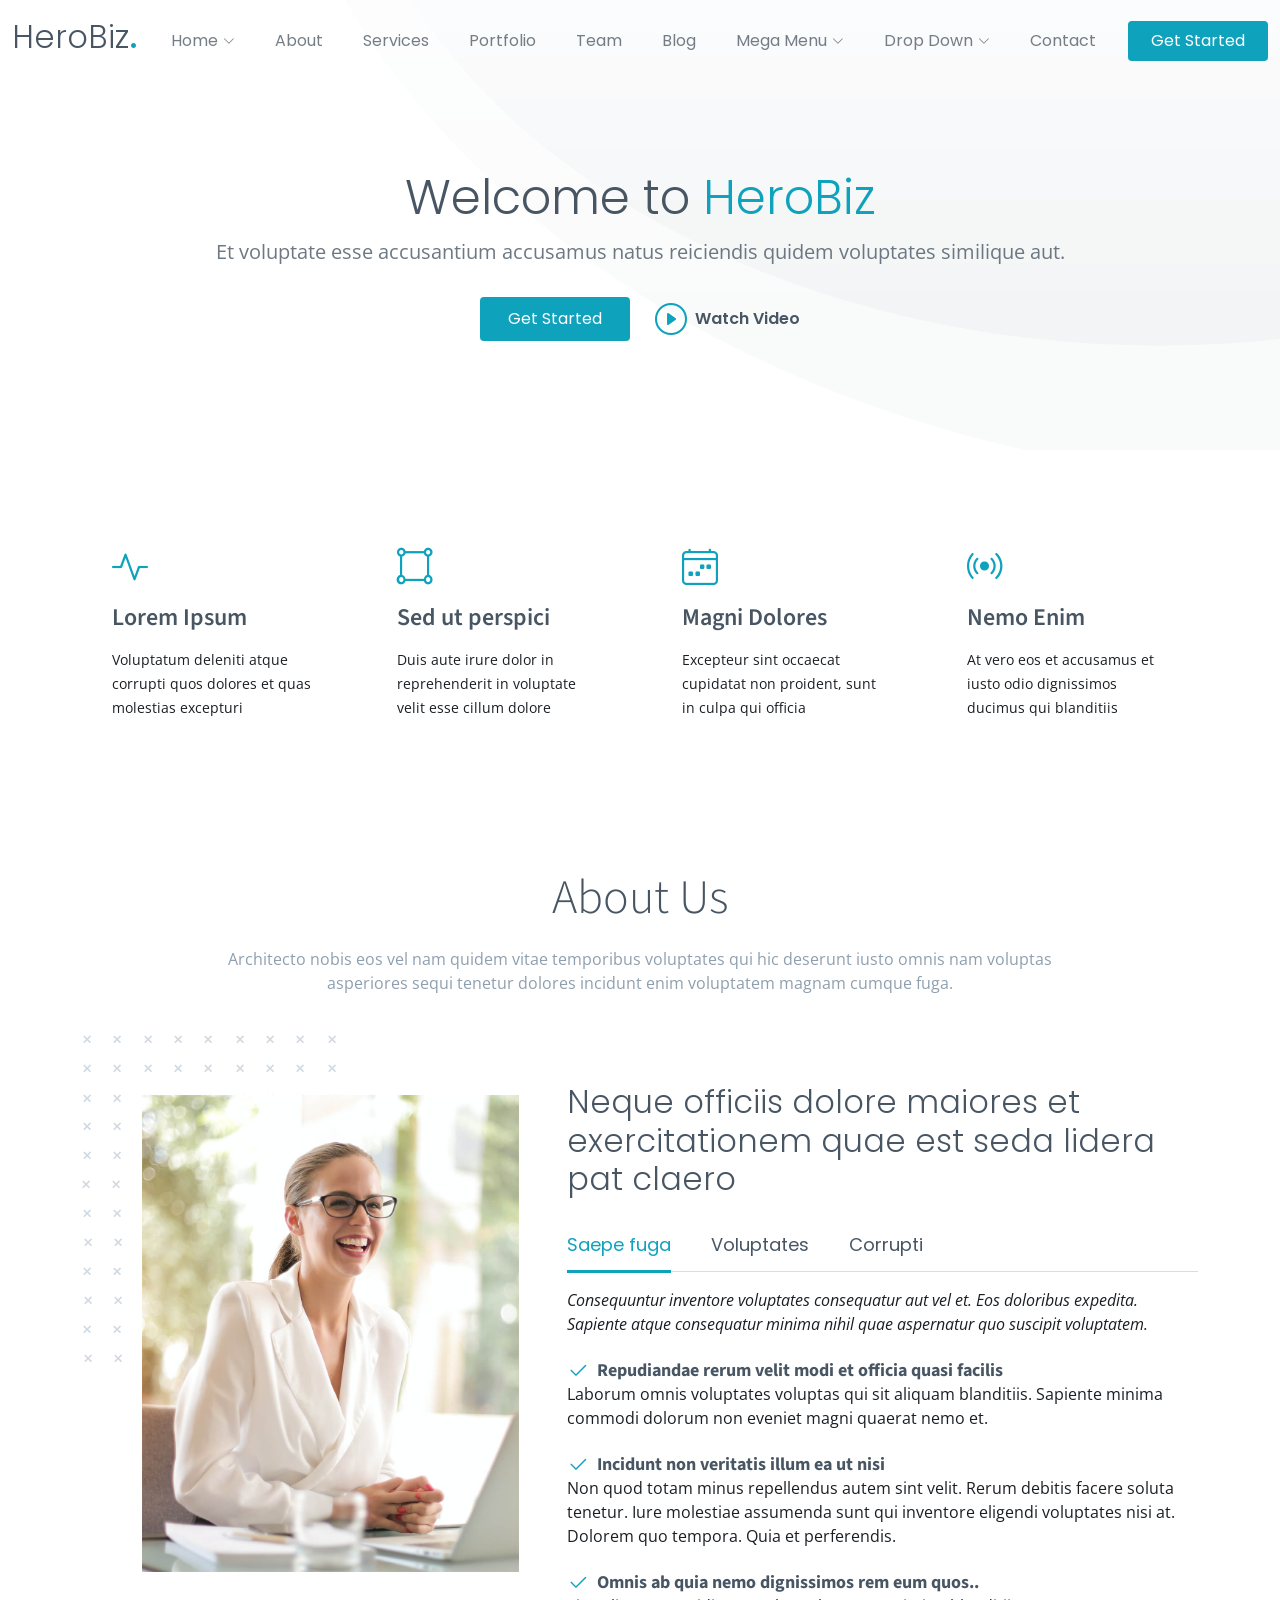
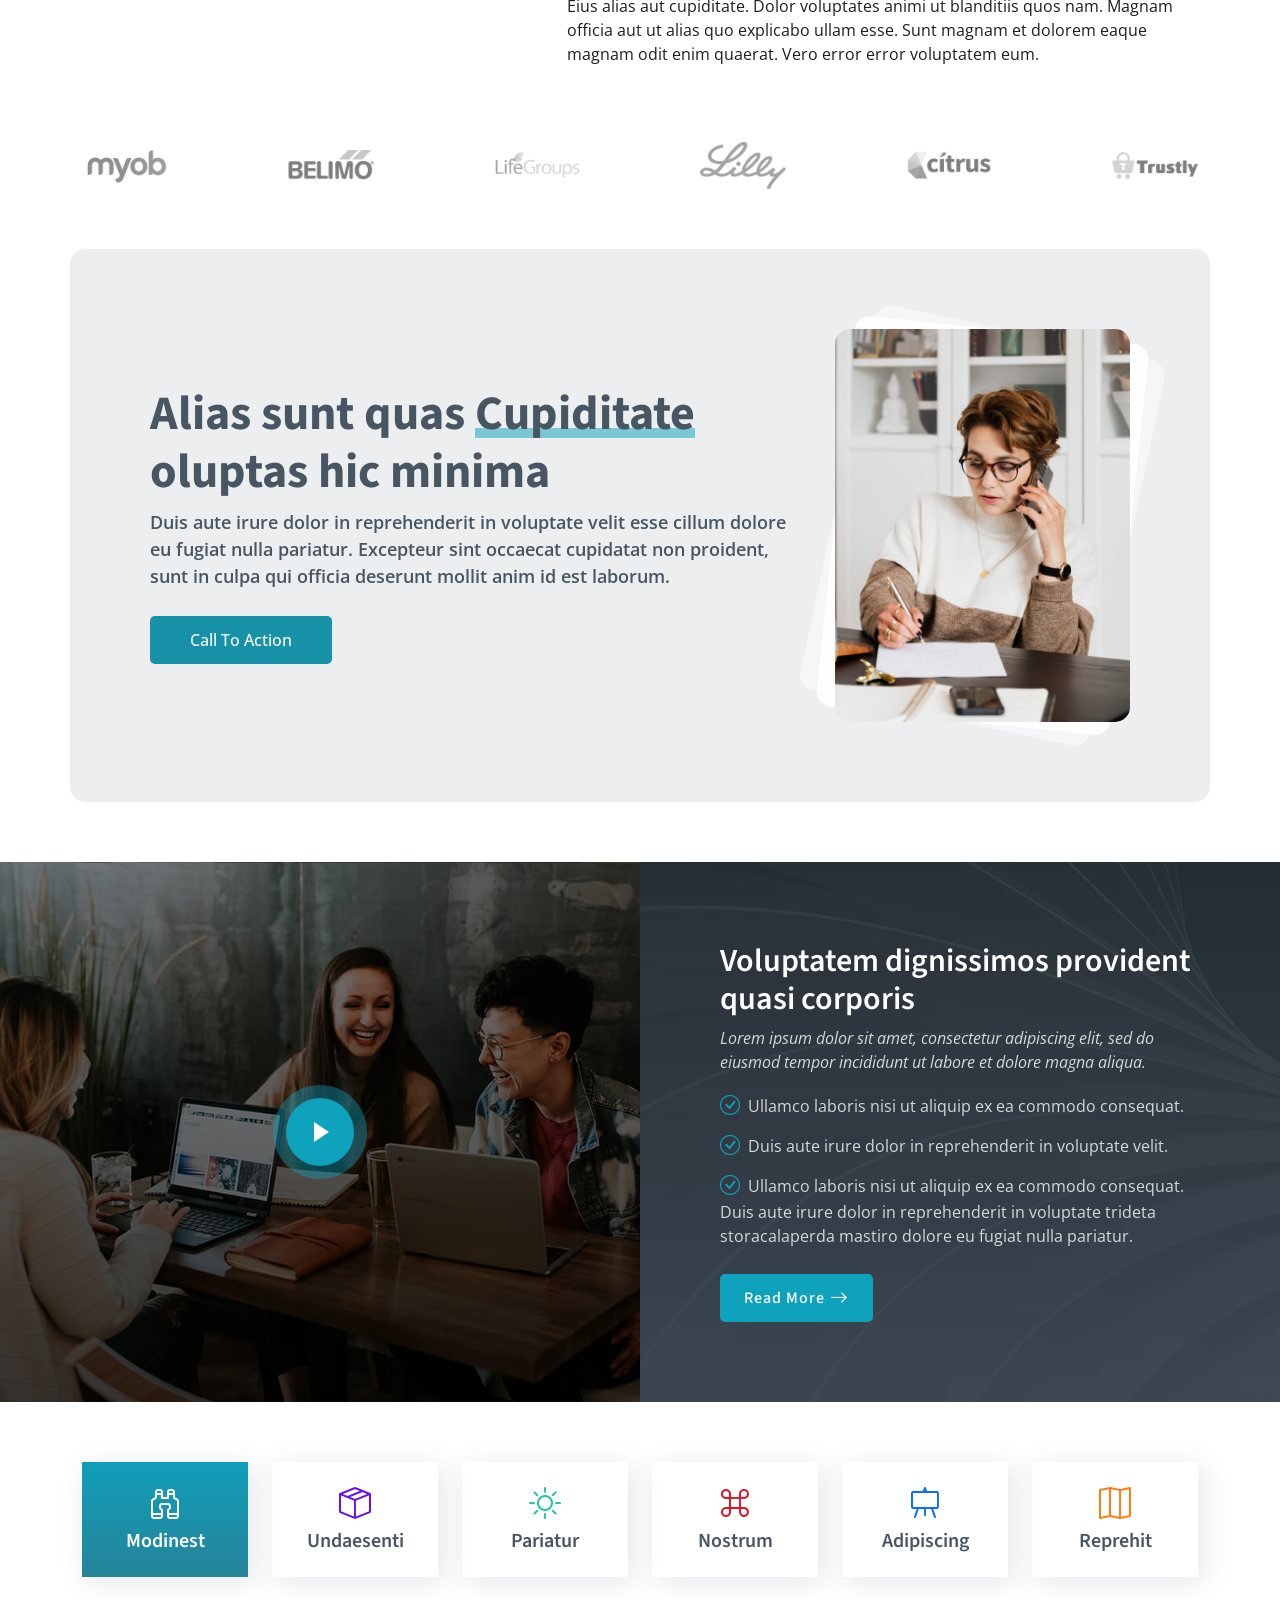
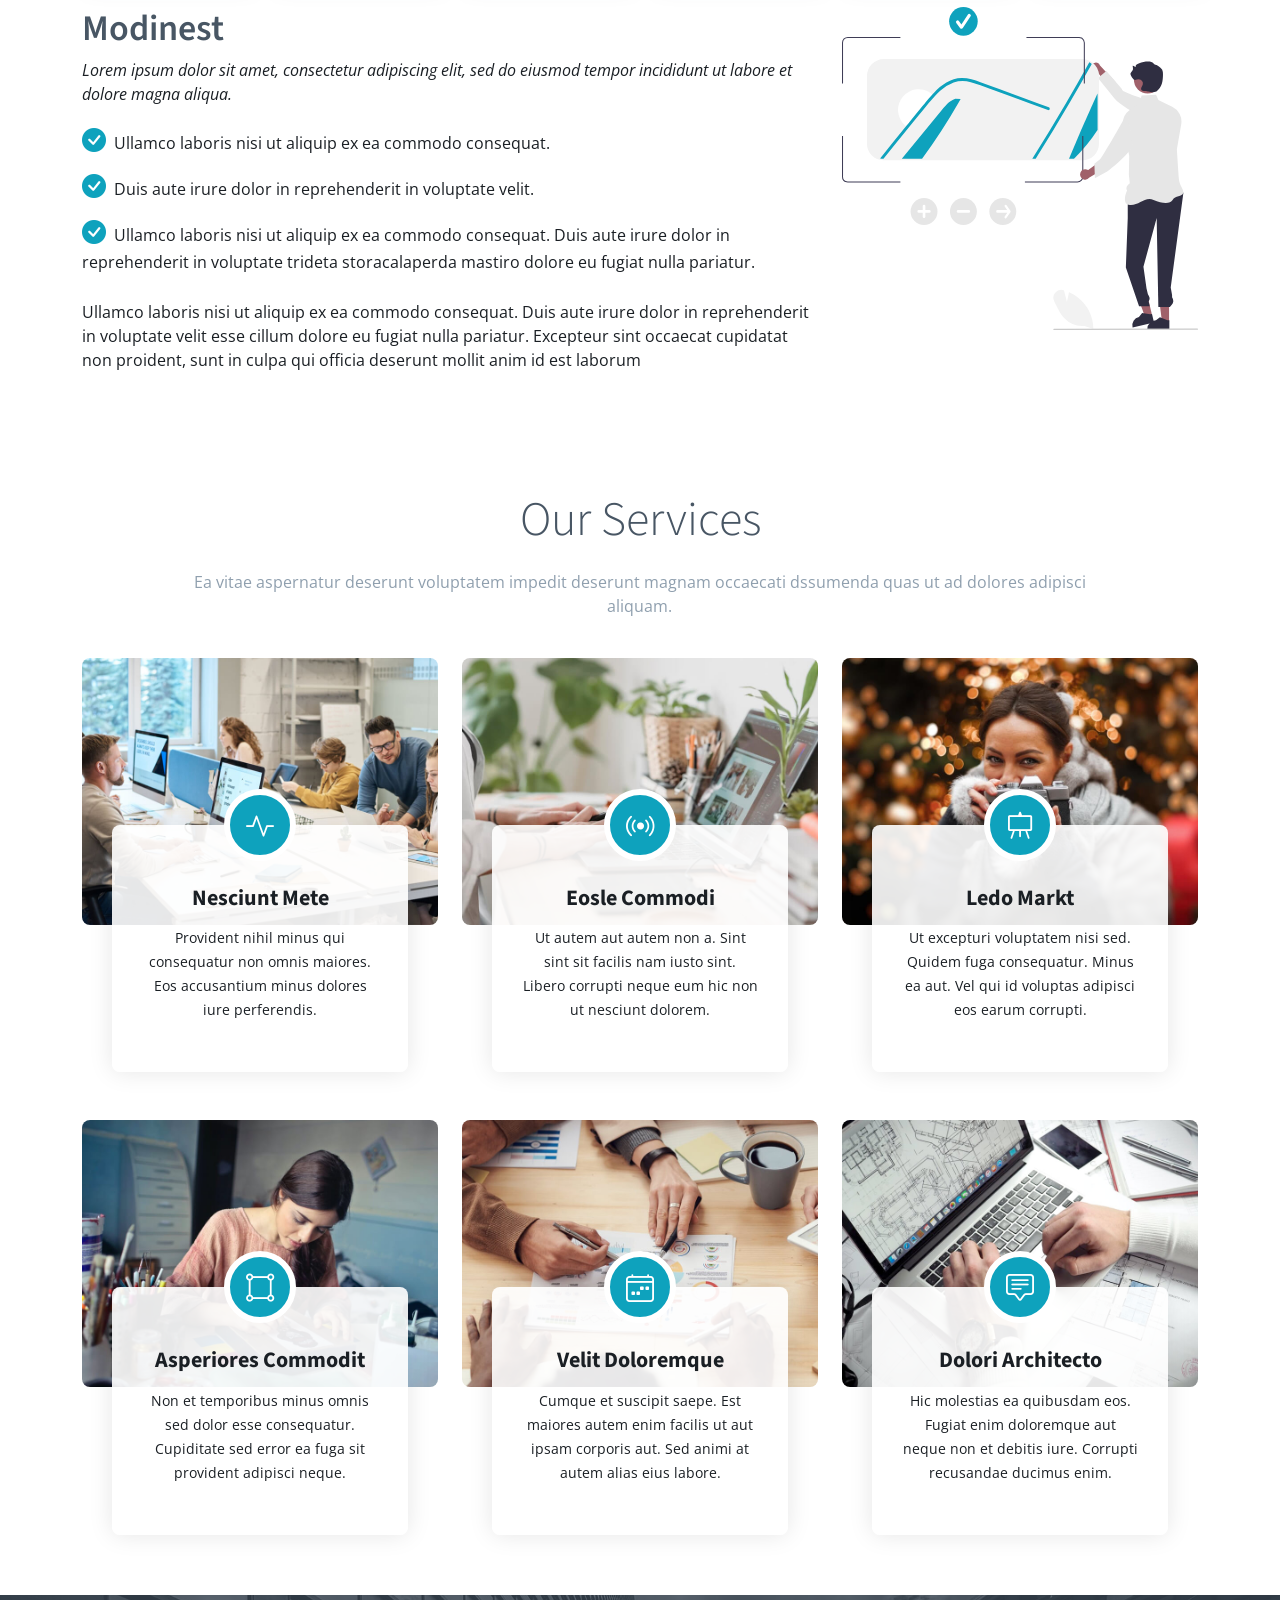
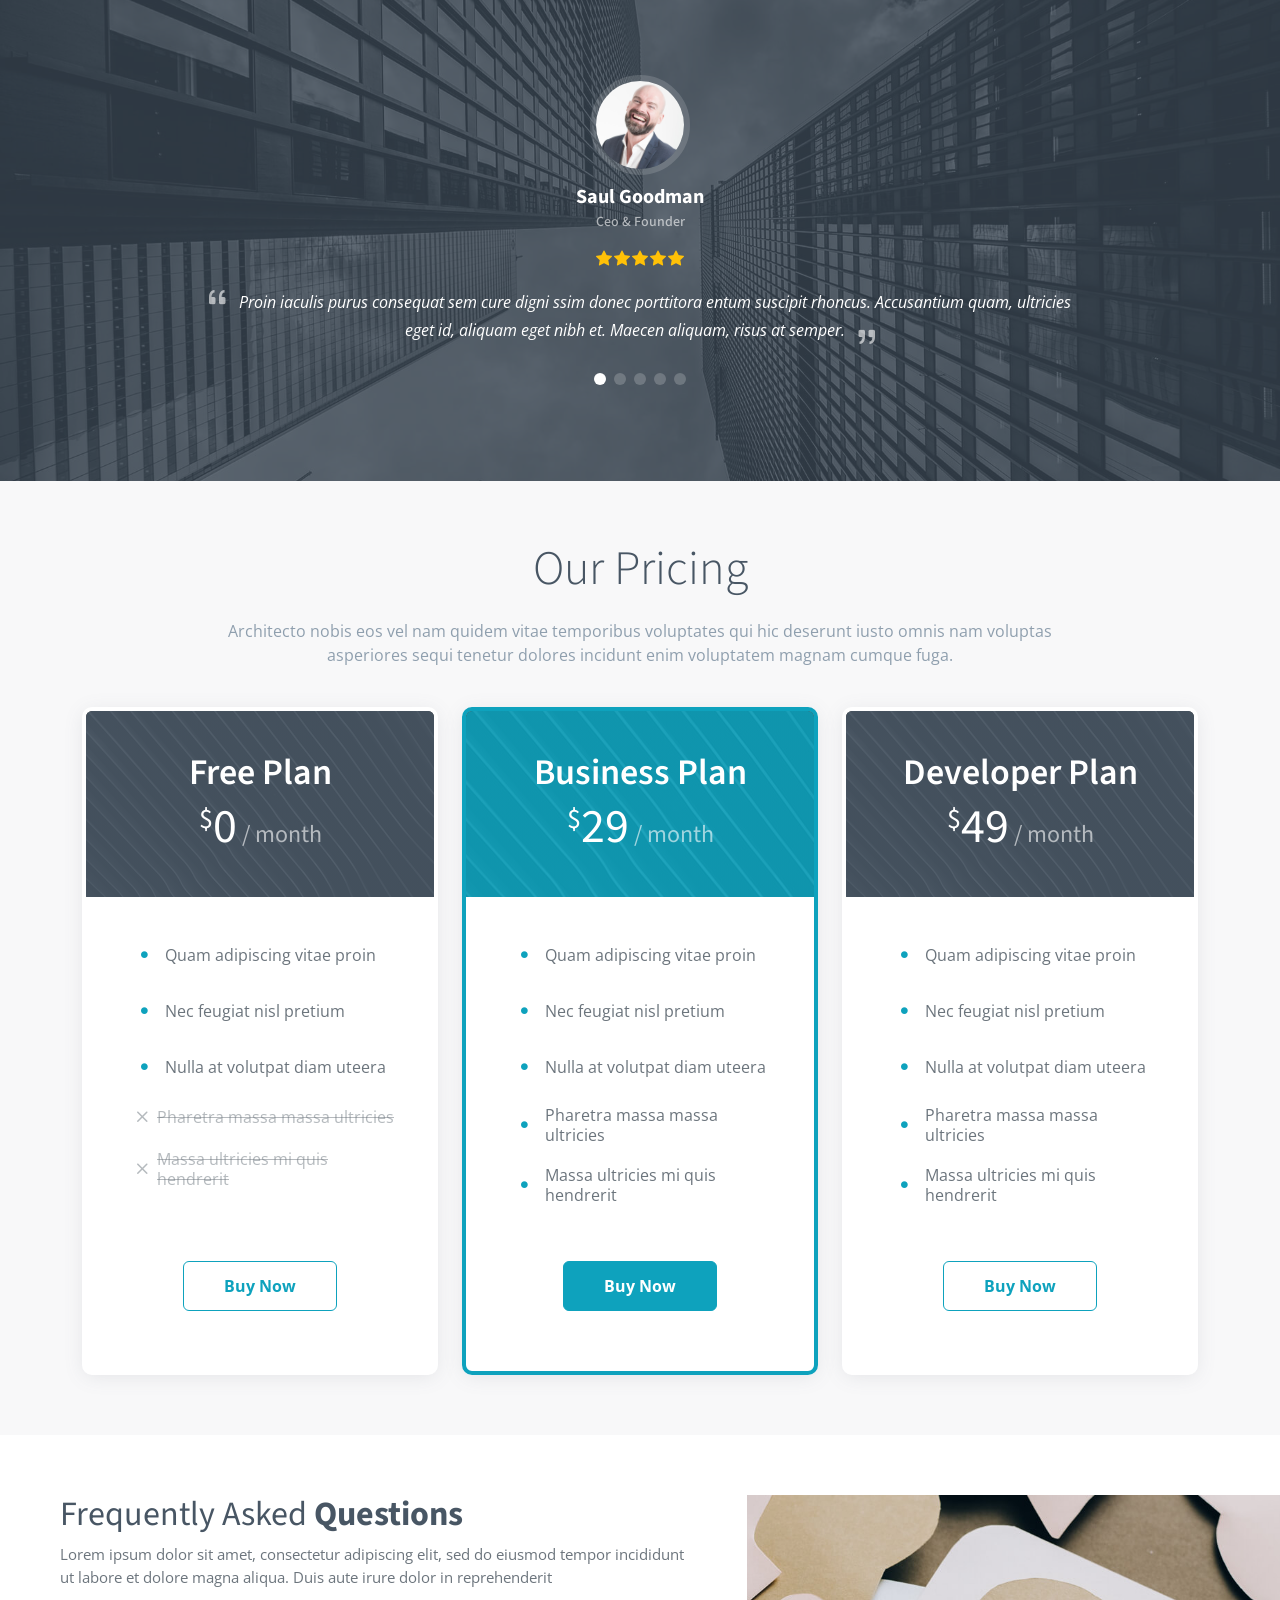
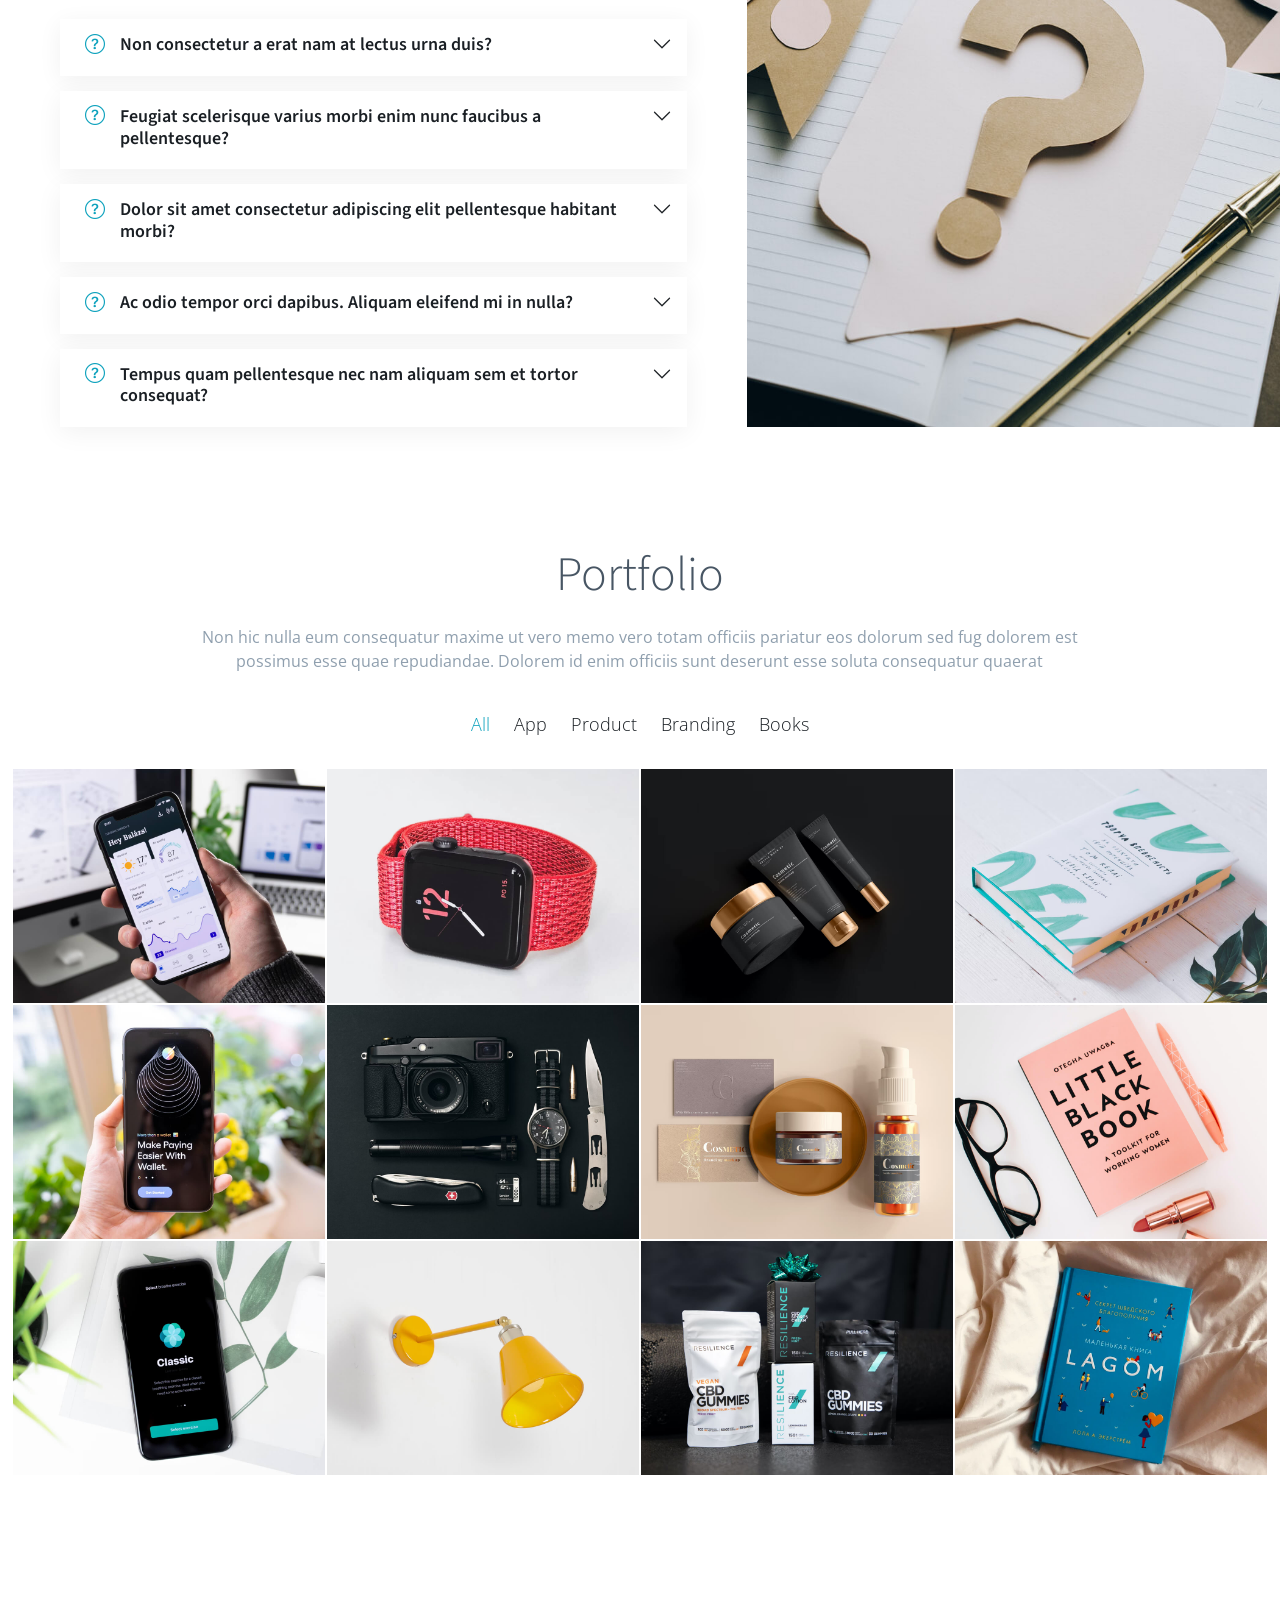
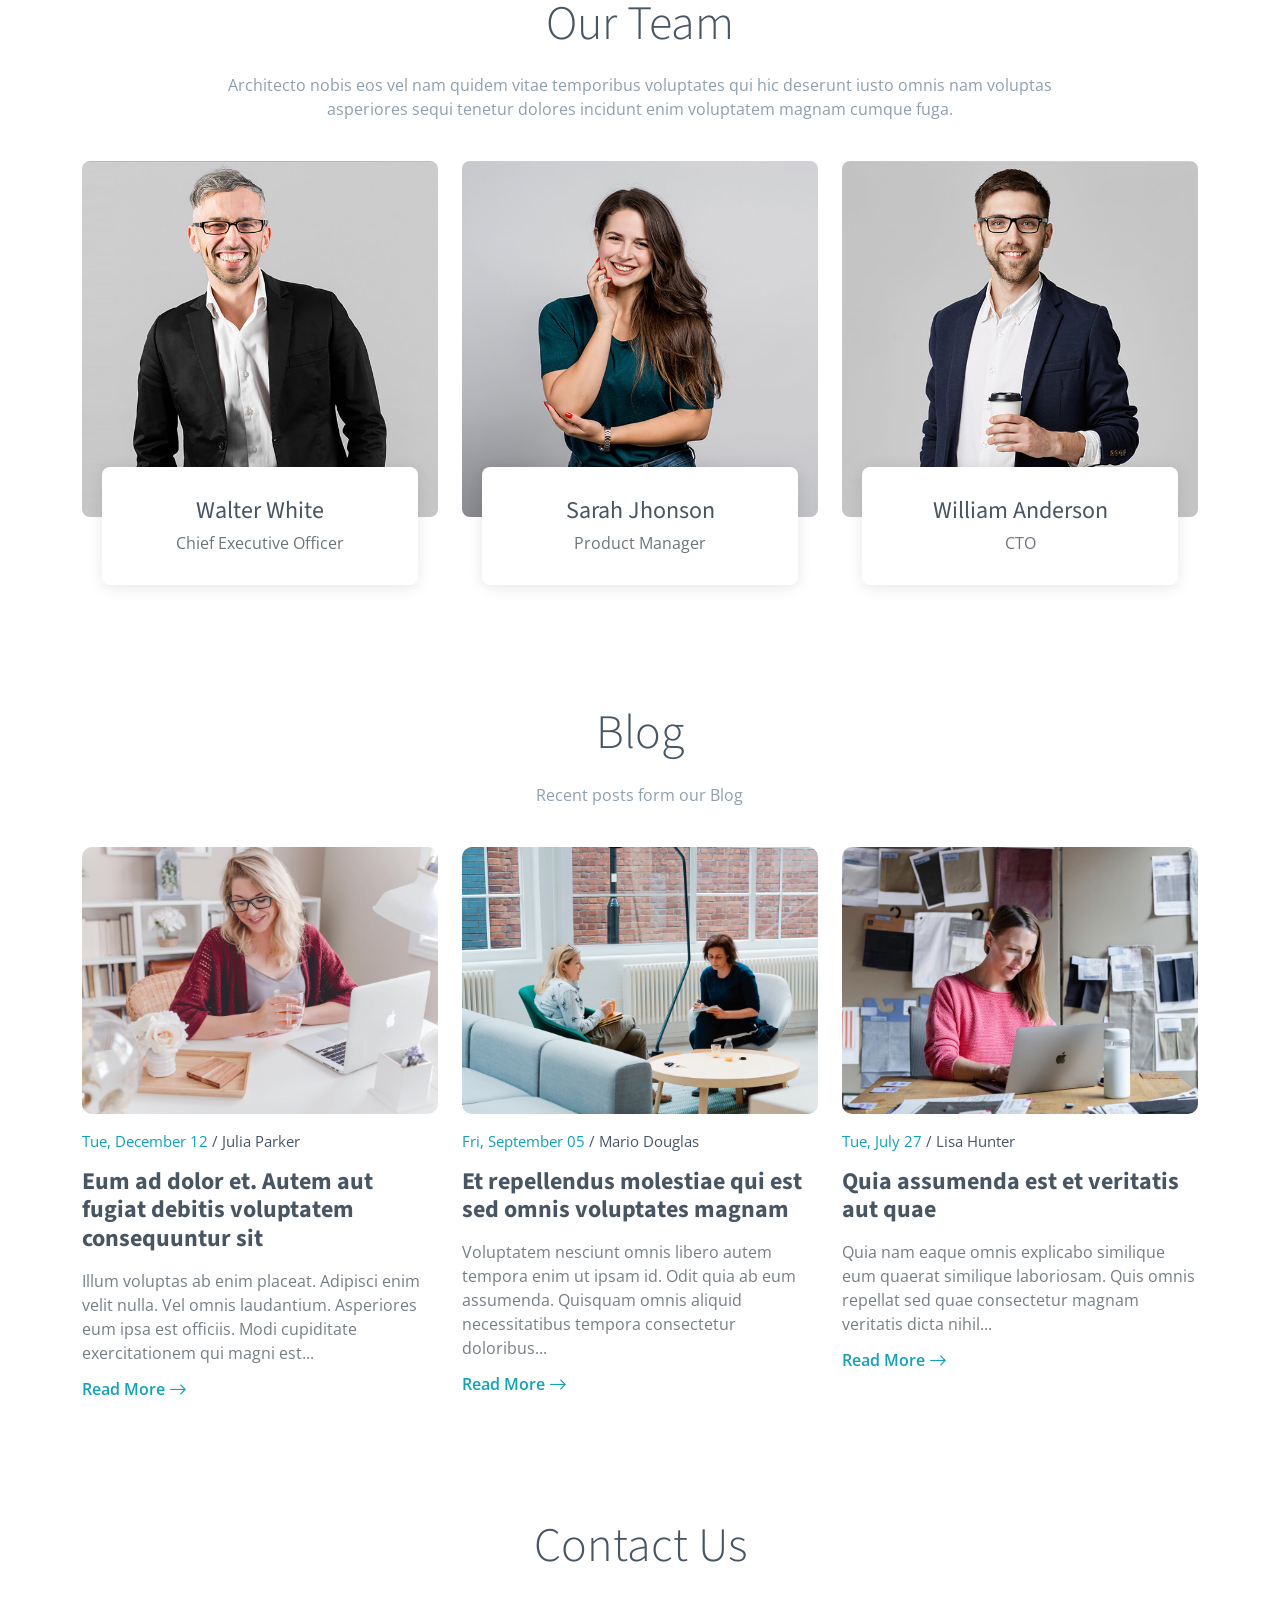
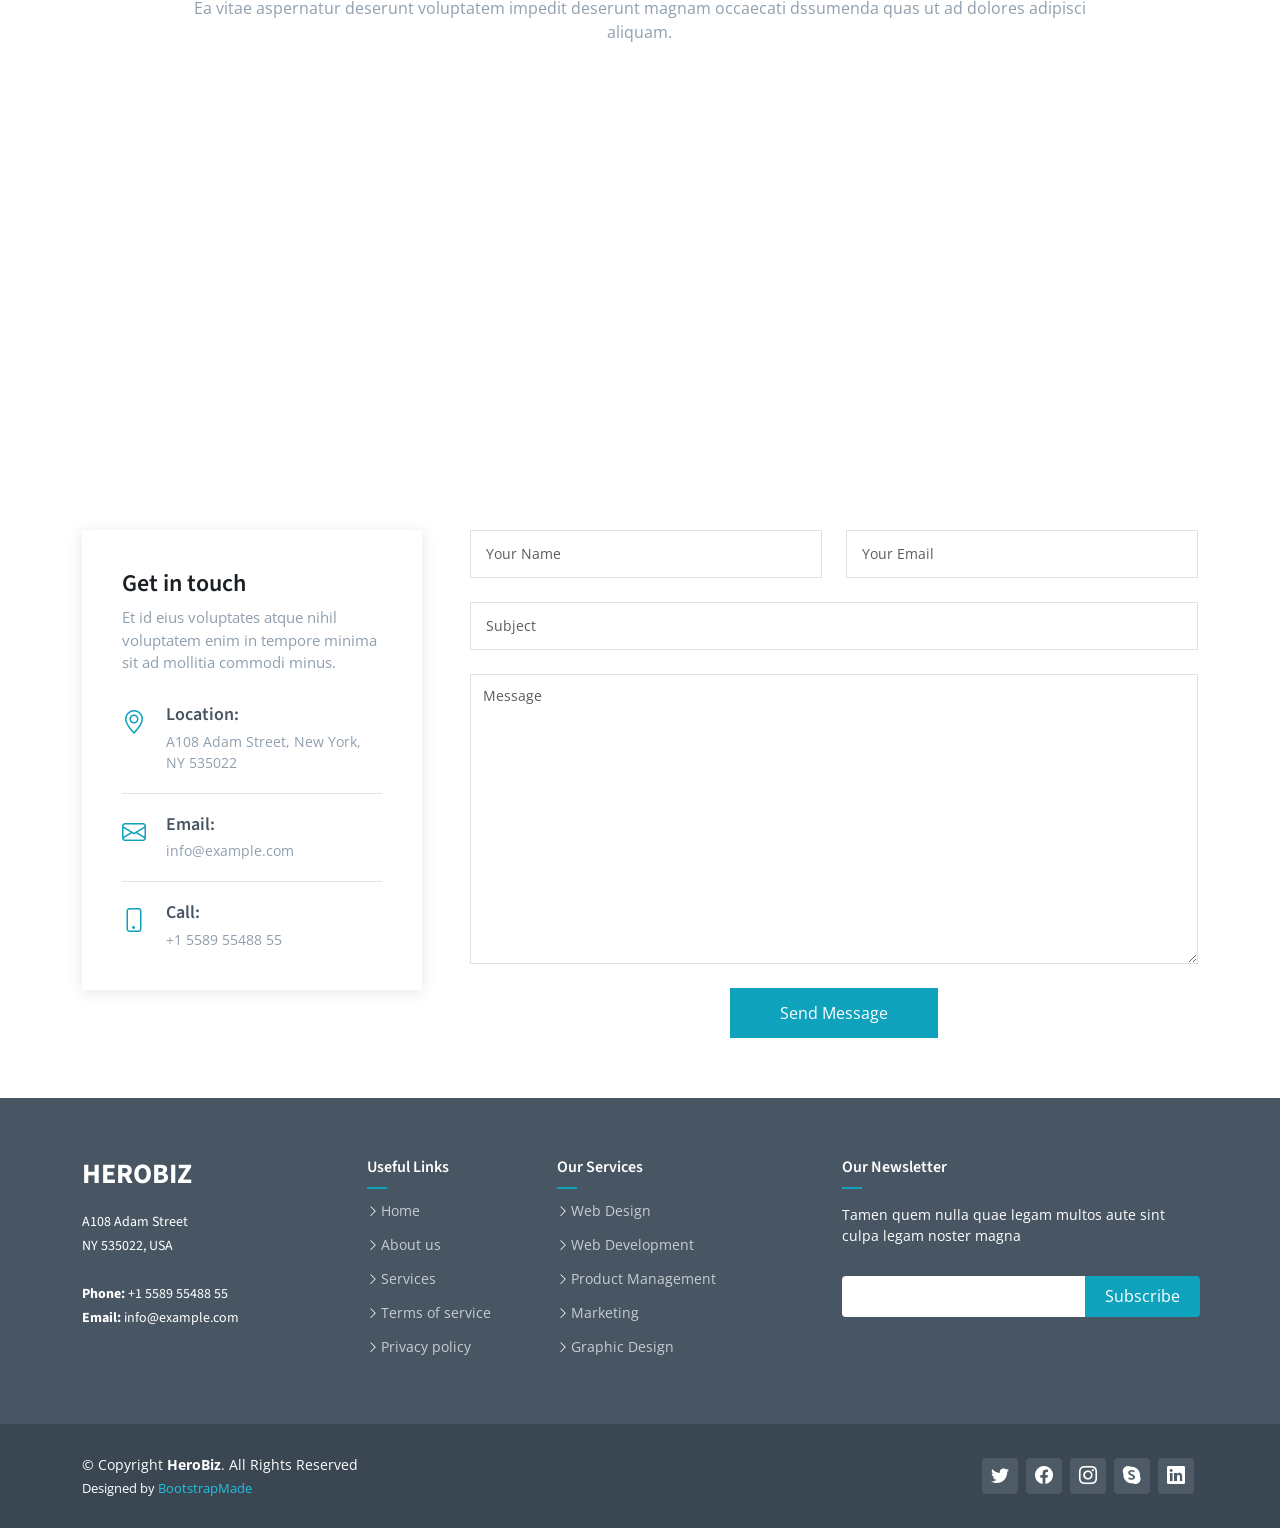
<file: files/HeroBiz/index-4.html>
<!DOCTYPE html>
<html lang="en">

<head>
  <meta charset="utf-8">
  <meta content="width=device-width, initial-scale=1.0" name="viewport">

  <title>HeroBiz Bootstrap Template - Home 4</title>
  <meta content="" name="description">
  <meta content="" name="keywords">

  <!-- Favicons -->
  <link href="assets/img/favicon.png" rel="icon">
  <link href="assets/img/apple-touch-icon.png" rel="apple-touch-icon">

  <!-- Google Fonts -->
  <link rel="preconnect" href="https://fonts.googleapis.com">
  <link rel="preconnect" href="https://fonts.gstatic.com" crossorigin>
  <link href="https://fonts.googleapis.com/css2?family=Open+Sans:ital,wght@0,300;0,400;0,500;0,600;0,700;1,300;1,400;1,500;1,600;1,700&family=Poppins:ital,wght@0,300;0,400;0,500;0,600;0,700;1,300;1,400;1,500;1,600;1,700&family=Source+Sans+Pro:ital,wght@0,300;0,400;0,600;0,700;1,300;1,400;1,600;1,700&display=swap" rel="stylesheet">

  <!-- Vendor CSS Files -->
  <link href="assets/vendor/bootstrap/css/bootstrap.min.css" rel="stylesheet">
  <link href="assets/vendor/bootstrap-icons/bootstrap-icons.css" rel="stylesheet">
  <link href="assets/vendor/aos/aos.css" rel="stylesheet">
  <link href="assets/vendor/glightbox/css/glightbox.min.css" rel="stylesheet">
  <link href="assets/vendor/swiper/swiper-bundle.min.css" rel="stylesheet">

  <!-- Variables CSS Files. Uncomment your preferred color scheme -->
  <link href="assets/css/variables.css" rel="stylesheet">
  <!-- <link href="assets/css/variables-blue.css" rel="stylesheet"> -->
  <!-- <link href="assets/css/variables-green.css" rel="stylesheet"> -->
  <!-- <link href="assets/css/variables-orange.css" rel="stylesheet"> -->
  <!-- <link href="assets/css/variables-purple.css" rel="stylesheet"> -->
  <!-- <link href="assets/css/variables-red.css" rel="stylesheet"> -->
  <!-- <link href="assets/css/variables-pink.css" rel="stylesheet"> -->

  <!-- Template Main CSS File -->
  <link href="assets/css/main.css" rel="stylesheet">

  <!-- =======================================================
  * Template Name: HeroBiz
  * Updated: May 30 2023 with Bootstrap v5.3.0
  * Template URL: https://bootstrapmade.com/herobiz-bootstrap-business-template/
  * Author: BootstrapMade.com
  * License: https://bootstrapmade.com/license/
  ======================================================== -->
</head>

<body>

  <!-- ======= Header ======= -->
  <header id="header" class="header fixed-top" data-scrollto-offset="0">
    <div class="container-fluid d-flex align-items-center justify-content-between">

      <a href="index.html" class="logo d-flex align-items-center scrollto me-auto me-lg-0">
        <!-- Uncomment the line below if you also wish to use an image logo -->
        <!-- <img src="assets/img/logo.png" alt=""> -->
        <h1>HeroBiz<span>.</span></h1>
      </a>

      <nav id="navbar" class="navbar">
        <ul>

          <li class="dropdown"><a href="#"><span>Home</span> <i class="bi bi-chevron-down dropdown-indicator"></i></a>
            <ul>
              <li><a href="index.html">Home 1 - index.html</a></li>
              <li><a href="index-2.html">Home 2 - index-2.html</a></li>
              <li><a href="index-3.html">Home 3 - index-3.html</a></li>
              <li><a href="index-4.html" class="active">Home 4 - index-4.html</a></li>
            </ul>
          </li>

          <li><a class="nav-link scrollto" href="index.html#about">About</a></li>
          <li><a class="nav-link scrollto" href="index.html#services">Services</a></li>
          <li><a class="nav-link scrollto" href="index.html#portfolio">Portfolio</a></li>
          <li><a class="nav-link scrollto" href="index.html#team">Team</a></li>
          <li><a href="blog.html">Blog</a></li>
          <li class="dropdown megamenu"><a href="#"><span>Mega Menu</span> <i class="bi bi-chevron-down dropdown-indicator"></i></a>
            <ul>
              <li>
                <a href="#">Column 1 link 1</a>
                <a href="#">Column 1 link 2</a>
                <a href="#">Column 1 link 3</a>
              </li>
              <li>
                <a href="#">Column 2 link 1</a>
                <a href="#">Column 2 link 2</a>
                <a href="#">Column 3 link 3</a>
              </li>
              <li>
                <a href="#">Column 3 link 1</a>
                <a href="#">Column 3 link 2</a>
                <a href="#">Column 3 link 3</a>
              </li>
              <li>
                <a href="#">Column 4 link 1</a>
                <a href="#">Column 4 link 2</a>
                <a href="#">Column 4 link 3</a>
              </li>
            </ul>
          </li>
          <li class="dropdown"><a href="#"><span>Drop Down</span> <i class="bi bi-chevron-down dropdown-indicator"></i></a>
            <ul>
              <li><a href="#">Drop Down 1</a></li>
              <li class="dropdown"><a href="#"><span>Deep Drop Down</span> <i class="bi bi-chevron-down dropdown-indicator"></i></a>
                <ul>
                  <li><a href="#">Deep Drop Down 1</a></li>
                  <li><a href="#">Deep Drop Down 2</a></li>
                  <li><a href="#">Deep Drop Down 3</a></li>
                  <li><a href="#">Deep Drop Down 4</a></li>
                  <li><a href="#">Deep Drop Down 5</a></li>
                </ul>
              </li>
              <li><a href="#">Drop Down 2</a></li>
              <li><a href="#">Drop Down 3</a></li>
              <li><a href="#">Drop Down 4</a></li>
            </ul>
          </li>
          <li><a class="nav-link scrollto" href="index.html#contact">Contact</a></li>
        </ul>
        <i class="bi bi-list mobile-nav-toggle d-none"></i>
      </nav><!-- .navbar -->

      <a class="btn-getstarted scrollto" href="index.html#about">Get Started</a>

    </div>
  </header><!-- End Header -->

  <section id="hero-static" class="hero-static d-flex align-items-center">
    <div class="container d-flex flex-column justify-content-center align-items-center text-center position-relative" data-aos="zoom-out">
      <h2>Welcome to <span>HeroBiz</span></h2>
      <p>Et voluptate esse accusantium accusamus natus reiciendis quidem voluptates similique aut.</p>
      <div class="d-flex">
        <a href="#about" class="btn-get-started scrollto">Get Started</a>
        <a href="https://www.youtube.com/watch?v=LXb3EKWsInQ" class="glightbox btn-watch-video d-flex align-items-center"><i class="bi bi-play-circle"></i><span>Watch Video</span></a>
      </div>
    </div>
  </section>

  <main id="main">

    <!-- ======= Featured Services Section ======= -->
    <section id="featured-services" class="featured-services">
      <div class="container">

        <div class="row gy-4">

          <div class="col-xl-3 col-md-6 d-flex" data-aos="zoom-out">
            <div class="service-item position-relative">
              <div class="icon"><i class="bi bi-activity icon"></i></div>
              <h4><a href="" class="stretched-link">Lorem Ipsum</a></h4>
              <p>Voluptatum deleniti atque corrupti quos dolores et quas molestias excepturi</p>
            </div>
          </div><!-- End Service Item -->

          <div class="col-xl-3 col-md-6 d-flex" data-aos="zoom-out" data-aos-delay="200">
            <div class="service-item position-relative">
              <div class="icon"><i class="bi bi-bounding-box-circles icon"></i></div>
              <h4><a href="" class="stretched-link">Sed ut perspici</a></h4>
              <p>Duis aute irure dolor in reprehenderit in voluptate velit esse cillum dolore</p>
            </div>
          </div><!-- End Service Item -->

          <div class="col-xl-3 col-md-6 d-flex" data-aos="zoom-out" data-aos-delay="400">
            <div class="service-item position-relative">
              <div class="icon"><i class="bi bi-calendar4-week icon"></i></div>
              <h4><a href="" class="stretched-link">Magni Dolores</a></h4>
              <p>Excepteur sint occaecat cupidatat non proident, sunt in culpa qui officia</p>
            </div>
          </div><!-- End Service Item -->

          <div class="col-xl-3 col-md-6 d-flex" data-aos="zoom-out" data-aos-delay="600">
            <div class="service-item position-relative">
              <div class="icon"><i class="bi bi-broadcast icon"></i></div>
              <h4><a href="" class="stretched-link">Nemo Enim</a></h4>
              <p>At vero eos et accusamus et iusto odio dignissimos ducimus qui blanditiis</p>
            </div>
          </div><!-- End Service Item -->

        </div>

      </div>
    </section><!-- End Featured Services Section -->

    <!-- ======= About Section ======= -->
    <section id="about" class="about">
      <div class="container" data-aos="fade-up">

        <div class="section-header">
          <h2>About Us</h2>
          <p>Architecto nobis eos vel nam quidem vitae temporibus voluptates qui hic deserunt iusto omnis nam voluptas asperiores sequi tenetur dolores incidunt enim voluptatem magnam cumque fuga.</p>
        </div>

        <div class="row g-4 g-lg-5" data-aos="fade-up" data-aos-delay="200">

          <div class="col-lg-5">
            <div class="about-img">
              <img src="assets/img/about.jpg" class="img-fluid" alt="">
            </div>
          </div>

          <div class="col-lg-7">
            <h3 class="pt-0 pt-lg-5">Neque officiis dolore maiores et exercitationem quae est seda lidera pat claero</h3>

            <!-- Tabs -->
            <ul class="nav nav-pills mb-3">
              <li><a class="nav-link active" data-bs-toggle="pill" href="#tab1">Saepe fuga</a></li>
              <li><a class="nav-link" data-bs-toggle="pill" href="#tab2">Voluptates</a></li>
              <li><a class="nav-link" data-bs-toggle="pill" href="#tab3">Corrupti</a></li>
            </ul><!-- End Tabs -->

            <!-- Tab Content -->
            <div class="tab-content">

              <div class="tab-pane fade show active" id="tab1">

                <p class="fst-italic">Consequuntur inventore voluptates consequatur aut vel et. Eos doloribus expedita. Sapiente atque consequatur minima nihil quae aspernatur quo suscipit voluptatem.</p>

                <div class="d-flex align-items-center mt-4">
                  <i class="bi bi-check2"></i>
                  <h4>Repudiandae rerum velit modi et officia quasi facilis</h4>
                </div>
                <p>Laborum omnis voluptates voluptas qui sit aliquam blanditiis. Sapiente minima commodi dolorum non eveniet magni quaerat nemo et.</p>

                <div class="d-flex align-items-center mt-4">
                  <i class="bi bi-check2"></i>
                  <h4>Incidunt non veritatis illum ea ut nisi</h4>
                </div>
                <p>Non quod totam minus repellendus autem sint velit. Rerum debitis facere soluta tenetur. Iure molestiae assumenda sunt qui inventore eligendi voluptates nisi at. Dolorem quo tempora. Quia et perferendis.</p>

                <div class="d-flex align-items-center mt-4">
                  <i class="bi bi-check2"></i>
                  <h4>Omnis ab quia nemo dignissimos rem eum quos..</h4>
                </div>
                <p>Eius alias aut cupiditate. Dolor voluptates animi ut blanditiis quos nam. Magnam officia aut ut alias quo explicabo ullam esse. Sunt magnam et dolorem eaque magnam odit enim quaerat. Vero error error voluptatem eum.</p>

              </div><!-- End Tab 1 Content -->

              <div class="tab-pane fade show" id="tab2">

                <p class="fst-italic">Consequuntur inventore voluptates consequatur aut vel et. Eos doloribus expedita. Sapiente atque consequatur minima nihil quae aspernatur quo suscipit voluptatem.</p>

                <div class="d-flex align-items-center mt-4">
                  <i class="bi bi-check2"></i>
                  <h4>Repudiandae rerum velit modi et officia quasi facilis</h4>
                </div>
                <p>Laborum omnis voluptates voluptas qui sit aliquam blanditiis. Sapiente minima commodi dolorum non eveniet magni quaerat nemo et.</p>

                <div class="d-flex align-items-center mt-4">
                  <i class="bi bi-check2"></i>
                  <h4>Incidunt non veritatis illum ea ut nisi</h4>
                </div>
                <p>Non quod totam minus repellendus autem sint velit. Rerum debitis facere soluta tenetur. Iure molestiae assumenda sunt qui inventore eligendi voluptates nisi at. Dolorem quo tempora. Quia et perferendis.</p>

                <div class="d-flex align-items-center mt-4">
                  <i class="bi bi-check2"></i>
                  <h4>Omnis ab quia nemo dignissimos rem eum quos..</h4>
                </div>
                <p>Eius alias aut cupiditate. Dolor voluptates animi ut blanditiis quos nam. Magnam officia aut ut alias quo explicabo ullam esse. Sunt magnam et dolorem eaque magnam odit enim quaerat. Vero error error voluptatem eum.</p>

              </div><!-- End Tab 2 Content -->

              <div class="tab-pane fade show" id="tab3">

                <p class="fst-italic">Consequuntur inventore voluptates consequatur aut vel et. Eos doloribus expedita. Sapiente atque consequatur minima nihil quae aspernatur quo suscipit voluptatem.</p>

                <div class="d-flex align-items-center mt-4">
                  <i class="bi bi-check2"></i>
                  <h4>Repudiandae rerum velit modi et officia quasi facilis</h4>
                </div>
                <p>Laborum omnis voluptates voluptas qui sit aliquam blanditiis. Sapiente minima commodi dolorum non eveniet magni quaerat nemo et.</p>

                <div class="d-flex align-items-center mt-4">
                  <i class="bi bi-check2"></i>
                  <h4>Incidunt non veritatis illum ea ut nisi</h4>
                </div>
                <p>Non quod totam minus repellendus autem sint velit. Rerum debitis facere soluta tenetur. Iure molestiae assumenda sunt qui inventore eligendi voluptates nisi at. Dolorem quo tempora. Quia et perferendis.</p>

                <div class="d-flex align-items-center mt-4">
                  <i class="bi bi-check2"></i>
                  <h4>Omnis ab quia nemo dignissimos rem eum quos..</h4>
                </div>
                <p>Eius alias aut cupiditate. Dolor voluptates animi ut blanditiis quos nam. Magnam officia aut ut alias quo explicabo ullam esse. Sunt magnam et dolorem eaque magnam odit enim quaerat. Vero error error voluptatem eum.</p>

              </div><!-- End Tab 3 Content -->

            </div>

          </div>

        </div>

      </div>
    </section><!-- End About Section -->

    <!-- ======= Clients Section ======= -->
    <section id="clients" class="clients">
      <div class="container" data-aos="zoom-out">

        <div class="clients-slider swiper">
          <div class="swiper-wrapper align-items-center">
            <div class="swiper-slide"><img src="assets/img/clients/client-1.png" class="img-fluid" alt=""></div>
            <div class="swiper-slide"><img src="assets/img/clients/client-2.png" class="img-fluid" alt=""></div>
            <div class="swiper-slide"><img src="assets/img/clients/client-3.png" class="img-fluid" alt=""></div>
            <div class="swiper-slide"><img src="assets/img/clients/client-4.png" class="img-fluid" alt=""></div>
            <div class="swiper-slide"><img src="assets/img/clients/client-5.png" class="img-fluid" alt=""></div>
            <div class="swiper-slide"><img src="assets/img/clients/client-6.png" class="img-fluid" alt=""></div>
            <div class="swiper-slide"><img src="assets/img/clients/client-7.png" class="img-fluid" alt=""></div>
            <div class="swiper-slide"><img src="assets/img/clients/client-8.png" class="img-fluid" alt=""></div>
          </div>
        </div>

      </div>
    </section><!-- End Clients Section -->

    <!-- ======= Call To Action Section ======= -->
    <section id="cta" class="cta">
      <div class="container" data-aos="zoom-out">

        <div class="row g-5">

          <div class="col-lg-8 col-md-6 content d-flex flex-column justify-content-center order-last order-md-first">
            <h3>Alias sunt quas <em>Cupiditate</em> oluptas hic minima</h3>
            <p> Duis aute irure dolor in reprehenderit in voluptate velit esse cillum dolore eu fugiat nulla pariatur. Excepteur sint occaecat cupidatat non proident, sunt in culpa qui officia deserunt mollit anim id est laborum.</p>
            <a class="cta-btn align-self-start" href="#">Call To Action</a>
          </div>

          <div class="col-lg-4 col-md-6 order-first order-md-last d-flex align-items-center">
            <div class="img">
              <img src="assets/img/cta.jpg" alt="" class="img-fluid">
            </div>
          </div>

        </div>

      </div>
    </section><!-- End Call To Action Section -->

    <!-- ======= On Focus Section ======= -->
    <section id="onfocus" class="onfocus">
      <div class="container-fluid p-0" data-aos="fade-up">

        <div class="row g-0">
          <div class="col-lg-6 video-play position-relative">
            <a href="https://www.youtube.com/watch?v=LXb3EKWsInQ" class="glightbox play-btn"></a>
          </div>
          <div class="col-lg-6">
            <div class="content d-flex flex-column justify-content-center h-100">
              <h3>Voluptatem dignissimos provident quasi corporis</h3>
              <p class="fst-italic">
                Lorem ipsum dolor sit amet, consectetur adipiscing elit, sed do eiusmod tempor incididunt ut labore et dolore
                magna aliqua.
              </p>
              <ul>
                <li><i class="bi bi-check-circle"></i> Ullamco laboris nisi ut aliquip ex ea commodo consequat.</li>
                <li><i class="bi bi-check-circle"></i> Duis aute irure dolor in reprehenderit in voluptate velit.</li>
                <li><i class="bi bi-check-circle"></i> Ullamco laboris nisi ut aliquip ex ea commodo consequat. Duis aute irure dolor in reprehenderit in voluptate trideta storacalaperda mastiro dolore eu fugiat nulla pariatur.</li>
              </ul>
              <a href="#" class="read-more align-self-start"><span>Read More</span><i class="bi bi-arrow-right"></i></a>
            </div>
          </div>
        </div>

      </div>
    </section><!-- End On Focus Section -->

    <!-- ======= Features Section ======= -->
    <section id="features" class="features">
      <div class="container" data-aos="fade-up">

        <ul class="nav nav-tabs row gy-4 d-flex">

          <li class="nav-item col-6 col-md-4 col-lg-2">
            <a class="nav-link active show" data-bs-toggle="tab" data-bs-target="#tab-1">
              <i class="bi bi-binoculars color-cyan"></i>
              <h4>Modinest</h4>
            </a>
          </li><!-- End Tab 1 Nav -->

          <li class="nav-item col-6 col-md-4 col-lg-2">
            <a class="nav-link" data-bs-toggle="tab" data-bs-target="#tab-2">
              <i class="bi bi-box-seam color-indigo"></i>
              <h4>Undaesenti</h4>
            </a>
          </li><!-- End Tab 2 Nav -->

          <li class="nav-item col-6 col-md-4 col-lg-2">
            <a class="nav-link" data-bs-toggle="tab" data-bs-target="#tab-3">
              <i class="bi bi-brightness-high color-teal"></i>
              <h4>Pariatur</h4>
            </a>
          </li><!-- End Tab 3 Nav -->

          <li class="nav-item col-6 col-md-4 col-lg-2">
            <a class="nav-link" data-bs-toggle="tab" data-bs-target="#tab-4">
              <i class="bi bi-command color-red"></i>
              <h4>Nostrum</h4>
            </a>
          </li><!-- End Tab 4 Nav -->

          <li class="nav-item col-6 col-md-4 col-lg-2">
            <a class="nav-link" data-bs-toggle="tab" data-bs-target="#tab-5">
              <i class="bi bi-easel color-blue"></i>
              <h4>Adipiscing</h4>
            </a>
          </li><!-- End Tab 5 Nav -->

          <li class="nav-item col-6 col-md-4 col-lg-2">
            <a class="nav-link" data-bs-toggle="tab" data-bs-target="#tab-6">
              <i class="bi bi-map color-orange"></i>
              <h4>Reprehit</h4>
            </a>
          </li><!-- End Tab 6 Nav -->

        </ul>

        <div class="tab-content">

          <div class="tab-pane active show" id="tab-1">
            <div class="row gy-4">
              <div class="col-lg-8 order-2 order-lg-1" data-aos="fade-up" data-aos-delay="100">
                <h3>Modinest</h3>
                <p class="fst-italic">
                  Lorem ipsum dolor sit amet, consectetur adipiscing elit, sed do eiusmod tempor incididunt ut labore et dolore
                  magna aliqua.
                </p>
                <ul>
                  <li><i class="bi bi-check-circle-fill"></i> Ullamco laboris nisi ut aliquip ex ea commodo consequat.</li>
                  <li><i class="bi bi-check-circle-fill"></i> Duis aute irure dolor in reprehenderit in voluptate velit.</li>
                  <li><i class="bi bi-check-circle-fill"></i> Ullamco laboris nisi ut aliquip ex ea commodo consequat. Duis aute irure dolor in reprehenderit in voluptate trideta storacalaperda mastiro dolore eu fugiat nulla pariatur.</li>
                </ul>
                <p>
                  Ullamco laboris nisi ut aliquip ex ea commodo consequat. Duis aute irure dolor in reprehenderit in voluptate
                  velit esse cillum dolore eu fugiat nulla pariatur. Excepteur sint occaecat cupidatat non proident, sunt in
                  culpa qui officia deserunt mollit anim id est laborum
                </p>
              </div>
              <div class="col-lg-4 order-1 order-lg-2 text-center" data-aos="fade-up" data-aos-delay="200">
                <img src="assets/img/features-1.svg" alt="" class="img-fluid">
              </div>
            </div>
          </div><!-- End Tab Content 1 -->

          <div class="tab-pane" id="tab-2">
            <div class="row gy-4">
              <div class="col-lg-8 order-2 order-lg-1">
                <h3>Undaesenti</h3>
                <p>
                  Ullamco laboris nisi ut aliquip ex ea commodo consequat. Duis aute irure dolor in reprehenderit in voluptate
                  velit esse cillum dolore eu fugiat nulla pariatur. Excepteur sint occaecat cupidatat non proident, sunt in
                  culpa qui officia deserunt mollit anim id est laborum
                </p>
                <p class="fst-italic">
                  Lorem ipsum dolor sit amet, consectetur adipiscing elit, sed do eiusmod tempor incididunt ut labore et dolore
                  magna aliqua.
                </p>
                <ul>
                  <li><i class="bi bi-check-circle-fill"></i> Ullamco laboris nisi ut aliquip ex ea commodo consequat.</li>
                  <li><i class="bi bi-check-circle-fill"></i> Duis aute irure dolor in reprehenderit in voluptate velit.</li>
                  <li><i class="bi bi-check-circle-fill"></i> Provident mollitia neque rerum asperiores dolores quos qui a. Ipsum neque dolor voluptate nisi sed.</li>
                  <li><i class="bi bi-check-circle-fill"></i> Ullamco laboris nisi ut aliquip ex ea commodo consequat. Duis aute irure dolor in reprehenderit in voluptate trideta storacalaperda mastiro dolore eu fugiat nulla pariatur.</li>
                </ul>
              </div>
              <div class="col-lg-4 order-1 order-lg-2 text-center">
                <img src="assets/img/features-2.svg" alt="" class="img-fluid">
              </div>
            </div>
          </div><!-- End Tab Content 2 -->

          <div class="tab-pane" id="tab-3">
            <div class="row gy-4">
              <div class="col-lg-8 order-2 order-lg-1">
                <h3>Pariatur</h3>
                <p>
                  Ullamco laboris nisi ut aliquip ex ea commodo consequat. Duis aute irure dolor in reprehenderit in voluptate
                  velit esse cillum dolore eu fugiat nulla pariatur. Excepteur sint occaecat cupidatat non proident, sunt in
                  culpa qui officia deserunt mollit anim id est laborum
                </p>
                <ul>
                  <li><i class="bi bi-check-circle-fill"></i> Ullamco laboris nisi ut aliquip ex ea commodo consequat.</li>
                  <li><i class="bi bi-check-circle-fill"></i> Duis aute irure dolor in reprehenderit in voluptate velit.</li>
                  <li><i class="bi bi-check-circle-fill"></i> Provident mollitia neque rerum asperiores dolores quos qui a. Ipsum neque dolor voluptate nisi sed.</li>
                </ul>
                <p class="fst-italic">
                  Lorem ipsum dolor sit amet, consectetur adipiscing elit, sed do eiusmod tempor incididunt ut labore et dolore
                  magna aliqua.
                </p>
              </div>
              <div class="col-lg-4 order-1 order-lg-2 text-center">
                <img src="assets/img/features-3.svg" alt="" class="img-fluid">
              </div>
            </div>
          </div><!-- End Tab Content 3 -->

          <div class="tab-pane" id="tab-4">
            <div class="row gy-4">
              <div class="col-lg-8 order-2 order-lg-1">
                <h3>Nostrum</h3>
                <p>
                  Ullamco laboris nisi ut aliquip ex ea commodo consequat. Duis aute irure dolor in reprehenderit in voluptate
                  velit esse cillum dolore eu fugiat nulla pariatur. Excepteur sint occaecat cupidatat non proident, sunt in
                  culpa qui officia deserunt mollit anim id est laborum
                </p>
                <p class="fst-italic">
                  Lorem ipsum dolor sit amet, consectetur adipiscing elit, sed do eiusmod tempor incididunt ut labore et dolore
                  magna aliqua.
                </p>
                <ul>
                  <li><i class="bi bi-check-circle-fill"></i> Ullamco laboris nisi ut aliquip ex ea commodo consequat.</li>
                  <li><i class="bi bi-check-circle-fill"></i> Duis aute irure dolor in reprehenderit in voluptate velit.</li>
                  <li><i class="bi bi-check-circle-fill"></i> Ullamco laboris nisi ut aliquip ex ea commodo consequat. Duis aute irure dolor in reprehenderit in voluptate trideta storacalaperda mastiro dolore eu fugiat nulla pariatur.</li>
                </ul>
              </div>
              <div class="col-lg-4 order-1 order-lg-2 text-center">
                <img src="assets/img/features-4.svg" alt="" class="img-fluid">
              </div>
            </div>
          </div><!-- End Tab Content 4 -->

          <div class="tab-pane" id="tab-5">
            <div class="row gy-4">
              <div class="col-lg-8 order-2 order-lg-1">
                <h3>Adipiscing</h3>
                <p>
                  Ullamco laboris nisi ut aliquip ex ea commodo consequat. Duis aute irure dolor in reprehenderit in voluptate
                  velit esse cillum dolore eu fugiat nulla pariatur. Excepteur sint occaecat cupidatat non proident, sunt in
                  culpa qui officia deserunt mollit anim id est laborum
                </p>
                <p class="fst-italic">
                  Lorem ipsum dolor sit amet, consectetur adipiscing elit, sed do eiusmod tempor incididunt ut labore et dolore
                  magna aliqua.
                </p>
                <ul>
                  <li><i class="bi bi-check-circle-fill"></i> Ullamco laboris nisi ut aliquip ex ea commodo consequat.</li>
                  <li><i class="bi bi-check-circle-fill"></i> Duis aute irure dolor in reprehenderit in voluptate velit.</li>
                  <li><i class="bi bi-check-circle-fill"></i> Ullamco laboris nisi ut aliquip ex ea commodo consequat. Duis aute irure dolor in reprehenderit in voluptate trideta storacalaperda mastiro dolore eu fugiat nulla pariatur.</li>
                </ul>
              </div>
              <div class="col-lg-4 order-1 order-lg-2 text-center">
                <img src="assets/img/features-5.svg" alt="" class="img-fluid">
              </div>
            </div>
          </div><!-- End Tab Content 5 -->

          <div class="tab-pane" id="tab-6">
            <div class="row gy-4">
              <div class="col-lg-8 order-2 order-lg-1">
                <h3>Reprehit</h3>
                <p>
                  Ullamco laboris nisi ut aliquip ex ea commodo consequat. Duis aute irure dolor in reprehenderit in voluptate
                  velit esse cillum dolore eu fugiat nulla pariatur. Excepteur sint occaecat cupidatat non proident, sunt in
                  culpa qui officia deserunt mollit anim id est laborum
                </p>
                <p class="fst-italic">
                  Lorem ipsum dolor sit amet, consectetur adipiscing elit, sed do eiusmod tempor incididunt ut labore et dolore
                  magna aliqua.
                </p>
                <ul>
                  <li><i class="bi bi-check-circle-fill"></i> Ullamco laboris nisi ut aliquip ex ea commodo consequat.</li>
                  <li><i class="bi bi-check-circle-fill"></i> Duis aute irure dolor in reprehenderit in voluptate velit.</li>
                  <li><i class="bi bi-check-circle-fill"></i> Ullamco laboris nisi ut aliquip ex ea commodo consequat. Duis aute irure dolor in reprehenderit in voluptate trideta storacalaperda mastiro dolore eu fugiat nulla pariatur.</li>
                </ul>
              </div>
              <div class="col-lg-4 order-1 order-lg-2 text-center">
                <img src="assets/img/features-6.svg" alt="" class="img-fluid">
              </div>
            </div>
          </div><!-- End Tab Content 6 -->

        </div>

      </div>
    </section><!-- End Features Section -->

    <!-- ======= Services Section ======= -->
    <section id="services" class="services">
      <div class="container" data-aos="fade-up">

        <div class="section-header">
          <h2>Our Services</h2>
          <p>Ea vitae aspernatur deserunt voluptatem impedit deserunt magnam occaecati dssumenda quas ut ad dolores adipisci aliquam.</p>
        </div>

        <div class="row gy-5">

          <div class="col-xl-4 col-md-6" data-aos="zoom-in" data-aos-delay="200">
            <div class="service-item">
              <div class="img">
                <img src="assets/img/services-1.jpg" class="img-fluid" alt="">
              </div>
              <div class="details position-relative">
                <div class="icon">
                  <i class="bi bi-activity"></i>
                </div>
                <a href="#" class="stretched-link">
                  <h3>Nesciunt Mete</h3>
                </a>
                <p>Provident nihil minus qui consequatur non omnis maiores. Eos accusantium minus dolores iure perferendis.</p>
              </div>
            </div>
          </div><!-- End Service Item -->

          <div class="col-xl-4 col-md-6" data-aos="zoom-in" data-aos-delay="300">
            <div class="service-item">
              <div class="img">
                <img src="assets/img/services-2.jpg" class="img-fluid" alt="">
              </div>
              <div class="details position-relative">
                <div class="icon">
                  <i class="bi bi-broadcast"></i>
                </div>
                <a href="#" class="stretched-link">
                  <h3>Eosle Commodi</h3>
                </a>
                <p>Ut autem aut autem non a. Sint sint sit facilis nam iusto sint. Libero corrupti neque eum hic non ut nesciunt dolorem.</p>
              </div>
            </div>
          </div><!-- End Service Item -->

          <div class="col-xl-4 col-md-6" data-aos="zoom-in" data-aos-delay="400">
            <div class="service-item">
              <div class="img">
                <img src="assets/img/services-3.jpg" class="img-fluid" alt="">
              </div>
              <div class="details position-relative">
                <div class="icon">
                  <i class="bi bi-easel"></i>
                </div>
                <a href="#" class="stretched-link">
                  <h3>Ledo Markt</h3>
                </a>
                <p>Ut excepturi voluptatem nisi sed. Quidem fuga consequatur. Minus ea aut. Vel qui id voluptas adipisci eos earum corrupti.</p>
              </div>
            </div>
          </div><!-- End Service Item -->

          <div class="col-xl-4 col-md-6" data-aos="zoom-in" data-aos-delay="500">
            <div class="service-item">
              <div class="img">
                <img src="assets/img/services-4.jpg" class="img-fluid" alt="">
              </div>
              <div class="details position-relative">
                <div class="icon">
                  <i class="bi bi-bounding-box-circles"></i>
                </div>
                <a href="#" class="stretched-link">
                  <h3>Asperiores Commodit</h3>
                </a>
                <p>Non et temporibus minus omnis sed dolor esse consequatur. Cupiditate sed error ea fuga sit provident adipisci neque.</p>
                <a href="#" class="stretched-link"></a>
              </div>
            </div>
          </div><!-- End Service Item -->

          <div class="col-xl-4 col-md-6" data-aos="zoom-in" data-aos-delay="600">
            <div class="service-item">
              <div class="img">
                <img src="assets/img/services-5.jpg" class="img-fluid" alt="">
              </div>
              <div class="details position-relative">
                <div class="icon">
                  <i class="bi bi-calendar4-week"></i>
                </div>
                <a href="#" class="stretched-link">
                  <h3>Velit Doloremque</h3>
                </a>
                <p>Cumque et suscipit saepe. Est maiores autem enim facilis ut aut ipsam corporis aut. Sed animi at autem alias eius labore.</p>
                <a href="#" class="stretched-link"></a>
              </div>
            </div>
          </div><!-- End Service Item -->

          <div class="col-xl-4 col-md-6" data-aos="zoom-in" data-aos-delay="700">
            <div class="service-item">
              <div class="img">
                <img src="assets/img/services-6.jpg" class="img-fluid" alt="">
              </div>
              <div class="details position-relative">
                <div class="icon">
                  <i class="bi bi-chat-square-text"></i>
                </div>
                <a href="#" class="stretched-link">
                  <h3>Dolori Architecto</h3>
                </a>
                <p>Hic molestias ea quibusdam eos. Fugiat enim doloremque aut neque non et debitis iure. Corrupti recusandae ducimus enim.</p>
                <a href="#" class="stretched-link"></a>
              </div>
            </div>
          </div><!-- End Service Item -->

        </div>

      </div>
    </section><!-- End Services Section -->

    <!-- ======= Testimonials Section ======= -->
    <section id="testimonials" class="testimonials">
      <div class="container" data-aos="fade-up">

        <div class="testimonials-slider swiper">
          <div class="swiper-wrapper">

            <div class="swiper-slide">
              <div class="testimonial-item">
                <img src="assets/img/testimonials/testimonials-1.jpg" class="testimonial-img" alt="">
                <h3>Saul Goodman</h3>
                <h4>Ceo &amp; Founder</h4>
                <div class="stars">
                  <i class="bi bi-star-fill"></i><i class="bi bi-star-fill"></i><i class="bi bi-star-fill"></i><i class="bi bi-star-fill"></i><i class="bi bi-star-fill"></i>
                </div>
                <p>
                  <i class="bi bi-quote quote-icon-left"></i>
                  Proin iaculis purus consequat sem cure digni ssim donec porttitora entum suscipit rhoncus. Accusantium quam, ultricies eget id, aliquam eget nibh et. Maecen aliquam, risus at semper.
                  <i class="bi bi-quote quote-icon-right"></i>
                </p>
              </div>
            </div><!-- End testimonial item -->

            <div class="swiper-slide">
              <div class="testimonial-item">
                <img src="assets/img/testimonials/testimonials-2.jpg" class="testimonial-img" alt="">
                <h3>Sara Wilsson</h3>
                <h4>Designer</h4>
                <div class="stars">
                  <i class="bi bi-star-fill"></i><i class="bi bi-star-fill"></i><i class="bi bi-star-fill"></i><i class="bi bi-star-fill"></i><i class="bi bi-star-fill"></i>
                </div>
                <p>
                  <i class="bi bi-quote quote-icon-left"></i>
                  Export tempor illum tamen malis malis eram quae irure esse labore quem cillum quid cillum eram malis quorum velit fore eram velit sunt aliqua noster fugiat irure amet legam anim culpa.
                  <i class="bi bi-quote quote-icon-right"></i>
                </p>
              </div>
            </div><!-- End testimonial item -->

            <div class="swiper-slide">
              <div class="testimonial-item">
                <img src="assets/img/testimonials/testimonials-3.jpg" class="testimonial-img" alt="">
                <h3>Jena Karlis</h3>
                <h4>Store Owner</h4>
                <div class="stars">
                  <i class="bi bi-star-fill"></i><i class="bi bi-star-fill"></i><i class="bi bi-star-fill"></i><i class="bi bi-star-fill"></i><i class="bi bi-star-fill"></i>
                </div>
                <p>
                  <i class="bi bi-quote quote-icon-left"></i>
                  Enim nisi quem export duis labore cillum quae magna enim sint quorum nulla quem veniam duis minim tempor labore quem eram duis noster aute amet eram fore quis sint minim.
                  <i class="bi bi-quote quote-icon-right"></i>
                </p>
              </div>
            </div><!-- End testimonial item -->

            <div class="swiper-slide">
              <div class="testimonial-item">
                <img src="assets/img/testimonials/testimonials-4.jpg" class="testimonial-img" alt="">
                <h3>Matt Brandon</h3>
                <h4>Freelancer</h4>
                <div class="stars">
                  <i class="bi bi-star-fill"></i><i class="bi bi-star-fill"></i><i class="bi bi-star-fill"></i><i class="bi bi-star-fill"></i><i class="bi bi-star-fill"></i>
                </div>
                <p>
                  <i class="bi bi-quote quote-icon-left"></i>
                  Fugiat enim eram quae cillum dolore dolor amet nulla culpa multos export minim fugiat minim velit minim dolor enim duis veniam ipsum anim magna sunt elit fore quem dolore labore illum veniam.
                  <i class="bi bi-quote quote-icon-right"></i>
                </p>
              </div>
            </div><!-- End testimonial item -->

            <div class="swiper-slide">
              <div class="testimonial-item">
                <img src="assets/img/testimonials/testimonials-5.jpg" class="testimonial-img" alt="">
                <h3>John Larson</h3>
                <h4>Entrepreneur</h4>
                <div class="stars">
                  <i class="bi bi-star-fill"></i><i class="bi bi-star-fill"></i><i class="bi bi-star-fill"></i><i class="bi bi-star-fill"></i><i class="bi bi-star-fill"></i>
                </div>
                <p>
                  <i class="bi bi-quote quote-icon-left"></i>
                  Quis quorum aliqua sint quem legam fore sunt eram irure aliqua veniam tempor noster veniam enim culpa labore duis sunt culpa nulla illum cillum fugiat legam esse veniam culpa fore nisi cillum quid.
                  <i class="bi bi-quote quote-icon-right"></i>
                </p>
              </div>
            </div><!-- End testimonial item -->

          </div>
          <div class="swiper-pagination"></div>
        </div>

      </div>
    </section><!-- End Testimonials Section -->

    <!-- ======= Pricing Section ======= -->
    <section id="pricing" class="pricing">
      <div class="container" data-aos="fade-up">

        <div class="section-header">
          <h2>Our Pricing</h2>
          <p>Architecto nobis eos vel nam quidem vitae temporibus voluptates qui hic deserunt iusto omnis nam voluptas asperiores sequi tenetur dolores incidunt enim voluptatem magnam cumque fuga.</p>
        </div>

        <div class="row gy-4">

          <div class="col-lg-4" data-aos="zoom-in" data-aos-delay="200">
            <div class="pricing-item">

              <div class="pricing-header">
                <h3>Free Plan</h3>
                <h4><sup>$</sup>0<span> / month</span></h4>
              </div>

              <ul>
                <li><i class="bi bi-dot"></i> <span>Quam adipiscing vitae proin</span></li>
                <li><i class="bi bi-dot"></i> <span>Nec feugiat nisl pretium</span></li>
                <li><i class="bi bi-dot"></i> <span>Nulla at volutpat diam uteera</span></li>
                <li class="na"><i class="bi bi-x"></i> <span>Pharetra massa massa ultricies</span></li>
                <li class="na"><i class="bi bi-x"></i> <span>Massa ultricies mi quis hendrerit</span></li>
              </ul>

              <div class="text-center mt-auto">
                <a href="#" class="buy-btn">Buy Now</a>
              </div>

            </div>
          </div><!-- End Pricing Item -->

          <div class="col-lg-4" data-aos="zoom-in" data-aos-delay="400">
            <div class="pricing-item featured">

              <div class="pricing-header">
                <h3>Business Plan</h3>
                <h4><sup>$</sup>29<span> / month</span></h4>
              </div>

              <ul>
                <li><i class="bi bi-dot"></i> <span>Quam adipiscing vitae proin</span></li>
                <li><i class="bi bi-dot"></i> <span>Nec feugiat nisl pretium</span></li>
                <li><i class="bi bi-dot"></i> <span>Nulla at volutpat diam uteera</spa>
                </li>
                <li><i class="bi bi-dot"></i> <span>Pharetra massa massa ultricies</spa>
                </li>
                <li><i class="bi bi-dot"></i> <span>Massa ultricies mi quis hendrerit</span></li>
              </ul>

              <div class="text-center mt-auto">
                <a href="#" class="buy-btn">Buy Now</a>
              </div>

            </div>
          </div><!-- End Pricing Item -->

          <div class="col-lg-4" data-aos="zoom-in" data-aos-delay="600">
            <div class="pricing-item">

              <div class="pricing-header">
                <h3>Developer Plan</h3>
                <h4><sup>$</sup>49<span> / month</span></h4>
              </div>

              <ul>
                <li><i class="bi bi-dot"></i> <span>Quam adipiscing vitae proin</span></li>
                <li><i class="bi bi-dot"></i> <span>Nec feugiat nisl pretium</span></li>
                <li><i class="bi bi-dot"></i> <span>Nulla at volutpat diam uteera</span></li>
                <li><i class="bi bi-dot"></i> <span>Pharetra massa massa ultricies</span></li>
                <li><i class="bi bi-dot"></i> <span>Massa ultricies mi quis hendrerit</span></li>
              </ul>

              <div class="text-center mt-auto">
                <a href="#" class="buy-btn">Buy Now</a>
              </div>

            </div>
          </div><!-- End Pricing Item -->

        </div>

      </div>
    </section><!-- End Pricing Section -->

    <!-- ======= F.A.Q Section ======= -->
    <section id="faq" class="faq">
      <div class="container-fluid" data-aos="fade-up">

        <div class="row gy-4">

          <div class="col-lg-7 d-flex flex-column justify-content-center align-items-stretch  order-2 order-lg-1">

            <div class="content px-xl-5">
              <h3>Frequently Asked <strong>Questions</strong></h3>
              <p>
                Lorem ipsum dolor sit amet, consectetur adipiscing elit, sed do eiusmod tempor incididunt ut labore et dolore magna aliqua. Duis aute irure dolor in reprehenderit
              </p>
            </div>

            <div class="accordion accordion-flush px-xl-5" id="faqlist">

              <div class="accordion-item" data-aos="fade-up" data-aos-delay="200">
                <h3 class="accordion-header">
                  <button class="accordion-button collapsed" type="button" data-bs-toggle="collapse" data-bs-target="#faq-content-1">
                    <i class="bi bi-question-circle question-icon"></i>
                    Non consectetur a erat nam at lectus urna duis?
                  </button>
                </h3>
                <div id="faq-content-1" class="accordion-collapse collapse" data-bs-parent="#faqlist">
                  <div class="accordion-body">
                    Feugiat pretium nibh ipsum consequat. Tempus iaculis urna id volutpat lacus laoreet non curabitur gravida. Venenatis lectus magna fringilla urna porttitor rhoncus dolor purus non.
                  </div>
                </div>
              </div><!-- # Faq item-->

              <div class="accordion-item" data-aos="fade-up" data-aos-delay="300">
                <h3 class="accordion-header">
                  <button class="accordion-button collapsed" type="button" data-bs-toggle="collapse" data-bs-target="#faq-content-2">
                    <i class="bi bi-question-circle question-icon"></i>
                    Feugiat scelerisque varius morbi enim nunc faucibus a pellentesque?
                  </button>
                </h3>
                <div id="faq-content-2" class="accordion-collapse collapse" data-bs-parent="#faqlist">
                  <div class="accordion-body">
                    Dolor sit amet consectetur adipiscing elit pellentesque habitant morbi. Id interdum velit laoreet id donec ultrices. Fringilla phasellus faucibus scelerisque eleifend donec pretium. Est pellentesque elit ullamcorper dignissim. Mauris ultrices eros in cursus turpis massa tincidunt dui.
                  </div>
                </div>
              </div><!-- # Faq item-->

              <div class="accordion-item" data-aos="fade-up" data-aos-delay="400">
                <h3 class="accordion-header">
                  <button class="accordion-button collapsed" type="button" data-bs-toggle="collapse" data-bs-target="#faq-content-3">
                    <i class="bi bi-question-circle question-icon"></i>
                    Dolor sit amet consectetur adipiscing elit pellentesque habitant morbi?
                  </button>
                </h3>
                <div id="faq-content-3" class="accordion-collapse collapse" data-bs-parent="#faqlist">
                  <div class="accordion-body">
                    Eleifend mi in nulla posuere sollicitudin aliquam ultrices sagittis orci. Faucibus pulvinar elementum integer enim. Sem nulla pharetra diam sit amet nisl suscipit. Rutrum tellus pellentesque eu tincidunt. Lectus urna duis convallis convallis tellus. Urna molestie at elementum eu facilisis sed odio morbi quis
                  </div>
                </div>
              </div><!-- # Faq item-->

              <div class="accordion-item" data-aos="fade-up" data-aos-delay="500">
                <h3 class="accordion-header">
                  <button class="accordion-button collapsed" type="button" data-bs-toggle="collapse" data-bs-target="#faq-content-4">
                    <i class="bi bi-question-circle question-icon"></i>
                    Ac odio tempor orci dapibus. Aliquam eleifend mi in nulla?
                  </button>
                </h3>
                <div id="faq-content-4" class="accordion-collapse collapse" data-bs-parent="#faqlist">
                  <div class="accordion-body">
                    <i class="bi bi-question-circle question-icon"></i>
                    Dolor sit amet consectetur adipiscing elit pellentesque habitant morbi. Id interdum velit laoreet id donec ultrices. Fringilla phasellus faucibus scelerisque eleifend donec pretium. Est pellentesque elit ullamcorper dignissim. Mauris ultrices eros in cursus turpis massa tincidunt dui.
                  </div>
                </div>
              </div><!-- # Faq item-->

              <div class="accordion-item" data-aos="fade-up" data-aos-delay="600">
                <h3 class="accordion-header">
                  <button class="accordion-button collapsed" type="button" data-bs-toggle="collapse" data-bs-target="#faq-content-5">
                    <i class="bi bi-question-circle question-icon"></i>
                    Tempus quam pellentesque nec nam aliquam sem et tortor consequat?
                  </button>
                </h3>
                <div id="faq-content-5" class="accordion-collapse collapse" data-bs-parent="#faqlist">
                  <div class="accordion-body">
                    Molestie a iaculis at erat pellentesque adipiscing commodo. Dignissim suspendisse in est ante in. Nunc vel risus commodo viverra maecenas accumsan. Sit amet nisl suscipit adipiscing bibendum est. Purus gravida quis blandit turpis cursus in
                  </div>
                </div>
              </div><!-- # Faq item-->

            </div>

          </div>

          <div class="col-lg-5 align-items-stretch order-1 order-lg-2 img" style='background-image: url("assets/img/faq.jpg");'>&nbsp;</div>
        </div>

      </div>
    </section><!-- End F.A.Q Section -->

    <!-- ======= Portfolio Section ======= -->
    <section id="portfolio" class="portfolio" data-aos="fade-up">

      <div class="container">

        <div class="section-header">
          <h2>Portfolio</h2>
          <p>Non hic nulla eum consequatur maxime ut vero memo vero totam officiis pariatur eos dolorum sed fug dolorem est possimus esse quae repudiandae. Dolorem id enim officiis sunt deserunt esse soluta consequatur quaerat</p>
        </div>

      </div>

      <div class="container-fluid" data-aos="fade-up" data-aos-delay="200">

        <div class="portfolio-isotope" data-portfolio-filter="*" data-portfolio-layout="masonry" data-portfolio-sort="original-order">

          <ul class="portfolio-flters">
            <li data-filter="*" class="filter-active">All</li>
            <li data-filter=".filter-app">App</li>
            <li data-filter=".filter-product">Product</li>
            <li data-filter=".filter-branding">Branding</li>
            <li data-filter=".filter-books">Books</li>
          </ul><!-- End Portfolio Filters -->

          <div class="row g-0 portfolio-container">

            <div class="col-xl-3 col-lg-4 col-md-6 portfolio-item filter-app">
              <img src="assets/img/portfolio/app-1.jpg" class="img-fluid" alt="">
              <div class="portfolio-info">
                <h4>App 1</h4>
                <a href="assets/img/portfolio/app-1.jpg" title="App 1" data-gallery="portfolio-gallery" class="glightbox preview-link"><i class="bi bi-zoom-in"></i></a>
                <a href="portfolio-details.html" title="More Details" class="details-link"><i class="bi bi-link-45deg"></i></a>
              </div>
            </div><!-- End Portfolio Item -->

            <div class="col-xl-3 col-lg-4 col-md-6 portfolio-item filter-product">
              <img src="assets/img/portfolio/product-1.jpg" class="img-fluid" alt="">
              <div class="portfolio-info">
                <h4>Product 1</h4>
                <a href="assets/img/portfolio/product-1.jpg" title="Product 1" data-gallery="portfolio-gallery" class="glightbox preview-link"><i class="bi bi-zoom-in"></i></a>
                <a href="portfolio-details.html" title="More Details" class="details-link"><i class="bi bi-link-45deg"></i></a>
              </div>
            </div><!-- End Portfolio Item -->

            <div class="col-xl-3 col-lg-4 col-md-6 portfolio-item filter-branding">
              <img src="assets/img/portfolio/branding-1.jpg" class="img-fluid" alt="">
              <div class="portfolio-info">
                <h4>Branding 1</h4>
                <a href="assets/img/portfolio/branding-1.jpg" title="Branding 1" data-gallery="portfolio-gallery" class="glightbox preview-link"><i class="bi bi-zoom-in"></i></a>
                <a href="portfolio-details.html" title="More Details" class="details-link"><i class="bi bi-link-45deg"></i></a>
              </div>
            </div><!-- End Portfolio Item -->

            <div class="col-xl-3 col-lg-4 col-md-6 portfolio-item filter-books">
              <img src="assets/img/portfolio/books-1.jpg" class="img-fluid" alt="">
              <div class="portfolio-info">
                <h4>Books 1</h4>
                <a href="assets/img/portfolio/books-1.jpg" title="Branding 1" data-gallery="portfolio-gallery" class="glightbox preview-link"><i class="bi bi-zoom-in"></i></a>
                <a href="portfolio-details.html" title="More Details" class="details-link"><i class="bi bi-link-45deg"></i></a>
              </div>
            </div><!-- End Portfolio Item -->

            <div class="col-xl-3 col-lg-4 col-md-6 portfolio-item filter-app">
              <img src="assets/img/portfolio/app-2.jpg" class="img-fluid" alt="">
              <div class="portfolio-info">
                <h4>App 2</h4>
                <a href="assets/img/portfolio/app-2.jpg" title="App 2" data-gallery="portfolio-gallery" class="glightbox preview-link"><i class="bi bi-zoom-in"></i></a>
                <a href="portfolio-details.html" title="More Details" class="details-link"><i class="bi bi-link-45deg"></i></a>
              </div>
            </div><!-- End Portfolio Item -->

            <div class="col-xl-3 col-lg-4 col-md-6 portfolio-item filter-product">
              <img src="assets/img/portfolio/product-2.jpg" class="img-fluid" alt="">
              <div class="portfolio-info">
                <h4>Product 2</h4>
                <a href="assets/img/portfolio/product-2.jpg" title="Product 2" data-gallery="portfolio-gallery" class="glightbox preview-link"><i class="bi bi-zoom-in"></i></a>
                <a href="portfolio-details.html" title="More Details" class="details-link"><i class="bi bi-link-45deg"></i></a>
              </div>
            </div><!-- End Portfolio Item -->

            <div class="col-xl-3 col-lg-4 col-md-6 portfolio-item filter-branding">
              <img src="assets/img/portfolio/branding-2.jpg" class="img-fluid" alt="">
              <div class="portfolio-info">
                <h4>Branding 2</h4>
                <a href="assets/img/portfolio/branding-2.jpg" title="Branding 2" data-gallery="portfolio-gallery" class="glightbox preview-link"><i class="bi bi-zoom-in"></i></a>
                <a href="portfolio-details.html" title="More Details" class="details-link"><i class="bi bi-link-45deg"></i></a>
              </div>
            </div><!-- End Portfolio Item -->

            <div class="col-xl-3 col-lg-4 col-md-6 portfolio-item filter-books">
              <img src="assets/img/portfolio/books-2.jpg" class="img-fluid" alt="">
              <div class="portfolio-info">
                <h4>Books 2</h4>
                <a href="assets/img/portfolio/books-2.jpg" title="Branding 2" data-gallery="portfolio-gallery" class="glightbox preview-link"><i class="bi bi-zoom-in"></i></a>
                <a href="portfolio-details.html" title="More Details" class="details-link"><i class="bi bi-link-45deg"></i></a>
              </div>
            </div><!-- End Portfolio Item -->

            <div class="col-xl-3 col-lg-4 col-md-6 portfolio-item filter-app">
              <img src="assets/img/portfolio/app-3.jpg" class="img-fluid" alt="">
              <div class="portfolio-info">
                <h4>App 3</h4>
                <a href="assets/img/portfolio/app-3.jpg" title="App 3" data-gallery="portfolio-gallery" class="glightbox preview-link"><i class="bi bi-zoom-in"></i></a>
                <a href="portfolio-details.html" title="More Details" class="details-link"><i class="bi bi-link-45deg"></i></a>
              </div>
            </div><!-- End Portfolio Item -->

            <div class="col-xl-3 col-lg-4 col-md-6 portfolio-item filter-product">
              <img src="assets/img/portfolio/product-3.jpg" class="img-fluid" alt="">
              <div class="portfolio-info">
                <h4>Product 3</h4>
                <a href="assets/img/portfolio/product-3.jpg" title="Product 3" data-gallery="portfolio-gallery" class="glightbox preview-link"><i class="bi bi-zoom-in"></i></a>
                <a href="portfolio-details.html" title="More Details" class="details-link"><i class="bi bi-link-45deg"></i></a>
              </div>
            </div><!-- End Portfolio Item -->

            <div class="col-xl-3 col-lg-4 col-md-6 portfolio-item filter-branding">
              <img src="assets/img/portfolio/branding-3.jpg" class="img-fluid" alt="">
              <div class="portfolio-info">
                <h4>Branding 3</h4>
                <a href="assets/img/portfolio/branding-3.jpg" title="Branding 2" data-gallery="portfolio-gallery" class="glightbox preview-link"><i class="bi bi-zoom-in"></i></a>
                <a href="portfolio-details.html" title="More Details" class="details-link"><i class="bi bi-link-45deg"></i></a>
              </div>
            </div><!-- End Portfolio Item -->

            <div class="col-xl-3 col-lg-4 col-md-6 portfolio-item filter-books">
              <img src="assets/img/portfolio/books-3.jpg" class="img-fluid" alt="">
              <div class="portfolio-info">
                <h4>Books 3</h4>
                <a href="assets/img/portfolio/books-3.jpg" title="Branding 3" data-gallery="portfolio-gallery" class="glightbox preview-link"><i class="bi bi-zoom-in"></i></a>
                <a href="portfolio-details.html" title="More Details" class="details-link"><i class="bi bi-link-45deg"></i></a>
              </div>
            </div><!-- End Portfolio Item -->

          </div><!-- End Portfolio Container -->

        </div>

      </div>
    </section><!-- End Portfolio Section -->

    <!-- ======= Team Section ======= -->
    <section id="team" class="team">
      <div class="container" data-aos="fade-up">

        <div class="section-header">
          <h2>Our Team</h2>
          <p>Architecto nobis eos vel nam quidem vitae temporibus voluptates qui hic deserunt iusto omnis nam voluptas asperiores sequi tenetur dolores incidunt enim voluptatem magnam cumque fuga.</p>
        </div>

        <div class="row gy-5">

          <div class="col-xl-4 col-md-6 d-flex" data-aos="zoom-in" data-aos-delay="200">
            <div class="team-member">
              <div class="member-img">
                <img src="assets/img/team/team-1.jpg" class="img-fluid" alt="">
              </div>
              <div class="member-info">
                <div class="social">
                  <a href=""><i class="bi bi-twitter"></i></a>
                  <a href=""><i class="bi bi-facebook"></i></a>
                  <a href=""><i class="bi bi-instagram"></i></a>
                  <a href=""><i class="bi bi-linkedin"></i></a>
                </div>
                <h4>Walter White</h4>
                <span>Chief Executive Officer</span>
              </div>
            </div>
          </div><!-- End Team Member -->

          <div class="col-xl-4 col-md-6 d-flex" data-aos="zoom-in" data-aos-delay="400">
            <div class="team-member">
              <div class="member-img">
                <img src="assets/img/team/team-2.jpg" class="img-fluid" alt="">
              </div>
              <div class="member-info">
                <div class="social">
                  <a href=""><i class="bi bi-twitter"></i></a>
                  <a href=""><i class="bi bi-facebook"></i></a>
                  <a href=""><i class="bi bi-instagram"></i></a>
                  <a href=""><i class="bi bi-linkedin"></i></a>
                </div>
                <h4>Sarah Jhonson</h4>
                <span>Product Manager</span>
              </div>
            </div>
          </div><!-- End Team Member -->

          <div class="col-xl-4 col-md-6 d-flex" data-aos="zoom-in" data-aos-delay="600">
            <div class="team-member">
              <div class="member-img">
                <img src="assets/img/team/team-3.jpg" class="img-fluid" alt="">
              </div>
              <div class="member-info">
                <div class="social">
                  <a href=""><i class="bi bi-twitter"></i></a>
                  <a href=""><i class="bi bi-facebook"></i></a>
                  <a href=""><i class="bi bi-instagram"></i></a>
                  <a href=""><i class="bi bi-linkedin"></i></a>
                </div>
                <h4>William Anderson</h4>
                <span>CTO</span>
              </div>
            </div>
          </div><!-- End Team Member -->

        </div>

      </div>
    </section><!-- End Team Section -->

    <!-- ======= Recent Blog Posts Section ======= -->
    <section id="recent-blog-posts" class="recent-blog-posts">

      <div class="container" data-aos="fade-up">

        <div class="section-header">
          <h2>Blog</h2>
          <p>Recent posts form our Blog</p>
        </div>

        <div class="row">

          <div class="col-lg-4" data-aos="fade-up" data-aos-delay="200">
            <div class="post-box">
              <div class="post-img"><img src="assets/img/blog/blog-1.jpg" class="img-fluid" alt=""></div>
              <div class="meta">
                <span class="post-date">Tue, December 12</span>
                <span class="post-author"> / Julia Parker</span>
              </div>
              <h3 class="post-title">Eum ad dolor et. Autem aut fugiat debitis voluptatem consequuntur sit</h3>
              <p>Illum voluptas ab enim placeat. Adipisci enim velit nulla. Vel omnis laudantium. Asperiores eum ipsa est officiis. Modi cupiditate exercitationem qui magni est...</p>
              <a href="blog-details.html" class="readmore stretched-link"><span>Read More</span><i class="bi bi-arrow-right"></i></a>
            </div>
          </div>

          <div class="col-lg-4" data-aos="fade-up" data-aos-delay="400">
            <div class="post-box">
              <div class="post-img"><img src="assets/img/blog/blog-2.jpg" class="img-fluid" alt=""></div>
              <div class="meta">
                <span class="post-date">Fri, September 05</span>
                <span class="post-author"> / Mario Douglas</span>
              </div>
              <h3 class="post-title">Et repellendus molestiae qui est sed omnis voluptates magnam</h3>
              <p>Voluptatem nesciunt omnis libero autem tempora enim ut ipsam id. Odit quia ab eum assumenda. Quisquam omnis aliquid necessitatibus tempora consectetur doloribus...</p>
              <a href="blog-details.html" class="readmore stretched-link"><span>Read More</span><i class="bi bi-arrow-right"></i></a>
            </div>
          </div>

          <div class="col-lg-4" data-aos="fade-up" data-aos-delay="600">
            <div class="post-box">
              <div class="post-img"><img src="assets/img/blog/blog-3.jpg" class="img-fluid" alt=""></div>
              <div class="meta">
                <span class="post-date">Tue, July 27</span>
                <span class="post-author"> / Lisa Hunter</span>
              </div>
              <h3 class="post-title">Quia assumenda est et veritatis aut quae</h3>
              <p>Quia nam eaque omnis explicabo similique eum quaerat similique laboriosam. Quis omnis repellat sed quae consectetur magnam veritatis dicta nihil...</p>
              <a href="blog-details.html" class="readmore stretched-link"><span>Read More</span><i class="bi bi-arrow-right"></i></a>
            </div>
          </div>

        </div>

      </div>

    </section><!-- End Recent Blog Posts Section -->

    <!-- ======= Contact Section ======= -->
    <section id="contact" class="contact">
      <div class="container">

        <div class="section-header">
          <h2>Contact Us</h2>
          <p>Ea vitae aspernatur deserunt voluptatem impedit deserunt magnam occaecati dssumenda quas ut ad dolores adipisci aliquam.</p>
        </div>

      </div>

      <div class="map">
        <iframe src="https://www.google.com/maps/embed?pb=!1m14!1m8!1m3!1d12097.433213460943!2d-74.0062269!3d40.7101282!3m2!1i1024!2i768!4f13.1!3m3!1m2!1s0x0%3A0xb89d1fe6bc499443!2sDowntown+Conference+Center!5e0!3m2!1smk!2sbg!4v1539943755621" frameborder="0" allowfullscreen></iframe>
      </div><!-- End Google Maps -->

      <div class="container">

        <div class="row gy-5 gx-lg-5">

          <div class="col-lg-4">

            <div class="info">
              <h3>Get in touch</h3>
              <p>Et id eius voluptates atque nihil voluptatem enim in tempore minima sit ad mollitia commodi minus.</p>

              <div class="info-item d-flex">
                <i class="bi bi-geo-alt flex-shrink-0"></i>
                <div>
                  <h4>Location:</h4>
                  <p>A108 Adam Street, New York, NY 535022</p>
                </div>
              </div><!-- End Info Item -->

              <div class="info-item d-flex">
                <i class="bi bi-envelope flex-shrink-0"></i>
                <div>
                  <h4>Email:</h4>
                  <p>info@example.com</p>
                </div>
              </div><!-- End Info Item -->

              <div class="info-item d-flex">
                <i class="bi bi-phone flex-shrink-0"></i>
                <div>
                  <h4>Call:</h4>
                  <p>+1 5589 55488 55</p>
                </div>
              </div><!-- End Info Item -->

            </div>

          </div>

          <div class="col-lg-8">
            <form action="forms/contact.php" method="post" role="form" class="php-email-form">
              <div class="row">
                <div class="col-md-6 form-group">
                  <input type="text" name="name" class="form-control" id="name" placeholder="Your Name" required>
                </div>
                <div class="col-md-6 form-group mt-3 mt-md-0">
                  <input type="email" class="form-control" name="email" id="email" placeholder="Your Email" required>
                </div>
              </div>
              <div class="form-group mt-3">
                <input type="text" class="form-control" name="subject" id="subject" placeholder="Subject" required>
              </div>
              <div class="form-group mt-3">
                <textarea class="form-control" name="message" placeholder="Message" required></textarea>
              </div>
              <div class="my-3">
                <div class="loading">Loading</div>
                <div class="error-message"></div>
                <div class="sent-message">Your message has been sent. Thank you!</div>
              </div>
              <div class="text-center"><button type="submit">Send Message</button></div>
            </form>
          </div><!-- End Contact Form -->

        </div>

      </div>
    </section><!-- End Contact Section -->

  </main><!-- End #main -->

  <!-- ======= Footer ======= -->
  <footer id="footer" class="footer">

    <div class="footer-content">
      <div class="container">
        <div class="row">

          <div class="col-lg-3 col-md-6">
            <div class="footer-info">
              <h3>HeroBiz</h3>
              <p>
                A108 Adam Street <br>
                NY 535022, USA<br><br>
                <strong>Phone:</strong> +1 5589 55488 55<br>
                <strong>Email:</strong> info@example.com<br>
              </p>
            </div>
          </div>

          <div class="col-lg-2 col-md-6 footer-links">
            <h4>Useful Links</h4>
            <ul>
              <li><i class="bi bi-chevron-right"></i> <a href="#">Home</a></li>
              <li><i class="bi bi-chevron-right"></i> <a href="#">About us</a></li>
              <li><i class="bi bi-chevron-right"></i> <a href="#">Services</a></li>
              <li><i class="bi bi-chevron-right"></i> <a href="#">Terms of service</a></li>
              <li><i class="bi bi-chevron-right"></i> <a href="#">Privacy policy</a></li>
            </ul>
          </div>

          <div class="col-lg-3 col-md-6 footer-links">
            <h4>Our Services</h4>
            <ul>
              <li><i class="bi bi-chevron-right"></i> <a href="#">Web Design</a></li>
              <li><i class="bi bi-chevron-right"></i> <a href="#">Web Development</a></li>
              <li><i class="bi bi-chevron-right"></i> <a href="#">Product Management</a></li>
              <li><i class="bi bi-chevron-right"></i> <a href="#">Marketing</a></li>
              <li><i class="bi bi-chevron-right"></i> <a href="#">Graphic Design</a></li>
            </ul>
          </div>

          <div class="col-lg-4 col-md-6 footer-newsletter">
            <h4>Our Newsletter</h4>
            <p>Tamen quem nulla quae legam multos aute sint culpa legam noster magna</p>
            <form action="" method="post">
              <input type="email" name="email"><input type="submit" value="Subscribe">
            </form>

          </div>

        </div>
      </div>
    </div>

    <div class="footer-legal text-center">
      <div class="container d-flex flex-column flex-lg-row justify-content-center justify-content-lg-between align-items-center">

        <div class="d-flex flex-column align-items-center align-items-lg-start">
          <div class="copyright">
            &copy; Copyright <strong><span>HeroBiz</span></strong>. All Rights Reserved
          </div>
          <div class="credits">
            <!-- All the links in the footer should remain intact. -->
            <!-- You can delete the links only if you purchased the pro version. -->
            <!-- Licensing information: https://bootstrapmade.com/license/ -->
            <!-- Purchase the pro version with working PHP/AJAX contact form: https://bootstrapmade.com/herobiz-bootstrap-business-template/ -->
            Designed by <a href="https://bootstrapmade.com/">BootstrapMade</a>
          </div>
        </div>

        <div class="social-links order-first order-lg-last mb-3 mb-lg-0">
          <a href="#" class="twitter"><i class="bi bi-twitter"></i></a>
          <a href="#" class="facebook"><i class="bi bi-facebook"></i></a>
          <a href="#" class="instagram"><i class="bi bi-instagram"></i></a>
          <a href="#" class="google-plus"><i class="bi bi-skype"></i></a>
          <a href="#" class="linkedin"><i class="bi bi-linkedin"></i></a>
        </div>

      </div>
    </div>

  </footer><!-- End Footer -->

  <a href="#" class="scroll-top d-flex align-items-center justify-content-center"><i class="bi bi-arrow-up-short"></i></a>

  <div id="preloader"></div>

  <!-- Vendor JS Files -->
  <script src="assets/vendor/bootstrap/js/bootstrap.bundle.min.js"></script>
  <script src="assets/vendor/aos/aos.js"></script>
  <script src="assets/vendor/glightbox/js/glightbox.min.js"></script>
  <script src="assets/vendor/isotope-layout/isotope.pkgd.min.js"></script>
  <script src="assets/vendor/swiper/swiper-bundle.min.js"></script>
  <script src="assets/vendor/php-email-form/validate.js"></script>

  <!-- Template Main JS File -->
  <script src="assets/js/main.js"></script>

</body>

</html>
</file>
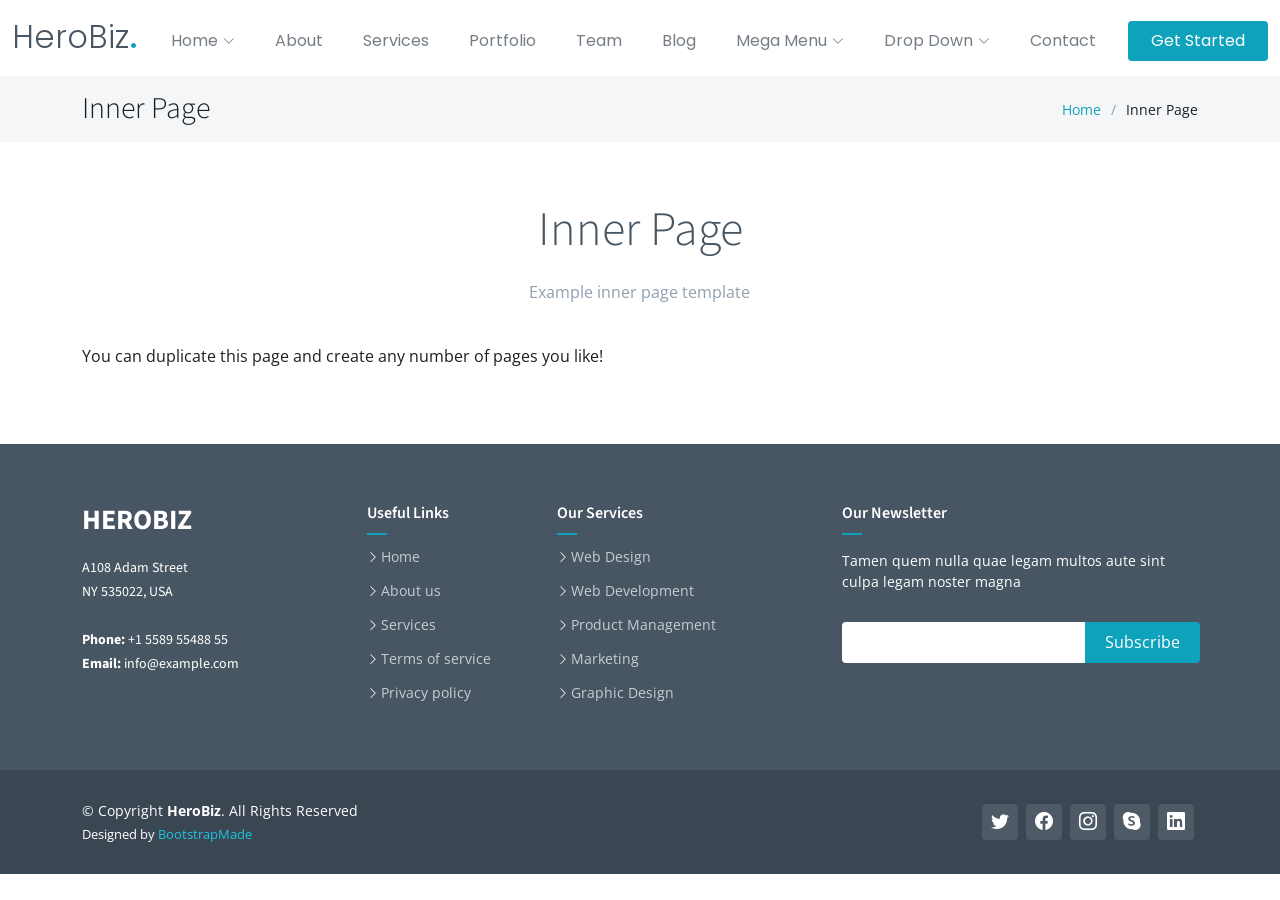
<file: files/HeroBiz/inner-page.html>
<!DOCTYPE html>
<html lang="en">

<head>
  <meta charset="utf-8">
  <meta content="width=device-width, initial-scale=1.0" name="viewport">

  <title>Inner Page - HeroBiz Bootstrap Template</title>
  <meta content="" name="description">
  <meta content="" name="keywords">

  <!-- Favicons -->
  <link href="assets/img/favicon.png" rel="icon">
  <link href="assets/img/apple-touch-icon.png" rel="apple-touch-icon">

  <!-- Google Fonts -->
  <link rel="preconnect" href="https://fonts.googleapis.com">
  <link rel="preconnect" href="https://fonts.gstatic.com" crossorigin>
  <link href="https://fonts.googleapis.com/css2?family=Open+Sans:ital,wght@0,300;0,400;0,500;0,600;0,700;1,300;1,400;1,500;1,600;1,700&family=Poppins:ital,wght@0,300;0,400;0,500;0,600;0,700;1,300;1,400;1,500;1,600;1,700&family=Source+Sans+Pro:ital,wght@0,300;0,400;0,600;0,700;1,300;1,400;1,600;1,700&display=swap" rel="stylesheet">

  <!-- Vendor CSS Files -->
  <link href="assets/vendor/bootstrap/css/bootstrap.min.css" rel="stylesheet">
  <link href="assets/vendor/bootstrap-icons/bootstrap-icons.css" rel="stylesheet">
  <link href="assets/vendor/aos/aos.css" rel="stylesheet">
  <link href="assets/vendor/glightbox/css/glightbox.min.css" rel="stylesheet">
  <link href="assets/vendor/swiper/swiper-bundle.min.css" rel="stylesheet">

  <!-- Variables CSS Files. Uncomment your preferred color scheme -->
  <link href="assets/css/variables.css" rel="stylesheet">
  <!-- <link href="assets/css/variables-blue.css" rel="stylesheet"> -->
  <!-- <link href="assets/css/variables-green.css" rel="stylesheet"> -->
  <!-- <link href="assets/css/variables-orange.css" rel="stylesheet"> -->
  <!-- <link href="assets/css/variables-purple.css" rel="stylesheet"> -->
  <!-- <link href="assets/css/variables-red.css" rel="stylesheet"> -->
  <!-- <link href="assets/css/variables-pink.css" rel="stylesheet"> -->

  <!-- Template Main CSS File -->
  <link href="assets/css/main.css" rel="stylesheet">

  <!-- =======================================================
  * Template Name: HeroBiz
  * Updated: May 30 2023 with Bootstrap v5.3.0
  * Template URL: https://bootstrapmade.com/herobiz-bootstrap-business-template/
  * Author: BootstrapMade.com
  * License: https://bootstrapmade.com/license/
  ======================================================== -->
</head>

<body>

  <!-- ======= Header ======= -->
  <header id="header" class="header fixed-top" data-scrollto-offset="0">
    <div class="container-fluid d-flex align-items-center justify-content-between">

      <a href="index.html" class="logo d-flex align-items-center scrollto me-auto me-lg-0">
        <!-- Uncomment the line below if you also wish to use an image logo -->
        <!-- <img src="assets/img/logo.png" alt=""> -->
        <h1>HeroBiz<span>.</span></h1>
      </a>

      <nav id="navbar" class="navbar">
        <ul>

          <li class="dropdown"><a href="#"><span>Home</span> <i class="bi bi-chevron-down dropdown-indicator"></i></a>
            <ul>
              <li><a href="index.html">Home 1 - index.html</a></li>
              <li><a href="index-2.html">Home 2 - index-2.html</a></li>
              <li><a href="index-3.html">Home 3 - index-3.html</a></li>
              <li><a href="index-4.html">Home 4 - index-4.html</a></li>
            </ul>
          </li>

          <li><a class="nav-link scrollto" href="index.html#about">About</a></li>
          <li><a class="nav-link scrollto" href="index.html#services">Services</a></li>
          <li><a class="nav-link scrollto" href="index.html#portfolio">Portfolio</a></li>
          <li><a class="nav-link scrollto" href="index.html#team">Team</a></li>
          <li><a href="blog.html">Blog</a></li>
          <li class="dropdown megamenu"><a href="#"><span>Mega Menu</span> <i class="bi bi-chevron-down dropdown-indicator"></i></a>
            <ul>
              <li>
                <a href="#">Column 1 link 1</a>
                <a href="#">Column 1 link 2</a>
                <a href="#">Column 1 link 3</a>
              </li>
              <li>
                <a href="#">Column 2 link 1</a>
                <a href="#">Column 2 link 2</a>
                <a href="#">Column 3 link 3</a>
              </li>
              <li>
                <a href="#">Column 3 link 1</a>
                <a href="#">Column 3 link 2</a>
                <a href="#">Column 3 link 3</a>
              </li>
              <li>
                <a href="#">Column 4 link 1</a>
                <a href="#">Column 4 link 2</a>
                <a href="#">Column 4 link 3</a>
              </li>
            </ul>
          </li>
          <li class="dropdown"><a href="#"><span>Drop Down</span> <i class="bi bi-chevron-down dropdown-indicator"></i></a>
            <ul>
              <li><a href="#">Drop Down 1</a></li>
              <li class="dropdown"><a href="#"><span>Deep Drop Down</span> <i class="bi bi-chevron-down dropdown-indicator"></i></a>
                <ul>
                  <li><a href="#">Deep Drop Down 1</a></li>
                  <li><a href="#">Deep Drop Down 2</a></li>
                  <li><a href="#">Deep Drop Down 3</a></li>
                  <li><a href="#">Deep Drop Down 4</a></li>
                  <li><a href="#">Deep Drop Down 5</a></li>
                </ul>
              </li>
              <li><a href="#">Drop Down 2</a></li>
              <li><a href="#">Drop Down 3</a></li>
              <li><a href="#">Drop Down 4</a></li>
            </ul>
          </li>
          <li><a class="nav-link scrollto" href="index.html#contact">Contact</a></li>
        </ul>
        <i class="bi bi-list mobile-nav-toggle d-none"></i>
      </nav><!-- .navbar -->

      <a class="btn-getstarted scrollto" href="index.html#about">Get Started</a>

    </div>
  </header><!-- End Header -->

  <main id="main">

    <!-- ======= Breadcrumbs ======= -->
    <div class="breadcrumbs">
      <div class="container">

        <div class="d-flex justify-content-between align-items-center">
          <h2>Inner Page</h2>
          <ol>
            <li><a href="index.html">Home</a></li>
            <li>Inner Page</li>
          </ol>
        </div>

      </div>
    </div><!-- End Breadcrumbs -->

    <!-- ======= Blog Section ======= -->
    <section class="inner-page">
      <div class="container" data-aos="fade-up">

        <div class="section-header">
          <h2>Inner Page</h2>
          <p>Example inner page template</p>
        </div>

        <p>
          You can duplicate this page and create any number of pages you like!
        </p>

      </div>
    </section><!-- End Inner Page -->

  </main><!-- End #main -->

  <!-- ======= Footer ======= -->
  <footer id="footer" class="footer">

    <div class="footer-content">
      <div class="container">
        <div class="row">

          <div class="col-lg-3 col-md-6">
            <div class="footer-info">
              <h3>HeroBiz</h3>
              <p>
                A108 Adam Street <br>
                NY 535022, USA<br><br>
                <strong>Phone:</strong> +1 5589 55488 55<br>
                <strong>Email:</strong> info@example.com<br>
              </p>
            </div>
          </div>

          <div class="col-lg-2 col-md-6 footer-links">
            <h4>Useful Links</h4>
            <ul>
              <li><i class="bi bi-chevron-right"></i> <a href="#">Home</a></li>
              <li><i class="bi bi-chevron-right"></i> <a href="#">About us</a></li>
              <li><i class="bi bi-chevron-right"></i> <a href="#">Services</a></li>
              <li><i class="bi bi-chevron-right"></i> <a href="#">Terms of service</a></li>
              <li><i class="bi bi-chevron-right"></i> <a href="#">Privacy policy</a></li>
            </ul>
          </div>

          <div class="col-lg-3 col-md-6 footer-links">
            <h4>Our Services</h4>
            <ul>
              <li><i class="bi bi-chevron-right"></i> <a href="#">Web Design</a></li>
              <li><i class="bi bi-chevron-right"></i> <a href="#">Web Development</a></li>
              <li><i class="bi bi-chevron-right"></i> <a href="#">Product Management</a></li>
              <li><i class="bi bi-chevron-right"></i> <a href="#">Marketing</a></li>
              <li><i class="bi bi-chevron-right"></i> <a href="#">Graphic Design</a></li>
            </ul>
          </div>

          <div class="col-lg-4 col-md-6 footer-newsletter">
            <h4>Our Newsletter</h4>
            <p>Tamen quem nulla quae legam multos aute sint culpa legam noster magna</p>
            <form action="" method="post">
              <input type="email" name="email"><input type="submit" value="Subscribe">
            </form>

          </div>

        </div>
      </div>
    </div>

    <div class="footer-legal text-center">
      <div class="container d-flex flex-column flex-lg-row justify-content-center justify-content-lg-between align-items-center">

        <div class="d-flex flex-column align-items-center align-items-lg-start">
          <div class="copyright">
            &copy; Copyright <strong><span>HeroBiz</span></strong>. All Rights Reserved
          </div>
          <div class="credits">
            <!-- All the links in the footer should remain intact. -->
            <!-- You can delete the links only if you purchased the pro version. -->
            <!-- Licensing information: https://bootstrapmade.com/license/ -->
            <!-- Purchase the pro version with working PHP/AJAX contact form: https://bootstrapmade.com/herobiz-bootstrap-business-template/ -->
            Designed by <a href="https://bootstrapmade.com/">BootstrapMade</a>
          </div>
        </div>

        <div class="social-links order-first order-lg-last mb-3 mb-lg-0">
          <a href="#" class="twitter"><i class="bi bi-twitter"></i></a>
          <a href="#" class="facebook"><i class="bi bi-facebook"></i></a>
          <a href="#" class="instagram"><i class="bi bi-instagram"></i></a>
          <a href="#" class="google-plus"><i class="bi bi-skype"></i></a>
          <a href="#" class="linkedin"><i class="bi bi-linkedin"></i></a>
        </div>

      </div>
    </div>

  </footer><!-- End Footer -->

  <a href="#" class="scroll-top d-flex align-items-center justify-content-center"><i class="bi bi-arrow-up-short"></i></a>

  <div id="preloader"></div>

  <!-- Vendor JS Files -->
  <script src="assets/vendor/bootstrap/js/bootstrap.bundle.min.js"></script>
  <script src="assets/vendor/aos/aos.js"></script>
  <script src="assets/vendor/glightbox/js/glightbox.min.js"></script>
  <script src="assets/vendor/isotope-layout/isotope.pkgd.min.js"></script>
  <script src="assets/vendor/swiper/swiper-bundle.min.js"></script>
  <script src="assets/vendor/php-email-form/validate.js"></script>

  <!-- Template Main JS File -->
  <script src="assets/js/main.js"></script>

</body>

</html>
</file>
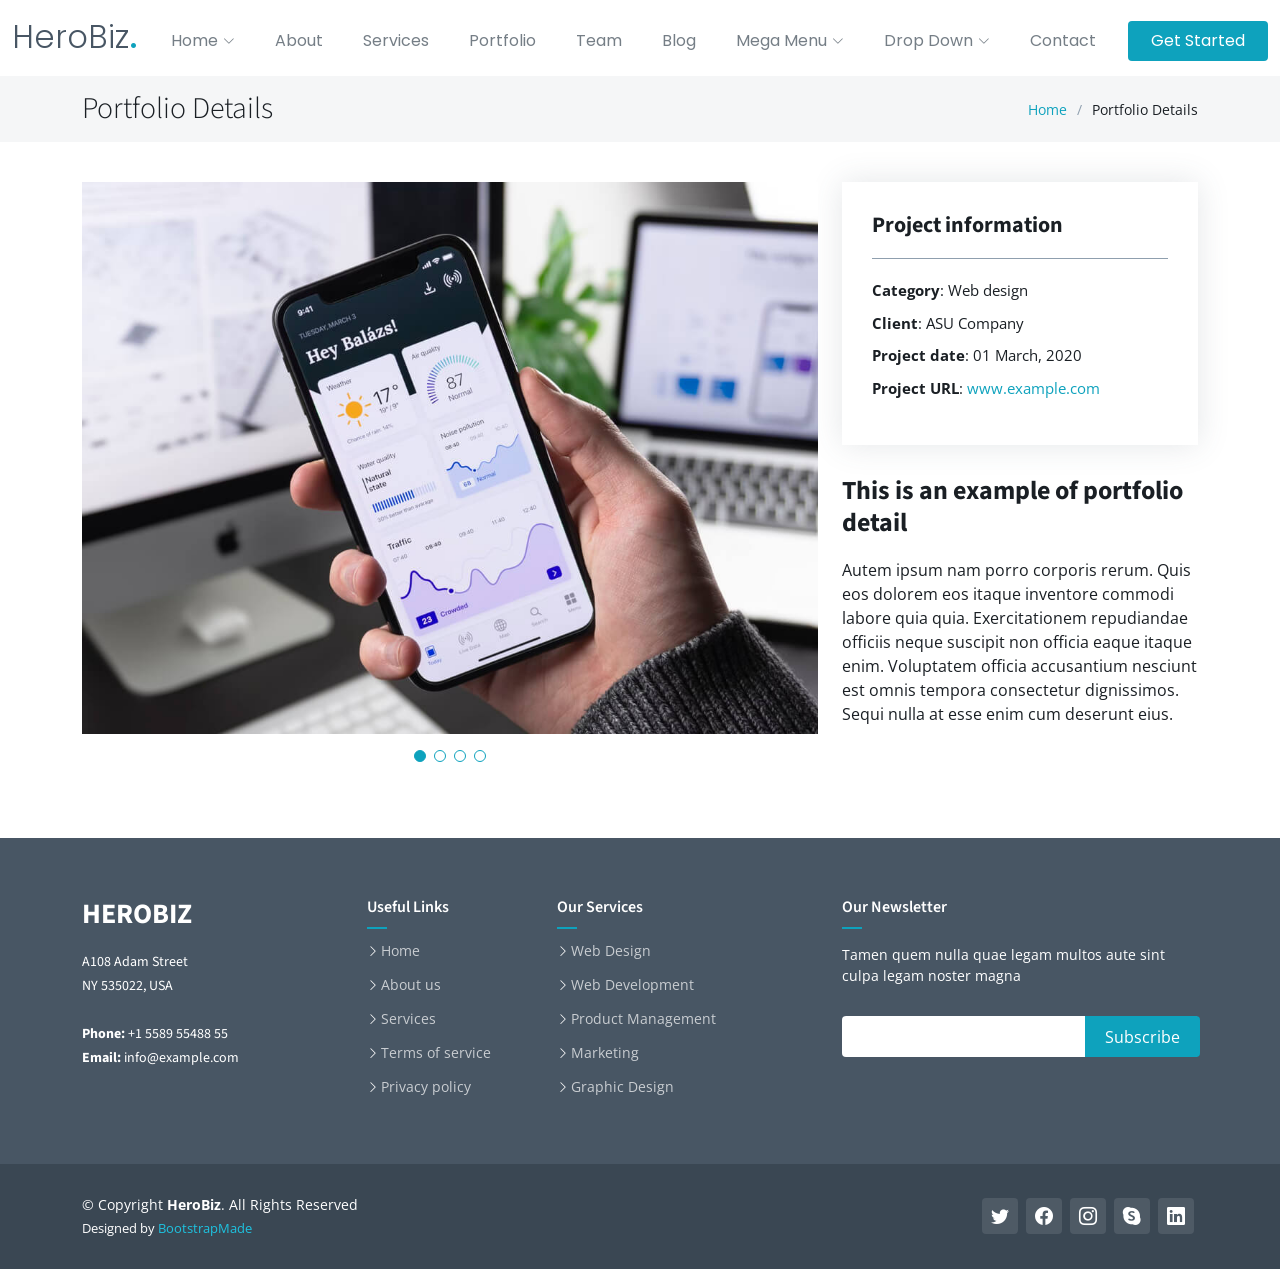
<file: files/HeroBiz/portfolio-details.html>
<!DOCTYPE html>
<html lang="en">

<head>
  <meta charset="utf-8">
  <meta content="width=device-width, initial-scale=1.0" name="viewport">

  <title>Portfolio Details - HeroBiz Bootstrap Template</title>
  <meta content="" name="description">
  <meta content="" name="keywords">

  <!-- Favicons -->
  <link href="assets/img/favicon.png" rel="icon">
  <link href="assets/img/apple-touch-icon.png" rel="apple-touch-icon">

  <!-- Google Fonts -->
  <link rel="preconnect" href="https://fonts.googleapis.com">
  <link rel="preconnect" href="https://fonts.gstatic.com" crossorigin>
  <link href="https://fonts.googleapis.com/css2?family=Open+Sans:ital,wght@0,300;0,400;0,500;0,600;0,700;1,300;1,400;1,500;1,600;1,700&family=Poppins:ital,wght@0,300;0,400;0,500;0,600;0,700;1,300;1,400;1,500;1,600;1,700&family=Source+Sans+Pro:ital,wght@0,300;0,400;0,600;0,700;1,300;1,400;1,600;1,700&display=swap" rel="stylesheet">

  <!-- Vendor CSS Files -->
  <link href="assets/vendor/bootstrap/css/bootstrap.min.css" rel="stylesheet">
  <link href="assets/vendor/bootstrap-icons/bootstrap-icons.css" rel="stylesheet">
  <link href="assets/vendor/aos/aos.css" rel="stylesheet">
  <link href="assets/vendor/glightbox/css/glightbox.min.css" rel="stylesheet">
  <link href="assets/vendor/swiper/swiper-bundle.min.css" rel="stylesheet">

  <!-- Variables CSS Files. Uncomment your preferred color scheme -->
  <link href="assets/css/variables.css" rel="stylesheet">
  <!-- <link href="assets/css/variables-blue.css" rel="stylesheet"> -->
  <!-- <link href="assets/css/variables-green.css" rel="stylesheet"> -->
  <!-- <link href="assets/css/variables-orange.css" rel="stylesheet"> -->
  <!-- <link href="assets/css/variables-purple.css" rel="stylesheet"> -->
  <!-- <link href="assets/css/variables-red.css" rel="stylesheet"> -->
  <!-- <link href="assets/css/variables-pink.css" rel="stylesheet"> -->

  <!-- Template Main CSS File -->
  <link href="assets/css/main.css" rel="stylesheet">

  <!-- =======================================================
  * Template Name: HeroBiz
  * Updated: May 30 2023 with Bootstrap v5.3.0
  * Template URL: https://bootstrapmade.com/herobiz-bootstrap-business-template/
  * Author: BootstrapMade.com
  * License: https://bootstrapmade.com/license/
  ======================================================== -->
</head>

<body>

  <!-- ======= Header ======= -->
  <header id="header" class="header fixed-top" data-scrollto-offset="0">
    <div class="container-fluid d-flex align-items-center justify-content-between">

      <a href="index.html" class="logo d-flex align-items-center scrollto me-auto me-lg-0">
        <!-- Uncomment the line below if you also wish to use an image logo -->
        <!-- <img src="assets/img/logo.png" alt=""> -->
        <h1>HeroBiz<span>.</span></h1>
      </a>

      <nav id="navbar" class="navbar">
        <ul>

          <li class="dropdown"><a href="#"><span>Home</span> <i class="bi bi-chevron-down dropdown-indicator"></i></a>
            <ul>
              <li><a href="index.html">Home 1 - index.html</a></li>
              <li><a href="index-2.html">Home 2 - index-2.html</a></li>
              <li><a href="index-3.html">Home 3 - index-3.html</a></li>
              <li><a href="index-4.html">Home 4 - index-4.html</a></li>
            </ul>
          </li>

          <li><a class="nav-link scrollto" href="index.html#about">About</a></li>
          <li><a class="nav-link scrollto" href="index.html#services">Services</a></li>
          <li><a class="nav-link scrollto" href="index.html#portfolio">Portfolio</a></li>
          <li><a class="nav-link scrollto" href="index.html#team">Team</a></li>
          <li><a href="blog.html">Blog</a></li>
          <li class="dropdown megamenu"><a href="#"><span>Mega Menu</span> <i class="bi bi-chevron-down dropdown-indicator"></i></a>
            <ul>
              <li>
                <a href="#">Column 1 link 1</a>
                <a href="#">Column 1 link 2</a>
                <a href="#">Column 1 link 3</a>
              </li>
              <li>
                <a href="#">Column 2 link 1</a>
                <a href="#">Column 2 link 2</a>
                <a href="#">Column 3 link 3</a>
              </li>
              <li>
                <a href="#">Column 3 link 1</a>
                <a href="#">Column 3 link 2</a>
                <a href="#">Column 3 link 3</a>
              </li>
              <li>
                <a href="#">Column 4 link 1</a>
                <a href="#">Column 4 link 2</a>
                <a href="#">Column 4 link 3</a>
              </li>
            </ul>
          </li>
          <li class="dropdown"><a href="#"><span>Drop Down</span> <i class="bi bi-chevron-down dropdown-indicator"></i></a>
            <ul>
              <li><a href="#">Drop Down 1</a></li>
              <li class="dropdown"><a href="#"><span>Deep Drop Down</span> <i class="bi bi-chevron-down dropdown-indicator"></i></a>
                <ul>
                  <li><a href="#">Deep Drop Down 1</a></li>
                  <li><a href="#">Deep Drop Down 2</a></li>
                  <li><a href="#">Deep Drop Down 3</a></li>
                  <li><a href="#">Deep Drop Down 4</a></li>
                  <li><a href="#">Deep Drop Down 5</a></li>
                </ul>
              </li>
              <li><a href="#">Drop Down 2</a></li>
              <li><a href="#">Drop Down 3</a></li>
              <li><a href="#">Drop Down 4</a></li>
            </ul>
          </li>
          <li><a class="nav-link scrollto" href="index.html#contact">Contact</a></li>
        </ul>
        <i class="bi bi-list mobile-nav-toggle d-none"></i>
      </nav><!-- .navbar -->

      <a class="btn-getstarted scrollto" href="index.html#about">Get Started</a>

    </div>
  </header><!-- End Header -->

  <main id="main">

    <!-- ======= Breadcrumbs ======= -->
    <div class="breadcrumbs">
      <div class="container">

        <div class="d-flex justify-content-between align-items-center">
          <h2>Portfolio Details</h2>
          <ol>
            <li><a href="index.html">Home</a></li>
            <li>Portfolio Details</li>
          </ol>
        </div>

      </div>
    </div><!-- End Breadcrumbs -->

    <!-- ======= Portfolio Details Section ======= -->
    <section id="portfolio-details" class="portfolio-details">
      <div class="container" data-aos="fade-up">

        <div class="row gy-4">

          <div class="col-lg-8">
            <div class="portfolio-details-slider swiper">
              <div class="swiper-wrapper align-items-center">

                <div class="swiper-slide">
                  <img src="assets/img/portfolio/app-1.jpg" alt="">
                </div>

                <div class="swiper-slide">
                  <img src="assets/img/portfolio/product-1.jpg" alt="">
                </div>

                <div class="swiper-slide">
                  <img src="assets/img/portfolio/branding-1.jpg" alt="">
                </div>

                <div class="swiper-slide">
                  <img src="assets/img/portfolio/books-1.jpg" alt="">
                </div>

              </div>
              <div class="swiper-pagination"></div>
            </div>
          </div>

          <div class="col-lg-4">
            <div class="portfolio-info">
              <h3>Project information</h3>
              <ul>
                <li><strong>Category</strong>: Web design</li>
                <li><strong>Client</strong>: ASU Company</li>
                <li><strong>Project date</strong>: 01 March, 2020</li>
                <li><strong>Project URL</strong>: <a href="#">www.example.com</a></li>
              </ul>
            </div>
            <div class="portfolio-description">
              <h2>This is an example of portfolio detail</h2>
              <p>
                Autem ipsum nam porro corporis rerum. Quis eos dolorem eos itaque inventore commodi labore quia quia. Exercitationem repudiandae officiis neque suscipit non officia eaque itaque enim. Voluptatem officia accusantium nesciunt est omnis tempora consectetur dignissimos. Sequi nulla at esse enim cum deserunt eius.
              </p>
            </div>
          </div>

        </div>

      </div>
    </section><!-- End Portfolio Details Section -->

  </main><!-- End #main -->

  <!-- ======= Footer ======= -->
  <footer id="footer" class="footer">

    <div class="footer-content">
      <div class="container">
        <div class="row">

          <div class="col-lg-3 col-md-6">
            <div class="footer-info">
              <h3>HeroBiz</h3>
              <p>
                A108 Adam Street <br>
                NY 535022, USA<br><br>
                <strong>Phone:</strong> +1 5589 55488 55<br>
                <strong>Email:</strong> info@example.com<br>
              </p>
            </div>
          </div>

          <div class="col-lg-2 col-md-6 footer-links">
            <h4>Useful Links</h4>
            <ul>
              <li><i class="bi bi-chevron-right"></i> <a href="#">Home</a></li>
              <li><i class="bi bi-chevron-right"></i> <a href="#">About us</a></li>
              <li><i class="bi bi-chevron-right"></i> <a href="#">Services</a></li>
              <li><i class="bi bi-chevron-right"></i> <a href="#">Terms of service</a></li>
              <li><i class="bi bi-chevron-right"></i> <a href="#">Privacy policy</a></li>
            </ul>
          </div>

          <div class="col-lg-3 col-md-6 footer-links">
            <h4>Our Services</h4>
            <ul>
              <li><i class="bi bi-chevron-right"></i> <a href="#">Web Design</a></li>
              <li><i class="bi bi-chevron-right"></i> <a href="#">Web Development</a></li>
              <li><i class="bi bi-chevron-right"></i> <a href="#">Product Management</a></li>
              <li><i class="bi bi-chevron-right"></i> <a href="#">Marketing</a></li>
              <li><i class="bi bi-chevron-right"></i> <a href="#">Graphic Design</a></li>
            </ul>
          </div>

          <div class="col-lg-4 col-md-6 footer-newsletter">
            <h4>Our Newsletter</h4>
            <p>Tamen quem nulla quae legam multos aute sint culpa legam noster magna</p>
            <form action="" method="post">
              <input type="email" name="email"><input type="submit" value="Subscribe">
            </form>

          </div>

        </div>
      </div>
    </div>

    <div class="footer-legal text-center">
      <div class="container d-flex flex-column flex-lg-row justify-content-center justify-content-lg-between align-items-center">

        <div class="d-flex flex-column align-items-center align-items-lg-start">
          <div class="copyright">
            &copy; Copyright <strong><span>HeroBiz</span></strong>. All Rights Reserved
          </div>
          <div class="credits">
            <!-- All the links in the footer should remain intact. -->
            <!-- You can delete the links only if you purchased the pro version. -->
            <!-- Licensing information: https://bootstrapmade.com/license/ -->
            <!-- Purchase the pro version with working PHP/AJAX contact form: https://bootstrapmade.com/herobiz-bootstrap-business-template/ -->
            Designed by <a href="https://bootstrapmade.com/">BootstrapMade</a>
          </div>
        </div>

        <div class="social-links order-first order-lg-last mb-3 mb-lg-0">
          <a href="#" class="twitter"><i class="bi bi-twitter"></i></a>
          <a href="#" class="facebook"><i class="bi bi-facebook"></i></a>
          <a href="#" class="instagram"><i class="bi bi-instagram"></i></a>
          <a href="#" class="google-plus"><i class="bi bi-skype"></i></a>
          <a href="#" class="linkedin"><i class="bi bi-linkedin"></i></a>
        </div>

      </div>
    </div>

  </footer><!-- End Footer -->

  <a href="#" class="scroll-top d-flex align-items-center justify-content-center"><i class="bi bi-arrow-up-short"></i></a>

  <div id="preloader"></div>

  <!-- Vendor JS Files -->
  <script src="assets/vendor/bootstrap/js/bootstrap.bundle.min.js"></script>
  <script src="assets/vendor/aos/aos.js"></script>
  <script src="assets/vendor/glightbox/js/glightbox.min.js"></script>
  <script src="assets/vendor/isotope-layout/isotope.pkgd.min.js"></script>
  <script src="assets/vendor/swiper/swiper-bundle.min.js"></script>
  <script src="assets/vendor/php-email-form/validate.js"></script>

  <!-- Template Main JS File -->
  <script src="assets/js/main.js"></script>

</body>

</html>
</file>
<file: files/HeroBiz/assets/css/variables.css>
/**
* Template Name: HeroBiz
* File: variables.css
* Description: Easily customize colors, typography, and other repetitive properties used in the template main stylesheet file main.css
* 
* Template URL: https://bootstrapmade.com/herobiz-bootstrap-business-template/
* Author: BootstrapMade.com
* License: https://bootstrapmade.com/license/
* 
* Contents:
* 1. HeroBiz template variables 
* 2. Override default Bootstrap variables
* 3. Set color and background class names
*
* Learn more about CSS variables at https://developer.mozilla.org/en-US/docs/Web/CSS/Using_CSS_custom_properties
*/

/*--------------------------------------------------------------
# 1. HeroBiz template variables 
--------------------------------------------------------------*/
:root {

  /* Fonts */
  --font-default: 'Open Sans', system-ui, -apple-system, "Segoe UI", Roboto, "Helvetica Neue", Arial, "Noto Sans", "Liberation Sans", sans-serif, "Apple Color Emoji", "Segoe UI Emoji", "Segoe UI Symbol", "Noto Color Emoji";
  --font-primary: 'Source Sans Pro', sans-serif;
  --font-secondary: 'Poppins', sans-serif;

  /* Colors */
  /* The *-rgb color names are simply the RGB converted value of the corresponding color for use in the rgba() function */

  /* Default text color */
  --color-default: #1a1f24;
  --color-default-rgb: 26, 31, 36;

  /* Defult links color */
  --color-links: #0ea2bd;
  --color-links-hover: #1ec3e0;

  /* Primay colors */
  --color-primary: #0ea2bd;
  --color-primary-light: #1ec3e0;
  --color-primary-dark: #0189a1;

  --color-primary-rgb: 14, 162, 189;
  --color-primary-light-rgb: 30, 195, 224;
  --color-primary-dark-rgb: 1, 137, 161;

  /* Secondary colors */
  --color-secondary: #485664;
  --color-secondary-light: #8f9fae;
  --color-secondary-dark: #3a4753;

  --color-secondary-rgb: 72, 86, 100;
  --color-secondary-light-rgb: 143, 159, 174;
  --color-secondary-dark-rgb: 58, 71, 83;

  /* General colors */
  --color-blue: #0d6efd;
  --color-blue-rgb: 13, 110, 253;

  --color-indigo: #6610f2;
  --color-indigo-rgb: 102, 16, 242;

  --color-purple: #6f42c1;
  --color-purple-rgb: 111, 66, 193;

  --color-pink: #f3268c;
  --color-pink-rgb: 243, 38, 140;

  --color-red: #df1529;
  --color-red-rgb: 223, 21, 4;

  --color-orange: #fd7e14;
  --color-orange-rgb: 253, 126, 20;

  --color-yellow: #ffc107;
  --color-yellow-rgb: 255, 193, 7;

  --color-green: #059652;
  --color-green-rgb: 5, 150, 82;

  --color-teal: #20c997;
  --color-teal-rgb: 32, 201, 151;

  --color-cyan: #0dcaf0;
  --color-cyan-rgb: 13, 202, 240;

  --color-white: #ffffff;
  --color-white-rgb: 255, 255, 255;

  --color-gray: #6c757d;
  --color-gray-rgb: 108, 117, 125;

  --color-black: #000000;
  --color-black-rgb: 0, 0, 0;
  
}

/*--------------------------------------------------------------
# 2. Override default Bootstrap variables
--------------------------------------------------------------*/
:root {

  --bs-blue: var(--color-blue);
  --bs-indigo: var(--color-indigo);
  --bs-purple: var(--color-purple);
  --bs-pink: var(--color-pink);
  --bs-red: var(--color-red);
  --bs-orange: var(--color-orange);
  --bs-yellow: var(--color-yellow);
  --bs-green: var(--color-green);
  --bs-teal: var(--color-teal);
  --bs-cyan: var(--color-cyan);
  --bs-white: var(--color-white);
  --bs-gray: var(--color-gray);
  --bs-gray-dark: #343a40;
  --bs-gray-100: #f8f9fa;
  --bs-gray-200: #e9ecef;
  --bs-gray-300: #dee2e6;
  --bs-gray-400: #ced4da;
  --bs-gray-500: #adb5bd;
  --bs-gray-600: #6c757d;
  --bs-gray-700: #495057;
  --bs-gray-800: #343a40;
  --bs-gray-900: #212529;
  --bs-primary: var(--color-blue);
  --bs-secondary: var(--color-blue);
  --bs-success: #198754;
  --bs-info: #0dcaf0;
  --bs-warning: #ffc107;
  --bs-danger: #dc3545;
  --bs-light: #f8f9fa;
  --bs-dark: #212529;
  --bs-primary-rgb: var(--color-primary-rgb);
  --bs-secondary-rgb: var(--color-secondary-rgb);
  --bs-success-rgb: 25, 135, 84;
  --bs-info-rgb: 13, 202, 240;
  --bs-warning-rgb: 255, 193, 7;
  --bs-danger-rgb: 220, 53, 69;
  --bs-light-rgb: 248, 249, 250;
  --bs-dark-rgb: 33, 37, 41;
  --bs-white-rgb: var(--color-white-rgb);
  --bs-black-rgb: var(--color-black-rgb);
  --bs-body-color-rgb: var(--color-default-rgb);
  --bs-body-bg-rgb: 255, 255, 255;
  --bs-font-sans-serif: var(--font-default);
  --bs-font-monospace: SFMono-Regular, Menlo, Monaco, Consolas, "Liberation Mono", "Courier New", monospace;
  --bs-gradient: linear-gradient(180deg, rgba(255, 255, 255, 0.15), rgba(255, 255, 255, 0));
  --bs-body-font-family: var(--font-default);
  --bs-body-font-size: 1rem;
  --bs-body-font-weight: 400;
  --bs-body-line-height: 1.5;
  --bs-body-color: var(--color-default);
  --bs-body-bg: #fff;

}

/*--------------------------------------------------------------
# 3. Set color and background class names
--------------------------------------------------------------*/
/* Fonts */
.font-default { font-family: var(--font-default) !important; }
.font-primary { font-family: var(--font-primary) !important;}
.font-secondary { font-family: var(--font-secondary) !important; }

/* Text Colors */
.color-default { color: var(--color-default) !important; }
.color-links { color: var(--color-links) !important; }
.color-links:hover { color: var(--color-links-hover) !important; }
.color-primary { color: var(--color-primary) !important; }
.color-primary-light { color: var(--color-primary-light) !important; }
.color-primary-dark { color: var(--color-primary-dark) !important; }
.color-secondary { color: var(--color-secondary) !important; }
.color-secondary-light { color: var(--color-secondary-light) !important; }
.color-secondary-dark { color: var(--color-secondary-dark) !important; }
.color-blue { color: var(--color-blue) !important; }
.color-indigo { color: var(--color-indigo) !important; }
.color-purple { color: var(--color-purple) !important; }
.color-pink { color: var(--color-pink) !important; }
.color-red { color: var(--color-red) !important; }
.color-orange { color: var(--color-orange) !important; }
.color-yellow { color: var(--color-yellow) !important; }
.color-green { color: var(--color-green) !important; }
.color-teal { color: var(--color-teal) !important; }
.color-cyan { color: var(--color-cyan) !important; }
.color-white { color: var(--color-white) !important; }
.color-gray { color: var(--color-gray) !important; }
.color-black { color: var(--color-black) !important; }

/* Background Colors */
.bg-default { background-color: var(--color-default) !important; }
.bg-primary { background-color: var(--color-primary) !important; }
.bg-primary-light { background-color: var(--color-primary-light) !important; }
.bg-primary-dark { background-color: var(--color-primary-dark) !important; }
.bg-secondary { background-color: var(--color-secondary) !important; }
.bg-secondary-light { background-color: var(--color-secondary-light) !important; }
.bg-secondary-dark { background-color: var(--color-secondary-dark) !important; }
.bg-blue { background-color: var(--color-blue) !important; }
.bg-indigo { background-color: var(--color-indigo) !important; }
.bg-purple { background-color: var(--color-purple) !important; }
.bg-pink { background-color: var(--color-pink) !important; }
.bg-red { background-color: var(--color-red) !important; }
.bg-orange { background-color: var(--color-orange) !important; }
.bg-yellow { background-color: var(--color-yellow) !important; }
.bg-green { background-color: var(--color-green) !important; }
.bg-teal { background-color: var(--color-teal) !important; }
.bg-cyan { background-color: var(--color-cyan) !important; }
.bg-white { background-color: var(--color-white) !important; }
.bg-gray { background-color: var(--color-gray) !important; }
.bg-black { background-color: var(--color-black) !important; }
</file>
<file: files/HeroBiz/assets/css/variables-blue.css>
/**
* Template Name: HeroBiz
* File: variables-blue.css
* Description: Easily customize colors, typography, and other repetitive properties used in the template main stylesheet file main.css
* 
* Template URL: https://bootstrapmade.com/herobiz-bootstrap-business-template/
* Author: BootstrapMade.com
* License: https://bootstrapmade.com/license/
* 
* Contents:
* 1. HeroBiz template variables 
* 2. Override default Bootstrap variables
* 3. Set color and background class names
*
* Learn more about CSS variables at https://developer.mozilla.org/en-US/docs/Web/CSS/Using_CSS_custom_properties
*/

/*--------------------------------------------------------------
# 1. HeroBiz template variables 
--------------------------------------------------------------*/
:root {

  /* Fonts */
  --font-default: 'Open Sans', system-ui, -apple-system, "Segoe UI", Roboto, "Helvetica Neue", Arial, "Noto Sans", "Liberation Sans", sans-serif, "Apple Color Emoji", "Segoe UI Emoji", "Segoe UI Symbol", "Noto Color Emoji";
  --font-primary: 'Source Sans Pro', sans-serif;
  --font-secondary: 'Poppins', sans-serif;

  /* Colors */
  /* The *-rgb color names are simply the RGB converted value of the corresponding color for use in the rgba() function */

  /* Default text color */
  --color-default: #1a1f24;
  --color-default-rgb: 26, 31, 36;

  /* Defult links color */
  --color-links: #3279fc;
  --color-links-hover: #4797ff;

  /* Primay colors */
  --color-primary: #3279fc;
  --color-primary-light: #4797ff;
  --color-primary-dark: #1c61e2;

  --color-primary-rgb: 50, 121, 252;
  --color-primary-light-rgb: 71, 151, 255;
  --color-primary-dark-rgb: 28, 97, 226;

  /* Secondary colors */
  --color-secondary: #5670a0;
  --color-secondary-light: #6e87b6;
  --color-secondary-dark: #3b5380;

  --color-secondary-rgb: 86, 112, 160;
  --color-secondary-light-rgb: 110, 135, 182;
  --color-secondary-dark-rgb: 59, 83, 128;

  /* General colors */
  --color-blue: #0d6efd;
  --color-blue-rgb: 13, 110, 253;

  --color-indigo: #6610f2;
  --color-indigo-rgb: 102, 16, 242;

  --color-purple: #6f42c1;
  --color-purple-rgb: 111, 66, 193;

  --color-pink: #f3268c;
  --color-pink-rgb: 243, 38, 140;

  --color-red: #df1529;
  --color-red-rgb: 223, 21, 4;

  --color-orange: #fd7e14;
  --color-orange-rgb: 253, 126, 20;

  --color-yellow: #ffc107;
  --color-yellow-rgb: 255, 193, 7;

  --color-green: #059652;
  --color-green-rgb: 5, 150, 82;

  --color-teal: #20c997;
  --color-teal-rgb: 32, 201, 151;

  --color-cyan: #0dcaf0;
  --color-cyan-rgb: 13, 202, 240;

  --color-white: #ffffff;
  --color-white-rgb: 255, 255, 255;

  --color-gray: #6c757d;
  --color-gray-rgb: 108, 117, 125;

  --color-black: #000000;
  --color-black-rgb: 0, 0, 0;
  
}

/*--------------------------------------------------------------
# 2. Override default Bootstrap variables
--------------------------------------------------------------*/
:root {

  --bs-blue: var(--color-blue);
  --bs-indigo: var(--color-indigo);
  --bs-purple: var(--color-purple);
  --bs-pink: var(--color-pink);
  --bs-red: var(--color-red);
  --bs-orange: var(--color-orange);
  --bs-yellow: var(--color-yellow);
  --bs-green: var(--color-green);
  --bs-teal: var(--color-teal);
  --bs-cyan: var(--color-cyan);
  --bs-white: var(--color-white);
  --bs-gray: var(--color-gray);
  --bs-gray-dark: #343a40;
  --bs-gray-100: #f8f9fa;
  --bs-gray-200: #e9ecef;
  --bs-gray-300: #dee2e6;
  --bs-gray-400: #ced4da;
  --bs-gray-500: #adb5bd;
  --bs-gray-600: #6c757d;
  --bs-gray-700: #495057;
  --bs-gray-800: #343a40;
  --bs-gray-900: #212529;
  --bs-primary: var(--color-blue);
  --bs-secondary: var(--color-blue);
  --bs-success: #198754;
  --bs-info: #0dcaf0;
  --bs-warning: #ffc107;
  --bs-danger: #dc3545;
  --bs-light: #f8f9fa;
  --bs-dark: #212529;
  --bs-primary-rgb: var(--color-primary-rgb);
  --bs-secondary-rgb: var(--color-secondary-rgb);
  --bs-success-rgb: 25, 135, 84;
  --bs-info-rgb: 13, 202, 240;
  --bs-warning-rgb: 255, 193, 7;
  --bs-danger-rgb: 220, 53, 69;
  --bs-light-rgb: 248, 249, 250;
  --bs-dark-rgb: 33, 37, 41;
  --bs-white-rgb: var(--color-white-rgb);
  --bs-black-rgb: var(--color-black-rgb);
  --bs-body-color-rgb: var(--color-default-rgb);
  --bs-body-bg-rgb: 255, 255, 255;
  --bs-font-sans-serif: var(--font-default);
  --bs-font-monospace: SFMono-Regular, Menlo, Monaco, Consolas, "Liberation Mono", "Courier New", monospace;
  --bs-gradient: linear-gradient(180deg, rgba(255, 255, 255, 0.15), rgba(255, 255, 255, 0));
  --bs-body-font-family: var(--font-default);
  --bs-body-font-size: 1rem;
  --bs-body-font-weight: 400;
  --bs-body-line-height: 1.5;
  --bs-body-color: var(--color-default);
  --bs-body-bg: #fff;

}

/*--------------------------------------------------------------
# 3. Set color and background class names
--------------------------------------------------------------*/
/* Fonts */
.font-default { font-family: var(--font-default) !important; }
.font-primary { font-family: var(--font-primary) !important;}
.font-secondary { font-family: var(--font-secondary) !important; }

/* Text Colors */
.color-default { color: var(--color-default) !important; }
.color-links { color: var(--color-links) !important; }
.color-links:hover { color: var(--color-links-hover) !important; }
.color-primary { color: var(--color-primary) !important; }
.color-primary-light { color: var(--color-primary-light) !important; }
.color-primary-dark { color: var(--color-primary-dark) !important; }
.color-secondary { color: var(--color-secondary) !important; }
.color-secondary-light { color: var(--color-secondary-light) !important; }
.color-secondary-dark { color: var(--color-secondary-dark) !important; }
.color-blue { color: var(--color-blue) !important; }
.color-indigo { color: var(--color-indigo) !important; }
.color-purple { color: var(--color-purple) !important; }
.color-pink { color: var(--color-pink) !important; }
.color-red { color: var(--color-red) !important; }
.color-orange { color: var(--color-orange) !important; }
.color-yellow { color: var(--color-yellow) !important; }
.color-green { color: var(--color-green) !important; }
.color-teal { color: var(--color-teal) !important; }
.color-cyan { color: var(--color-cyan) !important; }
.color-white { color: var(--color-white) !important; }
.color-gray { color: var(--color-gray) !important; }
.color-black { color: var(--color-black) !important; }

/* Background Colors */
.bg-default { background-color: var(--color-default) !important; }
.bg-primary { background-color: var(--color-primary) !important; }
.bg-primary-light { background-color: var(--color-primary-light) !important; }
.bg-primary-dark { background-color: var(--color-primary-dark) !important; }
.bg-secondary { background-color: var(--color-secondary) !important; }
.bg-secondary-light { background-color: var(--color-secondary-light) !important; }
.bg-secondary-dark { background-color: var(--color-secondary-dark) !important; }
.bg-blue { background-color: var(--color-blue) !important; }
.bg-indigo { background-color: var(--color-indigo) !important; }
.bg-purple { background-color: var(--color-purple) !important; }
.bg-pink { background-color: var(--color-pink) !important; }
.bg-red { background-color: var(--color-red) !important; }
.bg-orange { background-color: var(--color-orange) !important; }
.bg-yellow { background-color: var(--color-yellow) !important; }
.bg-green { background-color: var(--color-green) !important; }
.bg-teal { background-color: var(--color-teal) !important; }
.bg-cyan { background-color: var(--color-cyan) !important; }
.bg-white { background-color: var(--color-white) !important; }
.bg-gray { background-color: var(--color-gray) !important; }
.bg-black { background-color: var(--color-black) !important; }
</file>
<file: files/HeroBiz/assets/css/variables-green.css>
/**
* Template Name: HeroBiz
* File: variables-green.css
* Description: Easily customize colors, typography, and other repetitive properties used in the template main stylesheet file main.css
* 
* Template URL: https://bootstrapmade.com/herobiz-bootstrap-business-template/
* Author: BootstrapMade.com
* License: https://bootstrapmade.com/license/
* 
* Contents:
* 1. HeroBiz template variables 
* 2. Override default Bootstrap variables
* 3. Set color and background class names
*
* Learn more about CSS variables at https://developer.mozilla.org/en-US/docs/Web/CSS/Using_CSS_custom_properties
*/

/*--------------------------------------------------------------
# 1. HeroBiz template variables 
--------------------------------------------------------------*/
:root {

  /* Fonts */
  --font-default: 'Open Sans', system-ui, -apple-system, "Segoe UI", Roboto, "Helvetica Neue", Arial, "Noto Sans", "Liberation Sans", sans-serif, "Apple Color Emoji", "Segoe UI Emoji", "Segoe UI Symbol", "Noto Color Emoji";
  --font-primary: 'Source Sans Pro', sans-serif;
  --font-secondary: 'Poppins', sans-serif;

  /* Colors */
  /* The *-rgb color names are simply the RGB converted value of the corresponding color for use in the rgba() function */

  /* Default text color */
  --color-default: #1a1f24;
  --color-default-rgb: 26, 31, 36;

  /* Defult links color */
  --color-links: #05c46b;
  --color-links-hover: #1de789;

  /* Primay colors */
  --color-primary: #05c46b;
  --color-primary-light: #1de789;
  --color-primary-dark: #01a156;

  --color-primary-rgb: 5, 196, 107;
  --color-primary-light-rgb: 29, 231, 137;
  --color-primary-dark-rgb: 1, 161, 86;

  /* Secondary colors */
  --color-secondary: #485664;
  --color-secondary-light: #8f9fae;
  --color-secondary-dark: #3a4753;

  --color-secondary-rgb: 72, 86, 100;
  --color-secondary-light-rgb: 143, 159, 174;
  --color-secondary-dark-rgb: 58, 71, 83;

  /* General colors */
  --color-blue: #0d6efd;
  --color-blue-rgb: 13, 110, 253;

  --color-indigo: #6610f2;
  --color-indigo-rgb: 102, 16, 242;

  --color-purple: #6f42c1;
  --color-purple-rgb: 111, 66, 193;

  --color-pink: #f3268c;
  --color-pink-rgb: 243, 38, 140;

  --color-red: #df1529;
  --color-red-rgb: 223, 21, 4;

  --color-orange: #fd7e14;
  --color-orange-rgb: 253, 126, 20;

  --color-yellow: #ffc107;
  --color-yellow-rgb: 255, 193, 7;

  --color-green: #059652;
  --color-green-rgb: 5, 150, 82;

  --color-teal: #20c997;
  --color-teal-rgb: 32, 201, 151;

  --color-cyan: #0dcaf0;
  --color-cyan-rgb: 13, 202, 240;

  --color-white: #ffffff;
  --color-white-rgb: 255, 255, 255;

  --color-gray: #6c757d;
  --color-gray-rgb: 108, 117, 125;

  --color-black: #000000;
  --color-black-rgb: 0, 0, 0;
  
}

/*--------------------------------------------------------------
# 2. Override default Bootstrap variables
--------------------------------------------------------------*/
:root {

  --bs-blue: var(--color-blue);
  --bs-indigo: var(--color-indigo);
  --bs-purple: var(--color-purple);
  --bs-pink: var(--color-pink);
  --bs-red: var(--color-red);
  --bs-orange: var(--color-orange);
  --bs-yellow: var(--color-yellow);
  --bs-green: var(--color-green);
  --bs-teal: var(--color-teal);
  --bs-cyan: var(--color-cyan);
  --bs-white: var(--color-white);
  --bs-gray: var(--color-gray);
  --bs-gray-dark: #343a40;
  --bs-gray-100: #f8f9fa;
  --bs-gray-200: #e9ecef;
  --bs-gray-300: #dee2e6;
  --bs-gray-400: #ced4da;
  --bs-gray-500: #adb5bd;
  --bs-gray-600: #6c757d;
  --bs-gray-700: #495057;
  --bs-gray-800: #343a40;
  --bs-gray-900: #212529;
  --bs-primary: var(--color-blue);
  --bs-secondary: var(--color-blue);
  --bs-success: #198754;
  --bs-info: #0dcaf0;
  --bs-warning: #ffc107;
  --bs-danger: #dc3545;
  --bs-light: #f8f9fa;
  --bs-dark: #212529;
  --bs-primary-rgb: var(--color-primary-rgb);
  --bs-secondary-rgb: var(--color-secondary-rgb);
  --bs-success-rgb: 25, 135, 84;
  --bs-info-rgb: 13, 202, 240;
  --bs-warning-rgb: 255, 193, 7;
  --bs-danger-rgb: 220, 53, 69;
  --bs-light-rgb: 248, 249, 250;
  --bs-dark-rgb: 33, 37, 41;
  --bs-white-rgb: var(--color-white-rgb);
  --bs-black-rgb: var(--color-black-rgb);
  --bs-body-color-rgb: var(--color-default-rgb);
  --bs-body-bg-rgb: 255, 255, 255;
  --bs-font-sans-serif: var(--font-default);
  --bs-font-monospace: SFMono-Regular, Menlo, Monaco, Consolas, "Liberation Mono", "Courier New", monospace;
  --bs-gradient: linear-gradient(180deg, rgba(255, 255, 255, 0.15), rgba(255, 255, 255, 0));
  --bs-body-font-family: var(--font-default);
  --bs-body-font-size: 1rem;
  --bs-body-font-weight: 400;
  --bs-body-line-height: 1.5;
  --bs-body-color: var(--color-default);
  --bs-body-bg: #fff;

}

/*--------------------------------------------------------------
# 3. Set color and background class names
--------------------------------------------------------------*/
/* Fonts */
.font-default { font-family: var(--font-default) !important; }
.font-primary { font-family: var(--font-primary) !important;}
.font-secondary { font-family: var(--font-secondary) !important; }

/* Text Colors */
.color-default { color: var(--color-default) !important; }
.color-links { color: var(--color-links) !important; }
.color-links:hover { color: var(--color-links-hover) !important; }
.color-primary { color: var(--color-primary) !important; }
.color-primary-light { color: var(--color-primary-light) !important; }
.color-primary-dark { color: var(--color-primary-dark) !important; }
.color-secondary { color: var(--color-secondary) !important; }
.color-secondary-light { color: var(--color-secondary-light) !important; }
.color-secondary-dark { color: var(--color-secondary-dark) !important; }
.color-blue { color: var(--color-blue) !important; }
.color-indigo { color: var(--color-indigo) !important; }
.color-purple { color: var(--color-purple) !important; }
.color-pink { color: var(--color-pink) !important; }
.color-red { color: var(--color-red) !important; }
.color-orange { color: var(--color-orange) !important; }
.color-yellow { color: var(--color-yellow) !important; }
.color-green { color: var(--color-green) !important; }
.color-teal { color: var(--color-teal) !important; }
.color-cyan { color: var(--color-cyan) !important; }
.color-white { color: var(--color-white) !important; }
.color-gray { color: var(--color-gray) !important; }
.color-black { color: var(--color-black) !important; }

/* Background Colors */
.bg-default { background-color: var(--color-default) !important; }
.bg-primary { background-color: var(--color-primary) !important; }
.bg-primary-light { background-color: var(--color-primary-light) !important; }
.bg-primary-dark { background-color: var(--color-primary-dark) !important; }
.bg-secondary { background-color: var(--color-secondary) !important; }
.bg-secondary-light { background-color: var(--color-secondary-light) !important; }
.bg-secondary-dark { background-color: var(--color-secondary-dark) !important; }
.bg-blue { background-color: var(--color-blue) !important; }
.bg-indigo { background-color: var(--color-indigo) !important; }
.bg-purple { background-color: var(--color-purple) !important; }
.bg-pink { background-color: var(--color-pink) !important; }
.bg-red { background-color: var(--color-red) !important; }
.bg-orange { background-color: var(--color-orange) !important; }
.bg-yellow { background-color: var(--color-yellow) !important; }
.bg-green { background-color: var(--color-green) !important; }
.bg-teal { background-color: var(--color-teal) !important; }
.bg-cyan { background-color: var(--color-cyan) !important; }
.bg-white { background-color: var(--color-white) !important; }
.bg-gray { background-color: var(--color-gray) !important; }
.bg-black { background-color: var(--color-black) !important; }
</file>
<file: files/HeroBiz/assets/css/variables-orange.css>
/**
* Template Name: HeroBiz
* File: variables-orange.css
* Description: Easily customize colors, typography, and other repetitive properties used in the template main stylesheet file main.css
* 
* Template URL: https://bootstrapmade.com/herobiz-bootstrap-business-template/
* Author: BootstrapMade.com
* License: https://bootstrapmade.com/license/
* 
* Contents:
* 1. HeroBiz template variables 
* 2. Override default Bootstrap variables
* 3. Set color and background class names
*
* Learn more about CSS variables at https://developer.mozilla.org/en-US/docs/Web/CSS/Using_CSS_custom_properties
*/

/*--------------------------------------------------------------
# 1. HeroBiz template variables 
--------------------------------------------------------------*/
:root {

  /* Fonts */
  --font-default: 'Open Sans', system-ui, -apple-system, "Segoe UI", Roboto, "Helvetica Neue", Arial, "Noto Sans", "Liberation Sans", sans-serif, "Apple Color Emoji", "Segoe UI Emoji", "Segoe UI Symbol", "Noto Color Emoji";
  --font-primary: 'Source Sans Pro', sans-serif;
  --font-secondary: 'Poppins', sans-serif;

  /* Colors */
  /* The *-rgb color names are simply the RGB converted value of the corresponding color for use in the rgba() function */

  /* Default text color */
  --color-default: #1a1f24;
  --color-default-rgb: 26, 31, 36;

  /* Defult links color */
  --color-links: #f97233;
  --color-links-hover: #fa9160;

  /* Primay colors */
  --color-primary: #f97233;
  --color-primary-light: #fb9b6e;
  --color-primary-dark: #e54d07;

  --color-primary-rgb: 249, 114, 51;
  --color-primary-light-rgb: 251, 155, 110;
  --color-primary-dark-rgb: 229, 77, 7;

  /* Secondary colors */
  --color-secondary: #485664;
  --color-secondary-light: #8f9fae;
  --color-secondary-dark: #3a4753;

  --color-secondary-rgb: 72, 86, 100;
  --color-secondary-light-rgb: 143, 159, 174;
  --color-secondary-dark-rgb: 58, 71, 83;

  /* General colors */
  --color-blue: #0d6efd;
  --color-blue-rgb: 13, 110, 253;

  --color-indigo: #6610f2;
  --color-indigo-rgb: 102, 16, 242;

  --color-purple: #6f42c1;
  --color-purple-rgb: 111, 66, 193;

  --color-pink: #f3268c;
  --color-pink-rgb: 243, 38, 140;

  --color-red: #df1529;
  --color-red-rgb: 223, 21, 4;

  --color-orange: #fd7e14;
  --color-orange-rgb: 253, 126, 20;

  --color-yellow: #ffc107;
  --color-yellow-rgb: 255, 193, 7;

  --color-green: #059652;
  --color-green-rgb: 5, 150, 82;

  --color-teal: #20c997;
  --color-teal-rgb: 32, 201, 151;

  --color-cyan: #0dcaf0;
  --color-cyan-rgb: 13, 202, 240;

  --color-white: #ffffff;
  --color-white-rgb: 255, 255, 255;

  --color-gray: #6c757d;
  --color-gray-rgb: 108, 117, 125;

  --color-black: #000000;
  --color-black-rgb: 0, 0, 0;
  
}

/*--------------------------------------------------------------
# 2. Override default Bootstrap variables
--------------------------------------------------------------*/
:root {

  --bs-blue: var(--color-blue);
  --bs-indigo: var(--color-indigo);
  --bs-purple: var(--color-purple);
  --bs-pink: var(--color-pink);
  --bs-red: var(--color-red);
  --bs-orange: var(--color-orange);
  --bs-yellow: var(--color-yellow);
  --bs-green: var(--color-green);
  --bs-teal: var(--color-teal);
  --bs-cyan: var(--color-cyan);
  --bs-white: var(--color-white);
  --bs-gray: var(--color-gray);
  --bs-gray-dark: #343a40;
  --bs-gray-100: #f8f9fa;
  --bs-gray-200: #e9ecef;
  --bs-gray-300: #dee2e6;
  --bs-gray-400: #ced4da;
  --bs-gray-500: #adb5bd;
  --bs-gray-600: #6c757d;
  --bs-gray-700: #495057;
  --bs-gray-800: #343a40;
  --bs-gray-900: #212529;
  --bs-primary: var(--color-blue);
  --bs-secondary: var(--color-blue);
  --bs-success: #198754;
  --bs-info: #0dcaf0;
  --bs-warning: #ffc107;
  --bs-danger: #dc3545;
  --bs-light: #f8f9fa;
  --bs-dark: #212529;
  --bs-primary-rgb: var(--color-primary-rgb);
  --bs-secondary-rgb: var(--color-secondary-rgb);
  --bs-success-rgb: 25, 135, 84;
  --bs-info-rgb: 13, 202, 240;
  --bs-warning-rgb: 255, 193, 7;
  --bs-danger-rgb: 220, 53, 69;
  --bs-light-rgb: 248, 249, 250;
  --bs-dark-rgb: 33, 37, 41;
  --bs-white-rgb: var(--color-white-rgb);
  --bs-black-rgb: var(--color-black-rgb);
  --bs-body-color-rgb: var(--color-default-rgb);
  --bs-body-bg-rgb: 255, 255, 255;
  --bs-font-sans-serif: var(--font-default);
  --bs-font-monospace: SFMono-Regular, Menlo, Monaco, Consolas, "Liberation Mono", "Courier New", monospace;
  --bs-gradient: linear-gradient(180deg, rgba(255, 255, 255, 0.15), rgba(255, 255, 255, 0));
  --bs-body-font-family: var(--font-default);
  --bs-body-font-size: 1rem;
  --bs-body-font-weight: 400;
  --bs-body-line-height: 1.5;
  --bs-body-color: var(--color-default);
  --bs-body-bg: #fff;

}

/*--------------------------------------------------------------
# 3. Set color and background class names
--------------------------------------------------------------*/
/* Fonts */
.font-default { font-family: var(--font-default) !important; }
.font-primary { font-family: var(--font-primary) !important;}
.font-secondary { font-family: var(--font-secondary) !important; }

/* Text Colors */
.color-default { color: var(--color-default) !important; }
.color-links { color: var(--color-links) !important; }
.color-links:hover { color: var(--color-links-hover) !important; }
.color-primary { color: var(--color-primary) !important; }
.color-primary-light { color: var(--color-primary-light) !important; }
.color-primary-dark { color: var(--color-primary-dark) !important; }
.color-secondary { color: var(--color-secondary) !important; }
.color-secondary-light { color: var(--color-secondary-light) !important; }
.color-secondary-dark { color: var(--color-secondary-dark) !important; }
.color-blue { color: var(--color-blue) !important; }
.color-indigo { color: var(--color-indigo) !important; }
.color-purple { color: var(--color-purple) !important; }
.color-pink { color: var(--color-pink) !important; }
.color-red { color: var(--color-red) !important; }
.color-orange { color: var(--color-orange) !important; }
.color-yellow { color: var(--color-yellow) !important; }
.color-green { color: var(--color-green) !important; }
.color-teal { color: var(--color-teal) !important; }
.color-cyan { color: var(--color-cyan) !important; }
.color-white { color: var(--color-white) !important; }
.color-gray { color: var(--color-gray) !important; }
.color-black { color: var(--color-black) !important; }

/* Background Colors */
.bg-default { background-color: var(--color-default) !important; }
.bg-primary { background-color: var(--color-primary) !important; }
.bg-primary-light { background-color: var(--color-primary-light) !important; }
.bg-primary-dark { background-color: var(--color-primary-dark) !important; }
.bg-secondary { background-color: var(--color-secondary) !important; }
.bg-secondary-light { background-color: var(--color-secondary-light) !important; }
.bg-secondary-dark { background-color: var(--color-secondary-dark) !important; }
.bg-blue { background-color: var(--color-blue) !important; }
.bg-indigo { background-color: var(--color-indigo) !important; }
.bg-purple { background-color: var(--color-purple) !important; }
.bg-pink { background-color: var(--color-pink) !important; }
.bg-red { background-color: var(--color-red) !important; }
.bg-orange { background-color: var(--color-orange) !important; }
.bg-yellow { background-color: var(--color-yellow) !important; }
.bg-green { background-color: var(--color-green) !important; }
.bg-teal { background-color: var(--color-teal) !important; }
.bg-cyan { background-color: var(--color-cyan) !important; }
.bg-white { background-color: var(--color-white) !important; }
.bg-gray { background-color: var(--color-gray) !important; }
.bg-black { background-color: var(--color-black) !important; }
</file>
<file: files/HeroBiz/assets/css/variables-purple.css>
/**
* Template Name: HeroBiz
* File: variables-purple.css
* Description: Easily customize colors, typography, and other repetitive properties used in the template main stylesheet file main.css
* 
* Template URL: https://bootstrapmade.com/herobiz-bootstrap-business-template/
* Author: BootstrapMade.com
* License: https://bootstrapmade.com/license/
* 
* Contents:
* 1. HeroBiz template variables 
* 2. Override default Bootstrap variables
* 3. Set color and background class names
*
* Learn more about CSS variables at https://developer.mozilla.org/en-US/docs/Web/CSS/Using_CSS_custom_properties
*/

/*--------------------------------------------------------------
# 1. HeroBiz template variables 
--------------------------------------------------------------*/
:root {

  /* Fonts */
  --font-default: 'Open Sans', system-ui, -apple-system, "Segoe UI", Roboto, "Helvetica Neue", Arial, "Noto Sans", "Liberation Sans", sans-serif, "Apple Color Emoji", "Segoe UI Emoji", "Segoe UI Symbol", "Noto Color Emoji";
  --font-primary: 'Source Sans Pro', sans-serif;
  --font-secondary: 'Poppins', sans-serif;

  /* Colors */
  /* The *-rgb color names are simply the RGB converted value of the corresponding color for use in the rgba() function */

  /* Default text color */
  --color-default: #1a1f24;
  --color-default-rgb: 26, 31, 36;

  /* Defult links color */
  --color-links: #6261c5;
  --color-links-hover: #7d7bfd;

  /* Primay colors */
  --color-primary: #6261c5;
  --color-primary-light: #7d7bfd;
  --color-primary-dark: #4b49aa;

  --color-primary-rgb: 98, 97, 197;
  --color-primary-light-rgb: 125, 123, 253;
  --color-primary-dark-rgb: 75, 73, 170;

  /* Secondary colors */
  --color-secondary: #56556b;
  --color-secondary-light: #7c7b94;
  --color-secondary-dark: #343346;

  --color-secondary-rgb: 86, 85, 107;
  --color-secondary-light-rgb: 124, 123, 148;
  --color-secondary-dark-rgb: 52, 51, 70;

  /* General colors */
  --color-blue: #0d6efd;
  --color-blue-rgb: 13, 110, 253;

  --color-indigo: #6610f2;
  --color-indigo-rgb: 102, 16, 242;

  --color-purple: #6f42c1;
  --color-purple-rgb: 111, 66, 193;

  --color-pink: #f3268c;
  --color-pink-rgb: 243, 38, 140;

  --color-red: #df1529;
  --color-red-rgb: 223, 21, 4;

  --color-orange: #fd7e14;
  --color-orange-rgb: 253, 126, 20;

  --color-yellow: #ffc107;
  --color-yellow-rgb: 255, 193, 7;

  --color-green: #059652;
  --color-green-rgb: 5, 150, 82;

  --color-teal: #20c997;
  --color-teal-rgb: 32, 201, 151;

  --color-cyan: #0dcaf0;
  --color-cyan-rgb: 13, 202, 240;

  --color-white: #ffffff;
  --color-white-rgb: 255, 255, 255;

  --color-gray: #6c757d;
  --color-gray-rgb: 108, 117, 125;

  --color-black: #000000;
  --color-black-rgb: 0, 0, 0;
  
}

/*--------------------------------------------------------------
# 2. Override default Bootstrap variables
--------------------------------------------------------------*/
:root {

  --bs-blue: var(--color-blue);
  --bs-indigo: var(--color-indigo);
  --bs-purple: var(--color-purple);
  --bs-pink: var(--color-pink);
  --bs-red: var(--color-red);
  --bs-orange: var(--color-orange);
  --bs-yellow: var(--color-yellow);
  --bs-green: var(--color-green);
  --bs-teal: var(--color-teal);
  --bs-cyan: var(--color-cyan);
  --bs-white: var(--color-white);
  --bs-gray: var(--color-gray);
  --bs-gray-dark: #343a40;
  --bs-gray-100: #f8f9fa;
  --bs-gray-200: #e9ecef;
  --bs-gray-300: #dee2e6;
  --bs-gray-400: #ced4da;
  --bs-gray-500: #adb5bd;
  --bs-gray-600: #6c757d;
  --bs-gray-700: #495057;
  --bs-gray-800: #343a40;
  --bs-gray-900: #212529;
  --bs-primary: var(--color-blue);
  --bs-secondary: var(--color-blue);
  --bs-success: #198754;
  --bs-info: #0dcaf0;
  --bs-warning: #ffc107;
  --bs-danger: #dc3545;
  --bs-light: #f8f9fa;
  --bs-dark: #212529;
  --bs-primary-rgb: var(--color-primary-rgb);
  --bs-secondary-rgb: var(--color-secondary-rgb);
  --bs-success-rgb: 25, 135, 84;
  --bs-info-rgb: 13, 202, 240;
  --bs-warning-rgb: 255, 193, 7;
  --bs-danger-rgb: 220, 53, 69;
  --bs-light-rgb: 248, 249, 250;
  --bs-dark-rgb: 33, 37, 41;
  --bs-white-rgb: var(--color-white-rgb);
  --bs-black-rgb: var(--color-black-rgb);
  --bs-body-color-rgb: var(--color-default-rgb);
  --bs-body-bg-rgb: 255, 255, 255;
  --bs-font-sans-serif: var(--font-default);
  --bs-font-monospace: SFMono-Regular, Menlo, Monaco, Consolas, "Liberation Mono", "Courier New", monospace;
  --bs-gradient: linear-gradient(180deg, rgba(255, 255, 255, 0.15), rgba(255, 255, 255, 0));
  --bs-body-font-family: var(--font-default);
  --bs-body-font-size: 1rem;
  --bs-body-font-weight: 400;
  --bs-body-line-height: 1.5;
  --bs-body-color: var(--color-default);
  --bs-body-bg: #fff;

}

/*--------------------------------------------------------------
# 3. Set color and background class names
--------------------------------------------------------------*/
/* Fonts */
.font-default { font-family: var(--font-default) !important; }
.font-primary { font-family: var(--font-primary) !important;}
.font-secondary { font-family: var(--font-secondary) !important; }

/* Text Colors */
.color-default { color: var(--color-default) !important; }
.color-links { color: var(--color-links) !important; }
.color-links:hover { color: var(--color-links-hover) !important; }
.color-primary { color: var(--color-primary) !important; }
.color-primary-light { color: var(--color-primary-light) !important; }
.color-primary-dark { color: var(--color-primary-dark) !important; }
.color-secondary { color: var(--color-secondary) !important; }
.color-secondary-light { color: var(--color-secondary-light) !important; }
.color-secondary-dark { color: var(--color-secondary-dark) !important; }
.color-blue { color: var(--color-blue) !important; }
.color-indigo { color: var(--color-indigo) !important; }
.color-purple { color: var(--color-purple) !important; }
.color-pink { color: var(--color-pink) !important; }
.color-red { color: var(--color-red) !important; }
.color-orange { color: var(--color-orange) !important; }
.color-yellow { color: var(--color-yellow) !important; }
.color-green { color: var(--color-green) !important; }
.color-teal { color: var(--color-teal) !important; }
.color-cyan { color: var(--color-cyan) !important; }
.color-white { color: var(--color-white) !important; }
.color-gray { color: var(--color-gray) !important; }
.color-black { color: var(--color-black) !important; }

/* Background Colors */
.bg-default { background-color: var(--color-default) !important; }
.bg-primary { background-color: var(--color-primary) !important; }
.bg-primary-light { background-color: var(--color-primary-light) !important; }
.bg-primary-dark { background-color: var(--color-primary-dark) !important; }
.bg-secondary { background-color: var(--color-secondary) !important; }
.bg-secondary-light { background-color: var(--color-secondary-light) !important; }
.bg-secondary-dark { background-color: var(--color-secondary-dark) !important; }
.bg-blue { background-color: var(--color-blue) !important; }
.bg-indigo { background-color: var(--color-indigo) !important; }
.bg-purple { background-color: var(--color-purple) !important; }
.bg-pink { background-color: var(--color-pink) !important; }
.bg-red { background-color: var(--color-red) !important; }
.bg-orange { background-color: var(--color-orange) !important; }
.bg-yellow { background-color: var(--color-yellow) !important; }
.bg-green { background-color: var(--color-green) !important; }
.bg-teal { background-color: var(--color-teal) !important; }
.bg-cyan { background-color: var(--color-cyan) !important; }
.bg-white { background-color: var(--color-white) !important; }
.bg-gray { background-color: var(--color-gray) !important; }
.bg-black { background-color: var(--color-black) !important; }
</file>
<file: files/HeroBiz/assets/css/variables-red.css>
/**
* Template Name: HeroBiz
* File: variables-red.css
* Description: Easily customize colors, typography, and other repetitive properties used in the template main stylesheet file main.css
* 
* Template URL: https://bootstrapmade.com/herobiz-bootstrap-business-template/
* Author: BootstrapMade.com
* License: https://bootstrapmade.com/license/
* 
* Contents:
* 1. HeroBiz template variables 
* 2. Override default Bootstrap variables
* 3. Set color and background class names
*
* Learn more about CSS variables at https://developer.mozilla.org/en-US/docs/Web/CSS/Using_CSS_custom_properties
*/

/*--------------------------------------------------------------
# 1. HeroBiz template variables 
--------------------------------------------------------------*/
:root {

  /* Fonts */
  --font-default: 'Open Sans', system-ui, -apple-system, "Segoe UI", Roboto, "Helvetica Neue", Arial, "Noto Sans", "Liberation Sans", sans-serif, "Apple Color Emoji", "Segoe UI Emoji", "Segoe UI Symbol", "Noto Color Emoji";
  --font-primary: 'Source Sans Pro', sans-serif;
  --font-secondary: 'Poppins', sans-serif;

  /* Colors */
  /* The *-rgb color names are simply the RGB converted value of the corresponding color for use in the rgba() function */

  /* Default text color */
  --color-default: #1a1f24;
  --color-default-rgb: 26, 31, 36;

  /* Defult links color */
  --color-links: #df1529;
  --color-links-hover: #ff2b2b;

  /* Primay colors */
  --color-primary: #df1529;
  --color-primary-light: #ff2b2b;
  --color-primary-dark: #c00719;

  --color-primary-rgb: 223, 21, 41;
  --color-primary-light-rgb: 255, 43, 43;
  --color-primary-dark-rgb: 192, 7, 25;

  /* Secondary colors */
  --color-secondary: #485664;
  --color-secondary-light: #8f9fae;
  --color-secondary-dark: #3a4753;

  --color-secondary-rgb: 72, 86, 100;
  --color-secondary-light-rgb: 143, 159, 174;
  --color-secondary-dark-rgb: 58, 71, 83;

  /* General colors */
  --color-blue: #0d6efd;
  --color-blue-rgb: 13, 110, 253;

  --color-indigo: #6610f2;
  --color-indigo-rgb: 102, 16, 242;

  --color-purple: #6f42c1;
  --color-purple-rgb: 111, 66, 193;

  --color-pink: #f3268c;
  --color-pink-rgb: 243, 38, 140;

  --color-red: #df1529;
  --color-red-rgb: 223, 21, 4;

  --color-orange: #fd7e14;
  --color-orange-rgb: 253, 126, 20;

  --color-yellow: #ffc107;
  --color-yellow-rgb: 255, 193, 7;

  --color-green: #059652;
  --color-green-rgb: 5, 150, 82;

  --color-teal: #20c997;
  --color-teal-rgb: 32, 201, 151;

  --color-cyan: #0dcaf0;
  --color-cyan-rgb: 13, 202, 240;

  --color-white: #ffffff;
  --color-white-rgb: 255, 255, 255;

  --color-gray: #6c757d;
  --color-gray-rgb: 108, 117, 125;

  --color-black: #000000;
  --color-black-rgb: 0, 0, 0;
  
}

/*--------------------------------------------------------------
# 2. Override default Bootstrap variables
--------------------------------------------------------------*/
:root {

  --bs-blue: var(--color-blue);
  --bs-indigo: var(--color-indigo);
  --bs-purple: var(--color-purple);
  --bs-pink: var(--color-pink);
  --bs-red: var(--color-red);
  --bs-orange: var(--color-orange);
  --bs-yellow: var(--color-yellow);
  --bs-green: var(--color-green);
  --bs-teal: var(--color-teal);
  --bs-cyan: var(--color-cyan);
  --bs-white: var(--color-white);
  --bs-gray: var(--color-gray);
  --bs-gray-dark: #343a40;
  --bs-gray-100: #f8f9fa;
  --bs-gray-200: #e9ecef;
  --bs-gray-300: #dee2e6;
  --bs-gray-400: #ced4da;
  --bs-gray-500: #adb5bd;
  --bs-gray-600: #6c757d;
  --bs-gray-700: #495057;
  --bs-gray-800: #343a40;
  --bs-gray-900: #212529;
  --bs-primary: var(--color-blue);
  --bs-secondary: var(--color-blue);
  --bs-success: #198754;
  --bs-info: #0dcaf0;
  --bs-warning: #ffc107;
  --bs-danger: #dc3545;
  --bs-light: #f8f9fa;
  --bs-dark: #212529;
  --bs-primary-rgb: var(--color-primary-rgb);
  --bs-secondary-rgb: var(--color-secondary-rgb);
  --bs-success-rgb: 25, 135, 84;
  --bs-info-rgb: 13, 202, 240;
  --bs-warning-rgb: 255, 193, 7;
  --bs-danger-rgb: 220, 53, 69;
  --bs-light-rgb: 248, 249, 250;
  --bs-dark-rgb: 33, 37, 41;
  --bs-white-rgb: var(--color-white-rgb);
  --bs-black-rgb: var(--color-black-rgb);
  --bs-body-color-rgb: var(--color-default-rgb);
  --bs-body-bg-rgb: 255, 255, 255;
  --bs-font-sans-serif: var(--font-default);
  --bs-font-monospace: SFMono-Regular, Menlo, Monaco, Consolas, "Liberation Mono", "Courier New", monospace;
  --bs-gradient: linear-gradient(180deg, rgba(255, 255, 255, 0.15), rgba(255, 255, 255, 0));
  --bs-body-font-family: var(--font-default);
  --bs-body-font-size: 1rem;
  --bs-body-font-weight: 400;
  --bs-body-line-height: 1.5;
  --bs-body-color: var(--color-default);
  --bs-body-bg: #fff;

}

/*--------------------------------------------------------------
# 3. Set color and background class names
--------------------------------------------------------------*/
/* Fonts */
.font-default { font-family: var(--font-default) !important; }
.font-primary { font-family: var(--font-primary) !important;}
.font-secondary { font-family: var(--font-secondary) !important; }

/* Text Colors */
.color-default { color: var(--color-default) !important; }
.color-links { color: var(--color-links) !important; }
.color-links:hover { color: var(--color-links-hover) !important; }
.color-primary { color: var(--color-primary) !important; }
.color-primary-light { color: var(--color-primary-light) !important; }
.color-primary-dark { color: var(--color-primary-dark) !important; }
.color-secondary { color: var(--color-secondary) !important; }
.color-secondary-light { color: var(--color-secondary-light) !important; }
.color-secondary-dark { color: var(--color-secondary-dark) !important; }
.color-blue { color: var(--color-blue) !important; }
.color-indigo { color: var(--color-indigo) !important; }
.color-purple { color: var(--color-purple) !important; }
.color-pink { color: var(--color-pink) !important; }
.color-red { color: var(--color-red) !important; }
.color-orange { color: var(--color-orange) !important; }
.color-yellow { color: var(--color-yellow) !important; }
.color-green { color: var(--color-green) !important; }
.color-teal { color: var(--color-teal) !important; }
.color-cyan { color: var(--color-cyan) !important; }
.color-white { color: var(--color-white) !important; }
.color-gray { color: var(--color-gray) !important; }
.color-black { color: var(--color-black) !important; }

/* Background Colors */
.bg-default { background-color: var(--color-default) !important; }
.bg-primary { background-color: var(--color-primary) !important; }
.bg-primary-light { background-color: var(--color-primary-light) !important; }
.bg-primary-dark { background-color: var(--color-primary-dark) !important; }
.bg-secondary { background-color: var(--color-secondary) !important; }
.bg-secondary-light { background-color: var(--color-secondary-light) !important; }
.bg-secondary-dark { background-color: var(--color-secondary-dark) !important; }
.bg-blue { background-color: var(--color-blue) !important; }
.bg-indigo { background-color: var(--color-indigo) !important; }
.bg-purple { background-color: var(--color-purple) !important; }
.bg-pink { background-color: var(--color-pink) !important; }
.bg-red { background-color: var(--color-red) !important; }
.bg-orange { background-color: var(--color-orange) !important; }
.bg-yellow { background-color: var(--color-yellow) !important; }
.bg-green { background-color: var(--color-green) !important; }
.bg-teal { background-color: var(--color-teal) !important; }
.bg-cyan { background-color: var(--color-cyan) !important; }
.bg-white { background-color: var(--color-white) !important; }
.bg-gray { background-color: var(--color-gray) !important; }
.bg-black { background-color: var(--color-black) !important; }
</file>
<file: files/HeroBiz/assets/css/variables-pink.css>
/**
* Template Name: HeroBiz
* File: variables-pink.css
* Description: Easily customize colors, typography, and other repetitive properties used in the template main stylesheet file main.css
* 
* Template URL: https://bootstrapmade.com/herobiz-bootstrap-business-template/
* Author: BootstrapMade.com
* License: https://bootstrapmade.com/license/
* 
* Contents:
* 1. HeroBiz template variables 
* 2. Override default Bootstrap variables
* 3. Set color and background class names
*
* Learn more about CSS variables at https://developer.mozilla.org/en-US/docs/Web/CSS/Using_CSS_custom_properties
*/

/*--------------------------------------------------------------
# 1. HeroBiz template variables 
--------------------------------------------------------------*/
:root {

  /* Fonts */
  --font-default: 'Open Sans', system-ui, -apple-system, "Segoe UI", Roboto, "Helvetica Neue", Arial, "Noto Sans", "Liberation Sans", sans-serif, "Apple Color Emoji", "Segoe UI Emoji", "Segoe UI Symbol", "Noto Color Emoji";
  --font-primary: 'Source Sans Pro', sans-serif;
  --font-secondary: 'Poppins', sans-serif;

  /* Colors */
  /* The *-rgb color names are simply the RGB converted value of the corresponding color for use in the rgba() function */

  /* Default text color */
  --color-default: #1a1f24;
  --color-default-rgb: 26, 31, 36;

  /* Defult links color */
  --color-links: #f3268c;
  --color-links-hover: #ff83c1;

  /* Primay colors */
  --color-primary: #f3268c;
  --color-primary-light: #ff83c1;
  --color-primary-dark: #cc1571;

  --color-primary-rgb: 243, 38, 140;
  --color-primary-light-rgb: 255, 131, 193;
  --color-primary-dark-rgb: 204, 21, 113;

  /* Secondary colors */
  --color-secondary: #61768b;
  --color-secondary-light: #778da3;
  --color-secondary-dark: #4e6377;

  --color-secondary-rgb: 97, 118, 139;
  --color-secondary-light-rgb: 119, 141, 163;
  --color-secondary-dark-rgb: 78, 99, 119;

  /* General colors */
  --color-blue: #0d6efd;
  --color-blue-rgb: 13, 110, 253;

  --color-indigo: #6610f2;
  --color-indigo-rgb: 102, 16, 242;

  --color-purple: #6f42c1;
  --color-purple-rgb: 111, 66, 193;

  --color-pink: #f3268c;
  --color-pink-rgb: 243, 38, 140;

  --color-red: #df1529;
  --color-red-rgb: 223, 21, 4;

  --color-orange: #fd7e14;
  --color-orange-rgb: 253, 126, 20;

  --color-yellow: #ffc107;
  --color-yellow-rgb: 255, 193, 7;

  --color-green: #059652;
  --color-green-rgb: 5, 150, 82;

  --color-teal: #20c997;
  --color-teal-rgb: 32, 201, 151;

  --color-cyan: #0dcaf0;
  --color-cyan-rgb: 13, 202, 240;

  --color-white: #ffffff;
  --color-white-rgb: 255, 255, 255;

  --color-gray: #6c757d;
  --color-gray-rgb: 108, 117, 125;

  --color-black: #000000;
  --color-black-rgb: 0, 0, 0;
  
}

/*--------------------------------------------------------------
# 2. Override default Bootstrap variables
--------------------------------------------------------------*/
:root {

  --bs-blue: var(--color-blue);
  --bs-indigo: var(--color-indigo);
  --bs-purple: var(--color-purple);
  --bs-pink: var(--color-pink);
  --bs-red: var(--color-red);
  --bs-orange: var(--color-orange);
  --bs-yellow: var(--color-yellow);
  --bs-green: var(--color-green);
  --bs-teal: var(--color-teal);
  --bs-cyan: var(--color-cyan);
  --bs-white: var(--color-white);
  --bs-gray: var(--color-gray);
  --bs-gray-dark: #343a40;
  --bs-gray-100: #f8f9fa;
  --bs-gray-200: #e9ecef;
  --bs-gray-300: #dee2e6;
  --bs-gray-400: #ced4da;
  --bs-gray-500: #adb5bd;
  --bs-gray-600: #6c757d;
  --bs-gray-700: #495057;
  --bs-gray-800: #343a40;
  --bs-gray-900: #212529;
  --bs-primary: var(--color-blue);
  --bs-secondary: var(--color-blue);
  --bs-success: #198754;
  --bs-info: #0dcaf0;
  --bs-warning: #ffc107;
  --bs-danger: #dc3545;
  --bs-light: #f8f9fa;
  --bs-dark: #212529;
  --bs-primary-rgb: var(--color-primary-rgb);
  --bs-secondary-rgb: var(--color-secondary-rgb);
  --bs-success-rgb: 25, 135, 84;
  --bs-info-rgb: 13, 202, 240;
  --bs-warning-rgb: 255, 193, 7;
  --bs-danger-rgb: 220, 53, 69;
  --bs-light-rgb: 248, 249, 250;
  --bs-dark-rgb: 33, 37, 41;
  --bs-white-rgb: var(--color-white-rgb);
  --bs-black-rgb: var(--color-black-rgb);
  --bs-body-color-rgb: var(--color-default-rgb);
  --bs-body-bg-rgb: 255, 255, 255;
  --bs-font-sans-serif: var(--font-default);
  --bs-font-monospace: SFMono-Regular, Menlo, Monaco, Consolas, "Liberation Mono", "Courier New", monospace;
  --bs-gradient: linear-gradient(180deg, rgba(255, 255, 255, 0.15), rgba(255, 255, 255, 0));
  --bs-body-font-family: var(--font-default);
  --bs-body-font-size: 1rem;
  --bs-body-font-weight: 400;
  --bs-body-line-height: 1.5;
  --bs-body-color: var(--color-default);
  --bs-body-bg: #fff;

}

/*--------------------------------------------------------------
# 3. Set color and background class names
--------------------------------------------------------------*/
/* Fonts */
.font-default { font-family: var(--font-default) !important; }
.font-primary { font-family: var(--font-primary) !important;}
.font-secondary { font-family: var(--font-secondary) !important; }

/* Text Colors */
.color-default { color: var(--color-default) !important; }
.color-links { color: var(--color-links) !important; }
.color-links:hover { color: var(--color-links-hover) !important; }
.color-primary { color: var(--color-primary) !important; }
.color-primary-light { color: var(--color-primary-light) !important; }
.color-primary-dark { color: var(--color-primary-dark) !important; }
.color-secondary { color: var(--color-secondary) !important; }
.color-secondary-light { color: var(--color-secondary-light) !important; }
.color-secondary-dark { color: var(--color-secondary-dark) !important; }
.color-blue { color: var(--color-blue) !important; }
.color-indigo { color: var(--color-indigo) !important; }
.color-purple { color: var(--color-purple) !important; }
.color-pink { color: var(--color-pink) !important; }
.color-red { color: var(--color-red) !important; }
.color-orange { color: var(--color-orange) !important; }
.color-yellow { color: var(--color-yellow) !important; }
.color-green { color: var(--color-green) !important; }
.color-teal { color: var(--color-teal) !important; }
.color-cyan { color: var(--color-cyan) !important; }
.color-white { color: var(--color-white) !important; }
.color-gray { color: var(--color-gray) !important; }
.color-black { color: var(--color-black) !important; }

/* Background Colors */
.bg-default { background-color: var(--color-default) !important; }
.bg-primary { background-color: var(--color-primary) !important; }
.bg-primary-light { background-color: var(--color-primary-light) !important; }
.bg-primary-dark { background-color: var(--color-primary-dark) !important; }
.bg-secondary { background-color: var(--color-secondary) !important; }
.bg-secondary-light { background-color: var(--color-secondary-light) !important; }
.bg-secondary-dark { background-color: var(--color-secondary-dark) !important; }
.bg-blue { background-color: var(--color-blue) !important; }
.bg-indigo { background-color: var(--color-indigo) !important; }
.bg-purple { background-color: var(--color-purple) !important; }
.bg-pink { background-color: var(--color-pink) !important; }
.bg-red { background-color: var(--color-red) !important; }
.bg-orange { background-color: var(--color-orange) !important; }
.bg-yellow { background-color: var(--color-yellow) !important; }
.bg-green { background-color: var(--color-green) !important; }
.bg-teal { background-color: var(--color-teal) !important; }
.bg-cyan { background-color: var(--color-cyan) !important; }
.bg-white { background-color: var(--color-white) !important; }
.bg-gray { background-color: var(--color-gray) !important; }
.bg-black { background-color: var(--color-black) !important; }
</file>
<file: files/HeroBiz/assets/css/main.css>
/**
* Template Name: HeroBiz
* Updated: May 30 2023 with Bootstrap v5.3.0
* Template URL: https://bootstrapmade.com/herobiz-bootstrap-business-template/
* Author: BootstrapMade.com
* License: https://bootstrapmade.com/license/
*/

/**
* Check out variables.css for easy customization of colors, typography, and other repetitive properties
*/
/*--------------------------------------------------------------
# General
--------------------------------------------------------------*/
:root {
  scroll-behavior: smooth;
}

a {
  color: var(--color-links);
  text-decoration: none;
}

a:hover {
  color: var(--color-links-hover);
  text-decoration: none;
}

h1,
h2,
h3,
h4,
h5,
h6 {
  font-family: var(--font-primary);
}

/*--------------------------------------------------------------
# Preloader
--------------------------------------------------------------*/
#preloader {
  position: fixed;
  inset: 0;
  z-index: 9999;
  overflow: hidden;
  background: var(--color-white);
  transition: all 0.6s ease-out;
  width: 100%;
  height: 100vh;
}

#preloader:before,
#preloader:after {
  content: "";
  position: absolute;
  border: 4px solid var(--color-primary);
  border-radius: 50%;
  animation: animate-preloader 2s cubic-bezier(0, 0.2, 0.8, 1) infinite;
}

#preloader:after {
  animation-delay: -0.5s;
}

@keyframes animate-preloader {
  0% {
    width: 10px;
    height: 10px;
    top: calc(50% - 5px);
    left: calc(50% - 5px);
    opacity: 1;
  }

  100% {
    width: 72px;
    height: 72px;
    top: calc(50% - 36px);
    left: calc(50% - 36px);
    opacity: 0;
  }
}

/*--------------------------------------------------------------
# Sections & Section Header
--------------------------------------------------------------*/
section {
  padding: 60px 0;
  overflow: hidden;
}

.section-header {
  text-align: center;
  padding-bottom: 40px;
}

.section-header h2 {
  font-size: 48px;
  font-weight: 300;
  margin-bottom: 20px;
  color: var(--color-secondary);
}

.section-header p {
  margin: 0 auto;
  color: var(--color-secondary-light);
}

@media (min-width: 1280px) {
  .section-header p {
    max-width: 80%;
  }
}

/*--------------------------------------------------------------
# Breadcrumbs
--------------------------------------------------------------*/
.breadcrumbs {
  padding: 15px 0;
  background: rgba(var(--color-secondary-rgb), 0.05);
  min-height: 40px;
  margin-top: 76px;
}

.breadcrumbs h2 {
  font-size: 30px;
  font-weight: 300;
  margin: 0;
}

.breadcrumbs ol {
  display: flex;
  flex-wrap: wrap;
  list-style: none;
  padding: 0;
  margin: 0;
  font-size: 14px;
}

.breadcrumbs ol li+li {
  padding-left: 10px;
}

.breadcrumbs ol li+li::before {
  display: inline-block;
  padding-right: 10px;
  color: var(--color-secondary-light);
  content: "/";
}

@media (max-width: 992px) {
  .breadcrumbs .d-flex {
    display: block !important;
  }

  .breadcrumbs h2 {
    margin-bottom: 10px;
    font-size: 24px;
  }

  .breadcrumbs ol {
    display: block;
  }

  .breadcrumbs ol li {
    display: inline-block;
  }
}

/*--------------------------------------------------------------
# Scroll top button
--------------------------------------------------------------*/
.scroll-top {
  position: fixed;
  visibility: hidden;
  opacity: 0;
  right: 15px;
  bottom: 15px;
  z-index: 995;
  background: var(--color-primary);
  width: 40px;
  height: 40px;
  border-radius: 4px;
  transition: all 0.4s;
}

.scroll-top i {
  font-size: 24px;
  color: var(--color-white);
  line-height: 0;
}

.scroll-top:hover {
  background: rgba(var(--color-primary-rgb), 0.85);
  color: var(--color-white);
}

.scroll-top.active {
  visibility: visible;
  opacity: 1;
}

/*--------------------------------------------------------------
# Disable aos animation delay on mobile devices
--------------------------------------------------------------*/
@media screen and (max-width: 768px) {
  [data-aos-delay] {
    transition-delay: 0 !important;
  }
}

/*--------------------------------------------------------------
# Header
--------------------------------------------------------------*/
.header {
  padding: 15px 0;
  transition: all 0.5s;
  z-index: 997;
}

.header.sticked {
  background: var(--color-white);
  box-shadow: 0px 2px 20px rgba(var(--color-secondary-rgb), 0.1);
}

.header .logo img {
  max-height: 40px;
  margin-right: 6px;
}

.header .logo h1 {
  font-size: 32px;
  font-weight: 300;
  color: var(--color-secondary);
  font-family: var(--font-secondary);
}

.header .logo h1 span {
  color: var(--color-primary);
  font-weight: 500;
}

.header .btn-getstarted,
.header .btn-getstarted:focus {
  font-size: 16px;
  color: var(--color-white);
  background: var(--color-primary);
  padding: 8px 23px;
  border-radius: 4px;
  transition: 0.3s;
  font-family: var(--font-secondary);
}

.header .btn-getstarted:hover,
.header .btn-getstarted:focus:hover {
  color: var(--color-white);
  background: rgba(var(--color-primary-rgb), 0.85);
}

@media (max-width: 1279px) {

  .header .btn-getstarted,
  .header .btn-getstarted:focus {
    margin-right: 50px;
  }
}

/*--------------------------------------------------------------
# Desktop Navigation 
--------------------------------------------------------------*/
@media (min-width: 1280px) {
  .navbar {
    padding: 0;
    position: relative;
  }

  .navbar ul {
    margin: 0;
    padding: 0;
    display: flex;
    list-style: none;
    align-items: center;
  }

  .navbar li {
    position: relative;
  }

  .navbar>ul>li {
    white-space: nowrap;
  }

  .navbar a,
  .navbar a:focus {
    display: flex;
    align-items: center;
    justify-content: space-between;
    padding: 14px 20px;
    font-family: var(--font-secondary);
    font-size: 16px;
    font-weight: 400;
    color: rgba(var(--color-secondary-dark-rgb), 0.7);
    white-space: nowrap;
    transition: 0.3s;
    position: relative;
  }

  .navbar a i,
  .navbar a:focus i {
    font-size: 12px;
    line-height: 0;
    margin-left: 5px;
  }

  .navbar>ul>li>a:before {
    content: "";
    position: absolute;
    width: 100%;
    height: 2px;
    bottom: 0;
    left: 0;
    background-color: var(--color-primary);
    visibility: hidden;
    transition: all 0.3s ease-in-out 0s;
    transform: scaleX(0);
    transition: all 0.3s ease-in-out 0s;
  }

  .navbar a:hover:before,
  .navbar li:hover>a:before,
  .navbar .active:before {
    visibility: visible;
    transform: scaleX(0.7);
  }

  .navbar a:hover,
  .navbar .active,
  .navbar .active:focus,
  .navbar li:hover>a {
    color: var(--color-primary);
  }

  .navbar .dropdown a:hover:before,
  .navbar .dropdown:hover>a:before,
  .navbar .dropdown .active:before {
    visibility: hidden;
  }

  .navbar .dropdown a:hover,
  .navbar .dropdown .active,
  .navbar .dropdown .active:focus,
  .navbar .dropdown:hover>a {
    color: var(--color-white);
    background: var(--color-secondary);
  }

  .navbar .dropdown ul {
    display: block;
    position: absolute;
    left: 0;
    top: 100%;
    margin: 0;
    padding: 0 0 10px 0;
    z-index: 99;
    opacity: 0;
    visibility: hidden;
    background: var(--color-secondary);
    transition: 0.3s;
  }

  .navbar .dropdown ul li {
    min-width: 200px;
  }

  .navbar .dropdown ul a {
    padding: 10px 20px;
    font-size: 15px;
    text-transform: none;
    font-weight: 400;
    color: rgba(var(--color-white-rgb), 0.5);
  }

  .navbar .dropdown ul a i {
    font-size: 12px;
  }

  .navbar .dropdown ul a:hover,
  .navbar .dropdown ul .active,
  .navbar .dropdown ul .active:hover,
  .navbar .dropdown ul li:hover>a {
    color: var(--color-white);
    background: var(--color-primary);
  }

  .navbar .dropdown:hover>ul {
    opacity: 1;
    visibility: visible;
  }

  .navbar .megamenu {
    position: static;
  }

  .navbar .megamenu ul {
    right: 0;
    padding: 10px;
    display: flex;
  }

  .navbar .megamenu ul li {
    flex: 1;
  }

  .navbar .megamenu ul li a,
  .navbar .megamenu ul li:hover>a {
    color: rgba(var(--color-white-rgb), 0.5);
    background: none;
  }

  .navbar .megamenu ul li a:hover,
  .navbar .megamenu ul li .active,
  .navbar .megamenu ul li .active:hover {
    color: var(--color-white);
    background: var(--color-primary);
  }

  .navbar .dropdown .dropdown ul {
    top: 0;
    left: calc(100% - 30px);
    visibility: hidden;
  }

  .navbar .dropdown .dropdown:hover>ul {
    opacity: 1;
    top: 0;
    left: 100%;
    visibility: visible;
  }
}

@media (min-width: 1280px) and (max-width: 1366px) {
  .navbar .dropdown .dropdown ul {
    left: -90%;
  }

  .navbar .dropdown .dropdown:hover>ul {
    left: -100%;
  }
}

/*--------------------------------------------------------------
# Mobile Navigation
--------------------------------------------------------------*/
@media (max-width: 1279px) {
  .navbar {
    position: fixed;
    top: 0;
    left: -100%;
    width: calc(100% - 70px);
    bottom: 0;
    transition: 0.3s;
    z-index: 9997;
  }

  .navbar ul {
    position: absolute;
    inset: 0;
    padding: 10px 0;
    margin: 0;
    background: rgba(var(--color-secondary-rgb), 0.9);
    overflow-y: auto;
    transition: 0.3s;
    z-index: 9998;
  }

  .navbar a,
  .navbar a:focus {
    display: flex;
    align-items: center;
    justify-content: space-between;
    padding: 12px 20px;
    font-size: 16px;
    font-weight: 500;
    color: rgba(var(--color-white-rgb), 0.7);
    white-space: nowrap;
    transition: 0.3s;
  }

  .navbar a i,
  .navbar a:focus i {
    font-size: 12px;
    line-height: 0;
    margin-left: 5px;
  }

  .navbar a:hover,
  .navbar .active,
  .navbar .active:focus,
  .navbar li:hover>a {
    color: var(--color-white);
  }

  .navbar .dropdown ul,
  .navbar .dropdown .dropdown ul {
    position: static;
    display: none;
    padding: 10px 0;
    margin: 10px 20px;
    transition: all 0.5s ease-in-out;
    border: 1px solid rgba(var(--color-secondary-light-rgb), 0.3);
  }

  .navbar .dropdown>.dropdown-active,
  .navbar .dropdown .dropdown>.dropdown-active {
    display: block;
  }

  .mobile-nav-toggle {
    display: block !important;
    color: var(--color-secondary);
    font-size: 28px;
    cursor: pointer;
    line-height: 0;
    transition: 0.5s;
    position: fixed;
    top: 20px;
    z-index: 9999;
    right: 20px;
  }

  .mobile-nav-toggle.bi-x {
    color: var(--color-white);
  }

  .mobile-nav-active {
    overflow: hidden;
    z-index: 9995;
    position: relative;
  }

  .mobile-nav-active .navbar {
    left: 0;
  }

  .mobile-nav-active .navbar:before {
    content: "";
    position: fixed;
    inset: 0;
    background: rgba(var(--color-secondary-rgb), 0.8);
    z-index: 9996;
  }
}

/*--------------------------------------------------------------
# Index Page
--------------------------------------------------------------*/
/*--------------------------------------------------------------
# Animated Hero Section
--------------------------------------------------------------*/
.hero-animated {
  width: 100%;
  min-height: 50vh;
  background: url("../img/hero-bg.png") center center;
  background-size: cover;
  position: relative;
  padding: 120px 0 60px;
}

.hero-animated h2 {
  margin: 0 0 10px 0;
  font-size: 48px;
  font-weight: 300;
  color: var(--color-secondary);
  font-family: var(--font-secondary);
}

.hero-animated h2 span {
  color: var(--color-primary);
}

.hero-animated p {
  color: rgba(var(--color-secondary-rgb), 0.8);
  margin: 0 0 30px 0;
  font-size: 20px;
  font-weight: 400;
}

.hero-animated .animated {
  margin-bottom: 60px;
  animation: up-down 2s ease-in-out infinite alternate-reverse both;
}

@media (min-width: 992px) {
  .hero-animated .animated {
    max-width: 45%;
  }
}

@media (max-width: 991px) {
  .hero-animated .animated {
    max-width: 60%;
  }
}

@media (max-width: 575px) {
  .hero-animated .animated {
    max-width: 80%;
  }
}

.hero-animated .btn-get-started {
  font-size: 16px;
  font-weight: 400;
  display: inline-block;
  padding: 10px 28px;
  border-radius: 4px;
  transition: 0.5s;
  color: var(--color-white);
  background: var(--color-primary);
  font-family: var(--font-secondary);
}

.hero-animated .btn-get-started:hover {
  background: rgba(var(--color-primary-rgb), 0.8);
}

.hero-animated .btn-watch-video {
  font-size: 16px;
  transition: 0.5s;
  margin-left: 25px;
  font-family: var(--font-secondary);
  color: var(--color-secondary);
  font-weight: 600;
}

.hero-animated .btn-watch-video i {
  color: var(--color-primary);
  font-size: 32px;
  transition: 0.3s;
  line-height: 0;
  margin-right: 8px;
}

.hero-animated .btn-watch-video:hover {
  color: var(--color-primary);
}

.hero-animated .btn-watch-video:hover i {
  color: rgba(var(--color-primary-rgb), 0.8);
}

@media (max-width: 640px) {
  .hero-animated h2 {
    font-size: 32px;
  }

  .hero-animated p {
    font-size: 18px;
    margin-bottom: 30px;
  }

  .hero-animated .btn-get-started,
  .hero-animated .btn-watch-video {
    font-size: 14px;
  }
}

@keyframes up-down {
  0% {
    transform: translateY(10px);
  }

  100% {
    transform: translateY(-10px);
  }
}

/*--------------------------------------------------------------
# Carousel Hero Section
--------------------------------------------------------------*/
.hero {
  width: 100%;
  padding: 0;
  background: var(--color-black);
  background: url("../img/hero-bg.png") center center;
  background-size: cover;
  background-position: center;
  background-repeat: no-repeat;
  position: relative;
  display: flex;
  flex-direction: column;
  justify-content: center;
  padding: 140px 0 60px 0;
}

.hero .carousel-item {
  overflow: hidden;
}

@media (max-width: 640px) {
  .hero .container {
    padding: 0 60px;
  }
}

.hero h2 {
  color: var(--color-secondary);
  margin-bottom: 25px;
  font-size: 48px;
  font-weight: 300;
  animation: fadeInDown 1s both 0.2s;
}

@media (max-width: 768px) {
  .hero h2 {
    font-size: 30px;
  }
}

.hero p {
  color: var(--color-secondary-light);
  animation: fadeInDown 1s both 0.4s;
  font-weight: 500;
  margin-bottom: 30px;
}

.hero .img {
  margin-bottom: 40px;
  animation: fadeInDownLite 1s both;
}

.hero .btn-get-started {
  font-family: var(--font-secondary);
  font-weight: 400;
  font-size: 16px;
  letter-spacing: 1px;
  display: inline-block;
  padding: 8px 32px;
  border-radius: 5px;
  transition: 0.5s;
  animation: fadeInUp 1s both 0.6s;
  color: var(--color-primary);
  border: 2px solid var(--color-primary);
}

.hero .btn-get-started:hover {
  background: var(--color-primary);
  color: var(--color-white);
}

.hero .carousel-control-prev {
  justify-content: start;
}

@media (min-width: 640px) {
  .hero .carousel-control-prev {
    padding-left: 15px;
  }
}

.hero .carousel-control-next {
  justify-content: end;
}

@media (min-width: 640px) {
  .hero .carousel-control-next {
    padding-right: 15px;
  }
}

.hero .carousel-control-next-icon,
.hero .carousel-control-prev-icon {
  background: none;
  font-size: 26px;
  line-height: 0;
  background: rgba(var(--color-secondary-rgb), 0.4);
  color: rgba(var(--color-white-rgb), 0.98);
  border-radius: 50px;
  width: 54px;
  height: 54px;
  display: flex;
  align-items: center;
  justify-content: center;
}

.hero .carousel-control-next-icon {
  padding-left: 3px;
}

.hero .carousel-control-prev-icon {
  padding-right: 3px;
}

.hero .carousel-control-prev,
.hero .carousel-control-next {
  transition: 0.3s;
}

.hero .carousel-control-prev:focus,
.hero .carousel-control-next:focus {
  opacity: 0.5;
}

.hero .carousel-control-prev:hover,
.hero .carousel-control-next:hover {
  opacity: 0.9;
}

.hero .carousel-indicators li {
  cursor: pointer;
  background: rgba(var(--color-secondary-rgb), 0.5);
  overflow: hidden;
  border: 0;
  width: 12px;
  height: 12px;
  border-radius: 50px;
  opacity: 0.6;
  transition: 0.3s;
}

.hero .carousel-indicators li.active {
  opacity: 1;
  background: var(--color-primary);
}

@keyframes fadeIn {
  from {
    opacity: 0;
  }

  to {
    opacity: 1;
  }
}

@keyframes fadeInUp {
  from {
    opacity: 0;
    transform: translate3d(0, 100%, 0);
  }

  to {
    opacity: 1;
    transform: translate3d(0, 0, 0);
  }
}

@keyframes fadeInDown {
  from {
    opacity: 0;
    transform: translate3d(0, -100%, 0);
  }

  to {
    opacity: 1;
    transform: translate3d(0, 0, 0);
  }
}

@keyframes fadeInDownLite {
  from {
    opacity: 0;
    transform: translate3d(0, -10%, 0);
  }

  to {
    opacity: 1;
    transform: translate3d(0, 0, 0);
  }
}

/*--------------------------------------------------------------
# Fullscreen Hero Section
--------------------------------------------------------------*/
.hero-fullscreen {
  width: 100%;
  min-height: 100vh;
  background: url("../img/hero-fullscreen-bg.jpg") center center;
  background-size: cover;
  position: relative;
  padding: 120px 0 60px;
}

.hero-fullscreen:before {
  content: "";
  background: rgba(var(--color-white-rgb), 0.85);
  position: absolute;
  inset: 0;
}

@media (min-width: 1365px) {
  .hero-fullscreen {
    background-attachment: fixed;
  }
}

.hero-fullscreen h2 {
  margin: 0 0 10px 0;
  font-size: 48px;
  font-weight: 300;
  color: var(--color-secondary);
  font-family: var(--font-secondary);
}

.hero-fullscreen h2 span {
  color: var(--color-primary);
}

.hero-fullscreen p {
  color: rgba(var(--color-secondary-rgb), 0.8);
  margin: 0 0 30px 0;
  font-size: 20px;
  font-weight: 400;
}

.hero-fullscreen .btn-get-started {
  font-size: 16px;
  font-weight: 400;
  display: inline-block;
  padding: 10px 28px;
  border-radius: 4px;
  transition: 0.5s;
  color: var(--color-white);
  background: var(--color-primary);
  font-family: var(--font-secondary);
}

.hero-fullscreen .btn-get-started:hover {
  background: rgba(var(--color-primary-rgb), 0.8);
}

.hero-fullscreen .btn-watch-video {
  font-size: 16px;
  transition: 0.5s;
  margin-left: 25px;
  font-family: var(--font-secondary);
  color: var(--color-secondary);
  font-weight: 600;
}

.hero-fullscreen .btn-watch-video i {
  color: var(--color-primary);
  font-size: 32px;
  transition: 0.3s;
  line-height: 0;
  margin-right: 8px;
}

.hero-fullscreen .btn-watch-video:hover {
  color: var(--color-primary);
}

.hero-fullscreen .btn-watch-video:hover i {
  color: rgba(var(--color-primary-rgb), 0.8);
}

@media (max-width: 640px) {
  .hero-fullscreen h2 {
    font-size: 32px;
  }

  .hero-fullscreen p {
    font-size: 18px;
    margin-bottom: 30px;
  }

  .hero-fullscreen .btn-get-started,
  .hero-fullscreen .btn-watch-video {
    font-size: 14px;
  }
}

/*--------------------------------------------------------------
# Static Hero Section
--------------------------------------------------------------*/
.hero-static {
  width: 100%;
  min-height: 50vh;
  background: url("../img/hero-bg.png") center center;
  background-size: cover;
  position: relative;
  padding: 120px 0 60px;
}

.hero-static h2 {
  margin: 0 0 10px 0;
  font-size: 48px;
  font-weight: 300;
  color: var(--color-secondary);
  font-family: var(--font-secondary);
}

.hero-static h2 span {
  color: var(--color-primary);
}

.hero-static p {
  color: rgba(var(--color-secondary-rgb), 0.8);
  margin: 0 0 30px 0;
  font-size: 20px;
  font-weight: 400;
}

.hero-static .btn-get-started {
  font-size: 16px;
  font-weight: 400;
  display: inline-block;
  padding: 10px 28px;
  border-radius: 4px;
  transition: 0.5s;
  color: var(--color-white);
  background: var(--color-primary);
  font-family: var(--font-secondary);
}

.hero-static .btn-get-started:hover {
  background: rgba(var(--color-primary-rgb), 0.8);
}

.hero-static .btn-watch-video {
  font-size: 16px;
  transition: 0.5s;
  margin-left: 25px;
  font-family: var(--font-secondary);
  color: var(--color-secondary);
  font-weight: 600;
}

.hero-static .btn-watch-video i {
  color: var(--color-primary);
  font-size: 32px;
  transition: 0.3s;
  line-height: 0;
  margin-right: 8px;
}

.hero-static .btn-watch-video:hover {
  color: var(--color-primary);
}

.hero-static .btn-watch-video:hover i {
  color: rgba(var(--color-primary-rgb), 0.8);
}

@media (max-width: 640px) {
  .hero-static h2 {
    font-size: 32px;
  }

  .hero-static p {
    font-size: 18px;
    margin-bottom: 30px;
  }

  .hero-static .btn-get-started,
  .hero-static .btn-watch-video {
    font-size: 14px;
  }
}

/*--------------------------------------------------------------
# Featured Services Section
--------------------------------------------------------------*/
.featured-services .service-item {
  padding: 30px;
  transition: all ease-in-out 0.4s;
  background: var(--color-white);
  height: 100%;
}

.featured-services .service-item .icon {
  margin-bottom: 10px;
}

.featured-services .service-item .icon i {
  color: var(--color-primary);
  font-size: 36px;
  transition: 0.3s;
}

.featured-services .service-item h4 {
  font-weight: 600;
  margin-bottom: 15px;
  font-size: 24px;
}

.featured-services .service-item h4 a {
  color: var(--color-secondary);
  transition: ease-in-out 0.3s;
}

.featured-services .service-item p {
  line-height: 24px;
  font-size: 14px;
  margin-bottom: 0;
}

.featured-services .service-item:hover {
  transform: translateY(-10px);
  box-shadow: 0px 0 60px 0 rgba(var(--color-secondary-rgb), 0.1);
}

.featured-services .service-item:hover h4 a {
  color: var(--color-primary);
}

/*--------------------------------------------------------------
# About Section
--------------------------------------------------------------*/
.about .about-img {
  position: relative;
  margin: 60px 0 0 60px;
}

.about .about-img:before {
  position: absolute;
  inset: -60px 0 0 -60px;
  z-index: -1;
  content: "";
  background: url("../img/about-bg.png") top left;
  background-repeat: no-repeat;
}

@media (max-width: 575px) {
  .about .about-img {
    margin: 30px 0 0 30px;
  }

  .about .about-img:before {
    inset: -30px 0 0 -30px;
  }
}

.about h3 {
  color: var(--color-secondary);
  font-family: var(--font-secondary);
  font-weight: 300;
  font-size: 32px;
  margin-bottom: 20px;
}

@media (max-width: 768px) {
  .about h3 {
    font-size: 28px;
  }
}

.about .nav-pills {
  border-bottom: 1px solid rgba(var(--color-secondary-rgb), 0.2);
}

.about .nav-pills li+li {
  margin-left: 40px;
}

.about .nav-link {
  background: none;
  font-size: 18px;
  font-weight: 400;
  color: var(--color-secondary);
  padding: 12px 0;
  margin-bottom: -2px;
  border-radius: 0;
  font-family: var(--font-secondary);
}

.about .nav-link.active {
  color: var(--color-primary);
  background: none;
  border-bottom: 3px solid var(--color-primary);
}

@media (max-width: 575px) {
  .about .nav-link {
    font-size: 16px;
  }
}

.about .tab-content h4 {
  font-size: 18px;
  margin: 0;
  font-weight: 700;
  color: var(--color-secondary);
}

.about .tab-content i {
  font-size: 22px;
  line-height: 0;
  margin-right: 8px;
  color: var(--color-primary);
}

/*--------------------------------------------------------------
# Clients Section
--------------------------------------------------------------*/
.clients {
  padding: 0 0 60px 0;
}

.clients .swiper-slide img {
  opacity: 0.5;
  transition: 0.3s;
  filter: grayscale(100);
}

.clients .swiper-slide img:hover {
  filter: none;
  opacity: 1;
}

/*--------------------------------------------------------------
# Call To Action Section
--------------------------------------------------------------*/
.cta {
  padding: 0;
  margin-bottom: 60px;
}

.cta .container {
  padding: 80px;
  background: rgba(var(--color-secondary-rgb), 0.1);
  border-radius: 15px;
}

@media (max-width: 992px) {
  .cta .container {
    padding: 60px;
  }
}

.cta .content h3 {
  color: var(--color-secondary);
  font-size: 48px;
  font-weight: 700;
}

.cta .content h3 em {
  font-style: normal;
  position: relative;
}

.cta .content h3 em:after {
  content: "";
  position: absolute;
  left: 0;
  right: 0;
  bottom: 10px;
  height: 10px;
  background: rgba(var(--color-primary-rgb), 0.5);
  z-index: -1;
}

.cta .content p {
  color: var(--color-secondary);
  font-weight: 600;
  font-size: 18px;
}

.cta .content .cta-btn {
  color: var(--color-white);
  font-weight: 500;
  font-size: 16px;
  display: inline-block;
  padding: 12px 40px;
  border-radius: 5px;
  transition: 0.5s;
  margin-top: 10px;
  background: rgba(var(--color-primary-dark-rgb), 0.9);
}

.cta .content .cta-btn:hover {
  background: var(--color-primary);
}

.cta .img {
  position: relative;
}

.cta .img:before {
  content: "";
  position: absolute;
  inset: 0;
  background: rgba(var(--color-white-rgb), 0.5);
  border-radius: 15px;
  transform: rotate(12deg);
}

.cta .img:after {
  content: "";
  position: absolute;
  inset: 0;
  background: rgba(var(--color-white-rgb), 0.9);
  border-radius: 15px;
  transform: rotate(6deg);
}

.cta .img img {
  position: relative;
  z-index: 3;
  border-radius: 15px;
}

/*--------------------------------------------------------------
# On Focus Section
--------------------------------------------------------------*/
.onfocus {
  padding: 0;
}

.onfocus .video-play {
  min-height: 400px;
  background: linear-gradient(rgba(var(--color-black-rgb), 0.4), rgba(var(--color-black-rgb), 0.7)), url("../img/onfocus-video-bg.jpg") center center;
  background-size: cover;
}

.onfocus .content {
  background: linear-gradient(rgba(var(--color-secondary-rgb), 0.5), rgba(var(--color-secondary-rgb), 0.8)), url("../img/onfocus-content-bg.jpg") center center;
  background-size: cover;
  color: rgba(var(--color-white-rgb), 0.8);
  padding: 40px;
}

@media (min-width: 768px) {
  .onfocus .content {
    padding: 80px;
  }
}

.onfocus .content h3 {
  font-weight: 600;
  font-size: 32px;
  color: var(--color-white);
}

.onfocus .content ul {
  list-style: none;
  padding: 0;
}

.onfocus .content ul li {
  padding-bottom: 10px;
}

.onfocus .content ul i {
  font-size: 20px;
  padding-right: 4px;
  color: var(--color-primary);
}

.onfocus .content p:last-child {
  margin-bottom: 0;
}

.onfocus .content .read-more {
  font-family: var(--font-primary);
  font-weight: 500;
  font-size: 16px;
  letter-spacing: 1px;
  padding: 12px 24px;
  border-radius: 5px;
  transition: 0.3s;
  display: -nline-flex;
  align-items: center;
  justify-content: center;
  color: var(--color-white);
  background: var(--color-primary);
}

.onfocus .content .read-more i {
  font-size: 18px;
  margin-left: 5px;
  line-height: 0;
  transition: 0.3s;
}

.onfocus .content .read-more:hover {
  background: rgba(var(--color-primary-rgb), 0.9);
  padding-right: 19px;
}

.onfocus .content .read-more:hover i {
  margin-left: 10px;
}

.onfocus .play-btn {
  width: 94px;
  height: 94px;
  background: radial-gradient(var(--color-primary) 50%, rgba(var(--color-primary-rgb), 0.4) 52%);
  border-radius: 50%;
  display: block;
  position: absolute;
  left: calc(50% - 47px);
  top: calc(50% - 47px);
  overflow: hidden;
}

.onfocus .play-btn:before {
  content: "";
  position: absolute;
  width: 120px;
  height: 120px;
  animation-delay: 0s;
  animation: pulsate-btn 2s;
  animation-direction: forwards;
  animation-iteration-count: infinite;
  animation-timing-function: steps;
  opacity: 1;
  border-radius: 50%;
  border: 5px solid rgba(var(--color-primary-rgb), 0.7);
  top: -15%;
  left: -15%;
  background: rgba(198, 16, 0, 0);
}

.onfocus .play-btn:after {
  content: "";
  position: absolute;
  left: 50%;
  top: 50%;
  transform: translateX(-40%) translateY(-50%);
  width: 0;
  height: 0;
  border-top: 10px solid transparent;
  border-bottom: 10px solid transparent;
  border-left: 15px solid var(--color-white);
  z-index: 100;
  transition: all 400ms cubic-bezier(0.55, 0.055, 0.675, 0.19);
}

.onfocus .play-btn:hover:before {
  content: "";
  position: absolute;
  left: 50%;
  top: 50%;
  transform: translateX(-40%) translateY(-50%);
  width: 0;
  height: 0;
  border: none;
  border-top: 10px solid transparent;
  border-bottom: 10px solid transparent;
  border-left: 15px solid var(--color-white);
  z-index: 200;
  animation: none;
  border-radius: 0;
}

.onfocus .play-btn:hover:after {
  border-left: 15px solid var(--color-primary);
  transform: scale(20);
}

@keyframes pulsate-btn {
  0% {
    transform: scale(0.6, 0.6);
    opacity: 1;
  }

  100% {
    transform: scale(1, 1);
    opacity: 0;
  }
}

/*--------------------------------------------------------------
# Features Section
--------------------------------------------------------------*/
.features .nav-tabs {
  border: 0;
}

.features .nav-link {
  border: 0;
  padding: 25px 20px;
  color: var(--color-secondary);
  box-shadow: 5px 5px 25px rgba(var(--color-secondary-rgb), 0.15);
  border-radius: 0;
  display: flex;
  align-items: center;
  justify-content: center;
  flex-direction: column;
  transition: 0s;
  cursor: pointer;
  height: 100%;
}

.features .nav-link i {
  font-size: 32px;
  line-height: 0;
}

.features .nav-link h4 {
  font-size: 20px;
  font-weight: 600;
  margin: 10px 0 0 0;
  color: var(--color-secondary);
}

.features .nav-link:hover {
  color: var(--color-primary);
}

.features .nav-link.active {
  transition: 0.3s;
  background: var(--color-secondary) linear-gradient(rgba(var(--color-primary-rgb), 0.95), rgba(var(--color-primary-rgb), 0.6));
  border-color: var(--color-primary);
}

.features .nav-link.active h4 {
  color: var(--color-white);
}

.features .nav-link.active i {
  color: var(--color-white) !important;
}

.features .tab-content {
  margin-top: 30px;
}

.features .tab-pane.active {
  animation: fadeIn 0.5s ease-out;
}

.features .tab-pane h3 {
  font-weight: 600;
  font-size: 36px;
  color: var(--color-secondary);
}

.features .tab-pane ul {
  list-style: none;
  padding: 0;
}

.features .tab-pane ul li {
  padding-bottom: 10px;
}

.features .tab-pane ul i {
  font-size: 24px;
  margin-right: 4px;
  color: var(--color-primary);
}

.features .tab-pane p:last-child {
  margin-bottom: 0;
}

@keyframes fadeIn {
  0% {
    opacity: 0;
  }

  100% {
    opacity: 1;
  }
}

/*--------------------------------------------------------------
# Services Section
--------------------------------------------------------------*/
.services .img {
  border-radius: 8px;
  overflow: hidden;
}

.services .img img {
  transition: 0.6s;
}

.services .details {
  padding: 50px 30px;
  margin: -100px 30px 0 30px;
  transition: all ease-in-out 0.3s;
  background: var(--color-white);
  position: relative;
  background: rgba(var(--color-white-rgb), 0.9);
  text-align: center;
  border-radius: 8px;
  box-shadow: 0px 0 25px rgba(var(--color-black-rgb), 0.1);
}

.services .details .icon {
  margin: 0;
  width: 72px;
  height: 72px;
  background: var(--color-primary);
  border-radius: 50px;
  display: flex;
  align-items: center;
  justify-content: center;
  margin-bottom: 20px;
  color: var(--color-white);
  font-size: 28px;
  transition: ease-in-out 0.3s;
  position: absolute;
  top: -36px;
  left: calc(50% - 36px);
  border: 6px solid var(--color-white);
}

.services .details h3 {
  color: var(--color-default);
  font-weight: 700;
  margin: 10px 0 15px 0;
  font-size: 22px;
  transition: ease-in-out 0.3s;
}

.services .details p {
  line-height: 24px;
  font-size: 14px;
  margin-bottom: 0;
}

.services .service-item:hover .details h3 {
  color: var(--color-primary);
}

.services .service-item:hover .details .icon {
  background: var(--color-white);
  border: 2px solid var(--color-primary);
}

.services .service-item:hover .details .icon i {
  color: var(--color-primary);
}

.services .service-item:hover .img img {
  transform: scale(1.2);
}

/*--------------------------------------------------------------
# Testimonials Section
--------------------------------------------------------------*/
.testimonials {
  padding: 80px 0;
  background: url("../img/testimonials-bg.jpg") no-repeat;
  background-position: center center;
  background-size: cover;
  position: relative;
}

.testimonials::before {
  content: "";
  position: absolute;
  inset: 0;
  background: rgba(var(--color-secondary-dark-rgb), 0.8);
}

.testimonials .section-header {
  margin-bottom: 40px;
}

.testimonials .testimonials-carousel,
.testimonials .testimonials-slider {
  overflow: hidden;
}

.testimonials .testimonial-item {
  text-align: center;
  color: var(--color-white);
}

.testimonials .testimonial-item .testimonial-img {
  width: 100px;
  border-radius: 50%;
  border: 6px solid rgba(var(--color-white-rgb), 0.15);
  margin: 0 auto;
}

.testimonials .testimonial-item h3 {
  font-size: 20px;
  font-weight: bold;
  margin: 10px 0 5px 0;
  color: var(--color-white);
}

.testimonials .testimonial-item h4 {
  font-size: 14px;
  color: rgba(var(--color-white-rgb), 0.6);
  margin: 0 0 15px 0;
}

.testimonials .testimonial-item .stars {
  margin-bottom: 15px;
}

.testimonials .testimonial-item .stars i {
  color: var(--color-yellow);
  margin: 0 1px;
}

.testimonials .testimonial-item .quote-icon-left,
.testimonials .testimonial-item .quote-icon-right {
  color: rgba(var(--color-white-rgb), 0.6);
  font-size: 26px;
  line-height: 0;
}

.testimonials .testimonial-item .quote-icon-left {
  display: inline-block;
  left: -5px;
  position: relative;
}

.testimonials .testimonial-item .quote-icon-right {
  display: inline-block;
  right: -5px;
  position: relative;
  top: 10px;
  transform: scale(-1, -1);
}

.testimonials .testimonial-item p {
  font-style: italic;
  margin: 0 auto 15px auto;
}

.testimonials .swiper-pagination {
  margin-top: 20px;
  position: relative;
}

.testimonials .swiper-pagination .swiper-pagination-bullet {
  width: 12px;
  height: 12px;
  background-color: rgba(var(--color-white-rgb), 0.4);
  opacity: 0.5;
}

.testimonials .swiper-pagination .swiper-pagination-bullet-active {
  background-color: var(--color-white);
  opacity: 1;
}

@media (min-width: 992px) {
  .testimonials .testimonial-item p {
    width: 80%;
  }
}

/*--------------------------------------------------------------
# Pricing Section
--------------------------------------------------------------*/
.pricing {
  background: rgba(var(--color-secondary-rgb), 0.04);
}

.pricing .pricing-item {
  padding: 60px 40px;
  box-shadow: 0 3px 20px -2px rgba(var(--color-gray-rgb), 0.15);
  background: var(--color-white);
  height: 100%;
  display: flex;
  flex-direction: column;
  border: 4px solid var(--color-white);
  border-radius: 10px;
  overflow: hidden;
}

.pricing .pricing-header {
  background: linear-gradient(rgba(var(--color-secondary-rgb), 0.9), rgba(var(--color-secondary-rgb), 0.9)), url("../img/pricing-bg.jpg") center center;
  background-size: cover;
  text-align: center;
  padding: 40px;
  margin: -60px -40px 0;
}

.pricing h3 {
  font-weight: 600;
  margin-bottom: 5px;
  font-size: 36px;
  color: var(--color-white);
}

.pricing h4 {
  font-size: 48px;
  color: var(--color-white);
  font-weight: 400;
  font-family: var(--font-primary);
  margin-bottom: 0;
}

.pricing h4 sup {
  font-size: 28px;
}

.pricing h4 span {
  color: rgba(var(--color-white-rgb), 0.6);
  font-size: 24px;
}

.pricing ul {
  padding: 30px 0;
  list-style: none;
  color: var(--color-gray);
  text-align: left;
  line-height: 20px;
}

.pricing ul li {
  padding: 10px 0;
  display: flex;
  align-items: center;
}

.pricing ul i {
  color: var(--color-primary);
  font-size: 36px;
  padding-right: 3px;
  line-height: 0;
}

.pricing ul .na {
  color: rgba(var(--color-gray-rgb), 0.5);
}

.pricing ul .na i {
  color: rgba(var(--color-gray-rgb), 0.5);
  font-size: 24px;
  padding-left: 4px;
}

.pricing ul .na span {
  text-decoration: line-through;
}

.pricing .buy-btn {
  display: inline-block;
  padding: 12px 40px;
  border-radius: 6px;
  color: var(--color-primary);
  transition: none;
  font-size: 16px;
  font-weight: 700;
  transition: 0.3s;
  border: 1px solid var(--color-primary);
}

.pricing .buy-btn:hover {
  background: var(--color-primary);
  color: var(--color-white);
}

.pricing .featured {
  border-color: var(--color-primary);
}

.pricing .featured .pricing-header {
  background: linear-gradient(rgba(var(--color-primary-rgb), 0.9), rgba(var(--color-primary-rgb), 0.9)), url("../img/pricing-bg.jpg") center center;
}

.pricing .featured .buy-btn {
  background: var(--color-primary);
  color: var(--color-white);
}

/*--------------------------------------------------------------
# F.A.Q Section
--------------------------------------------------------------*/
@media (max-width: 991px) {
  .faq {
    padding: 0;
  }
}

.faq .content h3 {
  font-weight: 400;
  font-size: 34px;
  color: var(--color-secondary);
}

.faq .content h4 {
  font-size: 20px;
  font-weight: 700;
  margin-top: 5px;
}

.faq .content p {
  font-size: 15px;
  color: var(--color-gray);
}

.faq .img {
  background-size: cover;
  background-repeat: no-repeat;
  background-position: center center;
  min-height: 400px;
}

.faq .accordion-item {
  border: 0;
  margin-top: 15px;
  box-shadow: 0px 5px 25px 0px rgba(var(--color-black-rgb), 0.06);
}

.faq .accordion-collapse {
  border: 0;
}

.faq .accordion-button {
  padding: 15px 40px 20px 60px;
  font-weight: 600;
  border: 0;
  font-size: 18px;
  color: var(--color-default);
  text-align: left;
  background: var(--color-white);
  box-shadow: none;
  border-radius: 5px;
}

.faq .accordion-button:not(.collapsed) {
  color: var(--color-primary);
  border-bottom: 0;
  box-shadow: none;
}

.faq .question-icon {
  position: absolute;
  top: 14px;
  left: 25px;
  font-size: 20px;
  color: var(--color-primary);
}

.faq .accordion-button:after {
  position: absolute;
  right: 15px;
  top: 15px;
  color: var(--color-primary);
}

.faq .accordion-body {
  padding: 0 30px 25px 60px;
  border: 0;
  border-radius: 5px;
  background: var(--color-white);
  box-shadow: none;
}

/*--------------------------------------------------------------
# Portfolio Section
--------------------------------------------------------------*/
.portfolio .portfolio-flters {
  padding: 0;
  margin: 0 auto 30px auto;
  list-style: none;
  text-align: center;
}

.portfolio .portfolio-flters li {
  cursor: pointer;
  display: inline-block;
  padding: 0;
  font-size: 18px;
  font-weight: 300;
  margin: 0 10px;
  line-height: 1;
  margin-bottom: 5px;
  transition: all 0.3s ease-in-out;
}

.portfolio .portfolio-flters li:hover,
.portfolio .portfolio-flters li.filter-active {
  color: var(--color-primary);
}

.portfolio .portfolio-flters li:first-child {
  margin-left: 0;
}

.portfolio .portfolio-flters li:last-child {
  margin-right: 0;
}

@media (max-width: 575px) {
  .portfolio .portfolio-flters li {
    font-size: 14px;
    margin: 0 5px;
  }
}

.portfolio .portfolio-item {
  position: relative;
  border: 1px solid var(--color-white);
  overflow: hidden;
  z-index: 1;
}

.portfolio .portfolio-item img {
  transition: all 0.3s;
}

.portfolio .portfolio-item:before {
  content: "";
  inset: 0;
  position: absolute;
  background: rgba(var(--color-secondary-rgb), 0.8);
  z-index: 2;
  transition: 0.5s;
  visibility: hidden;
  opacity: 0;
}

.portfolio .portfolio-item .portfolio-info {
  opacity: 0;
  position: absolute;
  inset: auto 40px 40px 40px;
  z-index: 3;
  transition: all ease-in-out 0.3s;
  padding: 20px;
}

.portfolio .portfolio-item .portfolio-info h4 {
  font-size: 18px;
  font-weight: 600;
  color: var(--color-white);
  padding-right: 50px;
}

.portfolio .portfolio-item .portfolio-info .preview-link,
.portfolio .portfolio-item .portfolio-info .details-link {
  position: absolute;
  right: 50px;
  font-size: 24px;
  top: calc(50% - 14px);
  color: rgba(var(--color-white-rgb), 0.7);
  transition: 0.3s;
  line-height: 0;
}

.portfolio .portfolio-item .portfolio-info .preview-link:hover,
.portfolio .portfolio-item .portfolio-info .details-link:hover {
  color: var(--color-white);
}

.portfolio .portfolio-item .portfolio-info .details-link {
  right: 14px;
  font-size: 28px;
}

.portfolio .portfolio-item:hover:before {
  visibility: visible;
  opacity: 1;
}

.portfolio .portfolio-item:hover img {
  transform: scale(1.2);
}

.portfolio .portfolio-item:hover .portfolio-info {
  opacity: 1;
  inset: auto 10px 0 10px;
}

/*--------------------------------------------------------------
# Team Section
--------------------------------------------------------------*/
.team .team-member .member-img {
  border-radius: 8px;
  overflow: hidden;
}

.team .team-member .social {
  position: absolute;
  left: 0;
  top: -18px;
  right: 0;
  opacity: 0;
  transition: ease-in-out 0.3s;
  display: flex;
  align-items: center;
  justify-content: center;
}

.team .team-member .social a {
  transition: color 0.3s;
  color: var(--color-white);
  background: var(--color-primary);
  margin: 0 5px;
  display: inline-flex;
  align-items: center;
  justify-content: center;
  width: 36px;
  height: 36px;
  border-radius: 50%;
  transition: 0.3s;
}

.team .team-member .social a i {
  line-height: 0;
  font-size: 16px;
}

.team .team-member .social a:hover {
  background: var(--color-primary-light);
}

.team .team-member .social i {
  font-size: 18px;
  margin: 0 2px;
}

.team .team-member .member-info {
  padding: 30px 15px;
  text-align: center;
  box-shadow: 0px 2px 15px rgba(var(--color-black-rgb), 0.1);
  background: var(--color-white);
  margin: -50px 20px 0 20px;
  position: relative;
  border-radius: 8px;
}

.team .team-member .member-info h4 {
  font-weight: 400;
  margin-bottom: 5px;
  font-size: 24px;
  color: var(--color-secondary);
}

.team .team-member .member-info span {
  display: block;
  font-size: 16px;
  font-weight: 400;
  color: var(--color-gray);
}

.team .team-member .member-info p {
  font-style: italic;
  font-size: 14px;
  line-height: 26px;
  color: var(--color-gray);
}

.team .team-member:hover .social {
  opacity: 1;
}

/*--------------------------------------------------------------
# Recent Blog Posts
--------------------------------------------------------------*/
.recent-blog-posts .post-box {
  transition: 0.3s;
  height: 100%;
  overflow: hidden;
  position: relative;
  display: flex;
  flex-direction: column;
}

.recent-blog-posts .post-box .post-img {
  overflow: hidden;
  position: relative;
  border-radius: 10px;
}

.recent-blog-posts .post-box .post-img img {
  transition: 0.5s;
}

.recent-blog-posts .post-box .meta {
  margin-top: 15px;
}

.recent-blog-posts .post-box .meta .post-date {
  font-size: 15px;
  font-weight: 400;
  color: var(--color-primary);
}

.recent-blog-posts .post-box .meta .post-author {
  font-size: 15px;
  font-weight: 400;
  color: var(--color-secondary);
}

.recent-blog-posts .post-box .post-title {
  font-size: 24px;
  color: var(--color-secondary);
  font-weight: 700;
  margin: 15px 0 0 0;
  position: relative;
  transition: 0.3s;
}

.recent-blog-posts .post-box p {
  margin: 15px 0 0 0;
  color: rgba(var(--color-secondary-dark-rgb), 0.7);
}

.recent-blog-posts .post-box .readmore {
  display: flex;
  align-items: center;
  font-weight: 600;
  line-height: 1;
  transition: 0.3s;
  margin-top: 15px;
}

.recent-blog-posts .post-box .readmore i {
  line-height: 0;
  margin-left: 4px;
  font-size: 18px;
}

.recent-blog-posts .post-box:hover .post-title {
  color: var(--color-primary);
}

.recent-blog-posts .post-box:hover .post-img img {
  transform: scale(1.1);
}

/*--------------------------------------------------------------
# Contact Section
--------------------------------------------------------------*/
.contact .map {
  margin-bottom: 40px;
}

.contact .map iframe {
  border: 0;
  width: 100%;
  height: 400px;
}

.contact .info {
  padding: 40px;
  box-shadow: 0px 2px 15px rgba(var(--color-black-rgb), 0.1);
  overflow: hidden;
}

.contact .info h3 {
  font-weight: 600;
  font-size: 24px;
}

.contact .info p {
  color: var(--color-secondary-light);
  margin-bottom: 30px;
  font-size: 15px;
}

.contact .info-item+.info-item {
  padding-top: 20px;
  margin-top: 20px;
  border-top: 1px solid rgba(var(--color-secondary-rgb), 0.15);
}

.contact .info-item i {
  font-size: 24px;
  color: var(--color-primary);
  transition: all 0.3s ease-in-out;
  margin-right: 20px;
}

.contact .info-item h4 {
  padding: 0;
  font-size: 18px;
  font-weight: 600;
  margin-bottom: 5px;
  color: var(--color-secondary);
}

.contact .info-item p {
  padding: 0;
  margin-bottom: 0;
  font-size: 14px;
  color: var(--color-secondary-light);
}

.contact .php-email-form {
  width: 100%;
  background: var(--color-white);
}

.contact .php-email-form .form-group {
  padding-bottom: 8px;
}

.contact .php-email-form .error-message {
  display: none;
  color: var(--color-white);
  background: var(--color-red);
  text-align: left;
  padding: 15px;
  font-weight: 600;
}

.contact .php-email-form .error-message br+br {
  margin-top: 25px;
}

.contact .php-email-form .sent-message {
  display: none;
  color: var(--color-white);
  background: var(--color-green);
  text-align: center;
  padding: 15px;
  font-weight: 600;
}

.contact .php-email-form .loading {
  display: none;
  background: var(--color-white);
  text-align: center;
  padding: 15px;
}

.contact .php-email-form .loading:before {
  content: "";
  display: inline-block;
  border-radius: 50%;
  width: 24px;
  height: 24px;
  margin: 0 10px -6px 0;
  border: 3px solid var(--color-green);
  border-top-color: var(--color-white);
  animation: animate-loading 1s linear infinite;
}

.contact .php-email-form input[type=text],
.contact .php-email-form input[type=email],
.contact .php-email-form textarea {
  border-radius: 0px;
  box-shadow: none;
  font-size: 14px;
}

.contact .php-email-form input[type=text]:focus,
.contact .php-email-form input[type=email]:focus,
.contact .php-email-form textarea:focus {
  border-color: var(--color-secondary-light);
}

.contact .php-email-form input[type=text],
.contact .php-email-form input[type=email] {
  height: 48px;
  padding: 10px 15px;
}

.contact .php-email-form textarea {
  padding: 10px 12px;
  height: 290px;
}

.contact .php-email-form button[type=submit] {
  background: var(--color-primary);
  border: 0;
  padding: 13px 50px;
  color: var(--color-white);
  transition: 0.4s;
  border-radius: 0;
}

.contact .php-email-form button[type=submit]:hover {
  background: rgba(var(--color-primary-rgb), 0.85);
}

@keyframes animate-loading {
  0% {
    transform: rotate(0deg);
  }

  100% {
    transform: rotate(360deg);
  }
}

/*--------------------------------------------------------------
# Portfolio Details
--------------------------------------------------------------*/
.portfolio-details {
  padding-top: 40px;
}

.portfolio-details .portfolio-details-slider img {
  width: 100%;
}

.portfolio-details .portfolio-details-slider .swiper-pagination {
  margin-top: 20px;
  position: relative;
}

.portfolio-details .portfolio-details-slider .swiper-pagination .swiper-pagination-bullet {
  width: 12px;
  height: 12px;
  background-color: var(--color-white);
  opacity: 1;
  border: 1px solid var(--color-primary);
}

.portfolio-details .portfolio-details-slider .swiper-pagination .swiper-pagination-bullet-active {
  background-color: var(--color-primary);
}

.portfolio-details .portfolio-info {
  padding: 30px;
  box-shadow: 0px 0 30px rgba(var(--color-secondary-rgb), 0.15);
}

.portfolio-details .portfolio-info h3 {
  font-size: 22px;
  font-weight: 700;
  margin-bottom: 20px;
  padding-bottom: 20px;
  border-bottom: 1px solid var(--color-secondary-light);
}

.portfolio-details .portfolio-info ul {
  list-style: none;
  padding: 0;
  font-size: 15px;
}

.portfolio-details .portfolio-info ul li+li {
  margin-top: 10px;
}

.portfolio-details .portfolio-description {
  padding-top: 30px;
}

.portfolio-details .portfolio-description h2 {
  font-size: 26px;
  font-weight: 700;
  margin-bottom: 20px;
}

.portfolio-details .portfolio-description p {
  padding: 0;
}

/*--------------------------------------------------------------
# Blog Stylings
--------------------------------------------------------------*/
/*--------------------------------------------------------------
# Blog Home Posts List
--------------------------------------------------------------*/
.blog .posts-list article {
  box-shadow: 0 4px 16px rgba(var(--color-black-rgb), 0.1);
  padding: 30px;
  height: 100%;
}

.blog .posts-list article+article {
  margin-top: 60px;
}

.blog .posts-list .post-img {
  max-height: 240px;
  margin: -30px -30px 0 -30px;
  overflow: hidden;
}

.blog .posts-list .title {
  font-size: 24px;
  font-weight: 700;
  padding: 0;
  margin: 20px 0 0 0;
}

.blog .posts-list .title a {
  color: var(--color-secondary);
  transition: 0.3s;
}

.blog .posts-list .title a:hover {
  color: var(--color-primary);
}

.blog .posts-list .meta-top {
  margin-top: 20px;
  color: var(--color-gray);
}

.blog .posts-list .meta-top ul {
  display: flex;
  flex-wrap: wrap;
  list-style: none;
  align-items: center;
  padding: 0;
  margin: 0;
}

.blog .posts-list .meta-top ul li+li {
  padding-left: 20px;
}

.blog .posts-list .meta-top i {
  font-size: 16px;
  margin-right: 8px;
  line-height: 0;
  color: rgba(var(--color-primary-rgb), 0.8);
}

.blog .posts-list .meta-top a {
  color: var(--color-gray);
  font-size: 14px;
  display: inline-block;
  line-height: 1;
}

.blog .posts-list .content {
  margin-top: 20px;
}

.blog .posts-list .read-more a {
  display: inline-block;
  background: var(--color-primary);
  color: var(--color-white);
  padding: 8px 30px;
  transition: 0.3s;
  font-size: 14px;
  border-radius: 4px;
}

.blog .posts-list .read-more a:hover {
  background: rgba(var(--color-primary-rgb), 0.8);
}

/*--------------------------------------------------------------
# Blog Details Page
--------------------------------------------------------------*/
.blog .blog-details {
  box-shadow: 0 4px 16px rgba(var(--color-black-rgb), 0.1);
  padding: 30px;
}

.blog .blog-details .post-img {
  margin: -30px -30px 20px -30px;
  overflow: hidden;
}

.blog .blog-details .title {
  font-size: 28px;
  font-weight: 700;
  padding: 0;
  margin: 20px 0 0 0;
  color: var(--color-secondary);
}

.blog .blog-details .content {
  margin-top: 20px;
}

.blog .blog-details .content h3 {
  font-size: 22px;
  margin-top: 30px;
  font-weight: bold;
}

.blog .blog-details .content blockquote {
  overflow: hidden;
  background-color: rgba(var(--color-secondary-rgb), 0.06);
  padding: 60px;
  position: relative;
  text-align: center;
  margin: 20px 0;
}

.blog .blog-details .content blockquote p {
  color: var(--color-default);
  line-height: 1.6;
  margin-bottom: 0;
  font-style: italic;
  font-weight: 500;
  font-size: 22px;
}

.blog .blog-details .content blockquote:after {
  content: "";
  position: absolute;
  left: 0;
  top: 0;
  bottom: 0;
  width: 3px;
  background-color: var(--color-secondary);
  margin-top: 20px;
  margin-bottom: 20px;
}

.blog .blog-details .meta-top {
  margin-top: 20px;
  color: var(--color-gray);
}

.blog .blog-details .meta-top ul {
  display: flex;
  flex-wrap: wrap;
  list-style: none;
  align-items: center;
  padding: 0;
  margin: 0;
}

.blog .blog-details .meta-top ul li+li {
  padding-left: 20px;
}

.blog .blog-details .meta-top i {
  font-size: 16px;
  margin-right: 8px;
  line-height: 0;
  color: rgba(var(--color-primary-rgb), 0.8);
}

.blog .blog-details .meta-top a {
  color: var(--color-gray);
  font-size: 14px;
  display: inline-block;
  line-height: 1;
}

.blog .blog-details .meta-bottom {
  padding-top: 10px;
  border-top: 1px solid rgba(var(--color-secondary-rgb), 0.15);
}

.blog .blog-details .meta-bottom i {
  color: var(--color-secondary-light);
  display: inline;
}

.blog .blog-details .meta-bottom a {
  color: rgba(var(--color-secondary-rgb), 0.8);
  transition: 0.3s;
}

.blog .blog-details .meta-bottom a:hover {
  color: var(--color-primary);
}

.blog .blog-details .meta-bottom .cats {
  list-style: none;
  display: inline;
  padding: 0 20px 0 0;
  font-size: 14px;
}

.blog .blog-details .meta-bottom .cats li {
  display: inline-block;
}

.blog .blog-details .meta-bottom .tags {
  list-style: none;
  display: inline;
  padding: 0;
  font-size: 14px;
}

.blog .blog-details .meta-bottom .tags li {
  display: inline-block;
}

.blog .blog-details .meta-bottom .tags li+li::before {
  padding-right: 6px;
  color: var(--color-default);
  content: ",";
}

.blog .blog-details .meta-bottom .share {
  font-size: 16px;
}

.blog .blog-details .meta-bottom .share i {
  padding-left: 5px;
}

.blog .post-author {
  padding: 20px;
  margin-top: 30px;
  box-shadow: 0 4px 16px rgba(var(--color-black-rgb), 0.1);
}

.blog .post-author img {
  max-width: 120px;
  margin-right: 20px;
}

.blog .post-author h4 {
  font-weight: 600;
  font-size: 22px;
  margin-bottom: 0px;
  padding: 0;
  color: var(--color-secondary);
}

.blog .post-author .social-links {
  margin: 0 10px 10px 0;
}

.blog .post-author .social-links a {
  color: rgba(var(--color-secondary-rgb), 0.5);
  margin-right: 5px;
}

.blog .post-author p {
  font-style: italic;
  color: rgba(var(--color-gray-rgb), 0.8);
  margin-bottom: 0;
}

/*--------------------------------------------------------------
# Blog Sidebar
--------------------------------------------------------------*/
.blog .sidebar {
  padding: 30px;
  box-shadow: 0 4px 16px rgba(var(--color-black-rgb), 0.1);
}

.blog .sidebar .sidebar-title {
  font-size: 20px;
  font-weight: 700;
  padding: 0;
  margin: 0;
  color: var(--color-secondary);
}

.blog .sidebar .sidebar-item+.sidebar-item {
  margin-top: 40px;
}

.blog .sidebar .search-form form {
  background: var(--color-white);
  border: 1px solid rgba(var(--color-secondary-rgb), 0.3);
  padding: 3px 10px;
  position: relative;
}

.blog .sidebar .search-form form input[type=text] {
  border: 0;
  padding: 4px;
  border-radius: 4px;
  width: calc(100% - 40px);
}

.blog .sidebar .search-form form input[type=text]:focus {
  outline: none;
}

.blog .sidebar .search-form form button {
  position: absolute;
  top: 0;
  right: 0;
  bottom: 0;
  border: 0;
  background: none;
  font-size: 16px;
  padding: 0 15px;
  margin: -1px;
  background: var(--color-primary);
  color: var(--color-white);
  transition: 0.3s;
  border-radius: 0 4px 4px 0;
  line-height: 0;
}

.blog .sidebar .search-form form button i {
  line-height: 0;
}

.blog .sidebar .search-form form button:hover {
  background: rgba(var(--color-primary-rgb), 0.8);
}

.blog .sidebar .categories ul {
  list-style: none;
  padding: 0;
}

.blog .sidebar .categories ul li+li {
  padding-top: 10px;
}

.blog .sidebar .categories ul a {
  color: var(--color-secondary);
  transition: 0.3s;
}

.blog .sidebar .categories ul a:hover {
  color: var(--color-default);
}

.blog .sidebar .categories ul a span {
  padding-left: 5px;
  color: rgba(var(--color-default-rgb), 0.4);
  font-size: 14px;
}

.blog .sidebar .recent-posts .post-item {
  display: flex;
}

.blog .sidebar .recent-posts .post-item+.post-item {
  margin-top: 15px;
}

.blog .sidebar .recent-posts img {
  width: 80px;
  margin-right: 15px;
}

.blog .sidebar .recent-posts h4 {
  font-size: 18px;
  font-weight: 400;
}

.blog .sidebar .recent-posts h4 a {
  color: var(--color-secondary);
  transition: 0.3s;
}

.blog .sidebar .recent-posts h4 a:hover {
  color: var(--color-primary);
}

.blog .sidebar .recent-posts time {
  display: block;
  font-style: italic;
  font-size: 14px;
  color: rgba(var(--color-default-rgb), 0.4);
}

.blog .sidebar .tags {
  margin-bottom: -10px;
}

.blog .sidebar .tags ul {
  list-style: none;
  padding: 0;
}

.blog .sidebar .tags ul li {
  display: inline-block;
}

.blog .sidebar .tags ul a {
  color: var(--color-secondary-light);
  font-size: 14px;
  padding: 6px 14px;
  margin: 0 6px 8px 0;
  border: 1px solid rgba(var(--color-secondary-light-rgb), 0.8);
  display: inline-block;
  transition: 0.3s;
}

.blog .sidebar .tags ul a:hover {
  color: var(--color-white);
  border: 1px solid var(--color-primary);
  background: var(--color-primary);
}

.blog .sidebar .tags ul a span {
  padding-left: 5px;
  color: rgba(var(--color-secondary-light-rgb), 0.8);
  font-size: 14px;
}

/*--------------------------------------------------------------
# Blog Comments
--------------------------------------------------------------*/
.blog .comments {
  margin-top: 30px;
}

.blog .comments .comments-count {
  font-weight: bold;
}

.blog .comments .comment {
  margin-top: 30px;
  position: relative;
}

.blog .comments .comment .comment-img {
  margin-right: 14px;
}

.blog .comments .comment .comment-img img {
  width: 60px;
}

.blog .comments .comment h5 {
  font-size: 16px;
  margin-bottom: 2px;
}

.blog .comments .comment h5 a {
  font-weight: bold;
  color: var(--color-default);
  transition: 0.3s;
}

.blog .comments .comment h5 a:hover {
  color: var(--color-primary);
}

.blog .comments .comment h5 .reply {
  padding-left: 10px;
  color: var(--color-secondary);
}

.blog .comments .comment h5 .reply i {
  font-size: 20px;
}

.blog .comments .comment time {
  display: block;
  font-size: 14px;
  color: rgba(var(--color-secondary-rgb), 0.8);
  margin-bottom: 5px;
}

.blog .comments .comment.comment-reply {
  padding-left: 40px;
}

.blog .comments .reply-form {
  margin-top: 30px;
  padding: 30px;
  box-shadow: 0 4px 16px rgba(var(--color-black-rgb), 0.1);
}

.blog .comments .reply-form h4 {
  font-weight: bold;
  font-size: 22px;
}

.blog .comments .reply-form p {
  font-size: 14px;
}

.blog .comments .reply-form input {
  border-radius: 4px;
  padding: 10px 10px;
  font-size: 14px;
}

.blog .comments .reply-form input:focus {
  box-shadow: none;
  border-color: rgba(var(--color-primary-rgb), 0.8);
}

.blog .comments .reply-form textarea {
  border-radius: 4px;
  padding: 10px 10px;
  font-size: 14px;
}

.blog .comments .reply-form textarea:focus {
  box-shadow: none;
  border-color: rgba(var(--color-primary-rgb), 0.8);
}

.blog .comments .reply-form .form-group {
  margin-bottom: 25px;
}

.blog .comments .reply-form .btn-primary {
  border-radius: 4px;
  padding: 10px 20px;
  border: 0;
  background-color: var(--color-secondary);
}

.blog .comments .reply-form .btn-primary:hover {
  background-color: rgba(var(--color-secondary-rgb), 0.8);
}

/*--------------------------------------------------------------
# Blog Home Pagination
--------------------------------------------------------------*/
.blog .blog-pagination {
  margin-top: 30px;
  color: var(--color-secondary-light);
}

.blog .blog-pagination ul {
  display: flex;
  padding: 0;
  margin: 0;
  list-style: none;
}

.blog .blog-pagination li {
  margin: 0 5px;
  transition: 0.3s;
}

.blog .blog-pagination li a {
  color: var(--color-secondary);
  padding: 7px 16px;
  display: flex;
  align-items: center;
  justify-content: center;
}

.blog .blog-pagination li.active,
.blog .blog-pagination li:hover {
  background: var(--color-primary);
}

.blog .blog-pagination li.active a,
.blog .blog-pagination li:hover a {
  color: var(--color-white);
}

/*--------------------------------------------------------------
# Footer
--------------------------------------------------------------*/
.footer {
  color: var(--color-white);
  font-size: 14px;
}

.footer .footer-content {
  background: var(--color-secondary);
  padding: 60px 0 30px 0;
}

.footer .footer-content .footer-info {
  margin-bottom: 30px;
}

.footer .footer-content .footer-info h3 {
  font-size: 28px;
  margin: 0 0 20px 0;
  padding: 2px 0 2px 0;
  line-height: 1;
  font-weight: 700;
  text-transform: uppercase;
}

.footer .footer-content .footer-info h3 span {
  color: var(--color-primary);
}

.footer .footer-content .footer-info p {
  font-size: 14px;
  line-height: 24px;
  margin-bottom: 0;
  font-family: var(--font-primary);
  color: var(--color-white);
}

.footer .footer-content h4 {
  font-size: 16px;
  font-weight: 600;
  color: var(--color-white);
  position: relative;
  padding-bottom: 12px;
  margin-bottom: 15px;
}

.footer .footer-content h4::after {
  content: "";
  position: absolute;
  display: block;
  width: 20px;
  height: 2px;
  background: var(--color-primary);
  bottom: 0;
  left: 0;
}

.footer .footer-content .footer-links {
  margin-bottom: 30px;
}

.footer .footer-content .footer-links ul {
  list-style: none;
  padding: 0;
  margin: 0;
}

.footer .footer-content .footer-links ul i {
  padding-right: 2px;
  color: var(--color-white);
  font-size: 12px;
  line-height: 1;
}

.footer .footer-content .footer-links ul li {
  padding: 10px 0;
  display: flex;
  align-items: center;
}

.footer .footer-content .footer-links ul li:first-child {
  padding-top: 0;
}

.footer .footer-content .footer-links ul a {
  color: rgba(var(--color-white-rgb), 0.7);
  transition: 0.3s;
  display: inline-block;
  line-height: 1;
}

.footer .footer-content .footer-links ul a:hover {
  color: var(--color-white);
}

.footer .footer-content .footer-newsletter form {
  margin-top: 30px;
  background: var(--color-white);
  padding: 6px 10px;
  position: relative;
  border-radius: 4px;
}

.footer .footer-content .footer-newsletter form input[type=email] {
  border: 0;
  padding: 4px;
  width: calc(100% - 110px);
}

.footer .footer-content .footer-newsletter form input[type=email]:focus-visible {
  outline: none;
}

.footer .footer-content .footer-newsletter form input[type=submit] {
  position: absolute;
  top: 0;
  right: -2px;
  bottom: 0;
  border: 0;
  background: none;
  font-size: 16px;
  padding: 0 20px;
  background: var(--color-primary);
  color: var(--color-white);
  transition: 0.3s;
  border-radius: 0 4px 4px 0;
}

.footer .footer-content .footer-newsletter form input[type=submit]:hover {
  background: rgba(var(--color-primary-rgb), 0.85);
}

.footer .footer-legal {
  padding: 30px 0;
  background: var(--color-secondary-dark);
}

.footer .footer-legal .credits {
  padding-top: 4px;
  font-size: 13px;
  color: var(--color-white);
}

.footer .footer-legal .credits a {
  color: var(--color-primary-light);
}

.footer .footer-legal .social-links a {
  font-size: 18px;
  display: inline-block;
  background: rgba(var(--color-white-rgb), 0.1);
  color: var(--color-white);
  line-height: 1;
  padding: 8px 0;
  margin-right: 4px;
  border-radius: 4px;
  text-align: center;
  width: 36px;
  height: 36px;
  transition: 0.3s;
}

.footer .footer-legal .social-links a:hover {
  background: var(--color-primary);
  text-decoration: none;
}
</file>
